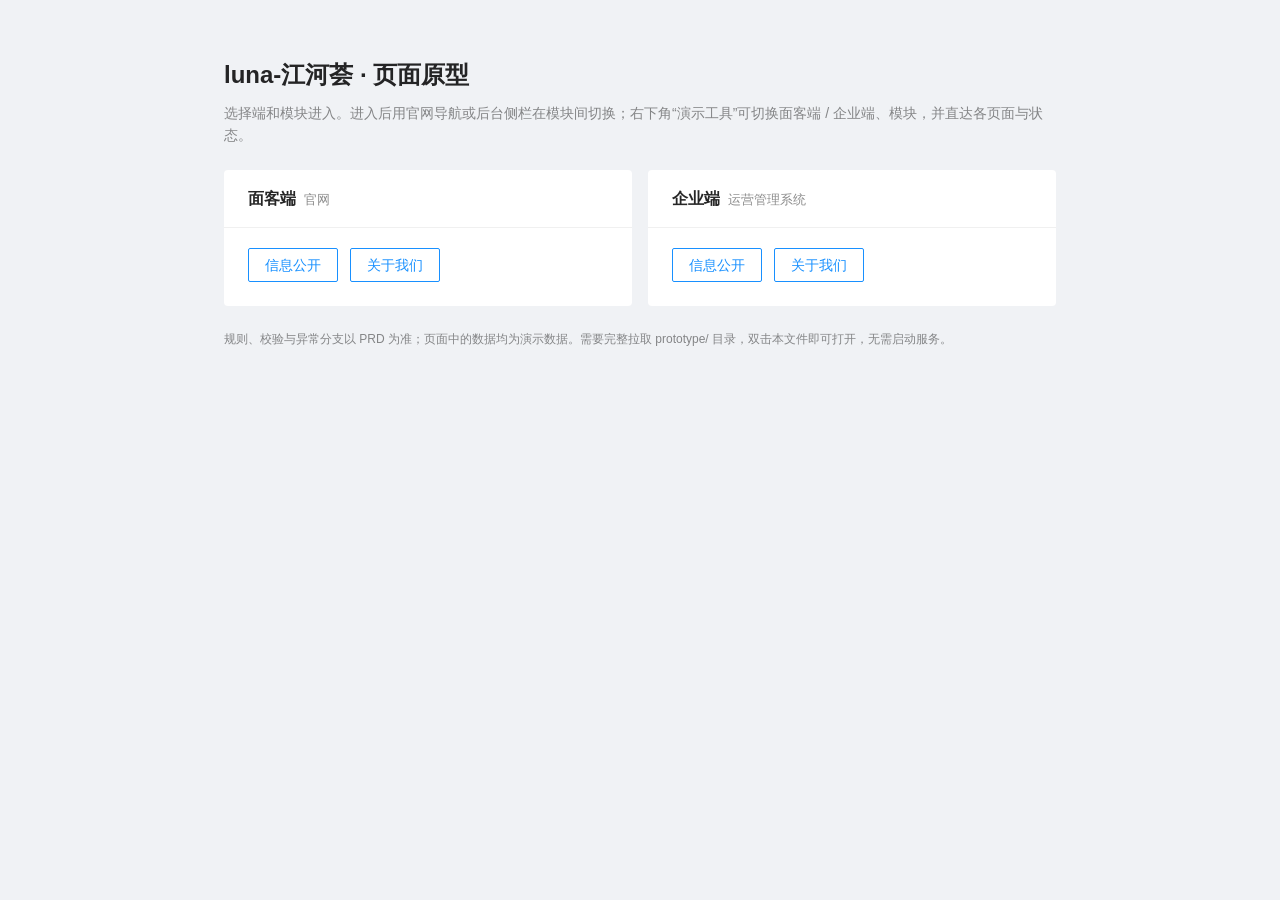
<file: prototype/index.html>
<!DOCTYPE html>
<html lang="zh-CN">
<head>
<meta charset="UTF-8">
<meta name="viewport" content="width=device-width, initial-scale=1.0">
<title>luna-江河荟 · 页面原型入口</title>
<style>
/* 仅入口页使用（评审工具），不进入模块附件 */
:root {
  --entry-bg: #f0f2f5;
  --entry-surface: #ffffff;
  --entry-text: rgba(0, 0, 0, .85);
  --entry-text-2: rgba(0, 0, 0, .45);
  --entry-line: #f0f0f0;
  --entry-primary: #1890ff;
  --entry-primary-soft: #e6f7ff;
  --entry-font: -apple-system, BlinkMacSystemFont, "Segoe UI", "PingFang SC", "Hiragino Sans GB", "Microsoft YaHei", "Helvetica Neue", Arial, sans-serif;
}
* { box-sizing: border-box; }
body { margin: 0; background: var(--entry-bg); color: var(--entry-text); font-family: var(--entry-font); font-size: 14px; line-height: 1.5715; }
.entry { max-width: 880px; margin: 0 auto; padding: 56px 24px; }
.entry h1 { margin: 0 0 8px; font-size: 24px; font-weight: 600; }
.entry > p { margin: 0 0 24px; color: var(--entry-text-2); }
#ends { display: grid; grid-template-columns: repeat(auto-fit, minmax(320px, 1fr)); gap: 16px; }
.entry-end { background: var(--entry-surface); border-radius: 4px; }
.entry-end h2 { display: flex; align-items: baseline; gap: 8px; margin: 0; padding: 16px 24px; border-bottom: 1px solid var(--entry-line); font-size: 16px; font-weight: 600; }
.entry-end h2 small { font-size: 13px; font-weight: 400; color: var(--entry-text-2); }
.entry-mods { display: flex; flex-wrap: wrap; gap: 12px; padding: 20px 24px 24px; }
.entry-mods a { padding: 5px 16px; border: 1px solid var(--entry-primary); border-radius: 2px; color: var(--entry-primary); text-decoration: none; }
.entry-mods a:hover { background: var(--entry-primary-soft); }
.entry-mods a:focus-visible { outline: 2px solid var(--entry-primary); outline-offset: 2px; }
.entry .foot { margin-top: 24px; font-size: 12px; }
</style>
</head>
<body>
<main class="entry">
  <h1>luna-江河荟 · 页面原型</h1>
  <p>选择端和模块进入。进入后用官网导航或后台侧栏在模块间切换；右下角“演示工具”可切换面客端 / 企业端、模块，并直达各页面与状态。</p>
  <div id="ends"></div>
  <p class="foot">规则、校验与异常分支以 PRD 为准；页面中的数据均为演示数据。需要完整拉取 prototype/ 目录，双击本文件即可打开，无需启动服务。</p>
</main>
<script src="_shared/navigation.js"></script>
<script>
document.addEventListener('DOMContentLoaded', function () { LUNA.renderEntry(document.getElementById('ends')); });
</script>
</body>
</html>
</file>
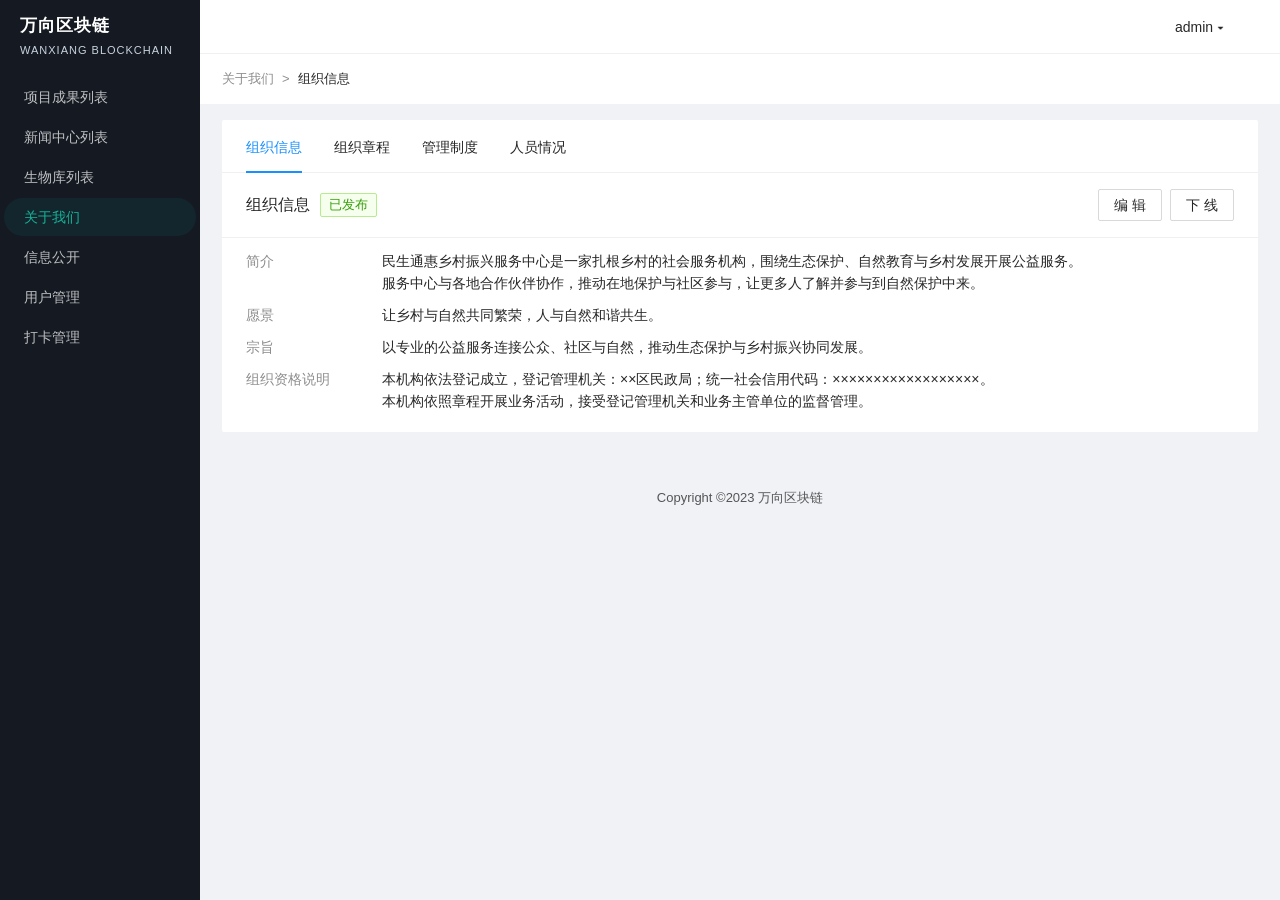
<file: prototype/about-us/luna-about-us-admin.html>
<!DOCTYPE html>
<html lang="zh-CN">
<head>
<meta charset="utf-8">
<meta name="viewport" content="width=device-width, initial-scale=1">
<title>关于我们 · 运营管理系统</title>
<style>
:root{
  --font:-apple-system,BlinkMacSystemFont,"Segoe UI","PingFang SC","Microsoft YaHei","WenQuanYi Micro Hei","Helvetica Neue",Arial,sans-serif;
  --primary:#1890ff;
  --primary-hover:#40a9ff;
  --primary-soft:#e6f7ff;
  --sider:#151a22;
  --sider-sub:#0f141b;
  --sider-active:#14262d;
  --sider-active-ink:#13b59a;
  --sider-ink:rgba(255,255,255,.72);
  --sider-foot:#002140;
  --brand-ink:#c9d3df;
  --brand-mark:#3d8fd8;
  --bg:#f0f2f5;
  --card:#ffffff;
  --ink:rgba(0,0,0,.85);
  --ink-2:rgba(0,0,0,.65);
  --ink-3:rgba(0,0,0,.45);
  --ink-4:rgba(0,0,0,.25);
  --border:#d9d9d9;
  --divider:#f0f0f0;
  --head:#fafafa;
  --grp:#f7f9fb;
  --danger:#ff4d4f;
  --warn-ink:#d48806;
  --warn-line:#ffe58f;
  --warn-soft:#fffbe6;
  --ok-ink:#389e0d;
  --ok-line:#b7eb8f;
  --ok-soft:#f6ffed;
  --shadow:0 6px 16px rgba(0,0,0,.08),0 3px 6px -4px rgba(0,0,0,.12),0 9px 28px 8px rgba(0,0,0,.05);
  --focus:#1677ff;--av-bg:#eaf5ec;--av-skin:#f2d3b8;--av-hair:#3b3b3b;--off-ink:#d46b08;--off-line:#ffd591;--off-soft:#fff7e6;--draft-ink:#595959;--draft-line:#d9d9d9;--draft-soft:#fafafa;--danger-hover:#ff7875;--mask:rgba(0,0,0,.45);
}
*{box-sizing:border-box}
html,body{margin:0}
body{font-family:var(--font);font-size:14px;line-height:1.5715;color:var(--ink);background:var(--bg)}
button,input,textarea,select{font:inherit;color:inherit}
:focus-visible{outline:2px solid var(--focus);outline-offset:2px}
[hidden]{display:none!important}
.app{display:flex;min-height:100vh;min-width:1280px}
.side{width:200px;flex:none;background:var(--sider);position:sticky;top:0;height:100vh;display:flex;flex-direction:column}
.brand{height:72px;display:flex;align-items:center;gap:8px;padding-left:30px}
.brand svg{width:36px;height:44px}
.brand div{font-size:12px;line-height:13px;letter-spacing:.5px;color:var(--brand-ink)}
.brand b{display:block;margin-top:2px;font-size:14px;font-weight:400;letter-spacing:3px}
.menu{list-style:none;margin:0;padding:4px 0;flex:1;overflow:auto}
.mi{display:flex;align-items:center;gap:10px;height:38px;margin:2px 4px;padding:0 20px;border-radius:19px;color:var(--sider-ink);text-decoration:none;cursor:pointer}
.mi svg{width:14px;height:14px;flex:none}
.mi:hover{color:#fff}
.mi.is-on{background:var(--sider-active);color:var(--sider-active-ink)}
.mi--parent{color:#fff}
.mi--parent .arr{margin-left:auto}
.sub{list-style:none;margin:0;padding:0;background:var(--sider-sub)}
.sub .mi{padding-left:44px}
.side__foot{height:48px;background:var(--sider-foot);display:flex;align-items:center;justify-content:flex-end;padding:0 20px;color:var(--sider-ink)}
.body{flex:1;min-width:0;display:flex;flex-direction:column}
.head{height:54px;background:var(--card);border-bottom:1px solid var(--divider);display:flex;align-items:center;justify-content:flex-end;padding:0 56px}
.crumb{height:50px;background:var(--card);display:flex;align-items:center;gap:8px;padding:0 22px;font-size:13px;color:var(--ink-3)}
.crumb a{color:var(--ink-3);text-decoration:none}
.crumb a:hover{color:var(--primary)}
.crumb b{font-weight:400;color:var(--ink)}
.main{flex:1;padding:16px 22px 24px}
.copy{text-align:center;color:var(--ink-2);font-size:13px;padding:16px 0 20px}
.card{background:var(--card);border-radius:2px;padding:24px 28px;margin-bottom:16px}
.ph{display:flex;align-items:center;gap:12px}
.ph h1{margin:0;font-size:16px;font-weight:500}
.ph .sp{flex:1}
.badge{display:inline-flex;align-items:center;gap:6px;padding:0 8px;border:1px solid;border-radius:2px;font-size:13px;line-height:22px;white-space:nowrap}
.badge::before{content:"";width:6px;height:6px;border-radius:50%;background:currentColor}
.badge--unpub{color:var(--warn-ink);border-color:var(--warn-line);background:var(--warn-soft)}
.badge--pub{color:var(--ok-ink);border-color:var(--ok-line);background:var(--ok-soft)}
.badge--off{color:var(--ink-2);border-color:var(--border);background:var(--divider)}
.btn{display:inline-flex;align-items:center;justify-content:center;gap:6px;height:32px;padding:4px 15px;border:1px solid var(--border);border-radius:2px;background:var(--card);color:var(--ink);font-size:14px;text-decoration:none;white-space:nowrap;cursor:pointer;transition:color .2s,border-color .2s,background-color .2s}
.btn:hover{color:var(--primary-hover);border-color:var(--primary-hover)}
.btn--pri{background:var(--primary);border-color:var(--primary);color:#fff}
.btn--pri:hover{background:var(--primary-hover);border-color:var(--primary-hover);color:#fff}
.lnk{background:none;border:0;padding:0;color:var(--primary);text-decoration:none;cursor:pointer;white-space:nowrap}
.lnk:hover{color:var(--primary-hover)}
.form{max-width:1160px;margin:0 auto;padding:8px 0}
.fi{display:grid;grid-template-columns:150px minmax(0,1fr);gap:0 12px;margin-bottom:24px}
.fl{text-align:right;line-height:32px}
.fl::after{content:"："}
.req{color:var(--danger);margin-right:4px;font-family:SimSun,sans-serif}
.inp,.ta{width:100%;border:1px solid var(--border);border-radius:2px;background:#fff;padding:4px 11px;line-height:22px}
.inp{height:32px}
.ta{min-height:96px;padding:6px 11px;resize:vertical}
.inp:hover,.ta:hover{border-color:var(--primary-hover)}
.inp:focus,.ta:focus{outline:none;border-color:var(--primary-hover);box-shadow:0 0 0 2px rgba(24,144,255,.2)}
.meta{display:flex;justify-content:space-between;margin-top:4px;font-size:13px;color:var(--ink-3)}
.radios{display:flex;gap:24px;height:32px;align-items:center}
.radios label{display:inline-flex;align-items:center;gap:8px;cursor:pointer}
.radios input{width:16px;height:16px;margin:0;accent-color:var(--primary)}
.upl{width:104px;height:104px;border:1px dashed var(--border);border-radius:2px;background:var(--head);display:flex;flex-direction:column;align-items:center;justify-content:center;gap:8px;color:var(--ink-2);cursor:pointer}
.upl:hover{border-color:var(--primary)}
.thumb{display:flex;align-items:flex-end;gap:16px}
.thumb__img{width:104px;height:104px;border:1px solid var(--border);border-radius:2px;padding:8px;background:#fff}
.thumb__img img{width:100%;height:100%;object-fit:contain;display:block}
.file{display:flex;align-items:center;gap:12px;max-width:560px;border:1px solid var(--border);border-radius:2px;padding:10px 12px;background:#fff}
.file svg{width:28px;height:34px;flex:none}
.file__n{flex:1;min-width:0}
.file__n b{display:block;font-weight:400;overflow:hidden;text-overflow:ellipsis;white-space:nowrap}
.file__n span{font-size:12px;color:var(--ink-3)}
.file .lnk{margin-left:12px}
.ft{display:flex;gap:8px;margin-left:162px}
.warn{margin:-8px 0 24px 162px;padding:8px 12px;background:var(--warn-soft);border:1px solid var(--warn-line);border-radius:2px;color:var(--warn-ink);font-size:13px}
.filters{display:grid;grid-template-columns:minmax(220px,1.4fr) 1fr 1fr;gap:16px 32px;align-items:center}
.fg{display:flex;align-items:center;gap:8px}
.fg label{white-space:nowrap}
.sel{width:100%;height:32px;border:1px solid var(--border);border-radius:2px;background:#fff;padding:0 8px}
.filters__acts{grid-column:1/-1;display:flex;justify-content:flex-end;gap:8px}
.toolbar{margin-bottom:16px}
table{width:100%;border-collapse:collapse;table-layout:fixed}
th{position:relative;text-align:left;font-weight:500;background:var(--head);padding:14px 16px;border-bottom:1px solid var(--divider)}
th+th::before{content:"";position:absolute;left:0;top:50%;transform:translateY(-50%);width:1px;height:1.6em;background:var(--divider)}
td{padding:14px 16px;border-bottom:1px solid var(--divider);vertical-align:middle;word-break:break-word}
tbody tr:not(.grp):hover td{background:var(--head)}
tr.grp td{background:var(--grp);padding:9px 16px;font-size:13px;font-weight:500;color:var(--ink-2)}
.av{width:40px;height:40px;border-radius:50%;object-fit:cover;display:block;border:1px solid var(--divider)}
.nil{color:var(--ink-4)}
.ellip{display:block;overflow:hidden;text-overflow:ellipsis;white-space:nowrap}
.ops{display:flex;flex-wrap:wrap;gap:4px 12px;align-items:center}
details.mv{position:relative}
details.mv summary{list-style:none;color:var(--primary);cursor:pointer}
details.mv summary::-webkit-details-marker{display:none}
details.mv div{position:absolute;top:100%;left:0;z-index:5;margin-top:4px;background:#fff;box-shadow:var(--shadow);border-radius:2px;padding:4px 0;min-width:88px}
details.mv div span{display:block;padding:6px 16px;cursor:pointer}
details.mv div span:hover{background:var(--head)}

/* 页面切换：隐藏单选框 + label，不依赖脚本与锚点 */
.sw{position:fixed;top:0;left:0;width:1px;height:1px;margin:0;opacity:0;pointer-events:none}
.sw--page{position:absolute}
.pg,.ov,.toast,.v{display:none}
label{cursor:pointer}
.toast{position:fixed;top:16px;left:50%;z-index:90;transform:translateX(-50%);align-items:center;gap:8px;padding:9px 16px;background:#fff;border-radius:2px;box-shadow:0 6px 16px rgba(0,0,0,.08),0 3px 6px -4px rgba(0,0,0,.12),0 9px 28px 8px rgba(0,0,0,.05);font-size:14px;color:rgba(0,0,0,.85);white-space:nowrap;pointer-events:none;animation:toast 2.6s ease forwards}
.toast i{width:16px;height:16px;border-radius:50%;display:grid;place-items:center;color:#fff;font-style:normal;font-size:11px;font-weight:700;background:#52c41a}
.toast--warn i{background:#faad14}
.toast--err i{background:#ff4d4f}
@keyframes toast{0%{opacity:0;transform:translate(-50%,-8px)}8%,80%{opacity:1;transform:translate(-50%,0)}100%{opacity:0;visibility:hidden}}
@media (prefers-reduced-motion:reduce){.toast{animation-duration:4s}}

.av{position:relative;overflow:hidden;border-radius:50%;background:var(--av-bg)}
.av::before{content:"";position:absolute;left:31%;top:20%;width:38%;height:38%;border-radius:50%;background:var(--av-skin);box-shadow:inset 0 10px 0 var(--av-hair)}
.av::after{content:"";position:absolute;left:15%;right:15%;bottom:-20%;height:48%;border-radius:50% 50% 0 0;background:var(--av-shirt)}
.av--0{--av-shirt:#68c18c}.av--1{--av-shirt:#5b8fb9}.av--2{--av-shirt:#8aa66b}.av--3{--av-shirt:#c9a46a}.av--4{--av-shirt:#7b9e89}.av--5{--av-shirt:#a3b6c9}

.brand{flex-direction:column;align-items:flex-start;justify-content:center;gap:2px;padding-left:20px}
.brand b{font-size:17px;font-weight:600;letter-spacing:1px;color:#fff;margin:0}
.brand small{font-size:11px;letter-spacing:1px;color:var(--brand-ink)}
.mi{cursor:default}
label.mi{cursor:pointer}
.badge--unpub{color:var(--draft-ink);border-color:var(--draft-line);background:var(--draft-soft)}
.badge--off{color:var(--off-ink);border-color:var(--off-line);background:var(--off-soft)}
.badge::before{display:none}
.v.badge{display:none}
.tabs{display:flex;gap:32px;padding:0 24px;border-bottom:1px solid var(--divider)}
.tabs label{position:relative;padding:16px 0 14px;color:var(--ink)}
.tabs label:hover{color:var(--primary)}
.tabs label.is-on{color:var(--primary)}
.tabs label.is-on::after{content:"";position:absolute;left:0;right:0;bottom:-1px;height:2px;background:var(--primary)}
.panel-card{background:var(--card);border-radius:2px;margin-bottom:16px}
.panel-card__bd{padding:16px 24px 24px}
.sum__hd{display:flex;align-items:center;gap:10px;padding:16px 24px;border-bottom:1px solid var(--divider)}
.sum__hd h2{margin:0;font-size:16px;font-weight:500}
.sum__hd .sp{flex:1}
.sum dl{margin:0;padding:12px 24px 20px;display:grid;grid-template-columns:120px minmax(0,1fr);gap:10px 16px}
.sum dt{color:var(--ink-3)}
.sum dd{margin:0;white-space:pre-line}
.lnk--danger{color:var(--danger)}
.lnk--danger:hover{color:var(--danger-hover)}
a.file-link{color:var(--primary);text-decoration:none}
.btn--danger{background:var(--danger);border-color:var(--danger);color:#fff}
.btn--danger:hover{background:var(--danger-hover);border-color:var(--danger-hover);color:#fff}
.ft{align-items:center}
.hint{margin-left:8px;font-size:13px;color:var(--warn-ink)}
.err{display:none;margin-top:4px;font-size:13px;color:var(--danger)}
.fi .inp:invalid:not(:placeholder-shown){border-color:var(--danger)}
.filebox{display:flex;align-items:center;gap:8px;max-width:620px;padding:6px 12px;background:var(--head);border-radius:2px}
.filebox span{color:var(--ink-3)}
.newtag{display:none;font-size:12px;color:var(--primary);background:var(--primary-soft);padding:0 6px;border-radius:2px}
.chk{position:fixed;top:0;left:0;opacity:0;width:1px;height:1px;pointer-events:none}
.chk:checked~.newtag{display:inline-block}
.radios .cat{width:16px;height:16px;margin:0;accent-color:var(--primary)}
.thumb .av{width:86px;height:86px}
.thumb__img{display:grid;place-items:center}
.upl-on{display:none}
.has:checked~.upl-off{display:none}
.has:checked~.upl-on{display:flex}
.av-cell .av{width:40px;height:40px;border:1px solid var(--divider)}
.ov{position:fixed;inset:0;z-index:80;background:var(--mask);align-items:flex-start;justify-content:center;padding-top:18vh}
.modal{width:420px;background:#fff;border-radius:2px;padding:32px 32px 24px;box-shadow:var(--shadow)}
.modal__hd{display:flex;gap:14px}
.modal__ic{width:22px;height:22px;border-radius:50%;flex:none;display:grid;place-items:center;color:#fff;font-weight:700;background:var(--warn-ink)}
.modal__t{margin:0 0 8px;font-size:16px;font-weight:500;line-height:22px}
.modal__c{color:var(--ink-2)}
.modal__ft{display:flex;justify-content:flex-end;gap:8px;margin-top:24px}
.filters{grid-template-columns:repeat(2,minmax(0,360px)) 1fr}
.filters__acts{grid-column:auto}
.warn{display:none;margin:-8px 0 24px 162px}
#P-org:checked~.shell .pg-org{display:block}#P-org-offconf:checked~.shell .pg-org{display:block}#P-org-saved:checked~.shell .pg-org{display:block}#P-org-edit:checked~.shell .pg-org-edit{display:block}#P-charter:checked~.shell .pg-charter{display:block}#P-charter-offconf:checked~.shell .pg-charter{display:block}#P-charter-saved:checked~.shell .pg-charter{display:block}#P-charter-edit:checked~.shell .pg-charter-edit{display:block}#P-rules-del-0:checked~.shell .pg-rules{display:block}#P-rule-0:checked~.shell .pg-rule-0{display:block}#P-rules-del-1:checked~.shell .pg-rules{display:block}#P-rule-1:checked~.shell .pg-rule-1{display:block}#P-rules-del-2:checked~.shell .pg-rules{display:block}#P-rule-2:checked~.shell .pg-rule-2{display:block}#P-rules-del-3:checked~.shell .pg-rules{display:block}#P-rule-3:checked~.shell .pg-rule-3{display:block}#P-rules-del-4:checked~.shell .pg-rules{display:block}#P-rule-4:checked~.shell .pg-rule-4{display:block}#P-rules-del-5:checked~.shell .pg-rules{display:block}#P-rule-5:checked~.shell .pg-rule-5{display:block}#P-rules:checked~.shell .pg-rules{display:block}#P-rules-warn:checked~.shell .pg-rules{display:block}#P-rules-saved:checked~.shell .pg-rules{display:block}#P-rules-addpub:checked~.shell .pg-rules{display:block}#P-rules-adddraft:checked~.shell .pg-rules{display:block}#P-rule-new:checked~.shell .pg-rule-new{display:block}#P-people-del-0:checked~.shell .pg-people{display:block}#P-person-0:checked~.shell .pg-person-0{display:block}#P-people-del-1:checked~.shell .pg-people{display:block}#P-person-1:checked~.shell .pg-person-1{display:block}#P-people-del-2:checked~.shell .pg-people{display:block}#P-person-2:checked~.shell .pg-person-2{display:block}#P-people-del-3:checked~.shell .pg-people{display:block}#P-person-3:checked~.shell .pg-person-3{display:block}#P-people-del-4:checked~.shell .pg-people{display:block}#P-person-4:checked~.shell .pg-person-4{display:block}#P-people-del-5:checked~.shell .pg-people{display:block}#P-person-5:checked~.shell .pg-person-5{display:block}#P-people-del-6:checked~.shell .pg-people{display:block}#P-person-6:checked~.shell .pg-person-6{display:block}#P-people-del-7:checked~.shell .pg-people{display:block}#P-person-7:checked~.shell .pg-person-7{display:block}#P-people-del-8:checked~.shell .pg-people{display:block}#P-person-8:checked~.shell .pg-person-8{display:block}#P-people-del-9:checked~.shell .pg-people{display:block}#P-person-9:checked~.shell .pg-person-9{display:block}#P-people-del-10:checked~.shell .pg-people{display:block}#P-person-10:checked~.shell .pg-person-10{display:block}#P-people-del-11:checked~.shell .pg-people{display:block}#P-person-11:checked~.shell .pg-person-11{display:block}#P-people-del-12:checked~.shell .pg-people{display:block}#P-person-12:checked~.shell .pg-person-12{display:block}#P-people-del-13:checked~.shell .pg-people{display:block}#P-person-13:checked~.shell .pg-person-13{display:block}#P-people-del-14:checked~.shell .pg-people{display:block}#P-person-14:checked~.shell .pg-person-14{display:block}#P-people-del-15:checked~.shell .pg-people{display:block}#P-person-15:checked~.shell .pg-person-15{display:block}#P-people-del-16:checked~.shell .pg-people{display:block}#P-person-16:checked~.shell .pg-person-16{display:block}#P-people-del-17:checked~.shell .pg-people{display:block}#P-person-17:checked~.shell .pg-person-17{display:block}#P-people-del-18:checked~.shell .pg-people{display:block}#P-person-18:checked~.shell .pg-person-18{display:block}#P-people:checked~.shell .pg-people{display:block}#P-people-warn:checked~.shell .pg-people{display:block}#P-people-saved:checked~.shell .pg-people{display:block}#P-people-addpub:checked~.shell .pg-people{display:block}#P-people-adddraft:checked~.shell .pg-people{display:block}#P-person-new:checked~.shell .pg-person-new{display:block}
.shell:has(#ORG-pub:checked) .v-ORG-pub{display:inline-flex}
.shell:has(#ORG-pub:checked) div.v-ORG-pub,.shell:has(#ORG-pub:checked) .toast.v-ORG-pub{display:flex}
.shell:has(#ORG-off:checked) .v-ORG-off{display:inline-flex}
.shell:has(#ORG-off:checked) div.v-ORG-off,.shell:has(#ORG-off:checked) .toast.v-ORG-off{display:flex}
.shell:has(#ORG-pubT:checked) .v-ORG-pubT{display:inline-flex}
.shell:has(#ORG-pubT:checked) div.v-ORG-pubT,.shell:has(#ORG-pubT:checked) .toast.v-ORG-pubT{display:flex}
.shell:has(#ORG-offT:checked) .v-ORG-offT{display:inline-flex}
.shell:has(#ORG-offT:checked) div.v-ORG-offT,.shell:has(#ORG-offT:checked) .toast.v-ORG-offT{display:flex}
.acts.v{gap:8px}
#P-org-offconf:checked~.shell .m-ORG{display:flex}
.shell:has(#ORG-off:checked) .m-ORG,.shell:has(#ORG-offT:checked) .m-ORG{display:none!important}
#P-org-saved:checked~.shell .t-org-saved{display:flex}
.f-org .bad{display:none}
.f-org:not(:has(.o-f:not(:placeholder-shown))) .ok{display:none}
.f-org:not(:has(.o-f:not(:placeholder-shown))) .bad{display:inline-flex}
.f-org:not(:has(.o-f:not(:placeholder-shown))):has(#sub-org-save:checked) .w-org-save{display:block}
.f-org:not(:has(.o-f:not(:placeholder-shown))):has(#sub-org-pub:checked) .w-org-pub{display:block}
.shell:has(#CH-pub:checked) .v-CH-pub{display:inline-flex}
.shell:has(#CH-pub:checked) div.v-CH-pub,.shell:has(#CH-pub:checked) .toast.v-CH-pub{display:flex}
.shell:has(#CH-off:checked) .v-CH-off{display:inline-flex}
.shell:has(#CH-off:checked) div.v-CH-off,.shell:has(#CH-off:checked) .toast.v-CH-off{display:flex}
.shell:has(#CH-pubT:checked) .v-CH-pubT{display:inline-flex}
.shell:has(#CH-pubT:checked) div.v-CH-pubT,.shell:has(#CH-pubT:checked) .toast.v-CH-pubT{display:flex}
.shell:has(#CH-offT:checked) .v-CH-offT{display:inline-flex}
.shell:has(#CH-offT:checked) div.v-CH-offT,.shell:has(#CH-offT:checked) .toast.v-CH-offT{display:flex}
.acts.v{gap:8px}
#P-charter-offconf:checked~.shell .m-CH{display:flex}
.shell:has(#CH-off:checked) .m-CH,.shell:has(#CH-offT:checked) .m-CH{display:none!important}
#P-charter-saved:checked~.shell .t-charter-saved{display:flex}
.tf .bad{display:none}
.tf:has(.t-in:invalid) .ok{display:none}
.tf:has(.t-in:invalid) .bad{display:inline-flex}
.tf:has(.sub:checked):has(.t-in:placeholder-shown) .e-empty{display:block}
.tf:has(.sub:checked):has(.t-in:invalid:not(:placeholder-shown)) .e-long{display:block}
.shell:has(#R0-unpub:checked) .v-R0-unpub{display:inline-flex}
.shell:has(#R0-unpub:checked) div.v-R0-unpub,.shell:has(#R0-unpub:checked) .toast.v-R0-unpub{display:flex}
.shell:has(#R0-pub:checked) .v-R0-pub{display:inline-flex}
.shell:has(#R0-pub:checked) div.v-R0-pub,.shell:has(#R0-pub:checked) .toast.v-R0-pub{display:flex}
.shell:has(#R0-off:checked) .v-R0-off{display:inline-flex}
.shell:has(#R0-off:checked) div.v-R0-off,.shell:has(#R0-off:checked) .toast.v-R0-off{display:flex}
.shell:has(#R0-pubT:checked) .v-R0-pubT{display:inline-flex}
.shell:has(#R0-pubT:checked) div.v-R0-pubT,.shell:has(#R0-pubT:checked) .toast.v-R0-pubT{display:flex}
.shell:has(#R0-offT:checked) .v-R0-offT{display:inline-flex}
.shell:has(#R0-offT:checked) div.v-R0-offT,.shell:has(#R0-offT:checked) .toast.v-R0-offT{display:flex}
.shell:has(#R0-del:checked) .v-R0-del{display:inline-flex}
.shell:has(#R0-del:checked) div.v-R0-del,.shell:has(#R0-del:checked) .toast.v-R0-del{display:flex}
.shell:has(#R0-del:checked) .row-R0{display:none}
#P-rules-del-0:checked~.shell .m-R0{display:flex}
.shell:has(#R0-del:checked) .m-R0{display:none!important}
#P-rules-del-0:checked~.shell:has(#R0-del:checked) .t-del-R0{display:flex}
.shell:has(#R1-unpub:checked) .v-R1-unpub{display:inline-flex}
.shell:has(#R1-unpub:checked) div.v-R1-unpub,.shell:has(#R1-unpub:checked) .toast.v-R1-unpub{display:flex}
.shell:has(#R1-pub:checked) .v-R1-pub{display:inline-flex}
.shell:has(#R1-pub:checked) div.v-R1-pub,.shell:has(#R1-pub:checked) .toast.v-R1-pub{display:flex}
.shell:has(#R1-off:checked) .v-R1-off{display:inline-flex}
.shell:has(#R1-off:checked) div.v-R1-off,.shell:has(#R1-off:checked) .toast.v-R1-off{display:flex}
.shell:has(#R1-pubT:checked) .v-R1-pubT{display:inline-flex}
.shell:has(#R1-pubT:checked) div.v-R1-pubT,.shell:has(#R1-pubT:checked) .toast.v-R1-pubT{display:flex}
.shell:has(#R1-offT:checked) .v-R1-offT{display:inline-flex}
.shell:has(#R1-offT:checked) div.v-R1-offT,.shell:has(#R1-offT:checked) .toast.v-R1-offT{display:flex}
.shell:has(#R1-del:checked) .v-R1-del{display:inline-flex}
.shell:has(#R1-del:checked) div.v-R1-del,.shell:has(#R1-del:checked) .toast.v-R1-del{display:flex}
.shell:has(#R1-del:checked) .row-R1{display:none}
#P-rules-del-1:checked~.shell .m-R1{display:flex}
.shell:has(#R1-del:checked) .m-R1{display:none!important}
#P-rules-del-1:checked~.shell:has(#R1-del:checked) .t-del-R1{display:flex}
.shell:has(#R2-unpub:checked) .v-R2-unpub{display:inline-flex}
.shell:has(#R2-unpub:checked) div.v-R2-unpub,.shell:has(#R2-unpub:checked) .toast.v-R2-unpub{display:flex}
.shell:has(#R2-pub:checked) .v-R2-pub{display:inline-flex}
.shell:has(#R2-pub:checked) div.v-R2-pub,.shell:has(#R2-pub:checked) .toast.v-R2-pub{display:flex}
.shell:has(#R2-off:checked) .v-R2-off{display:inline-flex}
.shell:has(#R2-off:checked) div.v-R2-off,.shell:has(#R2-off:checked) .toast.v-R2-off{display:flex}
.shell:has(#R2-pubT:checked) .v-R2-pubT{display:inline-flex}
.shell:has(#R2-pubT:checked) div.v-R2-pubT,.shell:has(#R2-pubT:checked) .toast.v-R2-pubT{display:flex}
.shell:has(#R2-offT:checked) .v-R2-offT{display:inline-flex}
.shell:has(#R2-offT:checked) div.v-R2-offT,.shell:has(#R2-offT:checked) .toast.v-R2-offT{display:flex}
.shell:has(#R2-del:checked) .v-R2-del{display:inline-flex}
.shell:has(#R2-del:checked) div.v-R2-del,.shell:has(#R2-del:checked) .toast.v-R2-del{display:flex}
.shell:has(#R2-del:checked) .row-R2{display:none}
#P-rules-del-2:checked~.shell .m-R2{display:flex}
.shell:has(#R2-del:checked) .m-R2{display:none!important}
#P-rules-del-2:checked~.shell:has(#R2-del:checked) .t-del-R2{display:flex}
.shell:has(#R3-unpub:checked) .v-R3-unpub{display:inline-flex}
.shell:has(#R3-unpub:checked) div.v-R3-unpub,.shell:has(#R3-unpub:checked) .toast.v-R3-unpub{display:flex}
.shell:has(#R3-pub:checked) .v-R3-pub{display:inline-flex}
.shell:has(#R3-pub:checked) div.v-R3-pub,.shell:has(#R3-pub:checked) .toast.v-R3-pub{display:flex}
.shell:has(#R3-off:checked) .v-R3-off{display:inline-flex}
.shell:has(#R3-off:checked) div.v-R3-off,.shell:has(#R3-off:checked) .toast.v-R3-off{display:flex}
.shell:has(#R3-pubT:checked) .v-R3-pubT{display:inline-flex}
.shell:has(#R3-pubT:checked) div.v-R3-pubT,.shell:has(#R3-pubT:checked) .toast.v-R3-pubT{display:flex}
.shell:has(#R3-offT:checked) .v-R3-offT{display:inline-flex}
.shell:has(#R3-offT:checked) div.v-R3-offT,.shell:has(#R3-offT:checked) .toast.v-R3-offT{display:flex}
.shell:has(#R3-del:checked) .v-R3-del{display:inline-flex}
.shell:has(#R3-del:checked) div.v-R3-del,.shell:has(#R3-del:checked) .toast.v-R3-del{display:flex}
.shell:has(#R3-del:checked) .row-R3{display:none}
#P-rules-del-3:checked~.shell .m-R3{display:flex}
.shell:has(#R3-del:checked) .m-R3{display:none!important}
#P-rules-del-3:checked~.shell:has(#R3-del:checked) .t-del-R3{display:flex}
.shell:has(#R4-unpub:checked) .v-R4-unpub{display:inline-flex}
.shell:has(#R4-unpub:checked) div.v-R4-unpub,.shell:has(#R4-unpub:checked) .toast.v-R4-unpub{display:flex}
.shell:has(#R4-pub:checked) .v-R4-pub{display:inline-flex}
.shell:has(#R4-pub:checked) div.v-R4-pub,.shell:has(#R4-pub:checked) .toast.v-R4-pub{display:flex}
.shell:has(#R4-off:checked) .v-R4-off{display:inline-flex}
.shell:has(#R4-off:checked) div.v-R4-off,.shell:has(#R4-off:checked) .toast.v-R4-off{display:flex}
.shell:has(#R4-pubT:checked) .v-R4-pubT{display:inline-flex}
.shell:has(#R4-pubT:checked) div.v-R4-pubT,.shell:has(#R4-pubT:checked) .toast.v-R4-pubT{display:flex}
.shell:has(#R4-offT:checked) .v-R4-offT{display:inline-flex}
.shell:has(#R4-offT:checked) div.v-R4-offT,.shell:has(#R4-offT:checked) .toast.v-R4-offT{display:flex}
.shell:has(#R4-del:checked) .v-R4-del{display:inline-flex}
.shell:has(#R4-del:checked) div.v-R4-del,.shell:has(#R4-del:checked) .toast.v-R4-del{display:flex}
.shell:has(#R4-del:checked) .row-R4{display:none}
#P-rules-del-4:checked~.shell .m-R4{display:flex}
.shell:has(#R4-del:checked) .m-R4{display:none!important}
#P-rules-del-4:checked~.shell:has(#R4-del:checked) .t-del-R4{display:flex}
.shell:has(#R5-unpub:checked) .v-R5-unpub{display:inline-flex}
.shell:has(#R5-unpub:checked) div.v-R5-unpub,.shell:has(#R5-unpub:checked) .toast.v-R5-unpub{display:flex}
.shell:has(#R5-pub:checked) .v-R5-pub{display:inline-flex}
.shell:has(#R5-pub:checked) div.v-R5-pub,.shell:has(#R5-pub:checked) .toast.v-R5-pub{display:flex}
.shell:has(#R5-off:checked) .v-R5-off{display:inline-flex}
.shell:has(#R5-off:checked) div.v-R5-off,.shell:has(#R5-off:checked) .toast.v-R5-off{display:flex}
.shell:has(#R5-pubT:checked) .v-R5-pubT{display:inline-flex}
.shell:has(#R5-pubT:checked) div.v-R5-pubT,.shell:has(#R5-pubT:checked) .toast.v-R5-pubT{display:flex}
.shell:has(#R5-offT:checked) .v-R5-offT{display:inline-flex}
.shell:has(#R5-offT:checked) div.v-R5-offT,.shell:has(#R5-offT:checked) .toast.v-R5-offT{display:flex}
.shell:has(#R5-del:checked) .v-R5-del{display:inline-flex}
.shell:has(#R5-del:checked) div.v-R5-del,.shell:has(#R5-del:checked) .toast.v-R5-del{display:flex}
.shell:has(#R5-del:checked) .row-R5{display:none}
#P-rules-del-5:checked~.shell .m-R5{display:flex}
.shell:has(#R5-del:checked) .m-R5{display:none!important}
#P-rules-del-5:checked~.shell:has(#R5-del:checked) .t-del-R5{display:flex}
#P-rules-warn:checked~.shell .t-rules-warn{display:flex}
#P-rules-saved:checked~.shell .t-rules-saved{display:flex}
#P-rules-addpub:checked~.shell .t-rules-addpub{display:flex}
#P-rules-adddraft:checked~.shell .t-rules-adddraft{display:flex}
.f-rnew:has(.has:not(:checked)) .ok{display:none}
.f-rnew:has(.has:not(:checked)) .bad{display:inline-flex}
.f-rnew:has(.sub:checked):has(.has:not(:checked)) .e-file{display:block}
.pf .bad{display:none}
.pf:not(:has(.cat:checked)) .f-photo,.pf:not(:has(.cat:checked)) .f-role,.pf:not(:has(.cat:checked)) .f-edu{display:none}
.pf:has(.c-vol:checked) .f-photo,.pf:has(.c-vol:checked) .f-role,.pf:has(.c-vol:checked) .f-edu,.pf:has(.c-staff:checked) .f-edu{display:none}
.pf:has(.c-board:checked) .wc-board,.pf:has(.c-sup:checked) .wc-sup,.pf:has(.c-staff:checked) .wc-staff,.pf:has(.c-vol:checked) .wc-vol{display:block}
.pf:not(:has(.cat:checked)) .ok,.pf:has(.n-in:invalid) .ok,.pf:has(.cat:checked:not(.c-vol)):has(.r-in:invalid) .ok,.pf:has(.cat:checked:not(.c-vol)):has(.has:not(:checked)) .ok{display:none}
.pf:not(:has(.cat:checked)) .bad,.pf:has(.n-in:invalid) .bad,.pf:has(.cat:checked:not(.c-vol)):has(.r-in:invalid) .bad,.pf:has(.cat:checked:not(.c-vol)):has(.has:not(:checked)) .bad{display:inline-flex}
.pf:has(.sub:checked):not(:has(.cat:checked)) .e-cat{display:block}
.pf:has(.sub:checked):has(.n-in:placeholder-shown) .e-n-empty{display:block}
.pf:has(.sub:checked):has(.n-in:invalid:not(:placeholder-shown)) .e-n-long{display:block}
.pf:has(.sub:checked):has(.cat:checked:not(.c-vol)):has(.r-in:placeholder-shown) .e-r-empty{display:block}
.pf:has(.sub:checked):has(.cat:checked:not(.c-vol)):has(.r-in:invalid:not(:placeholder-shown)) .e-r-long{display:block}
.pf:has(.sub:checked):has(.cat:checked:not(.c-vol)):has(.has:not(:checked)) .e-photo{display:block}
.shell:has(#M0-unpub:checked) .v-M0-unpub{display:inline-flex}
.shell:has(#M0-unpub:checked) div.v-M0-unpub,.shell:has(#M0-unpub:checked) .toast.v-M0-unpub{display:flex}
.shell:has(#M0-pub:checked) .v-M0-pub{display:inline-flex}
.shell:has(#M0-pub:checked) div.v-M0-pub,.shell:has(#M0-pub:checked) .toast.v-M0-pub{display:flex}
.shell:has(#M0-off:checked) .v-M0-off{display:inline-flex}
.shell:has(#M0-off:checked) div.v-M0-off,.shell:has(#M0-off:checked) .toast.v-M0-off{display:flex}
.shell:has(#M0-pubT:checked) .v-M0-pubT{display:inline-flex}
.shell:has(#M0-pubT:checked) div.v-M0-pubT,.shell:has(#M0-pubT:checked) .toast.v-M0-pubT{display:flex}
.shell:has(#M0-offT:checked) .v-M0-offT{display:inline-flex}
.shell:has(#M0-offT:checked) div.v-M0-offT,.shell:has(#M0-offT:checked) .toast.v-M0-offT{display:flex}
.shell:has(#M0-del:checked) .v-M0-del{display:inline-flex}
.shell:has(#M0-del:checked) div.v-M0-del,.shell:has(#M0-del:checked) .toast.v-M0-del{display:flex}
.shell:has(#M0-del:checked) .row-M0{display:none}
#P-people-del-0:checked~.shell .m-M0{display:flex}
.shell:has(#M0-del:checked) .m-M0{display:none!important}
#P-people-del-0:checked~.shell:has(#M0-del:checked) .t-del-M0{display:flex}
.shell:has(#M1-unpub:checked) .v-M1-unpub{display:inline-flex}
.shell:has(#M1-unpub:checked) div.v-M1-unpub,.shell:has(#M1-unpub:checked) .toast.v-M1-unpub{display:flex}
.shell:has(#M1-pub:checked) .v-M1-pub{display:inline-flex}
.shell:has(#M1-pub:checked) div.v-M1-pub,.shell:has(#M1-pub:checked) .toast.v-M1-pub{display:flex}
.shell:has(#M1-off:checked) .v-M1-off{display:inline-flex}
.shell:has(#M1-off:checked) div.v-M1-off,.shell:has(#M1-off:checked) .toast.v-M1-off{display:flex}
.shell:has(#M1-pubT:checked) .v-M1-pubT{display:inline-flex}
.shell:has(#M1-pubT:checked) div.v-M1-pubT,.shell:has(#M1-pubT:checked) .toast.v-M1-pubT{display:flex}
.shell:has(#M1-offT:checked) .v-M1-offT{display:inline-flex}
.shell:has(#M1-offT:checked) div.v-M1-offT,.shell:has(#M1-offT:checked) .toast.v-M1-offT{display:flex}
.shell:has(#M1-del:checked) .v-M1-del{display:inline-flex}
.shell:has(#M1-del:checked) div.v-M1-del,.shell:has(#M1-del:checked) .toast.v-M1-del{display:flex}
.shell:has(#M1-del:checked) .row-M1{display:none}
#P-people-del-1:checked~.shell .m-M1{display:flex}
.shell:has(#M1-del:checked) .m-M1{display:none!important}
#P-people-del-1:checked~.shell:has(#M1-del:checked) .t-del-M1{display:flex}
.shell:has(#M2-unpub:checked) .v-M2-unpub{display:inline-flex}
.shell:has(#M2-unpub:checked) div.v-M2-unpub,.shell:has(#M2-unpub:checked) .toast.v-M2-unpub{display:flex}
.shell:has(#M2-pub:checked) .v-M2-pub{display:inline-flex}
.shell:has(#M2-pub:checked) div.v-M2-pub,.shell:has(#M2-pub:checked) .toast.v-M2-pub{display:flex}
.shell:has(#M2-off:checked) .v-M2-off{display:inline-flex}
.shell:has(#M2-off:checked) div.v-M2-off,.shell:has(#M2-off:checked) .toast.v-M2-off{display:flex}
.shell:has(#M2-pubT:checked) .v-M2-pubT{display:inline-flex}
.shell:has(#M2-pubT:checked) div.v-M2-pubT,.shell:has(#M2-pubT:checked) .toast.v-M2-pubT{display:flex}
.shell:has(#M2-offT:checked) .v-M2-offT{display:inline-flex}
.shell:has(#M2-offT:checked) div.v-M2-offT,.shell:has(#M2-offT:checked) .toast.v-M2-offT{display:flex}
.shell:has(#M2-del:checked) .v-M2-del{display:inline-flex}
.shell:has(#M2-del:checked) div.v-M2-del,.shell:has(#M2-del:checked) .toast.v-M2-del{display:flex}
.shell:has(#M2-del:checked) .row-M2{display:none}
#P-people-del-2:checked~.shell .m-M2{display:flex}
.shell:has(#M2-del:checked) .m-M2{display:none!important}
#P-people-del-2:checked~.shell:has(#M2-del:checked) .t-del-M2{display:flex}
.shell:has(#M3-unpub:checked) .v-M3-unpub{display:inline-flex}
.shell:has(#M3-unpub:checked) div.v-M3-unpub,.shell:has(#M3-unpub:checked) .toast.v-M3-unpub{display:flex}
.shell:has(#M3-pub:checked) .v-M3-pub{display:inline-flex}
.shell:has(#M3-pub:checked) div.v-M3-pub,.shell:has(#M3-pub:checked) .toast.v-M3-pub{display:flex}
.shell:has(#M3-off:checked) .v-M3-off{display:inline-flex}
.shell:has(#M3-off:checked) div.v-M3-off,.shell:has(#M3-off:checked) .toast.v-M3-off{display:flex}
.shell:has(#M3-pubT:checked) .v-M3-pubT{display:inline-flex}
.shell:has(#M3-pubT:checked) div.v-M3-pubT,.shell:has(#M3-pubT:checked) .toast.v-M3-pubT{display:flex}
.shell:has(#M3-offT:checked) .v-M3-offT{display:inline-flex}
.shell:has(#M3-offT:checked) div.v-M3-offT,.shell:has(#M3-offT:checked) .toast.v-M3-offT{display:flex}
.shell:has(#M3-del:checked) .v-M3-del{display:inline-flex}
.shell:has(#M3-del:checked) div.v-M3-del,.shell:has(#M3-del:checked) .toast.v-M3-del{display:flex}
.shell:has(#M3-del:checked) .row-M3{display:none}
#P-people-del-3:checked~.shell .m-M3{display:flex}
.shell:has(#M3-del:checked) .m-M3{display:none!important}
#P-people-del-3:checked~.shell:has(#M3-del:checked) .t-del-M3{display:flex}
.shell:has(#M4-unpub:checked) .v-M4-unpub{display:inline-flex}
.shell:has(#M4-unpub:checked) div.v-M4-unpub,.shell:has(#M4-unpub:checked) .toast.v-M4-unpub{display:flex}
.shell:has(#M4-pub:checked) .v-M4-pub{display:inline-flex}
.shell:has(#M4-pub:checked) div.v-M4-pub,.shell:has(#M4-pub:checked) .toast.v-M4-pub{display:flex}
.shell:has(#M4-off:checked) .v-M4-off{display:inline-flex}
.shell:has(#M4-off:checked) div.v-M4-off,.shell:has(#M4-off:checked) .toast.v-M4-off{display:flex}
.shell:has(#M4-pubT:checked) .v-M4-pubT{display:inline-flex}
.shell:has(#M4-pubT:checked) div.v-M4-pubT,.shell:has(#M4-pubT:checked) .toast.v-M4-pubT{display:flex}
.shell:has(#M4-offT:checked) .v-M4-offT{display:inline-flex}
.shell:has(#M4-offT:checked) div.v-M4-offT,.shell:has(#M4-offT:checked) .toast.v-M4-offT{display:flex}
.shell:has(#M4-del:checked) .v-M4-del{display:inline-flex}
.shell:has(#M4-del:checked) div.v-M4-del,.shell:has(#M4-del:checked) .toast.v-M4-del{display:flex}
.shell:has(#M4-del:checked) .row-M4{display:none}
#P-people-del-4:checked~.shell .m-M4{display:flex}
.shell:has(#M4-del:checked) .m-M4{display:none!important}
#P-people-del-4:checked~.shell:has(#M4-del:checked) .t-del-M4{display:flex}
.shell:has(#M5-unpub:checked) .v-M5-unpub{display:inline-flex}
.shell:has(#M5-unpub:checked) div.v-M5-unpub,.shell:has(#M5-unpub:checked) .toast.v-M5-unpub{display:flex}
.shell:has(#M5-pub:checked) .v-M5-pub{display:inline-flex}
.shell:has(#M5-pub:checked) div.v-M5-pub,.shell:has(#M5-pub:checked) .toast.v-M5-pub{display:flex}
.shell:has(#M5-off:checked) .v-M5-off{display:inline-flex}
.shell:has(#M5-off:checked) div.v-M5-off,.shell:has(#M5-off:checked) .toast.v-M5-off{display:flex}
.shell:has(#M5-pubT:checked) .v-M5-pubT{display:inline-flex}
.shell:has(#M5-pubT:checked) div.v-M5-pubT,.shell:has(#M5-pubT:checked) .toast.v-M5-pubT{display:flex}
.shell:has(#M5-offT:checked) .v-M5-offT{display:inline-flex}
.shell:has(#M5-offT:checked) div.v-M5-offT,.shell:has(#M5-offT:checked) .toast.v-M5-offT{display:flex}
.shell:has(#M5-del:checked) .v-M5-del{display:inline-flex}
.shell:has(#M5-del:checked) div.v-M5-del,.shell:has(#M5-del:checked) .toast.v-M5-del{display:flex}
.shell:has(#M5-del:checked) .row-M5{display:none}
#P-people-del-5:checked~.shell .m-M5{display:flex}
.shell:has(#M5-del:checked) .m-M5{display:none!important}
#P-people-del-5:checked~.shell:has(#M5-del:checked) .t-del-M5{display:flex}
.shell:has(#M6-unpub:checked) .v-M6-unpub{display:inline-flex}
.shell:has(#M6-unpub:checked) div.v-M6-unpub,.shell:has(#M6-unpub:checked) .toast.v-M6-unpub{display:flex}
.shell:has(#M6-pub:checked) .v-M6-pub{display:inline-flex}
.shell:has(#M6-pub:checked) div.v-M6-pub,.shell:has(#M6-pub:checked) .toast.v-M6-pub{display:flex}
.shell:has(#M6-off:checked) .v-M6-off{display:inline-flex}
.shell:has(#M6-off:checked) div.v-M6-off,.shell:has(#M6-off:checked) .toast.v-M6-off{display:flex}
.shell:has(#M6-pubT:checked) .v-M6-pubT{display:inline-flex}
.shell:has(#M6-pubT:checked) div.v-M6-pubT,.shell:has(#M6-pubT:checked) .toast.v-M6-pubT{display:flex}
.shell:has(#M6-offT:checked) .v-M6-offT{display:inline-flex}
.shell:has(#M6-offT:checked) div.v-M6-offT,.shell:has(#M6-offT:checked) .toast.v-M6-offT{display:flex}
.shell:has(#M6-del:checked) .v-M6-del{display:inline-flex}
.shell:has(#M6-del:checked) div.v-M6-del,.shell:has(#M6-del:checked) .toast.v-M6-del{display:flex}
.shell:has(#M6-del:checked) .row-M6{display:none}
#P-people-del-6:checked~.shell .m-M6{display:flex}
.shell:has(#M6-del:checked) .m-M6{display:none!important}
#P-people-del-6:checked~.shell:has(#M6-del:checked) .t-del-M6{display:flex}
.shell:has(#M7-unpub:checked) .v-M7-unpub{display:inline-flex}
.shell:has(#M7-unpub:checked) div.v-M7-unpub,.shell:has(#M7-unpub:checked) .toast.v-M7-unpub{display:flex}
.shell:has(#M7-pub:checked) .v-M7-pub{display:inline-flex}
.shell:has(#M7-pub:checked) div.v-M7-pub,.shell:has(#M7-pub:checked) .toast.v-M7-pub{display:flex}
.shell:has(#M7-off:checked) .v-M7-off{display:inline-flex}
.shell:has(#M7-off:checked) div.v-M7-off,.shell:has(#M7-off:checked) .toast.v-M7-off{display:flex}
.shell:has(#M7-pubT:checked) .v-M7-pubT{display:inline-flex}
.shell:has(#M7-pubT:checked) div.v-M7-pubT,.shell:has(#M7-pubT:checked) .toast.v-M7-pubT{display:flex}
.shell:has(#M7-offT:checked) .v-M7-offT{display:inline-flex}
.shell:has(#M7-offT:checked) div.v-M7-offT,.shell:has(#M7-offT:checked) .toast.v-M7-offT{display:flex}
.shell:has(#M7-del:checked) .v-M7-del{display:inline-flex}
.shell:has(#M7-del:checked) div.v-M7-del,.shell:has(#M7-del:checked) .toast.v-M7-del{display:flex}
.shell:has(#M7-del:checked) .row-M7{display:none}
#P-people-del-7:checked~.shell .m-M7{display:flex}
.shell:has(#M7-del:checked) .m-M7{display:none!important}
#P-people-del-7:checked~.shell:has(#M7-del:checked) .t-del-M7{display:flex}
.shell:has(#M8-unpub:checked) .v-M8-unpub{display:inline-flex}
.shell:has(#M8-unpub:checked) div.v-M8-unpub,.shell:has(#M8-unpub:checked) .toast.v-M8-unpub{display:flex}
.shell:has(#M8-pub:checked) .v-M8-pub{display:inline-flex}
.shell:has(#M8-pub:checked) div.v-M8-pub,.shell:has(#M8-pub:checked) .toast.v-M8-pub{display:flex}
.shell:has(#M8-off:checked) .v-M8-off{display:inline-flex}
.shell:has(#M8-off:checked) div.v-M8-off,.shell:has(#M8-off:checked) .toast.v-M8-off{display:flex}
.shell:has(#M8-pubT:checked) .v-M8-pubT{display:inline-flex}
.shell:has(#M8-pubT:checked) div.v-M8-pubT,.shell:has(#M8-pubT:checked) .toast.v-M8-pubT{display:flex}
.shell:has(#M8-offT:checked) .v-M8-offT{display:inline-flex}
.shell:has(#M8-offT:checked) div.v-M8-offT,.shell:has(#M8-offT:checked) .toast.v-M8-offT{display:flex}
.shell:has(#M8-del:checked) .v-M8-del{display:inline-flex}
.shell:has(#M8-del:checked) div.v-M8-del,.shell:has(#M8-del:checked) .toast.v-M8-del{display:flex}
.shell:has(#M8-del:checked) .row-M8{display:none}
#P-people-del-8:checked~.shell .m-M8{display:flex}
.shell:has(#M8-del:checked) .m-M8{display:none!important}
#P-people-del-8:checked~.shell:has(#M8-del:checked) .t-del-M8{display:flex}
.shell:has(#M9-unpub:checked) .v-M9-unpub{display:inline-flex}
.shell:has(#M9-unpub:checked) div.v-M9-unpub,.shell:has(#M9-unpub:checked) .toast.v-M9-unpub{display:flex}
.shell:has(#M9-pub:checked) .v-M9-pub{display:inline-flex}
.shell:has(#M9-pub:checked) div.v-M9-pub,.shell:has(#M9-pub:checked) .toast.v-M9-pub{display:flex}
.shell:has(#M9-off:checked) .v-M9-off{display:inline-flex}
.shell:has(#M9-off:checked) div.v-M9-off,.shell:has(#M9-off:checked) .toast.v-M9-off{display:flex}
.shell:has(#M9-pubT:checked) .v-M9-pubT{display:inline-flex}
.shell:has(#M9-pubT:checked) div.v-M9-pubT,.shell:has(#M9-pubT:checked) .toast.v-M9-pubT{display:flex}
.shell:has(#M9-offT:checked) .v-M9-offT{display:inline-flex}
.shell:has(#M9-offT:checked) div.v-M9-offT,.shell:has(#M9-offT:checked) .toast.v-M9-offT{display:flex}
.shell:has(#M9-del:checked) .v-M9-del{display:inline-flex}
.shell:has(#M9-del:checked) div.v-M9-del,.shell:has(#M9-del:checked) .toast.v-M9-del{display:flex}
.shell:has(#M9-del:checked) .row-M9{display:none}
#P-people-del-9:checked~.shell .m-M9{display:flex}
.shell:has(#M9-del:checked) .m-M9{display:none!important}
#P-people-del-9:checked~.shell:has(#M9-del:checked) .t-del-M9{display:flex}
.shell:has(#M10-unpub:checked) .v-M10-unpub{display:inline-flex}
.shell:has(#M10-unpub:checked) div.v-M10-unpub,.shell:has(#M10-unpub:checked) .toast.v-M10-unpub{display:flex}
.shell:has(#M10-pub:checked) .v-M10-pub{display:inline-flex}
.shell:has(#M10-pub:checked) div.v-M10-pub,.shell:has(#M10-pub:checked) .toast.v-M10-pub{display:flex}
.shell:has(#M10-off:checked) .v-M10-off{display:inline-flex}
.shell:has(#M10-off:checked) div.v-M10-off,.shell:has(#M10-off:checked) .toast.v-M10-off{display:flex}
.shell:has(#M10-pubT:checked) .v-M10-pubT{display:inline-flex}
.shell:has(#M10-pubT:checked) div.v-M10-pubT,.shell:has(#M10-pubT:checked) .toast.v-M10-pubT{display:flex}
.shell:has(#M10-offT:checked) .v-M10-offT{display:inline-flex}
.shell:has(#M10-offT:checked) div.v-M10-offT,.shell:has(#M10-offT:checked) .toast.v-M10-offT{display:flex}
.shell:has(#M10-del:checked) .v-M10-del{display:inline-flex}
.shell:has(#M10-del:checked) div.v-M10-del,.shell:has(#M10-del:checked) .toast.v-M10-del{display:flex}
.shell:has(#M10-del:checked) .row-M10{display:none}
#P-people-del-10:checked~.shell .m-M10{display:flex}
.shell:has(#M10-del:checked) .m-M10{display:none!important}
#P-people-del-10:checked~.shell:has(#M10-del:checked) .t-del-M10{display:flex}
.shell:has(#M11-unpub:checked) .v-M11-unpub{display:inline-flex}
.shell:has(#M11-unpub:checked) div.v-M11-unpub,.shell:has(#M11-unpub:checked) .toast.v-M11-unpub{display:flex}
.shell:has(#M11-pub:checked) .v-M11-pub{display:inline-flex}
.shell:has(#M11-pub:checked) div.v-M11-pub,.shell:has(#M11-pub:checked) .toast.v-M11-pub{display:flex}
.shell:has(#M11-off:checked) .v-M11-off{display:inline-flex}
.shell:has(#M11-off:checked) div.v-M11-off,.shell:has(#M11-off:checked) .toast.v-M11-off{display:flex}
.shell:has(#M11-pubT:checked) .v-M11-pubT{display:inline-flex}
.shell:has(#M11-pubT:checked) div.v-M11-pubT,.shell:has(#M11-pubT:checked) .toast.v-M11-pubT{display:flex}
.shell:has(#M11-offT:checked) .v-M11-offT{display:inline-flex}
.shell:has(#M11-offT:checked) div.v-M11-offT,.shell:has(#M11-offT:checked) .toast.v-M11-offT{display:flex}
.shell:has(#M11-del:checked) .v-M11-del{display:inline-flex}
.shell:has(#M11-del:checked) div.v-M11-del,.shell:has(#M11-del:checked) .toast.v-M11-del{display:flex}
.shell:has(#M11-del:checked) .row-M11{display:none}
#P-people-del-11:checked~.shell .m-M11{display:flex}
.shell:has(#M11-del:checked) .m-M11{display:none!important}
#P-people-del-11:checked~.shell:has(#M11-del:checked) .t-del-M11{display:flex}
.shell:has(#M12-unpub:checked) .v-M12-unpub{display:inline-flex}
.shell:has(#M12-unpub:checked) div.v-M12-unpub,.shell:has(#M12-unpub:checked) .toast.v-M12-unpub{display:flex}
.shell:has(#M12-pub:checked) .v-M12-pub{display:inline-flex}
.shell:has(#M12-pub:checked) div.v-M12-pub,.shell:has(#M12-pub:checked) .toast.v-M12-pub{display:flex}
.shell:has(#M12-off:checked) .v-M12-off{display:inline-flex}
.shell:has(#M12-off:checked) div.v-M12-off,.shell:has(#M12-off:checked) .toast.v-M12-off{display:flex}
.shell:has(#M12-pubT:checked) .v-M12-pubT{display:inline-flex}
.shell:has(#M12-pubT:checked) div.v-M12-pubT,.shell:has(#M12-pubT:checked) .toast.v-M12-pubT{display:flex}
.shell:has(#M12-offT:checked) .v-M12-offT{display:inline-flex}
.shell:has(#M12-offT:checked) div.v-M12-offT,.shell:has(#M12-offT:checked) .toast.v-M12-offT{display:flex}
.shell:has(#M12-del:checked) .v-M12-del{display:inline-flex}
.shell:has(#M12-del:checked) div.v-M12-del,.shell:has(#M12-del:checked) .toast.v-M12-del{display:flex}
.shell:has(#M12-del:checked) .row-M12{display:none}
#P-people-del-12:checked~.shell .m-M12{display:flex}
.shell:has(#M12-del:checked) .m-M12{display:none!important}
#P-people-del-12:checked~.shell:has(#M12-del:checked) .t-del-M12{display:flex}
.shell:has(#M13-unpub:checked) .v-M13-unpub{display:inline-flex}
.shell:has(#M13-unpub:checked) div.v-M13-unpub,.shell:has(#M13-unpub:checked) .toast.v-M13-unpub{display:flex}
.shell:has(#M13-pub:checked) .v-M13-pub{display:inline-flex}
.shell:has(#M13-pub:checked) div.v-M13-pub,.shell:has(#M13-pub:checked) .toast.v-M13-pub{display:flex}
.shell:has(#M13-off:checked) .v-M13-off{display:inline-flex}
.shell:has(#M13-off:checked) div.v-M13-off,.shell:has(#M13-off:checked) .toast.v-M13-off{display:flex}
.shell:has(#M13-pubT:checked) .v-M13-pubT{display:inline-flex}
.shell:has(#M13-pubT:checked) div.v-M13-pubT,.shell:has(#M13-pubT:checked) .toast.v-M13-pubT{display:flex}
.shell:has(#M13-offT:checked) .v-M13-offT{display:inline-flex}
.shell:has(#M13-offT:checked) div.v-M13-offT,.shell:has(#M13-offT:checked) .toast.v-M13-offT{display:flex}
.shell:has(#M13-del:checked) .v-M13-del{display:inline-flex}
.shell:has(#M13-del:checked) div.v-M13-del,.shell:has(#M13-del:checked) .toast.v-M13-del{display:flex}
.shell:has(#M13-del:checked) .row-M13{display:none}
#P-people-del-13:checked~.shell .m-M13{display:flex}
.shell:has(#M13-del:checked) .m-M13{display:none!important}
#P-people-del-13:checked~.shell:has(#M13-del:checked) .t-del-M13{display:flex}
.shell:has(#M14-unpub:checked) .v-M14-unpub{display:inline-flex}
.shell:has(#M14-unpub:checked) div.v-M14-unpub,.shell:has(#M14-unpub:checked) .toast.v-M14-unpub{display:flex}
.shell:has(#M14-pub:checked) .v-M14-pub{display:inline-flex}
.shell:has(#M14-pub:checked) div.v-M14-pub,.shell:has(#M14-pub:checked) .toast.v-M14-pub{display:flex}
.shell:has(#M14-off:checked) .v-M14-off{display:inline-flex}
.shell:has(#M14-off:checked) div.v-M14-off,.shell:has(#M14-off:checked) .toast.v-M14-off{display:flex}
.shell:has(#M14-pubT:checked) .v-M14-pubT{display:inline-flex}
.shell:has(#M14-pubT:checked) div.v-M14-pubT,.shell:has(#M14-pubT:checked) .toast.v-M14-pubT{display:flex}
.shell:has(#M14-offT:checked) .v-M14-offT{display:inline-flex}
.shell:has(#M14-offT:checked) div.v-M14-offT,.shell:has(#M14-offT:checked) .toast.v-M14-offT{display:flex}
.shell:has(#M14-del:checked) .v-M14-del{display:inline-flex}
.shell:has(#M14-del:checked) div.v-M14-del,.shell:has(#M14-del:checked) .toast.v-M14-del{display:flex}
.shell:has(#M14-del:checked) .row-M14{display:none}
#P-people-del-14:checked~.shell .m-M14{display:flex}
.shell:has(#M14-del:checked) .m-M14{display:none!important}
#P-people-del-14:checked~.shell:has(#M14-del:checked) .t-del-M14{display:flex}
.shell:has(#M15-unpub:checked) .v-M15-unpub{display:inline-flex}
.shell:has(#M15-unpub:checked) div.v-M15-unpub,.shell:has(#M15-unpub:checked) .toast.v-M15-unpub{display:flex}
.shell:has(#M15-pub:checked) .v-M15-pub{display:inline-flex}
.shell:has(#M15-pub:checked) div.v-M15-pub,.shell:has(#M15-pub:checked) .toast.v-M15-pub{display:flex}
.shell:has(#M15-off:checked) .v-M15-off{display:inline-flex}
.shell:has(#M15-off:checked) div.v-M15-off,.shell:has(#M15-off:checked) .toast.v-M15-off{display:flex}
.shell:has(#M15-pubT:checked) .v-M15-pubT{display:inline-flex}
.shell:has(#M15-pubT:checked) div.v-M15-pubT,.shell:has(#M15-pubT:checked) .toast.v-M15-pubT{display:flex}
.shell:has(#M15-offT:checked) .v-M15-offT{display:inline-flex}
.shell:has(#M15-offT:checked) div.v-M15-offT,.shell:has(#M15-offT:checked) .toast.v-M15-offT{display:flex}
.shell:has(#M15-del:checked) .v-M15-del{display:inline-flex}
.shell:has(#M15-del:checked) div.v-M15-del,.shell:has(#M15-del:checked) .toast.v-M15-del{display:flex}
.shell:has(#M15-del:checked) .row-M15{display:none}
#P-people-del-15:checked~.shell .m-M15{display:flex}
.shell:has(#M15-del:checked) .m-M15{display:none!important}
#P-people-del-15:checked~.shell:has(#M15-del:checked) .t-del-M15{display:flex}
.shell:has(#M16-unpub:checked) .v-M16-unpub{display:inline-flex}
.shell:has(#M16-unpub:checked) div.v-M16-unpub,.shell:has(#M16-unpub:checked) .toast.v-M16-unpub{display:flex}
.shell:has(#M16-pub:checked) .v-M16-pub{display:inline-flex}
.shell:has(#M16-pub:checked) div.v-M16-pub,.shell:has(#M16-pub:checked) .toast.v-M16-pub{display:flex}
.shell:has(#M16-off:checked) .v-M16-off{display:inline-flex}
.shell:has(#M16-off:checked) div.v-M16-off,.shell:has(#M16-off:checked) .toast.v-M16-off{display:flex}
.shell:has(#M16-pubT:checked) .v-M16-pubT{display:inline-flex}
.shell:has(#M16-pubT:checked) div.v-M16-pubT,.shell:has(#M16-pubT:checked) .toast.v-M16-pubT{display:flex}
.shell:has(#M16-offT:checked) .v-M16-offT{display:inline-flex}
.shell:has(#M16-offT:checked) div.v-M16-offT,.shell:has(#M16-offT:checked) .toast.v-M16-offT{display:flex}
.shell:has(#M16-del:checked) .v-M16-del{display:inline-flex}
.shell:has(#M16-del:checked) div.v-M16-del,.shell:has(#M16-del:checked) .toast.v-M16-del{display:flex}
.shell:has(#M16-del:checked) .row-M16{display:none}
#P-people-del-16:checked~.shell .m-M16{display:flex}
.shell:has(#M16-del:checked) .m-M16{display:none!important}
#P-people-del-16:checked~.shell:has(#M16-del:checked) .t-del-M16{display:flex}
.shell:has(#M17-unpub:checked) .v-M17-unpub{display:inline-flex}
.shell:has(#M17-unpub:checked) div.v-M17-unpub,.shell:has(#M17-unpub:checked) .toast.v-M17-unpub{display:flex}
.shell:has(#M17-pub:checked) .v-M17-pub{display:inline-flex}
.shell:has(#M17-pub:checked) div.v-M17-pub,.shell:has(#M17-pub:checked) .toast.v-M17-pub{display:flex}
.shell:has(#M17-off:checked) .v-M17-off{display:inline-flex}
.shell:has(#M17-off:checked) div.v-M17-off,.shell:has(#M17-off:checked) .toast.v-M17-off{display:flex}
.shell:has(#M17-pubT:checked) .v-M17-pubT{display:inline-flex}
.shell:has(#M17-pubT:checked) div.v-M17-pubT,.shell:has(#M17-pubT:checked) .toast.v-M17-pubT{display:flex}
.shell:has(#M17-offT:checked) .v-M17-offT{display:inline-flex}
.shell:has(#M17-offT:checked) div.v-M17-offT,.shell:has(#M17-offT:checked) .toast.v-M17-offT{display:flex}
.shell:has(#M17-del:checked) .v-M17-del{display:inline-flex}
.shell:has(#M17-del:checked) div.v-M17-del,.shell:has(#M17-del:checked) .toast.v-M17-del{display:flex}
.shell:has(#M17-del:checked) .row-M17{display:none}
#P-people-del-17:checked~.shell .m-M17{display:flex}
.shell:has(#M17-del:checked) .m-M17{display:none!important}
#P-people-del-17:checked~.shell:has(#M17-del:checked) .t-del-M17{display:flex}
.shell:has(#M18-unpub:checked) .v-M18-unpub{display:inline-flex}
.shell:has(#M18-unpub:checked) div.v-M18-unpub,.shell:has(#M18-unpub:checked) .toast.v-M18-unpub{display:flex}
.shell:has(#M18-pub:checked) .v-M18-pub{display:inline-flex}
.shell:has(#M18-pub:checked) div.v-M18-pub,.shell:has(#M18-pub:checked) .toast.v-M18-pub{display:flex}
.shell:has(#M18-off:checked) .v-M18-off{display:inline-flex}
.shell:has(#M18-off:checked) div.v-M18-off,.shell:has(#M18-off:checked) .toast.v-M18-off{display:flex}
.shell:has(#M18-pubT:checked) .v-M18-pubT{display:inline-flex}
.shell:has(#M18-pubT:checked) div.v-M18-pubT,.shell:has(#M18-pubT:checked) .toast.v-M18-pubT{display:flex}
.shell:has(#M18-offT:checked) .v-M18-offT{display:inline-flex}
.shell:has(#M18-offT:checked) div.v-M18-offT,.shell:has(#M18-offT:checked) .toast.v-M18-offT{display:flex}
.shell:has(#M18-del:checked) .v-M18-del{display:inline-flex}
.shell:has(#M18-del:checked) div.v-M18-del,.shell:has(#M18-del:checked) .toast.v-M18-del{display:flex}
.shell:has(#M18-del:checked) .row-M18{display:none}
#P-people-del-18:checked~.shell .m-M18{display:flex}
.shell:has(#M18-del:checked) .m-M18{display:none!important}
#P-people-del-18:checked~.shell:has(#M18-del:checked) .t-del-M18{display:flex}
.shell:has(#fc option[value=board]:checked) .pg-people tr[data-cat]:not([data-cat=board]){display:none}
.shell:has(#fc option[value=sup]:checked) .pg-people tr[data-cat]:not([data-cat=sup]){display:none}
.shell:has(#fc option[value=staff]:checked) .pg-people tr[data-cat]:not([data-cat=staff]){display:none}
.shell:has(#fc option[value=vol]:checked) .pg-people tr[data-cat]:not([data-cat=vol]){display:none}
.shell:has(#fs option[value=unpub]:checked):not(:has(#M0-unpub:checked)) .row-M0{display:none}
.shell:has(#fs option[value=unpub]:checked):not(:has(#M1-unpub:checked)) .row-M1{display:none}
.shell:has(#fs option[value=unpub]:checked):not(:has(#M2-unpub:checked)) .row-M2{display:none}
.shell:has(#fs option[value=unpub]:checked):not(:has(#M3-unpub:checked)) .row-M3{display:none}
.shell:has(#fs option[value=unpub]:checked):not(:has(#M4-unpub:checked)) .row-M4{display:none}
.shell:has(#fs option[value=unpub]:checked):not(:has(#M5-unpub:checked)) .row-M5{display:none}
.shell:has(#fs option[value=unpub]:checked):not(:has(#M6-unpub:checked)) .row-M6{display:none}
.shell:has(#fs option[value=unpub]:checked):not(:has(#M7-unpub:checked)) .row-M7{display:none}
.shell:has(#fs option[value=unpub]:checked):not(:has(#M8-unpub:checked)) .row-M8{display:none}
.shell:has(#fs option[value=unpub]:checked):not(:has(#M9-unpub:checked)) .row-M9{display:none}
.shell:has(#fs option[value=unpub]:checked):not(:has(#M10-unpub:checked)) .row-M10{display:none}
.shell:has(#fs option[value=unpub]:checked):not(:has(#M11-unpub:checked)) .row-M11{display:none}
.shell:has(#fs option[value=unpub]:checked):not(:has(#M12-unpub:checked)) .row-M12{display:none}
.shell:has(#fs option[value=unpub]:checked):not(:has(#M13-unpub:checked)) .row-M13{display:none}
.shell:has(#fs option[value=unpub]:checked):not(:has(#M14-unpub:checked)) .row-M14{display:none}
.shell:has(#fs option[value=unpub]:checked):not(:has(#M15-unpub:checked)) .row-M15{display:none}
.shell:has(#fs option[value=unpub]:checked):not(:has(#M16-unpub:checked)) .row-M16{display:none}
.shell:has(#fs option[value=unpub]:checked):not(:has(#M17-unpub:checked)) .row-M17{display:none}
.shell:has(#fs option[value=unpub]:checked):not(:has(#M18-unpub:checked)) .row-M18{display:none}
.shell:has(#fs option[value=unpub]:checked) .pg-people tr.grp{display:none}
.shell:has(#fs option[value=pub]:checked):not(:has(#M0-pub:checked,#M0-pubT:checked)) .row-M0{display:none}
.shell:has(#fs option[value=pub]:checked):not(:has(#M1-pub:checked,#M1-pubT:checked)) .row-M1{display:none}
.shell:has(#fs option[value=pub]:checked):not(:has(#M2-pub:checked,#M2-pubT:checked)) .row-M2{display:none}
.shell:has(#fs option[value=pub]:checked):not(:has(#M3-pub:checked,#M3-pubT:checked)) .row-M3{display:none}
.shell:has(#fs option[value=pub]:checked):not(:has(#M4-pub:checked,#M4-pubT:checked)) .row-M4{display:none}
.shell:has(#fs option[value=pub]:checked):not(:has(#M5-pub:checked,#M5-pubT:checked)) .row-M5{display:none}
.shell:has(#fs option[value=pub]:checked):not(:has(#M6-pub:checked,#M6-pubT:checked)) .row-M6{display:none}
.shell:has(#fs option[value=pub]:checked):not(:has(#M7-pub:checked,#M7-pubT:checked)) .row-M7{display:none}
.shell:has(#fs option[value=pub]:checked):not(:has(#M8-pub:checked,#M8-pubT:checked)) .row-M8{display:none}
.shell:has(#fs option[value=pub]:checked):not(:has(#M9-pub:checked,#M9-pubT:checked)) .row-M9{display:none}
.shell:has(#fs option[value=pub]:checked):not(:has(#M10-pub:checked,#M10-pubT:checked)) .row-M10{display:none}
.shell:has(#fs option[value=pub]:checked):not(:has(#M11-pub:checked,#M11-pubT:checked)) .row-M11{display:none}
.shell:has(#fs option[value=pub]:checked):not(:has(#M12-pub:checked,#M12-pubT:checked)) .row-M12{display:none}
.shell:has(#fs option[value=pub]:checked):not(:has(#M13-pub:checked,#M13-pubT:checked)) .row-M13{display:none}
.shell:has(#fs option[value=pub]:checked):not(:has(#M14-pub:checked,#M14-pubT:checked)) .row-M14{display:none}
.shell:has(#fs option[value=pub]:checked):not(:has(#M15-pub:checked,#M15-pubT:checked)) .row-M15{display:none}
.shell:has(#fs option[value=pub]:checked):not(:has(#M16-pub:checked,#M16-pubT:checked)) .row-M16{display:none}
.shell:has(#fs option[value=pub]:checked):not(:has(#M17-pub:checked,#M17-pubT:checked)) .row-M17{display:none}
.shell:has(#fs option[value=pub]:checked):not(:has(#M18-pub:checked,#M18-pubT:checked)) .row-M18{display:none}
.shell:has(#fs option[value=pub]:checked) .pg-people tr.grp{display:none}
.shell:has(#fs option[value=off]:checked):not(:has(#M0-off:checked,#M0-offT:checked)) .row-M0{display:none}
.shell:has(#fs option[value=off]:checked):not(:has(#M1-off:checked,#M1-offT:checked)) .row-M1{display:none}
.shell:has(#fs option[value=off]:checked):not(:has(#M2-off:checked,#M2-offT:checked)) .row-M2{display:none}
.shell:has(#fs option[value=off]:checked):not(:has(#M3-off:checked,#M3-offT:checked)) .row-M3{display:none}
.shell:has(#fs option[value=off]:checked):not(:has(#M4-off:checked,#M4-offT:checked)) .row-M4{display:none}
.shell:has(#fs option[value=off]:checked):not(:has(#M5-off:checked,#M5-offT:checked)) .row-M5{display:none}
.shell:has(#fs option[value=off]:checked):not(:has(#M6-off:checked,#M6-offT:checked)) .row-M6{display:none}
.shell:has(#fs option[value=off]:checked):not(:has(#M7-off:checked,#M7-offT:checked)) .row-M7{display:none}
.shell:has(#fs option[value=off]:checked):not(:has(#M8-off:checked,#M8-offT:checked)) .row-M8{display:none}
.shell:has(#fs option[value=off]:checked):not(:has(#M9-off:checked,#M9-offT:checked)) .row-M9{display:none}
.shell:has(#fs option[value=off]:checked):not(:has(#M10-off:checked,#M10-offT:checked)) .row-M10{display:none}
.shell:has(#fs option[value=off]:checked):not(:has(#M11-off:checked,#M11-offT:checked)) .row-M11{display:none}
.shell:has(#fs option[value=off]:checked):not(:has(#M12-off:checked,#M12-offT:checked)) .row-M12{display:none}
.shell:has(#fs option[value=off]:checked):not(:has(#M13-off:checked,#M13-offT:checked)) .row-M13{display:none}
.shell:has(#fs option[value=off]:checked):not(:has(#M14-off:checked,#M14-offT:checked)) .row-M14{display:none}
.shell:has(#fs option[value=off]:checked):not(:has(#M15-off:checked,#M15-offT:checked)) .row-M15{display:none}
.shell:has(#fs option[value=off]:checked):not(:has(#M16-off:checked,#M16-offT:checked)) .row-M16{display:none}
.shell:has(#fs option[value=off]:checked):not(:has(#M17-off:checked,#M17-offT:checked)) .row-M17{display:none}
.shell:has(#fs option[value=off]:checked):not(:has(#M18-off:checked,#M18-offT:checked)) .row-M18{display:none}
.shell:has(#fs option[value=off]:checked) .pg-people tr.grp{display:none}
#P-people-warn:checked~.shell .t-people-warn{display:flex}
#P-people-saved:checked~.shell .t-people-saved{display:flex}
#P-people-addpub:checked~.shell .t-people-addpub{display:flex}
#P-people-adddraft:checked~.shell .t-people-adddraft{display:flex}</style>
</head>
<body>
<input class="sw sw--page" type="radio" name="P" id="P-org" checked aria-label="org"><input class="sw sw--page" type="radio" name="P" id="P-org-offconf" aria-label="org-offconf"><input class="sw sw--page" type="radio" name="P" id="P-org-saved" aria-label="org-saved"><input class="sw sw--page" type="radio" name="P" id="P-org-edit" aria-label="org-edit"><input class="sw sw--page" type="radio" name="P" id="P-charter" aria-label="charter"><input class="sw sw--page" type="radio" name="P" id="P-charter-offconf" aria-label="charter-offconf"><input class="sw sw--page" type="radio" name="P" id="P-charter-saved" aria-label="charter-saved"><input class="sw sw--page" type="radio" name="P" id="P-charter-edit" aria-label="charter-edit"><input class="sw sw--page" type="radio" name="P" id="P-rules-del-0" aria-label="rules-del-0"><input class="sw sw--page" type="radio" name="P" id="P-rule-0" aria-label="rule-0"><input class="sw sw--page" type="radio" name="P" id="P-rules-del-1" aria-label="rules-del-1"><input class="sw sw--page" type="radio" name="P" id="P-rule-1" aria-label="rule-1"><input class="sw sw--page" type="radio" name="P" id="P-rules-del-2" aria-label="rules-del-2"><input class="sw sw--page" type="radio" name="P" id="P-rule-2" aria-label="rule-2"><input class="sw sw--page" type="radio" name="P" id="P-rules-del-3" aria-label="rules-del-3"><input class="sw sw--page" type="radio" name="P" id="P-rule-3" aria-label="rule-3"><input class="sw sw--page" type="radio" name="P" id="P-rules-del-4" aria-label="rules-del-4"><input class="sw sw--page" type="radio" name="P" id="P-rule-4" aria-label="rule-4"><input class="sw sw--page" type="radio" name="P" id="P-rules-del-5" aria-label="rules-del-5"><input class="sw sw--page" type="radio" name="P" id="P-rule-5" aria-label="rule-5"><input class="sw sw--page" type="radio" name="P" id="P-rules" aria-label="rules"><input class="sw sw--page" type="radio" name="P" id="P-rules-warn" aria-label="rules-warn"><input class="sw sw--page" type="radio" name="P" id="P-rules-saved" aria-label="rules-saved"><input class="sw sw--page" type="radio" name="P" id="P-rules-addpub" aria-label="rules-addpub"><input class="sw sw--page" type="radio" name="P" id="P-rules-adddraft" aria-label="rules-adddraft"><input class="sw sw--page" type="radio" name="P" id="P-rule-new" aria-label="rule-new"><input class="sw sw--page" type="radio" name="P" id="P-people-del-0" aria-label="people-del-0"><input class="sw sw--page" type="radio" name="P" id="P-person-0" aria-label="person-0"><input class="sw sw--page" type="radio" name="P" id="P-people-del-1" aria-label="people-del-1"><input class="sw sw--page" type="radio" name="P" id="P-person-1" aria-label="person-1"><input class="sw sw--page" type="radio" name="P" id="P-people-del-2" aria-label="people-del-2"><input class="sw sw--page" type="radio" name="P" id="P-person-2" aria-label="person-2"><input class="sw sw--page" type="radio" name="P" id="P-people-del-3" aria-label="people-del-3"><input class="sw sw--page" type="radio" name="P" id="P-person-3" aria-label="person-3"><input class="sw sw--page" type="radio" name="P" id="P-people-del-4" aria-label="people-del-4"><input class="sw sw--page" type="radio" name="P" id="P-person-4" aria-label="person-4"><input class="sw sw--page" type="radio" name="P" id="P-people-del-5" aria-label="people-del-5"><input class="sw sw--page" type="radio" name="P" id="P-person-5" aria-label="person-5"><input class="sw sw--page" type="radio" name="P" id="P-people-del-6" aria-label="people-del-6"><input class="sw sw--page" type="radio" name="P" id="P-person-6" aria-label="person-6"><input class="sw sw--page" type="radio" name="P" id="P-people-del-7" aria-label="people-del-7"><input class="sw sw--page" type="radio" name="P" id="P-person-7" aria-label="person-7"><input class="sw sw--page" type="radio" name="P" id="P-people-del-8" aria-label="people-del-8"><input class="sw sw--page" type="radio" name="P" id="P-person-8" aria-label="person-8"><input class="sw sw--page" type="radio" name="P" id="P-people-del-9" aria-label="people-del-9"><input class="sw sw--page" type="radio" name="P" id="P-person-9" aria-label="person-9"><input class="sw sw--page" type="radio" name="P" id="P-people-del-10" aria-label="people-del-10"><input class="sw sw--page" type="radio" name="P" id="P-person-10" aria-label="person-10"><input class="sw sw--page" type="radio" name="P" id="P-people-del-11" aria-label="people-del-11"><input class="sw sw--page" type="radio" name="P" id="P-person-11" aria-label="person-11"><input class="sw sw--page" type="radio" name="P" id="P-people-del-12" aria-label="people-del-12"><input class="sw sw--page" type="radio" name="P" id="P-person-12" aria-label="person-12"><input class="sw sw--page" type="radio" name="P" id="P-people-del-13" aria-label="people-del-13"><input class="sw sw--page" type="radio" name="P" id="P-person-13" aria-label="person-13"><input class="sw sw--page" type="radio" name="P" id="P-people-del-14" aria-label="people-del-14"><input class="sw sw--page" type="radio" name="P" id="P-person-14" aria-label="person-14"><input class="sw sw--page" type="radio" name="P" id="P-people-del-15" aria-label="people-del-15"><input class="sw sw--page" type="radio" name="P" id="P-person-15" aria-label="person-15"><input class="sw sw--page" type="radio" name="P" id="P-people-del-16" aria-label="people-del-16"><input class="sw sw--page" type="radio" name="P" id="P-person-16" aria-label="person-16"><input class="sw sw--page" type="radio" name="P" id="P-people-del-17" aria-label="people-del-17"><input class="sw sw--page" type="radio" name="P" id="P-person-17" aria-label="person-17"><input class="sw sw--page" type="radio" name="P" id="P-people-del-18" aria-label="people-del-18"><input class="sw sw--page" type="radio" name="P" id="P-person-18" aria-label="person-18"><input class="sw sw--page" type="radio" name="P" id="P-people" aria-label="people"><input class="sw sw--page" type="radio" name="P" id="P-people-warn" aria-label="people-warn"><input class="sw sw--page" type="radio" name="P" id="P-people-saved" aria-label="people-saved"><input class="sw sw--page" type="radio" name="P" id="P-people-addpub" aria-label="people-addpub"><input class="sw sw--page" type="radio" name="P" id="P-people-adddraft" aria-label="people-adddraft"><input class="sw sw--page" type="radio" name="P" id="P-person-new" aria-label="person-new"><div class="shell app"><input class="sw" type="radio" name="ORG" id="ORG-pub" checked aria-label="ORG-pub"><input class="sw" type="radio" name="ORG" id="ORG-off" aria-label="ORG-off"><input class="sw" type="radio" name="ORG" id="ORG-pubT" aria-label="ORG-pubT"><input class="sw" type="radio" name="ORG" id="ORG-offT" aria-label="ORG-offT"><input class="sw" type="radio" name="CH" id="CH-pub" checked aria-label="CH-pub"><input class="sw" type="radio" name="CH" id="CH-off" aria-label="CH-off"><input class="sw" type="radio" name="CH" id="CH-pubT" aria-label="CH-pubT"><input class="sw" type="radio" name="CH" id="CH-offT" aria-label="CH-offT"><input class="sw" type="radio" name="R0" id="R0-unpub" aria-label="R0-unpub"><input class="sw" type="radio" name="R0" id="R0-pub" checked aria-label="R0-pub"><input class="sw" type="radio" name="R0" id="R0-off" aria-label="R0-off"><input class="sw" type="radio" name="R0" id="R0-pubT" aria-label="R0-pubT"><input class="sw" type="radio" name="R0" id="R0-offT" aria-label="R0-offT"><input class="sw" type="radio" name="R0" id="R0-del" aria-label="R0-del"><input class="sw" type="radio" name="R1" id="R1-unpub" aria-label="R1-unpub"><input class="sw" type="radio" name="R1" id="R1-pub" checked aria-label="R1-pub"><input class="sw" type="radio" name="R1" id="R1-off" aria-label="R1-off"><input class="sw" type="radio" name="R1" id="R1-pubT" aria-label="R1-pubT"><input class="sw" type="radio" name="R1" id="R1-offT" aria-label="R1-offT"><input class="sw" type="radio" name="R1" id="R1-del" aria-label="R1-del"><input class="sw" type="radio" name="R2" id="R2-unpub" aria-label="R2-unpub"><input class="sw" type="radio" name="R2" id="R2-pub" checked aria-label="R2-pub"><input class="sw" type="radio" name="R2" id="R2-off" aria-label="R2-off"><input class="sw" type="radio" name="R2" id="R2-pubT" aria-label="R2-pubT"><input class="sw" type="radio" name="R2" id="R2-offT" aria-label="R2-offT"><input class="sw" type="radio" name="R2" id="R2-del" aria-label="R2-del"><input class="sw" type="radio" name="R3" id="R3-unpub" aria-label="R3-unpub"><input class="sw" type="radio" name="R3" id="R3-pub" checked aria-label="R3-pub"><input class="sw" type="radio" name="R3" id="R3-off" aria-label="R3-off"><input class="sw" type="radio" name="R3" id="R3-pubT" aria-label="R3-pubT"><input class="sw" type="radio" name="R3" id="R3-offT" aria-label="R3-offT"><input class="sw" type="radio" name="R3" id="R3-del" aria-label="R3-del"><input class="sw" type="radio" name="R4" id="R4-unpub" checked aria-label="R4-unpub"><input class="sw" type="radio" name="R4" id="R4-pub" aria-label="R4-pub"><input class="sw" type="radio" name="R4" id="R4-off" aria-label="R4-off"><input class="sw" type="radio" name="R4" id="R4-pubT" aria-label="R4-pubT"><input class="sw" type="radio" name="R4" id="R4-offT" aria-label="R4-offT"><input class="sw" type="radio" name="R4" id="R4-del" aria-label="R4-del"><input class="sw" type="radio" name="R5" id="R5-unpub" aria-label="R5-unpub"><input class="sw" type="radio" name="R5" id="R5-pub" aria-label="R5-pub"><input class="sw" type="radio" name="R5" id="R5-off" checked aria-label="R5-off"><input class="sw" type="radio" name="R5" id="R5-pubT" aria-label="R5-pubT"><input class="sw" type="radio" name="R5" id="R5-offT" aria-label="R5-offT"><input class="sw" type="radio" name="R5" id="R5-del" aria-label="R5-del"><input class="sw" type="radio" name="M0" id="M0-unpub" aria-label="M0-unpub"><input class="sw" type="radio" name="M0" id="M0-pub" checked aria-label="M0-pub"><input class="sw" type="radio" name="M0" id="M0-off" aria-label="M0-off"><input class="sw" type="radio" name="M0" id="M0-pubT" aria-label="M0-pubT"><input class="sw" type="radio" name="M0" id="M0-offT" aria-label="M0-offT"><input class="sw" type="radio" name="M0" id="M0-del" aria-label="M0-del"><input class="sw" type="radio" name="M1" id="M1-unpub" aria-label="M1-unpub"><input class="sw" type="radio" name="M1" id="M1-pub" checked aria-label="M1-pub"><input class="sw" type="radio" name="M1" id="M1-off" aria-label="M1-off"><input class="sw" type="radio" name="M1" id="M1-pubT" aria-label="M1-pubT"><input class="sw" type="radio" name="M1" id="M1-offT" aria-label="M1-offT"><input class="sw" type="radio" name="M1" id="M1-del" aria-label="M1-del"><input class="sw" type="radio" name="M2" id="M2-unpub" aria-label="M2-unpub"><input class="sw" type="radio" name="M2" id="M2-pub" checked aria-label="M2-pub"><input class="sw" type="radio" name="M2" id="M2-off" aria-label="M2-off"><input class="sw" type="radio" name="M2" id="M2-pubT" aria-label="M2-pubT"><input class="sw" type="radio" name="M2" id="M2-offT" aria-label="M2-offT"><input class="sw" type="radio" name="M2" id="M2-del" aria-label="M2-del"><input class="sw" type="radio" name="M3" id="M3-unpub" checked aria-label="M3-unpub"><input class="sw" type="radio" name="M3" id="M3-pub" aria-label="M3-pub"><input class="sw" type="radio" name="M3" id="M3-off" aria-label="M3-off"><input class="sw" type="radio" name="M3" id="M3-pubT" aria-label="M3-pubT"><input class="sw" type="radio" name="M3" id="M3-offT" aria-label="M3-offT"><input class="sw" type="radio" name="M3" id="M3-del" aria-label="M3-del"><input class="sw" type="radio" name="M4" id="M4-unpub" aria-label="M4-unpub"><input class="sw" type="radio" name="M4" id="M4-pub" checked aria-label="M4-pub"><input class="sw" type="radio" name="M4" id="M4-off" aria-label="M4-off"><input class="sw" type="radio" name="M4" id="M4-pubT" aria-label="M4-pubT"><input class="sw" type="radio" name="M4" id="M4-offT" aria-label="M4-offT"><input class="sw" type="radio" name="M4" id="M4-del" aria-label="M4-del"><input class="sw" type="radio" name="M5" id="M5-unpub" aria-label="M5-unpub"><input class="sw" type="radio" name="M5" id="M5-pub" aria-label="M5-pub"><input class="sw" type="radio" name="M5" id="M5-off" checked aria-label="M5-off"><input class="sw" type="radio" name="M5" id="M5-pubT" aria-label="M5-pubT"><input class="sw" type="radio" name="M5" id="M5-offT" aria-label="M5-offT"><input class="sw" type="radio" name="M5" id="M5-del" aria-label="M5-del"><input class="sw" type="radio" name="M6" id="M6-unpub" aria-label="M6-unpub"><input class="sw" type="radio" name="M6" id="M6-pub" checked aria-label="M6-pub"><input class="sw" type="radio" name="M6" id="M6-off" aria-label="M6-off"><input class="sw" type="radio" name="M6" id="M6-pubT" aria-label="M6-pubT"><input class="sw" type="radio" name="M6" id="M6-offT" aria-label="M6-offT"><input class="sw" type="radio" name="M6" id="M6-del" aria-label="M6-del"><input class="sw" type="radio" name="M7" id="M7-unpub" aria-label="M7-unpub"><input class="sw" type="radio" name="M7" id="M7-pub" checked aria-label="M7-pub"><input class="sw" type="radio" name="M7" id="M7-off" aria-label="M7-off"><input class="sw" type="radio" name="M7" id="M7-pubT" aria-label="M7-pubT"><input class="sw" type="radio" name="M7" id="M7-offT" aria-label="M7-offT"><input class="sw" type="radio" name="M7" id="M7-del" aria-label="M7-del"><input class="sw" type="radio" name="M8" id="M8-unpub" aria-label="M8-unpub"><input class="sw" type="radio" name="M8" id="M8-pub" checked aria-label="M8-pub"><input class="sw" type="radio" name="M8" id="M8-off" aria-label="M8-off"><input class="sw" type="radio" name="M8" id="M8-pubT" aria-label="M8-pubT"><input class="sw" type="radio" name="M8" id="M8-offT" aria-label="M8-offT"><input class="sw" type="radio" name="M8" id="M8-del" aria-label="M8-del"><input class="sw" type="radio" name="M9" id="M9-unpub" aria-label="M9-unpub"><input class="sw" type="radio" name="M9" id="M9-pub" checked aria-label="M9-pub"><input class="sw" type="radio" name="M9" id="M9-off" aria-label="M9-off"><input class="sw" type="radio" name="M9" id="M9-pubT" aria-label="M9-pubT"><input class="sw" type="radio" name="M9" id="M9-offT" aria-label="M9-offT"><input class="sw" type="radio" name="M9" id="M9-del" aria-label="M9-del"><input class="sw" type="radio" name="M10" id="M10-unpub" aria-label="M10-unpub"><input class="sw" type="radio" name="M10" id="M10-pub" checked aria-label="M10-pub"><input class="sw" type="radio" name="M10" id="M10-off" aria-label="M10-off"><input class="sw" type="radio" name="M10" id="M10-pubT" aria-label="M10-pubT"><input class="sw" type="radio" name="M10" id="M10-offT" aria-label="M10-offT"><input class="sw" type="radio" name="M10" id="M10-del" aria-label="M10-del"><input class="sw" type="radio" name="M11" id="M11-unpub" checked aria-label="M11-unpub"><input class="sw" type="radio" name="M11" id="M11-pub" aria-label="M11-pub"><input class="sw" type="radio" name="M11" id="M11-off" aria-label="M11-off"><input class="sw" type="radio" name="M11" id="M11-pubT" aria-label="M11-pubT"><input class="sw" type="radio" name="M11" id="M11-offT" aria-label="M11-offT"><input class="sw" type="radio" name="M11" id="M11-del" aria-label="M11-del"><input class="sw" type="radio" name="M12" id="M12-unpub" aria-label="M12-unpub"><input class="sw" type="radio" name="M12" id="M12-pub" checked aria-label="M12-pub"><input class="sw" type="radio" name="M12" id="M12-off" aria-label="M12-off"><input class="sw" type="radio" name="M12" id="M12-pubT" aria-label="M12-pubT"><input class="sw" type="radio" name="M12" id="M12-offT" aria-label="M12-offT"><input class="sw" type="radio" name="M12" id="M12-del" aria-label="M12-del"><input class="sw" type="radio" name="M13" id="M13-unpub" aria-label="M13-unpub"><input class="sw" type="radio" name="M13" id="M13-pub" checked aria-label="M13-pub"><input class="sw" type="radio" name="M13" id="M13-off" aria-label="M13-off"><input class="sw" type="radio" name="M13" id="M13-pubT" aria-label="M13-pubT"><input class="sw" type="radio" name="M13" id="M13-offT" aria-label="M13-offT"><input class="sw" type="radio" name="M13" id="M13-del" aria-label="M13-del"><input class="sw" type="radio" name="M14" id="M14-unpub" aria-label="M14-unpub"><input class="sw" type="radio" name="M14" id="M14-pub" checked aria-label="M14-pub"><input class="sw" type="radio" name="M14" id="M14-off" aria-label="M14-off"><input class="sw" type="radio" name="M14" id="M14-pubT" aria-label="M14-pubT"><input class="sw" type="radio" name="M14" id="M14-offT" aria-label="M14-offT"><input class="sw" type="radio" name="M14" id="M14-del" aria-label="M14-del"><input class="sw" type="radio" name="M15" id="M15-unpub" aria-label="M15-unpub"><input class="sw" type="radio" name="M15" id="M15-pub" checked aria-label="M15-pub"><input class="sw" type="radio" name="M15" id="M15-off" aria-label="M15-off"><input class="sw" type="radio" name="M15" id="M15-pubT" aria-label="M15-pubT"><input class="sw" type="radio" name="M15" id="M15-offT" aria-label="M15-offT"><input class="sw" type="radio" name="M15" id="M15-del" aria-label="M15-del"><input class="sw" type="radio" name="M16" id="M16-unpub" aria-label="M16-unpub"><input class="sw" type="radio" name="M16" id="M16-pub" checked aria-label="M16-pub"><input class="sw" type="radio" name="M16" id="M16-off" aria-label="M16-off"><input class="sw" type="radio" name="M16" id="M16-pubT" aria-label="M16-pubT"><input class="sw" type="radio" name="M16" id="M16-offT" aria-label="M16-offT"><input class="sw" type="radio" name="M16" id="M16-del" aria-label="M16-del"><input class="sw" type="radio" name="M17" id="M17-unpub" aria-label="M17-unpub"><input class="sw" type="radio" name="M17" id="M17-pub" checked aria-label="M17-pub"><input class="sw" type="radio" name="M17" id="M17-off" aria-label="M17-off"><input class="sw" type="radio" name="M17" id="M17-pubT" aria-label="M17-pubT"><input class="sw" type="radio" name="M17" id="M17-offT" aria-label="M17-offT"><input class="sw" type="radio" name="M17" id="M17-del" aria-label="M17-del"><input class="sw" type="radio" name="M18" id="M18-unpub" aria-label="M18-unpub"><input class="sw" type="radio" name="M18" id="M18-pub" aria-label="M18-pub"><input class="sw" type="radio" name="M18" id="M18-off" checked aria-label="M18-off"><input class="sw" type="radio" name="M18" id="M18-pubT" aria-label="M18-pubT"><input class="sw" type="radio" name="M18" id="M18-offT" aria-label="M18-offT"><input class="sw" type="radio" name="M18" id="M18-del" aria-label="M18-del"><aside class="side" aria-label="菜单"><div class="brand"><b>万向区块链</b><small>WANXIANG BLOCKCHAIN</small></div><ul class="menu"><li><span class="mi">项目成果列表</span></li><li><span class="mi">新闻中心列表</span></li><li><span class="mi">生物库列表</span></li><li><label class="mi is-on" for="P-org">关于我们</label></li><li><span class="mi">信息公开</span></li><li><span class="mi">用户管理</span></li><li><span class="mi">打卡管理</span></li></ul></aside><div class="body"><header class="head">admin ▾</header><div class="pg pg-org"><div class="crumb"><label for="P-org">关于我们</label><span>&gt;</span><b>组织信息</b></div><main class="main"><div class="panel-card"><div class="tabs"><label for="P-org" class="is-on">组织信息</label><label for="P-charter" class="">组织章程</label><label for="P-rules" class="">管理制度</label><label for="P-people" class="">人员情况</label></div><div class="sum"><div class="sum__hd"><h2>组织信息</h2><span class="v badge badge--pub v-ORG-pub">已发布</span><span class="v badge badge--off v-ORG-off">已下线</span><span class="v badge badge--pub v-ORG-pubT">已发布</span><span class="v badge badge--off v-ORG-offT">已下线</span><span class="sp"></span><span class="v acts v-ORG-pub v-ORG-pubT"><label class="btn" for="P-org-edit">编 辑</label><label class="btn" for="P-org-offconf">下 线</label></span><span class="v acts v-ORG-off v-ORG-offT"><label class="btn" for="P-org-edit">编 辑</label><label class="btn btn--pri" for="ORG-pubT">重新发布</label></span></div><dl><dt>简介</dt><dd>民生通惠乡村振兴服务中心是一家扎根乡村的社会服务机构，围绕生态保护、自然教育与乡村发展开展公益服务。
服务中心与各地合作伙伴协作，推动在地保护与社区参与，让更多人了解并参与到自然保护中来。</dd><dt>愿景</dt><dd>让乡村与自然共同繁荣，人与自然和谐共生。</dd><dt>宗旨</dt><dd>以专业的公益服务连接公众、社区与自然，推动生态保护与乡村振兴协同发展。</dd><dt>组织资格说明</dt><dd>本机构依法登记成立，登记管理机关：××区民政局；统一社会信用代码：××××××××××××××××××。
本机构依照章程开展业务活动，接受登记管理机关和业务主管单位的监督管理。</dd></dl></div></div></main><div class="ov m-ORG" role="dialog"><div class="modal"><div class="modal__hd"><span class="modal__ic">!</span><div><p class="modal__t">确定下线组织信息？</p><div class="modal__c">下线后官网将不再展示组织信息，可随时重新发布。</div></div></div><div class="modal__ft"><label class="btn" for="P-org">取 消</label><label class="btn btn--pri" for="ORG-offT">下 线</label></div></div></div><div class="toast toast--ok v v-ORG-pubT" role="status"><i>✓</i>发布成功，官网已展示</div><div class="toast toast--ok v v-ORG-offT" role="status"><i>✓</i>已下线，官网不再展示</div><div class="toast toast--ok t-org-saved" role="status"><i>✓</i>保存成功</div></div><div class="pg pg-org-edit"><div class="crumb"><label for="P-org">关于我们</label><span>&gt;</span><label for="P-org">组织信息</label><span>&gt;</span><b>编辑组织信息</b></div><main class="main"><div class="card"><div class="ph"><h1>编辑组织信息</h1><span class="v badge badge--pub v-ORG-pub">已发布</span><span class="v badge badge--off v-ORG-off">已下线</span><span class="v badge badge--pub v-ORG-pubT">已发布</span><span class="v badge badge--off v-ORG-offT">已下线</span></div></div><div class="card"><form class="form f-org"><div class="fi"><label class="fl" for="o-intro">简介</label><div><textarea class="ta o-f" id="o-intro" rows="5" maxlength="300" placeholder="请输入简介">民生通惠乡村振兴服务中心是一家扎根乡村的社会服务机构，围绕生态保护、自然教育与乡村发展开展公益服务。
服务中心与各地合作伙伴协作，推动在地保护与社区参与，让更多人了解并参与到自然保护中来。</textarea><div class="meta"><span>不超过 300 字，换行即分段</span></div></div></div><div class="fi"><label class="fl" for="o-vision">愿景</label><div><textarea class="ta o-f" id="o-vision" rows="2" maxlength="300" placeholder="请输入愿景">让乡村与自然共同繁荣，人与自然和谐共生。</textarea><div class="meta"><span>不超过 300 字，换行即分段</span></div></div></div><div class="fi"><label class="fl" for="o-mission">宗旨</label><div><textarea class="ta o-f" id="o-mission" rows="2" maxlength="300" placeholder="请输入宗旨">以专业的公益服务连接公众、社区与自然，推动生态保护与乡村振兴协同发展。</textarea><div class="meta"><span>不超过 300 字，换行即分段</span></div></div></div><div class="fi"><label class="fl" for="o-qual">组织资格说明</label><div><textarea class="ta o-f" id="o-qual" rows="3" maxlength="300" placeholder="请输入组织资格说明">本机构依法登记成立，登记管理机关：××区民政局；统一社会信用代码：××××××××××××××××××。
本机构依照章程开展业务活动，接受登记管理机关和业务主管单位的监督管理。</textarea><div class="meta"><span>不超过 300 字，换行即分段</span></div></div></div><input class="sw" type="radio" name="sub-org" id="sub-org-save" aria-label="校验"><input class="sw" type="radio" name="sub-org" id="sub-org-pub" aria-label="校验"><div class="warn w-org-save">已发布的组织信息不能全部清空，如需撤下请先下线</div><div class="warn w-org-pub">请至少填写一项内容后再发布</div><div class="v ft v-ORG-pub v-ORG-pubT"><label class="btn btn--pri ok" for="P-org-saved">保 存</label><label class="btn btn--pri bad" for="sub-org-save">保 存</label><label class="btn" for="P-org">取 消</label><span class="hint">保存后官网立即更新</span></div><div class="v ft v-ORG-off v-ORG-offT"><label class="btn btn--pri ok" for="ORG-pubT">重新发布</label><label class="btn btn--pri bad" for="sub-org-pub">重新发布</label><label class="btn ok" for="P-org-saved">保 存</label><label class="btn bad" for="sub-org-save">保 存</label><label class="btn" for="P-org">取 消</label></div></form></div></main></div><div class="pg pg-charter"><div class="crumb"><label for="P-org">关于我们</label><span>&gt;</span><b>组织章程</b></div><main class="main"><div class="panel-card"><div class="tabs"><label for="P-org" class="">组织信息</label><label for="P-charter" class="is-on">组织章程</label><label for="P-rules" class="">管理制度</label><label for="P-people" class="">人员情况</label></div><div class="sum"><div class="sum__hd"><h2>组织章程</h2><span class="v badge badge--pub v-CH-pub">已发布</span><span class="v badge badge--off v-CH-off">已下线</span><span class="v badge badge--pub v-CH-pubT">已发布</span><span class="v badge badge--off v-CH-offT">已下线</span><span class="sp"></span><span class="v acts v-CH-pub v-CH-pubT"><label class="btn" for="P-charter-edit">编 辑</label><label class="btn" for="P-charter-offconf">下 线</label></span><span class="v acts v-CH-off v-CH-offT"><label class="btn" for="P-charter-edit">编 辑</label><label class="btn btn--pri" for="CH-pubT">重新发布</label></span></div><dl><dt>章程标题</dt><dd>民生通惠乡村振兴服务中心章程</dd><dt>章程文件</dt><dd><a class="file-link">民生通惠乡村振兴服务中心章程.pdf</a> <span class="nil">3.1 MB</span></dd></dl></div></div></main><div class="ov m-CH" role="dialog"><div class="modal"><div class="modal__hd"><span class="modal__ic">!</span><div><p class="modal__t">确定下线组织章程？</p><div class="modal__c">下线后官网将不再展示组织章程，可随时重新发布。</div></div></div><div class="modal__ft"><label class="btn" for="P-charter">取 消</label><label class="btn btn--pri" for="CH-offT">下 线</label></div></div></div><div class="toast toast--ok v v-CH-pubT" role="status"><i>✓</i>发布成功，官网已展示</div><div class="toast toast--ok v v-CH-offT" role="status"><i>✓</i>已下线，官网不再展示</div><div class="toast toast--ok t-charter-saved" role="status"><i>✓</i>保存成功</div></div><div class="pg pg-charter-edit"><div class="crumb"><label for="P-org">关于我们</label><span>&gt;</span><label for="P-charter">组织章程</label><span>&gt;</span><b>编辑组织章程</b></div><main class="main"><div class="card"><div class="ph"><h1>编辑组织章程</h1><span class="v badge badge--pub v-CH-pub">已发布</span><span class="v badge badge--off v-CH-off">已下线</span><span class="v badge badge--pub v-CH-pubT">已发布</span><span class="v badge badge--off v-CH-offT">已下线</span></div></div><div class="card"><form class="form tf f-ch"><div class="fi"><label class="fl" for="c-title"><span class="req">*</span>章程标题</label><div><input class="inp t-in" id="c-title" value="民生通惠乡村振兴服务中心章程" placeholder="请输入章程标题" required pattern=".{1,30}" autocomplete="off"><div class="meta"><span>不超过 30 字</span></div><div class="err e-empty">请输入章程标题</div><div class="err e-long">章程标题不能超过 30 字</div></div></div><div class="fi"><div class="fl"><span class="req">*</span>章程文件</div><div><div class="filebox"><a class="file-link">民生通惠乡村振兴服务中心章程.pdf</a><span>3.1 MB</span><input class="chk" type="checkbox" id="c-file" aria-label="替换文件"><span class="newtag">已替换，待保存</span><label class="lnk" for="c-file">替换</label></div><div class="meta"><span>仅支持 PDF，不超过 20 MB</span></div></div></div><input class="sw sub" type="radio" name="sub-ch" id="sub-ch" aria-label="校验"><div class="v ft v-CH-pub v-CH-pubT"><label class="btn btn--pri ok" for="P-charter-saved">保 存</label><label class="btn btn--pri bad" for="sub-ch">保 存</label><label class="btn" for="P-charter">取 消</label><span class="hint">保存后官网立即更新</span></div><div class="v ft v-CH-off v-CH-offT"><label class="btn btn--pri ok" for="CH-pubT">重新发布</label><label class="btn btn--pri bad" for="sub-ch">重新发布</label><label class="btn ok" for="P-charter-saved">保 存</label><label class="btn bad" for="sub-ch">保 存</label><label class="btn" for="P-charter">取 消</label></div></form></div></main></div><div class="pg pg-rules"><div class="crumb"><label for="P-org">关于我们</label><span>&gt;</span><b>管理制度</b></div><main class="main"><div class="panel-card"><div class="tabs"><label for="P-org" class="">组织信息</label><label for="P-charter" class="">组织章程</label><label for="P-rules" class="is-on">管理制度</label><label for="P-people" class="">人员情况</label></div><div class="panel-card__bd"><div class="toolbar"><label class="btn btn--pri" for="P-rule-new">新 增</label></div><table><colgroup><col><col style="width:34%"><col style="width:110px"><col style="width:250px"></colgroup><thead><tr><th>制度标题</th><th>制度文件</th><th>状态</th><th>操作</th></tr></thead><tbody><tr class="row-R0"><td>项目管理制度</td><td><a class="file-link">项目管理制度.pdf</a> <span class="nil">2.6 MB</span></td><td><span class="v badge badge--unpub v-R0-unpub">未发布</span><span class="v badge badge--pub v-R0-pub">已发布</span><span class="v badge badge--off v-R0-off">已下线</span><span class="v badge badge--pub v-R0-pubT">已发布</span><span class="v badge badge--off v-R0-offT">已下线</span></td><td><div class="ops"><label class="lnk" for="P-rule-0">编辑</label><span class="v  v-R0-unpub"><label class="lnk" for="R0-pubT">发布</label></span><span class="v  v-R0-pub v-R0-pubT"><label class="lnk" for="R0-offT">下线</label></span><span class="v  v-R0-off v-R0-offT"><label class="lnk" for="R0-pubT">重新发布</label></span><span class="v  v-R0-pub v-R0-pubT"><label class="lnk lnk--danger" for="P-rules-warn">删除</label></span><span class="v  v-R0-unpub v-R0-off v-R0-offT"><label class="lnk lnk--danger" for="P-rules-del-0">删除</label></span><details class="mv"><summary>移动</summary><div><span>向前1</span><span>向前10</span><span>向后1</span><span>向后10</span></div></details></div></td></tr><tr class="row-R1"><td>财务管理制度</td><td><a class="file-link">财务管理制度.pdf</a> <span class="nil">1.8 MB</span></td><td><span class="v badge badge--unpub v-R1-unpub">未发布</span><span class="v badge badge--pub v-R1-pub">已发布</span><span class="v badge badge--off v-R1-off">已下线</span><span class="v badge badge--pub v-R1-pubT">已发布</span><span class="v badge badge--off v-R1-offT">已下线</span></td><td><div class="ops"><label class="lnk" for="P-rule-1">编辑</label><span class="v  v-R1-unpub"><label class="lnk" for="R1-pubT">发布</label></span><span class="v  v-R1-pub v-R1-pubT"><label class="lnk" for="R1-offT">下线</label></span><span class="v  v-R1-off v-R1-offT"><label class="lnk" for="R1-pubT">重新发布</label></span><span class="v  v-R1-pub v-R1-pubT"><label class="lnk lnk--danger" for="P-rules-warn">删除</label></span><span class="v  v-R1-unpub v-R1-off v-R1-offT"><label class="lnk lnk--danger" for="P-rules-del-1">删除</label></span><details class="mv"><summary>移动</summary><div><span>向前1</span><span>向前10</span><span>向后1</span><span>向后10</span></div></details></div></td></tr><tr class="row-R2"><td>信息公开管理制度</td><td><a class="file-link">信息公开管理制度.pdf</a> <span class="nil">1.2 MB</span></td><td><span class="v badge badge--unpub v-R2-unpub">未发布</span><span class="v badge badge--pub v-R2-pub">已发布</span><span class="v badge badge--off v-R2-off">已下线</span><span class="v badge badge--pub v-R2-pubT">已发布</span><span class="v badge badge--off v-R2-offT">已下线</span></td><td><div class="ops"><label class="lnk" for="P-rule-2">编辑</label><span class="v  v-R2-unpub"><label class="lnk" for="R2-pubT">发布</label></span><span class="v  v-R2-pub v-R2-pubT"><label class="lnk" for="R2-offT">下线</label></span><span class="v  v-R2-off v-R2-offT"><label class="lnk" for="R2-pubT">重新发布</label></span><span class="v  v-R2-pub v-R2-pubT"><label class="lnk lnk--danger" for="P-rules-warn">删除</label></span><span class="v  v-R2-unpub v-R2-off v-R2-offT"><label class="lnk lnk--danger" for="P-rules-del-2">删除</label></span><details class="mv"><summary>移动</summary><div><span>向前1</span><span>向前10</span><span>向后1</span><span>向后10</span></div></details></div></td></tr><tr class="row-R3"><td>志愿者管理办法</td><td><a class="file-link">志愿者管理办法.pdf</a> <span class="nil">0.9 MB</span></td><td><span class="v badge badge--unpub v-R3-unpub">未发布</span><span class="v badge badge--pub v-R3-pub">已发布</span><span class="v badge badge--off v-R3-off">已下线</span><span class="v badge badge--pub v-R3-pubT">已发布</span><span class="v badge badge--off v-R3-offT">已下线</span></td><td><div class="ops"><label class="lnk" for="P-rule-3">编辑</label><span class="v  v-R3-unpub"><label class="lnk" for="R3-pubT">发布</label></span><span class="v  v-R3-pub v-R3-pubT"><label class="lnk" for="R3-offT">下线</label></span><span class="v  v-R3-off v-R3-offT"><label class="lnk" for="R3-pubT">重新发布</label></span><span class="v  v-R3-pub v-R3-pubT"><label class="lnk lnk--danger" for="P-rules-warn">删除</label></span><span class="v  v-R3-unpub v-R3-off v-R3-offT"><label class="lnk lnk--danger" for="P-rules-del-3">删除</label></span><details class="mv"><summary>移动</summary><div><span>向前1</span><span>向前10</span><span>向后1</span><span>向后10</span></div></details></div></td></tr><tr class="row-R4"><td>合同管理制度</td><td><a class="file-link">合同管理制度.pdf</a> <span class="nil">1.5 MB</span></td><td><span class="v badge badge--unpub v-R4-unpub">未发布</span><span class="v badge badge--pub v-R4-pub">已发布</span><span class="v badge badge--off v-R4-off">已下线</span><span class="v badge badge--pub v-R4-pubT">已发布</span><span class="v badge badge--off v-R4-offT">已下线</span></td><td><div class="ops"><label class="lnk" for="P-rule-4">编辑</label><span class="v  v-R4-unpub"><label class="lnk" for="R4-pubT">发布</label></span><span class="v  v-R4-pub v-R4-pubT"><label class="lnk" for="R4-offT">下线</label></span><span class="v  v-R4-off v-R4-offT"><label class="lnk" for="R4-pubT">重新发布</label></span><span class="v  v-R4-pub v-R4-pubT"><label class="lnk lnk--danger" for="P-rules-warn">删除</label></span><span class="v  v-R4-unpub v-R4-off v-R4-offT"><label class="lnk lnk--danger" for="P-rules-del-4">删除</label></span><details class="mv"><summary>移动</summary><div><span>向前1</span><span>向前10</span><span>向后1</span><span>向后10</span></div></details></div></td></tr><tr class="row-R5"><td>档案管理制度</td><td><a class="file-link">档案管理制度.pdf</a> <span class="nil">0.7 MB</span></td><td><span class="v badge badge--unpub v-R5-unpub">未发布</span><span class="v badge badge--pub v-R5-pub">已发布</span><span class="v badge badge--off v-R5-off">已下线</span><span class="v badge badge--pub v-R5-pubT">已发布</span><span class="v badge badge--off v-R5-offT">已下线</span></td><td><div class="ops"><label class="lnk" for="P-rule-5">编辑</label><span class="v  v-R5-unpub"><label class="lnk" for="R5-pubT">发布</label></span><span class="v  v-R5-pub v-R5-pubT"><label class="lnk" for="R5-offT">下线</label></span><span class="v  v-R5-off v-R5-offT"><label class="lnk" for="R5-pubT">重新发布</label></span><span class="v  v-R5-pub v-R5-pubT"><label class="lnk lnk--danger" for="P-rules-warn">删除</label></span><span class="v  v-R5-unpub v-R5-off v-R5-offT"><label class="lnk lnk--danger" for="P-rules-del-5">删除</label></span><details class="mv"><summary>移动</summary><div><span>向前1</span><span>向前10</span><span>向后1</span><span>向后10</span></div></details></div></td></tr></tbody></table></div></div></main><div class="ov m-R0" role="dialog"><div class="modal"><div class="modal__hd"><span class="modal__ic">!</span><div><p class="modal__t">确定删除「项目管理制度」？</p><div class="modal__c">删除后将从后台和官网移除，不可恢复。</div></div></div><div class="modal__ft"><label class="btn" for="P-rules">取 消</label><label class="btn btn--danger" for="R0-del">删 除</label></div></div></div><div class="toast toast--ok t-del-R0" role="status"><i>✓</i>删除成功</div><div class="ov m-R1" role="dialog"><div class="modal"><div class="modal__hd"><span class="modal__ic">!</span><div><p class="modal__t">确定删除「财务管理制度」？</p><div class="modal__c">删除后将从后台和官网移除，不可恢复。</div></div></div><div class="modal__ft"><label class="btn" for="P-rules">取 消</label><label class="btn btn--danger" for="R1-del">删 除</label></div></div></div><div class="toast toast--ok t-del-R1" role="status"><i>✓</i>删除成功</div><div class="ov m-R2" role="dialog"><div class="modal"><div class="modal__hd"><span class="modal__ic">!</span><div><p class="modal__t">确定删除「信息公开管理制度」？</p><div class="modal__c">删除后将从后台和官网移除，不可恢复。</div></div></div><div class="modal__ft"><label class="btn" for="P-rules">取 消</label><label class="btn btn--danger" for="R2-del">删 除</label></div></div></div><div class="toast toast--ok t-del-R2" role="status"><i>✓</i>删除成功</div><div class="ov m-R3" role="dialog"><div class="modal"><div class="modal__hd"><span class="modal__ic">!</span><div><p class="modal__t">确定删除「志愿者管理办法」？</p><div class="modal__c">删除后将从后台和官网移除，不可恢复。</div></div></div><div class="modal__ft"><label class="btn" for="P-rules">取 消</label><label class="btn btn--danger" for="R3-del">删 除</label></div></div></div><div class="toast toast--ok t-del-R3" role="status"><i>✓</i>删除成功</div><div class="ov m-R4" role="dialog"><div class="modal"><div class="modal__hd"><span class="modal__ic">!</span><div><p class="modal__t">确定删除「合同管理制度」？</p><div class="modal__c">删除后将从后台和官网移除，不可恢复。</div></div></div><div class="modal__ft"><label class="btn" for="P-rules">取 消</label><label class="btn btn--danger" for="R4-del">删 除</label></div></div></div><div class="toast toast--ok t-del-R4" role="status"><i>✓</i>删除成功</div><div class="ov m-R5" role="dialog"><div class="modal"><div class="modal__hd"><span class="modal__ic">!</span><div><p class="modal__t">确定删除「档案管理制度」？</p><div class="modal__c">删除后将从后台和官网移除，不可恢复。</div></div></div><div class="modal__ft"><label class="btn" for="P-rules">取 消</label><label class="btn btn--danger" for="R5-del">删 除</label></div></div></div><div class="toast toast--ok t-del-R5" role="status"><i>✓</i>删除成功</div><div class="toast toast--ok v v-R0-pubT" role="status"><i>✓</i>发布成功，官网已展示</div><div class="toast toast--ok v v-R0-offT" role="status"><i>✓</i>已下线，官网不再展示</div><div class="toast toast--ok v v-R1-pubT" role="status"><i>✓</i>发布成功，官网已展示</div><div class="toast toast--ok v v-R1-offT" role="status"><i>✓</i>已下线，官网不再展示</div><div class="toast toast--ok v v-R2-pubT" role="status"><i>✓</i>发布成功，官网已展示</div><div class="toast toast--ok v v-R2-offT" role="status"><i>✓</i>已下线，官网不再展示</div><div class="toast toast--ok v v-R3-pubT" role="status"><i>✓</i>发布成功，官网已展示</div><div class="toast toast--ok v v-R3-offT" role="status"><i>✓</i>已下线，官网不再展示</div><div class="toast toast--ok v v-R4-pubT" role="status"><i>✓</i>发布成功，官网已展示</div><div class="toast toast--ok v v-R4-offT" role="status"><i>✓</i>已下线，官网不再展示</div><div class="toast toast--ok v v-R5-pubT" role="status"><i>✓</i>发布成功，官网已展示</div><div class="toast toast--ok v v-R5-offT" role="status"><i>✓</i>已下线，官网不再展示</div><div class="toast toast--warn t-rules-warn" role="status"><i>!</i>已发布的内容需先下线才能删除</div><div class="toast toast--ok t-rules-saved" role="status"><i>✓</i>保存成功</div><div class="toast toast--ok t-rules-addpub" role="status"><i>✓</i>发布成功，官网已展示</div><div class="toast toast--ok t-rules-adddraft" role="status"><i>✓</i>已保存为草稿</div></div><div class="pg pg-rule-new"><div class="crumb"><label for="P-org">关于我们</label><span>&gt;</span><label for="P-rules">管理制度</label><span>&gt;</span><b>新增制度</b></div><main class="main"><div class="card"><div class="ph"><h1>新增制度</h1></div></div><div class="card"><form class="form tf f-rnew"><div class="fi"><label class="fl" for="rn-t"><span class="req">*</span>制度标题</label><div><input class="inp t-in" id="rn-t" value="" placeholder="请输入制度标题" required pattern=".{1,30}" autocomplete="off"><div class="meta"><span>不超过 30 字</span></div><div class="err e-empty">请输入制度标题</div><div class="err e-long">制度标题不能超过 30 字</div></div></div><div class="fi"><div class="fl"><span class="req">*</span>制度文件</div><div><input class="chk has" type="checkbox" id="rn-f" aria-label="上传文件"><label class="btn upl-off" for="rn-f">+ 上传 PDF</label><div class="filebox upl-on"><a class="file-link">新上传的制度.pdf</a><span>1.2 MB</span><label class="lnk" for="rn-f">删除</label></div><div class="err e-file">请上传制度文件</div><div class="meta"><span>仅支持 PDF，不超过 20 MB</span></div></div></div><input class="sw sub" type="radio" name="sub-rnew" id="sub-rnew" aria-label="校验"><div class="ft"><label class="btn btn--pri ok" for="P-rules-addpub">发 布</label><label class="btn btn--pri bad" for="sub-rnew">发 布</label><label class="btn btn--pri ok" for="P-rules-adddraft">保存为草稿</label><label class="btn btn--pri bad" for="sub-rnew">保存为草稿</label><label class="btn" for="P-rules">取 消</label></div></form></div></main></div><div class="pg pg-rule-0"><div class="crumb"><label for="P-org">关于我们</label><span>&gt;</span><label for="P-rules">管理制度</label><span>&gt;</span><b>编辑制度</b></div><main class="main"><div class="card"><div class="ph"><h1>编辑制度</h1><span class="v badge badge--unpub v-R0-unpub">未发布</span><span class="v badge badge--pub v-R0-pub">已发布</span><span class="v badge badge--off v-R0-off">已下线</span><span class="v badge badge--pub v-R0-pubT">已发布</span><span class="v badge badge--off v-R0-offT">已下线</span></div></div><div class="card"><form class="form tf f-r0"><div class="fi"><label class="fl" for="r0-t"><span class="req">*</span>制度标题</label><div><input class="inp t-in" id="r0-t" value="项目管理制度" placeholder="请输入制度标题" required pattern=".{1,30}" autocomplete="off"><div class="meta"><span>不超过 30 字</span></div><div class="err e-empty">请输入制度标题</div><div class="err e-long">制度标题不能超过 30 字</div></div></div><div class="fi"><div class="fl"><span class="req">*</span>制度文件</div><div><div class="filebox"><a class="file-link">项目管理制度.pdf</a><span>2.6 MB</span><input class="chk" type="checkbox" id="r0-f" aria-label="替换文件"><span class="newtag">已替换，待保存</span><label class="lnk" for="r0-f">替换</label></div><div class="meta"><span>仅支持 PDF，不超过 20 MB</span></div></div></div><input class="sw sub" type="radio" name="sub-f-r0" id="sub-f-r0" aria-label="校验"><div class="v ft v-R0-unpub"><label class="btn btn--pri ok" for="R0-pubT">发 布</label><label class="btn btn--pri bad" for="sub-f-r0">发 布</label><label class="btn btn--pri ok" for="P-rules-saved">保存为草稿</label><label class="btn btn--pri bad" for="sub-f-r0">保存为草稿</label><label class="btn" for="P-rules">取 消</label></div><div class="v ft v-R0-pub v-R0-pubT"><label class="btn btn--pri ok" for="P-rules-saved">保 存</label><label class="btn btn--pri bad" for="sub-f-r0">保 存</label><label class="btn" for="P-rules">取 消</label><span class="hint">保存后官网立即更新</span></div><div class="v ft v-R0-off v-R0-offT"><label class="btn btn--pri ok" for="R0-pubT">重新发布</label><label class="btn btn--pri bad" for="sub-f-r0">重新发布</label><label class="btn ok" for="P-rules-saved">保 存</label><label class="btn bad" for="sub-f-r0">保 存</label><label class="btn" for="P-rules">取 消</label></div></form></div></main></div><div class="pg pg-rule-1"><div class="crumb"><label for="P-org">关于我们</label><span>&gt;</span><label for="P-rules">管理制度</label><span>&gt;</span><b>编辑制度</b></div><main class="main"><div class="card"><div class="ph"><h1>编辑制度</h1><span class="v badge badge--unpub v-R1-unpub">未发布</span><span class="v badge badge--pub v-R1-pub">已发布</span><span class="v badge badge--off v-R1-off">已下线</span><span class="v badge badge--pub v-R1-pubT">已发布</span><span class="v badge badge--off v-R1-offT">已下线</span></div></div><div class="card"><form class="form tf f-r1"><div class="fi"><label class="fl" for="r1-t"><span class="req">*</span>制度标题</label><div><input class="inp t-in" id="r1-t" value="财务管理制度" placeholder="请输入制度标题" required pattern=".{1,30}" autocomplete="off"><div class="meta"><span>不超过 30 字</span></div><div class="err e-empty">请输入制度标题</div><div class="err e-long">制度标题不能超过 30 字</div></div></div><div class="fi"><div class="fl"><span class="req">*</span>制度文件</div><div><div class="filebox"><a class="file-link">财务管理制度.pdf</a><span>1.8 MB</span><input class="chk" type="checkbox" id="r1-f" aria-label="替换文件"><span class="newtag">已替换，待保存</span><label class="lnk" for="r1-f">替换</label></div><div class="meta"><span>仅支持 PDF，不超过 20 MB</span></div></div></div><input class="sw sub" type="radio" name="sub-f-r1" id="sub-f-r1" aria-label="校验"><div class="v ft v-R1-unpub"><label class="btn btn--pri ok" for="R1-pubT">发 布</label><label class="btn btn--pri bad" for="sub-f-r1">发 布</label><label class="btn btn--pri ok" for="P-rules-saved">保存为草稿</label><label class="btn btn--pri bad" for="sub-f-r1">保存为草稿</label><label class="btn" for="P-rules">取 消</label></div><div class="v ft v-R1-pub v-R1-pubT"><label class="btn btn--pri ok" for="P-rules-saved">保 存</label><label class="btn btn--pri bad" for="sub-f-r1">保 存</label><label class="btn" for="P-rules">取 消</label><span class="hint">保存后官网立即更新</span></div><div class="v ft v-R1-off v-R1-offT"><label class="btn btn--pri ok" for="R1-pubT">重新发布</label><label class="btn btn--pri bad" for="sub-f-r1">重新发布</label><label class="btn ok" for="P-rules-saved">保 存</label><label class="btn bad" for="sub-f-r1">保 存</label><label class="btn" for="P-rules">取 消</label></div></form></div></main></div><div class="pg pg-rule-2"><div class="crumb"><label for="P-org">关于我们</label><span>&gt;</span><label for="P-rules">管理制度</label><span>&gt;</span><b>编辑制度</b></div><main class="main"><div class="card"><div class="ph"><h1>编辑制度</h1><span class="v badge badge--unpub v-R2-unpub">未发布</span><span class="v badge badge--pub v-R2-pub">已发布</span><span class="v badge badge--off v-R2-off">已下线</span><span class="v badge badge--pub v-R2-pubT">已发布</span><span class="v badge badge--off v-R2-offT">已下线</span></div></div><div class="card"><form class="form tf f-r2"><div class="fi"><label class="fl" for="r2-t"><span class="req">*</span>制度标题</label><div><input class="inp t-in" id="r2-t" value="信息公开管理制度" placeholder="请输入制度标题" required pattern=".{1,30}" autocomplete="off"><div class="meta"><span>不超过 30 字</span></div><div class="err e-empty">请输入制度标题</div><div class="err e-long">制度标题不能超过 30 字</div></div></div><div class="fi"><div class="fl"><span class="req">*</span>制度文件</div><div><div class="filebox"><a class="file-link">信息公开管理制度.pdf</a><span>1.2 MB</span><input class="chk" type="checkbox" id="r2-f" aria-label="替换文件"><span class="newtag">已替换，待保存</span><label class="lnk" for="r2-f">替换</label></div><div class="meta"><span>仅支持 PDF，不超过 20 MB</span></div></div></div><input class="sw sub" type="radio" name="sub-f-r2" id="sub-f-r2" aria-label="校验"><div class="v ft v-R2-unpub"><label class="btn btn--pri ok" for="R2-pubT">发 布</label><label class="btn btn--pri bad" for="sub-f-r2">发 布</label><label class="btn btn--pri ok" for="P-rules-saved">保存为草稿</label><label class="btn btn--pri bad" for="sub-f-r2">保存为草稿</label><label class="btn" for="P-rules">取 消</label></div><div class="v ft v-R2-pub v-R2-pubT"><label class="btn btn--pri ok" for="P-rules-saved">保 存</label><label class="btn btn--pri bad" for="sub-f-r2">保 存</label><label class="btn" for="P-rules">取 消</label><span class="hint">保存后官网立即更新</span></div><div class="v ft v-R2-off v-R2-offT"><label class="btn btn--pri ok" for="R2-pubT">重新发布</label><label class="btn btn--pri bad" for="sub-f-r2">重新发布</label><label class="btn ok" for="P-rules-saved">保 存</label><label class="btn bad" for="sub-f-r2">保 存</label><label class="btn" for="P-rules">取 消</label></div></form></div></main></div><div class="pg pg-rule-3"><div class="crumb"><label for="P-org">关于我们</label><span>&gt;</span><label for="P-rules">管理制度</label><span>&gt;</span><b>编辑制度</b></div><main class="main"><div class="card"><div class="ph"><h1>编辑制度</h1><span class="v badge badge--unpub v-R3-unpub">未发布</span><span class="v badge badge--pub v-R3-pub">已发布</span><span class="v badge badge--off v-R3-off">已下线</span><span class="v badge badge--pub v-R3-pubT">已发布</span><span class="v badge badge--off v-R3-offT">已下线</span></div></div><div class="card"><form class="form tf f-r3"><div class="fi"><label class="fl" for="r3-t"><span class="req">*</span>制度标题</label><div><input class="inp t-in" id="r3-t" value="志愿者管理办法" placeholder="请输入制度标题" required pattern=".{1,30}" autocomplete="off"><div class="meta"><span>不超过 30 字</span></div><div class="err e-empty">请输入制度标题</div><div class="err e-long">制度标题不能超过 30 字</div></div></div><div class="fi"><div class="fl"><span class="req">*</span>制度文件</div><div><div class="filebox"><a class="file-link">志愿者管理办法.pdf</a><span>0.9 MB</span><input class="chk" type="checkbox" id="r3-f" aria-label="替换文件"><span class="newtag">已替换，待保存</span><label class="lnk" for="r3-f">替换</label></div><div class="meta"><span>仅支持 PDF，不超过 20 MB</span></div></div></div><input class="sw sub" type="radio" name="sub-f-r3" id="sub-f-r3" aria-label="校验"><div class="v ft v-R3-unpub"><label class="btn btn--pri ok" for="R3-pubT">发 布</label><label class="btn btn--pri bad" for="sub-f-r3">发 布</label><label class="btn btn--pri ok" for="P-rules-saved">保存为草稿</label><label class="btn btn--pri bad" for="sub-f-r3">保存为草稿</label><label class="btn" for="P-rules">取 消</label></div><div class="v ft v-R3-pub v-R3-pubT"><label class="btn btn--pri ok" for="P-rules-saved">保 存</label><label class="btn btn--pri bad" for="sub-f-r3">保 存</label><label class="btn" for="P-rules">取 消</label><span class="hint">保存后官网立即更新</span></div><div class="v ft v-R3-off v-R3-offT"><label class="btn btn--pri ok" for="R3-pubT">重新发布</label><label class="btn btn--pri bad" for="sub-f-r3">重新发布</label><label class="btn ok" for="P-rules-saved">保 存</label><label class="btn bad" for="sub-f-r3">保 存</label><label class="btn" for="P-rules">取 消</label></div></form></div></main></div><div class="pg pg-rule-4"><div class="crumb"><label for="P-org">关于我们</label><span>&gt;</span><label for="P-rules">管理制度</label><span>&gt;</span><b>编辑制度</b></div><main class="main"><div class="card"><div class="ph"><h1>编辑制度</h1><span class="v badge badge--unpub v-R4-unpub">未发布</span><span class="v badge badge--pub v-R4-pub">已发布</span><span class="v badge badge--off v-R4-off">已下线</span><span class="v badge badge--pub v-R4-pubT">已发布</span><span class="v badge badge--off v-R4-offT">已下线</span></div></div><div class="card"><form class="form tf f-r4"><div class="fi"><label class="fl" for="r4-t"><span class="req">*</span>制度标题</label><div><input class="inp t-in" id="r4-t" value="合同管理制度" placeholder="请输入制度标题" required pattern=".{1,30}" autocomplete="off"><div class="meta"><span>不超过 30 字</span></div><div class="err e-empty">请输入制度标题</div><div class="err e-long">制度标题不能超过 30 字</div></div></div><div class="fi"><div class="fl"><span class="req">*</span>制度文件</div><div><div class="filebox"><a class="file-link">合同管理制度.pdf</a><span>1.5 MB</span><input class="chk" type="checkbox" id="r4-f" aria-label="替换文件"><span class="newtag">已替换，待保存</span><label class="lnk" for="r4-f">替换</label></div><div class="meta"><span>仅支持 PDF，不超过 20 MB</span></div></div></div><input class="sw sub" type="radio" name="sub-f-r4" id="sub-f-r4" aria-label="校验"><div class="v ft v-R4-unpub"><label class="btn btn--pri ok" for="R4-pubT">发 布</label><label class="btn btn--pri bad" for="sub-f-r4">发 布</label><label class="btn btn--pri ok" for="P-rules-saved">保存为草稿</label><label class="btn btn--pri bad" for="sub-f-r4">保存为草稿</label><label class="btn" for="P-rules">取 消</label></div><div class="v ft v-R4-pub v-R4-pubT"><label class="btn btn--pri ok" for="P-rules-saved">保 存</label><label class="btn btn--pri bad" for="sub-f-r4">保 存</label><label class="btn" for="P-rules">取 消</label><span class="hint">保存后官网立即更新</span></div><div class="v ft v-R4-off v-R4-offT"><label class="btn btn--pri ok" for="R4-pubT">重新发布</label><label class="btn btn--pri bad" for="sub-f-r4">重新发布</label><label class="btn ok" for="P-rules-saved">保 存</label><label class="btn bad" for="sub-f-r4">保 存</label><label class="btn" for="P-rules">取 消</label></div></form></div></main></div><div class="pg pg-rule-5"><div class="crumb"><label for="P-org">关于我们</label><span>&gt;</span><label for="P-rules">管理制度</label><span>&gt;</span><b>编辑制度</b></div><main class="main"><div class="card"><div class="ph"><h1>编辑制度</h1><span class="v badge badge--unpub v-R5-unpub">未发布</span><span class="v badge badge--pub v-R5-pub">已发布</span><span class="v badge badge--off v-R5-off">已下线</span><span class="v badge badge--pub v-R5-pubT">已发布</span><span class="v badge badge--off v-R5-offT">已下线</span></div></div><div class="card"><form class="form tf f-r5"><div class="fi"><label class="fl" for="r5-t"><span class="req">*</span>制度标题</label><div><input class="inp t-in" id="r5-t" value="档案管理制度" placeholder="请输入制度标题" required pattern=".{1,30}" autocomplete="off"><div class="meta"><span>不超过 30 字</span></div><div class="err e-empty">请输入制度标题</div><div class="err e-long">制度标题不能超过 30 字</div></div></div><div class="fi"><div class="fl"><span class="req">*</span>制度文件</div><div><div class="filebox"><a class="file-link">档案管理制度.pdf</a><span>0.7 MB</span><input class="chk" type="checkbox" id="r5-f" aria-label="替换文件"><span class="newtag">已替换，待保存</span><label class="lnk" for="r5-f">替换</label></div><div class="meta"><span>仅支持 PDF，不超过 20 MB</span></div></div></div><input class="sw sub" type="radio" name="sub-f-r5" id="sub-f-r5" aria-label="校验"><div class="v ft v-R5-unpub"><label class="btn btn--pri ok" for="R5-pubT">发 布</label><label class="btn btn--pri bad" for="sub-f-r5">发 布</label><label class="btn btn--pri ok" for="P-rules-saved">保存为草稿</label><label class="btn btn--pri bad" for="sub-f-r5">保存为草稿</label><label class="btn" for="P-rules">取 消</label></div><div class="v ft v-R5-pub v-R5-pubT"><label class="btn btn--pri ok" for="P-rules-saved">保 存</label><label class="btn btn--pri bad" for="sub-f-r5">保 存</label><label class="btn" for="P-rules">取 消</label><span class="hint">保存后官网立即更新</span></div><div class="v ft v-R5-off v-R5-offT"><label class="btn btn--pri ok" for="R5-pubT">重新发布</label><label class="btn btn--pri bad" for="sub-f-r5">重新发布</label><label class="btn ok" for="P-rules-saved">保 存</label><label class="btn bad" for="sub-f-r5">保 存</label><label class="btn" for="P-rules">取 消</label></div></form></div></main></div><div class="pg pg-people"><div class="crumb"><label for="P-org">关于我们</label><span>&gt;</span><b>人员情况</b></div><main class="main"><div class="panel-card"><div class="tabs"><label for="P-org" class="">组织信息</label><label for="P-charter" class="">组织章程</label><label for="P-rules" class="">管理制度</label><label for="P-people" class="is-on">人员情况</label></div><div class="panel-card__bd"><form class="filters" style="margin-bottom:16px"><div class="fg"><label for="fc">人员分类：</label><select class="sel" id="fc"><option value="">全部</option><option value="board">理事会</option><option value="sup">监事</option><option value="staff">工作人员</option><option value="vol">志愿者</option></select></div><div class="fg"><label for="fs">发布状态：</label><select class="sel" id="fs"><option value="">全部</option><option value="unpub">未发布</option><option value="pub">已发布</option><option value="off">已下线</option></select></div><div class="filters__acts"><button class="btn" type="reset">重 置</button></div></form><div class="toolbar"><label class="btn btn--pri" for="P-person-new">新 增</label></div><table><colgroup><col style="width:76px"><col style="width:11%"><col style="width:10%"><col style="width:14%"><col><col style="width:100px"><col style="width:220px"></colgroup><thead><tr><th>照片</th><th>姓名</th><th>人员分类</th><th>职务</th><th>教育背景</th><th>状态</th><th>操作</th></tr></thead><tbody><tr class="grp" data-cat="board"><td colspan="7">理事会（4 人）</td></tr><tr class="row row-M0" data-cat="board" data-rid="M0"><td><span class="av-cell"><span class=" av av--0" role="img" aria-label="张三"></span></span></td><td>张三</td><td>理事会</td><td>理事长</td><td><span class="ellip">××大学 生态学 博士 长期从事生态保护与自然教育相关工作。</span></td><td><span class="v badge badge--unpub v-M0-unpub">未发布</span><span class="v badge badge--pub v-M0-pub">已发布</span><span class="v badge badge--off v-M0-off">已下线</span><span class="v badge badge--pub v-M0-pubT">已发布</span><span class="v badge badge--off v-M0-offT">已下线</span></td><td><div class="ops"><label class="lnk" for="P-person-0">编辑</label><span class="v  v-M0-unpub"><label class="lnk" for="M0-pubT">发布</label></span><span class="v  v-M0-pub v-M0-pubT"><label class="lnk" for="M0-offT">下线</label></span><span class="v  v-M0-off v-M0-offT"><label class="lnk" for="M0-pubT">重新发布</label></span><span class="v  v-M0-pub v-M0-pubT"><label class="lnk lnk--danger" for="P-people-warn">删除</label></span><span class="v  v-M0-unpub v-M0-off v-M0-offT"><label class="lnk lnk--danger" for="P-people-del-0">删除</label></span><details class="mv"><summary>移动</summary><div><span>向前1</span><span>向前10</span><span>向后1</span><span>向后10</span></div></details></div></td></tr><tr class="row row-M1" data-cat="board" data-rid="M1"><td><span class="av-cell"><span class=" av av--1" role="img" aria-label="李四"></span></span></td><td>李四</td><td>理事会</td><td>副理事长</td><td><span class="ellip">××大学 公共管理 硕士</span></td><td><span class="v badge badge--unpub v-M1-unpub">未发布</span><span class="v badge badge--pub v-M1-pub">已发布</span><span class="v badge badge--off v-M1-off">已下线</span><span class="v badge badge--pub v-M1-pubT">已发布</span><span class="v badge badge--off v-M1-offT">已下线</span></td><td><div class="ops"><label class="lnk" for="P-person-1">编辑</label><span class="v  v-M1-unpub"><label class="lnk" for="M1-pubT">发布</label></span><span class="v  v-M1-pub v-M1-pubT"><label class="lnk" for="M1-offT">下线</label></span><span class="v  v-M1-off v-M1-offT"><label class="lnk" for="M1-pubT">重新发布</label></span><span class="v  v-M1-pub v-M1-pubT"><label class="lnk lnk--danger" for="P-people-warn">删除</label></span><span class="v  v-M1-unpub v-M1-off v-M1-offT"><label class="lnk lnk--danger" for="P-people-del-1">删除</label></span><details class="mv"><summary>移动</summary><div><span>向前1</span><span>向前10</span><span>向后1</span><span>向后10</span></div></details></div></td></tr><tr class="row row-M2" data-cat="board" data-rid="M2"><td><span class="av-cell"><span class=" av av--2" role="img" aria-label="王五"></span></span></td><td>王五</td><td>理事会</td><td>理事</td><td><span class="nil">—</span></td><td><span class="v badge badge--unpub v-M2-unpub">未发布</span><span class="v badge badge--pub v-M2-pub">已发布</span><span class="v badge badge--off v-M2-off">已下线</span><span class="v badge badge--pub v-M2-pubT">已发布</span><span class="v badge badge--off v-M2-offT">已下线</span></td><td><div class="ops"><label class="lnk" for="P-person-2">编辑</label><span class="v  v-M2-unpub"><label class="lnk" for="M2-pubT">发布</label></span><span class="v  v-M2-pub v-M2-pubT"><label class="lnk" for="M2-offT">下线</label></span><span class="v  v-M2-off v-M2-offT"><label class="lnk" for="M2-pubT">重新发布</label></span><span class="v  v-M2-pub v-M2-pubT"><label class="lnk lnk--danger" for="P-people-warn">删除</label></span><span class="v  v-M2-unpub v-M2-off v-M2-offT"><label class="lnk lnk--danger" for="P-people-del-2">删除</label></span><details class="mv"><summary>移动</summary><div><span>向前1</span><span>向前10</span><span>向后1</span><span>向后10</span></div></details></div></td></tr><tr class="row row-M3" data-cat="board" data-rid="M3"><td><span class="av-cell"><span class=" av av--3" role="img" aria-label="钱七"></span></span></td><td>钱七</td><td>理事会</td><td>理事</td><td><span class="ellip">××大学 环境科学 学士</span></td><td><span class="v badge badge--unpub v-M3-unpub">未发布</span><span class="v badge badge--pub v-M3-pub">已发布</span><span class="v badge badge--off v-M3-off">已下线</span><span class="v badge badge--pub v-M3-pubT">已发布</span><span class="v badge badge--off v-M3-offT">已下线</span></td><td><div class="ops"><label class="lnk" for="P-person-3">编辑</label><span class="v  v-M3-unpub"><label class="lnk" for="M3-pubT">发布</label></span><span class="v  v-M3-pub v-M3-pubT"><label class="lnk" for="M3-offT">下线</label></span><span class="v  v-M3-off v-M3-offT"><label class="lnk" for="M3-pubT">重新发布</label></span><span class="v  v-M3-pub v-M3-pubT"><label class="lnk lnk--danger" for="P-people-warn">删除</label></span><span class="v  v-M3-unpub v-M3-off v-M3-offT"><label class="lnk lnk--danger" for="P-people-del-3">删除</label></span><details class="mv"><summary>移动</summary><div><span>向前1</span><span>向前10</span><span>向后1</span><span>向后10</span></div></details></div></td></tr><tr class="grp" data-cat="sup"><td colspan="7">监事（2 人）</td></tr><tr class="row row-M4" data-cat="sup" data-rid="M4"><td><span class="av-cell"><span class=" av av--4" role="img" aria-label="赵六"></span></span></td><td>赵六</td><td>监事</td><td>监事</td><td><span class="ellip">××大学 会计学 硕士</span></td><td><span class="v badge badge--unpub v-M4-unpub">未发布</span><span class="v badge badge--pub v-M4-pub">已发布</span><span class="v badge badge--off v-M4-off">已下线</span><span class="v badge badge--pub v-M4-pubT">已发布</span><span class="v badge badge--off v-M4-offT">已下线</span></td><td><div class="ops"><label class="lnk" for="P-person-4">编辑</label><span class="v  v-M4-unpub"><label class="lnk" for="M4-pubT">发布</label></span><span class="v  v-M4-pub v-M4-pubT"><label class="lnk" for="M4-offT">下线</label></span><span class="v  v-M4-off v-M4-offT"><label class="lnk" for="M4-pubT">重新发布</label></span><span class="v  v-M4-pub v-M4-pubT"><label class="lnk lnk--danger" for="P-people-warn">删除</label></span><span class="v  v-M4-unpub v-M4-off v-M4-offT"><label class="lnk lnk--danger" for="P-people-del-4">删除</label></span><details class="mv"><summary>移动</summary><div><span>向前1</span><span>向前10</span><span>向后1</span><span>向后10</span></div></details></div></td></tr><tr class="row row-M5" data-cat="sup" data-rid="M5"><td><span class="av-cell"><span class=" av av--5" role="img" aria-label="孙八"></span></span></td><td>孙八</td><td>监事</td><td>监事</td><td><span class="nil">—</span></td><td><span class="v badge badge--unpub v-M5-unpub">未发布</span><span class="v badge badge--pub v-M5-pub">已发布</span><span class="v badge badge--off v-M5-off">已下线</span><span class="v badge badge--pub v-M5-pubT">已发布</span><span class="v badge badge--off v-M5-offT">已下线</span></td><td><div class="ops"><label class="lnk" for="P-person-5">编辑</label><span class="v  v-M5-unpub"><label class="lnk" for="M5-pubT">发布</label></span><span class="v  v-M5-pub v-M5-pubT"><label class="lnk" for="M5-offT">下线</label></span><span class="v  v-M5-off v-M5-offT"><label class="lnk" for="M5-pubT">重新发布</label></span><span class="v  v-M5-pub v-M5-pubT"><label class="lnk lnk--danger" for="P-people-warn">删除</label></span><span class="v  v-M5-unpub v-M5-off v-M5-offT"><label class="lnk lnk--danger" for="P-people-del-5">删除</label></span><details class="mv"><summary>移动</summary><div><span>向前1</span><span>向前10</span><span>向后1</span><span>向后10</span></div></details></div></td></tr><tr class="grp" data-cat="staff"><td colspan="7">工作人员（6 人）</td></tr><tr class="row row-M6" data-cat="staff" data-rid="M6"><td><span class="av-cell"><span class=" av av--0" role="img" aria-label="周九"></span></span></td><td>周九</td><td>工作人员</td><td>秘书长</td><td><span class="nil">—</span></td><td><span class="v badge badge--unpub v-M6-unpub">未发布</span><span class="v badge badge--pub v-M6-pub">已发布</span><span class="v badge badge--off v-M6-off">已下线</span><span class="v badge badge--pub v-M6-pubT">已发布</span><span class="v badge badge--off v-M6-offT">已下线</span></td><td><div class="ops"><label class="lnk" for="P-person-6">编辑</label><span class="v  v-M6-unpub"><label class="lnk" for="M6-pubT">发布</label></span><span class="v  v-M6-pub v-M6-pubT"><label class="lnk" for="M6-offT">下线</label></span><span class="v  v-M6-off v-M6-offT"><label class="lnk" for="M6-pubT">重新发布</label></span><span class="v  v-M6-pub v-M6-pubT"><label class="lnk lnk--danger" for="P-people-warn">删除</label></span><span class="v  v-M6-unpub v-M6-off v-M6-offT"><label class="lnk lnk--danger" for="P-people-del-6">删除</label></span><details class="mv"><summary>移动</summary><div><span>向前1</span><span>向前10</span><span>向后1</span><span>向后10</span></div></details></div></td></tr><tr class="row row-M7" data-cat="staff" data-rid="M7"><td><span class="av-cell"><span class=" av av--1" role="img" aria-label="吴十"></span></span></td><td>吴十</td><td>工作人员</td><td>副秘书长</td><td><span class="nil">—</span></td><td><span class="v badge badge--unpub v-M7-unpub">未发布</span><span class="v badge badge--pub v-M7-pub">已发布</span><span class="v badge badge--off v-M7-off">已下线</span><span class="v badge badge--pub v-M7-pubT">已发布</span><span class="v badge badge--off v-M7-offT">已下线</span></td><td><div class="ops"><label class="lnk" for="P-person-7">编辑</label><span class="v  v-M7-unpub"><label class="lnk" for="M7-pubT">发布</label></span><span class="v  v-M7-pub v-M7-pubT"><label class="lnk" for="M7-offT">下线</label></span><span class="v  v-M7-off v-M7-offT"><label class="lnk" for="M7-pubT">重新发布</label></span><span class="v  v-M7-pub v-M7-pubT"><label class="lnk lnk--danger" for="P-people-warn">删除</label></span><span class="v  v-M7-unpub v-M7-off v-M7-offT"><label class="lnk lnk--danger" for="P-people-del-7">删除</label></span><details class="mv"><summary>移动</summary><div><span>向前1</span><span>向前10</span><span>向后1</span><span>向后10</span></div></details></div></td></tr><tr class="row row-M8" data-cat="staff" data-rid="M8"><td><span class="av-cell"><span class=" av av--2" role="img" aria-label="郑一"></span></span></td><td>郑一</td><td>工作人员</td><td>战略部部长</td><td><span class="nil">—</span></td><td><span class="v badge badge--unpub v-M8-unpub">未发布</span><span class="v badge badge--pub v-M8-pub">已发布</span><span class="v badge badge--off v-M8-off">已下线</span><span class="v badge badge--pub v-M8-pubT">已发布</span><span class="v badge badge--off v-M8-offT">已下线</span></td><td><div class="ops"><label class="lnk" for="P-person-8">编辑</label><span class="v  v-M8-unpub"><label class="lnk" for="M8-pubT">发布</label></span><span class="v  v-M8-pub v-M8-pubT"><label class="lnk" for="M8-offT">下线</label></span><span class="v  v-M8-off v-M8-offT"><label class="lnk" for="M8-pubT">重新发布</label></span><span class="v  v-M8-pub v-M8-pubT"><label class="lnk lnk--danger" for="P-people-warn">删除</label></span><span class="v  v-M8-unpub v-M8-off v-M8-offT"><label class="lnk lnk--danger" for="P-people-del-8">删除</label></span><details class="mv"><summary>移动</summary><div><span>向前1</span><span>向前10</span><span>向后1</span><span>向后10</span></div></details></div></td></tr><tr class="row row-M9" data-cat="staff" data-rid="M9"><td><span class="av-cell"><span class=" av av--3" role="img" aria-label="冯二"></span></span></td><td>冯二</td><td>工作人员</td><td>科学部部长</td><td><span class="nil">—</span></td><td><span class="v badge badge--unpub v-M9-unpub">未发布</span><span class="v badge badge--pub v-M9-pub">已发布</span><span class="v badge badge--off v-M9-off">已下线</span><span class="v badge badge--pub v-M9-pubT">已发布</span><span class="v badge badge--off v-M9-offT">已下线</span></td><td><div class="ops"><label class="lnk" for="P-person-9">编辑</label><span class="v  v-M9-unpub"><label class="lnk" for="M9-pubT">发布</label></span><span class="v  v-M9-pub v-M9-pubT"><label class="lnk" for="M9-offT">下线</label></span><span class="v  v-M9-off v-M9-offT"><label class="lnk" for="M9-pubT">重新发布</label></span><span class="v  v-M9-pub v-M9-pubT"><label class="lnk lnk--danger" for="P-people-warn">删除</label></span><span class="v  v-M9-unpub v-M9-off v-M9-offT"><label class="lnk lnk--danger" for="P-people-del-9">删除</label></span><details class="mv"><summary>移动</summary><div><span>向前1</span><span>向前10</span><span>向后1</span><span>向后10</span></div></details></div></td></tr><tr class="row row-M10" data-cat="staff" data-rid="M10"><td><span class="av-cell"><span class=" av av--4" role="img" aria-label="陈三"></span></span></td><td>陈三</td><td>工作人员</td><td>运营经理</td><td><span class="nil">—</span></td><td><span class="v badge badge--unpub v-M10-unpub">未发布</span><span class="v badge badge--pub v-M10-pub">已发布</span><span class="v badge badge--off v-M10-off">已下线</span><span class="v badge badge--pub v-M10-pubT">已发布</span><span class="v badge badge--off v-M10-offT">已下线</span></td><td><div class="ops"><label class="lnk" for="P-person-10">编辑</label><span class="v  v-M10-unpub"><label class="lnk" for="M10-pubT">发布</label></span><span class="v  v-M10-pub v-M10-pubT"><label class="lnk" for="M10-offT">下线</label></span><span class="v  v-M10-off v-M10-offT"><label class="lnk" for="M10-pubT">重新发布</label></span><span class="v  v-M10-pub v-M10-pubT"><label class="lnk lnk--danger" for="P-people-warn">删除</label></span><span class="v  v-M10-unpub v-M10-off v-M10-offT"><label class="lnk lnk--danger" for="P-people-del-10">删除</label></span><details class="mv"><summary>移动</summary><div><span>向前1</span><span>向前10</span><span>向后1</span><span>向后10</span></div></details></div></td></tr><tr class="row row-M11" data-cat="staff" data-rid="M11"><td><span class="av-cell"><span class=" av av--5" role="img" aria-label="韩八"></span></span></td><td>韩八</td><td>工作人员</td><td>森林巡护队队长</td><td><span class="nil">—</span></td><td><span class="v badge badge--unpub v-M11-unpub">未发布</span><span class="v badge badge--pub v-M11-pub">已发布</span><span class="v badge badge--off v-M11-off">已下线</span><span class="v badge badge--pub v-M11-pubT">已发布</span><span class="v badge badge--off v-M11-offT">已下线</span></td><td><div class="ops"><label class="lnk" for="P-person-11">编辑</label><span class="v  v-M11-unpub"><label class="lnk" for="M11-pubT">发布</label></span><span class="v  v-M11-pub v-M11-pubT"><label class="lnk" for="M11-offT">下线</label></span><span class="v  v-M11-off v-M11-offT"><label class="lnk" for="M11-pubT">重新发布</label></span><span class="v  v-M11-pub v-M11-pubT"><label class="lnk lnk--danger" for="P-people-warn">删除</label></span><span class="v  v-M11-unpub v-M11-off v-M11-offT"><label class="lnk lnk--danger" for="P-people-del-11">删除</label></span><details class="mv"><summary>移动</summary><div><span>向前1</span><span>向前10</span><span>向后1</span><span>向后10</span></div></details></div></td></tr><tr class="grp" data-cat="vol"><td colspan="7">志愿者（7 人）</td></tr><tr class="row row-M12" data-cat="vol" data-rid="M12"><td><span class="nil">—</span></td><td>杨一</td><td>志愿者</td><td><span class=nil>—</span></td><td><span class="nil">—</span></td><td><span class="v badge badge--unpub v-M12-unpub">未发布</span><span class="v badge badge--pub v-M12-pub">已发布</span><span class="v badge badge--off v-M12-off">已下线</span><span class="v badge badge--pub v-M12-pubT">已发布</span><span class="v badge badge--off v-M12-offT">已下线</span></td><td><div class="ops"><label class="lnk" for="P-person-12">编辑</label><span class="v  v-M12-unpub"><label class="lnk" for="M12-pubT">发布</label></span><span class="v  v-M12-pub v-M12-pubT"><label class="lnk" for="M12-offT">下线</label></span><span class="v  v-M12-off v-M12-offT"><label class="lnk" for="M12-pubT">重新发布</label></span><span class="v  v-M12-pub v-M12-pubT"><label class="lnk lnk--danger" for="P-people-warn">删除</label></span><span class="v  v-M12-unpub v-M12-off v-M12-offT"><label class="lnk lnk--danger" for="P-people-del-12">删除</label></span><details class="mv"><summary>移动</summary><div><span>向前1</span><span>向前10</span><span>向后1</span><span>向后10</span></div></details></div></td></tr><tr class="row row-M13" data-cat="vol" data-rid="M13"><td><span class="nil">—</span></td><td>朱二</td><td>志愿者</td><td><span class=nil>—</span></td><td><span class="nil">—</span></td><td><span class="v badge badge--unpub v-M13-unpub">未发布</span><span class="v badge badge--pub v-M13-pub">已发布</span><span class="v badge badge--off v-M13-off">已下线</span><span class="v badge badge--pub v-M13-pubT">已发布</span><span class="v badge badge--off v-M13-offT">已下线</span></td><td><div class="ops"><label class="lnk" for="P-person-13">编辑</label><span class="v  v-M13-unpub"><label class="lnk" for="M13-pubT">发布</label></span><span class="v  v-M13-pub v-M13-pubT"><label class="lnk" for="M13-offT">下线</label></span><span class="v  v-M13-off v-M13-offT"><label class="lnk" for="M13-pubT">重新发布</label></span><span class="v  v-M13-pub v-M13-pubT"><label class="lnk lnk--danger" for="P-people-warn">删除</label></span><span class="v  v-M13-unpub v-M13-off v-M13-offT"><label class="lnk lnk--danger" for="P-people-del-13">删除</label></span><details class="mv"><summary>移动</summary><div><span>向前1</span><span>向前10</span><span>向后1</span><span>向后10</span></div></details></div></td></tr><tr class="row row-M14" data-cat="vol" data-rid="M14"><td><span class="nil">—</span></td><td>秦三</td><td>志愿者</td><td><span class=nil>—</span></td><td><span class="nil">—</span></td><td><span class="v badge badge--unpub v-M14-unpub">未发布</span><span class="v badge badge--pub v-M14-pub">已发布</span><span class="v badge badge--off v-M14-off">已下线</span><span class="v badge badge--pub v-M14-pubT">已发布</span><span class="v badge badge--off v-M14-offT">已下线</span></td><td><div class="ops"><label class="lnk" for="P-person-14">编辑</label><span class="v  v-M14-unpub"><label class="lnk" for="M14-pubT">发布</label></span><span class="v  v-M14-pub v-M14-pubT"><label class="lnk" for="M14-offT">下线</label></span><span class="v  v-M14-off v-M14-offT"><label class="lnk" for="M14-pubT">重新发布</label></span><span class="v  v-M14-pub v-M14-pubT"><label class="lnk lnk--danger" for="P-people-warn">删除</label></span><span class="v  v-M14-unpub v-M14-off v-M14-offT"><label class="lnk lnk--danger" for="P-people-del-14">删除</label></span><details class="mv"><summary>移动</summary><div><span>向前1</span><span>向前10</span><span>向后1</span><span>向后10</span></div></details></div></td></tr><tr class="row row-M15" data-cat="vol" data-rid="M15"><td><span class="nil">—</span></td><td>尤四</td><td>志愿者</td><td><span class=nil>—</span></td><td><span class="nil">—</span></td><td><span class="v badge badge--unpub v-M15-unpub">未发布</span><span class="v badge badge--pub v-M15-pub">已发布</span><span class="v badge badge--off v-M15-off">已下线</span><span class="v badge badge--pub v-M15-pubT">已发布</span><span class="v badge badge--off v-M15-offT">已下线</span></td><td><div class="ops"><label class="lnk" for="P-person-15">编辑</label><span class="v  v-M15-unpub"><label class="lnk" for="M15-pubT">发布</label></span><span class="v  v-M15-pub v-M15-pubT"><label class="lnk" for="M15-offT">下线</label></span><span class="v  v-M15-off v-M15-offT"><label class="lnk" for="M15-pubT">重新发布</label></span><span class="v  v-M15-pub v-M15-pubT"><label class="lnk lnk--danger" for="P-people-warn">删除</label></span><span class="v  v-M15-unpub v-M15-off v-M15-offT"><label class="lnk lnk--danger" for="P-people-del-15">删除</label></span><details class="mv"><summary>移动</summary><div><span>向前1</span><span>向前10</span><span>向后1</span><span>向后10</span></div></details></div></td></tr><tr class="row row-M16" data-cat="vol" data-rid="M16"><td><span class="nil">—</span></td><td>许五</td><td>志愿者</td><td><span class=nil>—</span></td><td><span class="nil">—</span></td><td><span class="v badge badge--unpub v-M16-unpub">未发布</span><span class="v badge badge--pub v-M16-pub">已发布</span><span class="v badge badge--off v-M16-off">已下线</span><span class="v badge badge--pub v-M16-pubT">已发布</span><span class="v badge badge--off v-M16-offT">已下线</span></td><td><div class="ops"><label class="lnk" for="P-person-16">编辑</label><span class="v  v-M16-unpub"><label class="lnk" for="M16-pubT">发布</label></span><span class="v  v-M16-pub v-M16-pubT"><label class="lnk" for="M16-offT">下线</label></span><span class="v  v-M16-off v-M16-offT"><label class="lnk" for="M16-pubT">重新发布</label></span><span class="v  v-M16-pub v-M16-pubT"><label class="lnk lnk--danger" for="P-people-warn">删除</label></span><span class="v  v-M16-unpub v-M16-off v-M16-offT"><label class="lnk lnk--danger" for="P-people-del-16">删除</label></span><details class="mv"><summary>移动</summary><div><span>向前1</span><span>向前10</span><span>向后1</span><span>向后10</span></div></details></div></td></tr><tr class="row row-M17" data-cat="vol" data-rid="M17"><td><span class="nil">—</span></td><td>何六</td><td>志愿者</td><td><span class=nil>—</span></td><td><span class="nil">—</span></td><td><span class="v badge badge--unpub v-M17-unpub">未发布</span><span class="v badge badge--pub v-M17-pub">已发布</span><span class="v badge badge--off v-M17-off">已下线</span><span class="v badge badge--pub v-M17-pubT">已发布</span><span class="v badge badge--off v-M17-offT">已下线</span></td><td><div class="ops"><label class="lnk" for="P-person-17">编辑</label><span class="v  v-M17-unpub"><label class="lnk" for="M17-pubT">发布</label></span><span class="v  v-M17-pub v-M17-pubT"><label class="lnk" for="M17-offT">下线</label></span><span class="v  v-M17-off v-M17-offT"><label class="lnk" for="M17-pubT">重新发布</label></span><span class="v  v-M17-pub v-M17-pubT"><label class="lnk lnk--danger" for="P-people-warn">删除</label></span><span class="v  v-M17-unpub v-M17-off v-M17-offT"><label class="lnk lnk--danger" for="P-people-del-17">删除</label></span><details class="mv"><summary>移动</summary><div><span>向前1</span><span>向前10</span><span>向后1</span><span>向后10</span></div></details></div></td></tr><tr class="row row-M18" data-cat="vol" data-rid="M18"><td><span class="nil">—</span></td><td>陶五</td><td>志愿者</td><td><span class=nil>—</span></td><td><span class="nil">—</span></td><td><span class="v badge badge--unpub v-M18-unpub">未发布</span><span class="v badge badge--pub v-M18-pub">已发布</span><span class="v badge badge--off v-M18-off">已下线</span><span class="v badge badge--pub v-M18-pubT">已发布</span><span class="v badge badge--off v-M18-offT">已下线</span></td><td><div class="ops"><label class="lnk" for="P-person-18">编辑</label><span class="v  v-M18-unpub"><label class="lnk" for="M18-pubT">发布</label></span><span class="v  v-M18-pub v-M18-pubT"><label class="lnk" for="M18-offT">下线</label></span><span class="v  v-M18-off v-M18-offT"><label class="lnk" for="M18-pubT">重新发布</label></span><span class="v  v-M18-pub v-M18-pubT"><label class="lnk lnk--danger" for="P-people-warn">删除</label></span><span class="v  v-M18-unpub v-M18-off v-M18-offT"><label class="lnk lnk--danger" for="P-people-del-18">删除</label></span><details class="mv"><summary>移动</summary><div><span>向前1</span><span>向前10</span><span>向后1</span><span>向后10</span></div></details></div></td></tr></tbody></table></div></div></main><div class="ov m-M0" role="dialog"><div class="modal"><div class="modal__hd"><span class="modal__ic">!</span><div><p class="modal__t">确定删除「张三」？</p><div class="modal__c"><div>所属分类：理事会</div>删除后将从后台和官网移除，不可恢复。</div></div></div><div class="modal__ft"><label class="btn" for="P-people">取 消</label><label class="btn btn--danger" for="M0-del">删 除</label></div></div></div><div class="toast toast--ok t-del-M0" role="status"><i>✓</i>删除成功</div><div class="ov m-M1" role="dialog"><div class="modal"><div class="modal__hd"><span class="modal__ic">!</span><div><p class="modal__t">确定删除「李四」？</p><div class="modal__c"><div>所属分类：理事会</div>删除后将从后台和官网移除，不可恢复。</div></div></div><div class="modal__ft"><label class="btn" for="P-people">取 消</label><label class="btn btn--danger" for="M1-del">删 除</label></div></div></div><div class="toast toast--ok t-del-M1" role="status"><i>✓</i>删除成功</div><div class="ov m-M2" role="dialog"><div class="modal"><div class="modal__hd"><span class="modal__ic">!</span><div><p class="modal__t">确定删除「王五」？</p><div class="modal__c"><div>所属分类：理事会</div>删除后将从后台和官网移除，不可恢复。</div></div></div><div class="modal__ft"><label class="btn" for="P-people">取 消</label><label class="btn btn--danger" for="M2-del">删 除</label></div></div></div><div class="toast toast--ok t-del-M2" role="status"><i>✓</i>删除成功</div><div class="ov m-M3" role="dialog"><div class="modal"><div class="modal__hd"><span class="modal__ic">!</span><div><p class="modal__t">确定删除「钱七」？</p><div class="modal__c"><div>所属分类：理事会</div>删除后将从后台和官网移除，不可恢复。</div></div></div><div class="modal__ft"><label class="btn" for="P-people">取 消</label><label class="btn btn--danger" for="M3-del">删 除</label></div></div></div><div class="toast toast--ok t-del-M3" role="status"><i>✓</i>删除成功</div><div class="ov m-M4" role="dialog"><div class="modal"><div class="modal__hd"><span class="modal__ic">!</span><div><p class="modal__t">确定删除「赵六」？</p><div class="modal__c"><div>所属分类：监事</div>删除后将从后台和官网移除，不可恢复。</div></div></div><div class="modal__ft"><label class="btn" for="P-people">取 消</label><label class="btn btn--danger" for="M4-del">删 除</label></div></div></div><div class="toast toast--ok t-del-M4" role="status"><i>✓</i>删除成功</div><div class="ov m-M5" role="dialog"><div class="modal"><div class="modal__hd"><span class="modal__ic">!</span><div><p class="modal__t">确定删除「孙八」？</p><div class="modal__c"><div>所属分类：监事</div>删除后将从后台和官网移除，不可恢复。</div></div></div><div class="modal__ft"><label class="btn" for="P-people">取 消</label><label class="btn btn--danger" for="M5-del">删 除</label></div></div></div><div class="toast toast--ok t-del-M5" role="status"><i>✓</i>删除成功</div><div class="ov m-M6" role="dialog"><div class="modal"><div class="modal__hd"><span class="modal__ic">!</span><div><p class="modal__t">确定删除「周九」？</p><div class="modal__c"><div>所属分类：工作人员</div>删除后将从后台和官网移除，不可恢复。</div></div></div><div class="modal__ft"><label class="btn" for="P-people">取 消</label><label class="btn btn--danger" for="M6-del">删 除</label></div></div></div><div class="toast toast--ok t-del-M6" role="status"><i>✓</i>删除成功</div><div class="ov m-M7" role="dialog"><div class="modal"><div class="modal__hd"><span class="modal__ic">!</span><div><p class="modal__t">确定删除「吴十」？</p><div class="modal__c"><div>所属分类：工作人员</div>删除后将从后台和官网移除，不可恢复。</div></div></div><div class="modal__ft"><label class="btn" for="P-people">取 消</label><label class="btn btn--danger" for="M7-del">删 除</label></div></div></div><div class="toast toast--ok t-del-M7" role="status"><i>✓</i>删除成功</div><div class="ov m-M8" role="dialog"><div class="modal"><div class="modal__hd"><span class="modal__ic">!</span><div><p class="modal__t">确定删除「郑一」？</p><div class="modal__c"><div>所属分类：工作人员</div>删除后将从后台和官网移除，不可恢复。</div></div></div><div class="modal__ft"><label class="btn" for="P-people">取 消</label><label class="btn btn--danger" for="M8-del">删 除</label></div></div></div><div class="toast toast--ok t-del-M8" role="status"><i>✓</i>删除成功</div><div class="ov m-M9" role="dialog"><div class="modal"><div class="modal__hd"><span class="modal__ic">!</span><div><p class="modal__t">确定删除「冯二」？</p><div class="modal__c"><div>所属分类：工作人员</div>删除后将从后台和官网移除，不可恢复。</div></div></div><div class="modal__ft"><label class="btn" for="P-people">取 消</label><label class="btn btn--danger" for="M9-del">删 除</label></div></div></div><div class="toast toast--ok t-del-M9" role="status"><i>✓</i>删除成功</div><div class="ov m-M10" role="dialog"><div class="modal"><div class="modal__hd"><span class="modal__ic">!</span><div><p class="modal__t">确定删除「陈三」？</p><div class="modal__c"><div>所属分类：工作人员</div>删除后将从后台和官网移除，不可恢复。</div></div></div><div class="modal__ft"><label class="btn" for="P-people">取 消</label><label class="btn btn--danger" for="M10-del">删 除</label></div></div></div><div class="toast toast--ok t-del-M10" role="status"><i>✓</i>删除成功</div><div class="ov m-M11" role="dialog"><div class="modal"><div class="modal__hd"><span class="modal__ic">!</span><div><p class="modal__t">确定删除「韩八」？</p><div class="modal__c"><div>所属分类：工作人员</div>删除后将从后台和官网移除，不可恢复。</div></div></div><div class="modal__ft"><label class="btn" for="P-people">取 消</label><label class="btn btn--danger" for="M11-del">删 除</label></div></div></div><div class="toast toast--ok t-del-M11" role="status"><i>✓</i>删除成功</div><div class="ov m-M12" role="dialog"><div class="modal"><div class="modal__hd"><span class="modal__ic">!</span><div><p class="modal__t">确定删除「杨一」？</p><div class="modal__c"><div>所属分类：志愿者</div>删除后将从后台和官网移除，不可恢复。</div></div></div><div class="modal__ft"><label class="btn" for="P-people">取 消</label><label class="btn btn--danger" for="M12-del">删 除</label></div></div></div><div class="toast toast--ok t-del-M12" role="status"><i>✓</i>删除成功</div><div class="ov m-M13" role="dialog"><div class="modal"><div class="modal__hd"><span class="modal__ic">!</span><div><p class="modal__t">确定删除「朱二」？</p><div class="modal__c"><div>所属分类：志愿者</div>删除后将从后台和官网移除，不可恢复。</div></div></div><div class="modal__ft"><label class="btn" for="P-people">取 消</label><label class="btn btn--danger" for="M13-del">删 除</label></div></div></div><div class="toast toast--ok t-del-M13" role="status"><i>✓</i>删除成功</div><div class="ov m-M14" role="dialog"><div class="modal"><div class="modal__hd"><span class="modal__ic">!</span><div><p class="modal__t">确定删除「秦三」？</p><div class="modal__c"><div>所属分类：志愿者</div>删除后将从后台和官网移除，不可恢复。</div></div></div><div class="modal__ft"><label class="btn" for="P-people">取 消</label><label class="btn btn--danger" for="M14-del">删 除</label></div></div></div><div class="toast toast--ok t-del-M14" role="status"><i>✓</i>删除成功</div><div class="ov m-M15" role="dialog"><div class="modal"><div class="modal__hd"><span class="modal__ic">!</span><div><p class="modal__t">确定删除「尤四」？</p><div class="modal__c"><div>所属分类：志愿者</div>删除后将从后台和官网移除，不可恢复。</div></div></div><div class="modal__ft"><label class="btn" for="P-people">取 消</label><label class="btn btn--danger" for="M15-del">删 除</label></div></div></div><div class="toast toast--ok t-del-M15" role="status"><i>✓</i>删除成功</div><div class="ov m-M16" role="dialog"><div class="modal"><div class="modal__hd"><span class="modal__ic">!</span><div><p class="modal__t">确定删除「许五」？</p><div class="modal__c"><div>所属分类：志愿者</div>删除后将从后台和官网移除，不可恢复。</div></div></div><div class="modal__ft"><label class="btn" for="P-people">取 消</label><label class="btn btn--danger" for="M16-del">删 除</label></div></div></div><div class="toast toast--ok t-del-M16" role="status"><i>✓</i>删除成功</div><div class="ov m-M17" role="dialog"><div class="modal"><div class="modal__hd"><span class="modal__ic">!</span><div><p class="modal__t">确定删除「何六」？</p><div class="modal__c"><div>所属分类：志愿者</div>删除后将从后台和官网移除，不可恢复。</div></div></div><div class="modal__ft"><label class="btn" for="P-people">取 消</label><label class="btn btn--danger" for="M17-del">删 除</label></div></div></div><div class="toast toast--ok t-del-M17" role="status"><i>✓</i>删除成功</div><div class="ov m-M18" role="dialog"><div class="modal"><div class="modal__hd"><span class="modal__ic">!</span><div><p class="modal__t">确定删除「陶五」？</p><div class="modal__c"><div>所属分类：志愿者</div>删除后将从后台和官网移除，不可恢复。</div></div></div><div class="modal__ft"><label class="btn" for="P-people">取 消</label><label class="btn btn--danger" for="M18-del">删 除</label></div></div></div><div class="toast toast--ok t-del-M18" role="status"><i>✓</i>删除成功</div><div class="toast toast--ok v v-M0-pubT" role="status"><i>✓</i>发布成功，官网已展示</div><div class="toast toast--ok v v-M0-offT" role="status"><i>✓</i>已下线，官网不再展示</div><div class="toast toast--ok v v-M1-pubT" role="status"><i>✓</i>发布成功，官网已展示</div><div class="toast toast--ok v v-M1-offT" role="status"><i>✓</i>已下线，官网不再展示</div><div class="toast toast--ok v v-M2-pubT" role="status"><i>✓</i>发布成功，官网已展示</div><div class="toast toast--ok v v-M2-offT" role="status"><i>✓</i>已下线，官网不再展示</div><div class="toast toast--ok v v-M3-pubT" role="status"><i>✓</i>发布成功，官网已展示</div><div class="toast toast--ok v v-M3-offT" role="status"><i>✓</i>已下线，官网不再展示</div><div class="toast toast--ok v v-M4-pubT" role="status"><i>✓</i>发布成功，官网已展示</div><div class="toast toast--ok v v-M4-offT" role="status"><i>✓</i>已下线，官网不再展示</div><div class="toast toast--ok v v-M5-pubT" role="status"><i>✓</i>发布成功，官网已展示</div><div class="toast toast--ok v v-M5-offT" role="status"><i>✓</i>已下线，官网不再展示</div><div class="toast toast--ok v v-M6-pubT" role="status"><i>✓</i>发布成功，官网已展示</div><div class="toast toast--ok v v-M6-offT" role="status"><i>✓</i>已下线，官网不再展示</div><div class="toast toast--ok v v-M7-pubT" role="status"><i>✓</i>发布成功，官网已展示</div><div class="toast toast--ok v v-M7-offT" role="status"><i>✓</i>已下线，官网不再展示</div><div class="toast toast--ok v v-M8-pubT" role="status"><i>✓</i>发布成功，官网已展示</div><div class="toast toast--ok v v-M8-offT" role="status"><i>✓</i>已下线，官网不再展示</div><div class="toast toast--ok v v-M9-pubT" role="status"><i>✓</i>发布成功，官网已展示</div><div class="toast toast--ok v v-M9-offT" role="status"><i>✓</i>已下线，官网不再展示</div><div class="toast toast--ok v v-M10-pubT" role="status"><i>✓</i>发布成功，官网已展示</div><div class="toast toast--ok v v-M10-offT" role="status"><i>✓</i>已下线，官网不再展示</div><div class="toast toast--ok v v-M11-pubT" role="status"><i>✓</i>发布成功，官网已展示</div><div class="toast toast--ok v v-M11-offT" role="status"><i>✓</i>已下线，官网不再展示</div><div class="toast toast--ok v v-M12-pubT" role="status"><i>✓</i>发布成功，官网已展示</div><div class="toast toast--ok v v-M12-offT" role="status"><i>✓</i>已下线，官网不再展示</div><div class="toast toast--ok v v-M13-pubT" role="status"><i>✓</i>发布成功，官网已展示</div><div class="toast toast--ok v v-M13-offT" role="status"><i>✓</i>已下线，官网不再展示</div><div class="toast toast--ok v v-M14-pubT" role="status"><i>✓</i>发布成功，官网已展示</div><div class="toast toast--ok v v-M14-offT" role="status"><i>✓</i>已下线，官网不再展示</div><div class="toast toast--ok v v-M15-pubT" role="status"><i>✓</i>发布成功，官网已展示</div><div class="toast toast--ok v v-M15-offT" role="status"><i>✓</i>已下线，官网不再展示</div><div class="toast toast--ok v v-M16-pubT" role="status"><i>✓</i>发布成功，官网已展示</div><div class="toast toast--ok v v-M16-offT" role="status"><i>✓</i>已下线，官网不再展示</div><div class="toast toast--ok v v-M17-pubT" role="status"><i>✓</i>发布成功，官网已展示</div><div class="toast toast--ok v v-M17-offT" role="status"><i>✓</i>已下线，官网不再展示</div><div class="toast toast--ok v v-M18-pubT" role="status"><i>✓</i>发布成功，官网已展示</div><div class="toast toast--ok v v-M18-offT" role="status"><i>✓</i>已下线，官网不再展示</div><div class="toast toast--warn t-people-warn" role="status"><i>!</i>已发布的内容需先下线才能删除</div><div class="toast toast--ok t-people-saved" role="status"><i>✓</i>保存成功</div><div class="toast toast--ok t-people-addpub" role="status"><i>✓</i>发布成功，官网已展示</div><div class="toast toast--ok t-people-adddraft" role="status"><i>✓</i>已保存为草稿</div></div><div class="pg pg-person-new"><div class="crumb"><label for="P-org">关于我们</label><span>&gt;</span><label for="P-people">人员情况</label><span>&gt;</span><b>新增人员</b></div><main class="main"><div class="card"><div class="ph"><h1>新增人员</h1></div></div><div class="card"><form class="form pf f-mnew"><div class="fi"><div class="fl"><span class="req">*</span>人员分类</div><div><div class="radios" role="radiogroup" aria-label="人员分类"><label><input class="cat c-board" type="radio" name="cat-f-mnew" value="board">理事会</label><label><input class="cat c-sup" type="radio" name="cat-f-mnew" value="sup">监事</label><label><input class="cat c-staff" type="radio" name="cat-f-mnew" value="staff">工作人员</label><label><input class="cat c-vol" type="radio" name="cat-f-mnew" value="vol">志愿者</label></div><div class="err e-cat">请选择人员分类</div></div></div><div class="fi f-photo"><div class="fl"><span class="req">*</span>照片</div><div><input class="chk has" type="checkbox" id="f-mnew-ph" aria-label="上传照片"><label class="upl upl-off" for="f-mnew-ph"><span>+</span><span>上传</span></label><div class="thumb upl-on"><div class="thumb__img"><span class=" av av--0" role="img" aria-label="照片"></span></div><input class="chk" type="checkbox" id="f-mnew-rp" aria-label="替换照片"><span class="newtag">已替换，待保存</span><label class="lnk" for="f-mnew-rp">替换</label></div><div class="meta"><span>必须上传 1 张，支持 JPG、PNG，不超过 1 MB</span></div><div class="err e-photo">请上传照片</div></div></div><div class="fi"><label class="fl" for="f-mnew-n"><span class="req">*</span>姓名</label><div><input class="inp n-in" id="f-mnew-n" value="" placeholder="请输入姓名" required pattern=".{1,30}" autocomplete="off"><div class="meta"><span>不超过 30 字</span></div><div class="err e-n-empty">请输入姓名</div><div class="err e-n-long">姓名不能超过 30 字</div></div></div><div class="fi f-role"><label class="fl" for="f-mnew-r"><span class="req">*</span>职务</label><div><input class="inp r-in" id="f-mnew-r" value="" placeholder="请输入职务" required pattern=".{1,30}" autocomplete="off"><div class="meta"><span>不超过 30 字</span></div><div class="err e-r-empty">请输入职务</div><div class="err e-r-long">职务不能超过 30 字</div></div></div><div class="fi f-edu"><label class="fl" for="f-mnew-e">教育背景</label><div><textarea class="ta" id="f-mnew-e" rows="4" maxlength="300" placeholder="选填"></textarea><div class="meta"><span>不超过 300 字</span></div></div></div><input class="sw sub" type="radio" name="sub-f-mnew" id="sub-f-mnew" aria-label="校验"><div class="ft"><label class="btn btn--pri ok" for="P-people-addpub">发 布</label><label class="btn btn--pri bad" for="sub-f-mnew">发 布</label><label class="btn btn--pri ok" for="P-people-adddraft">保存为草稿</label><label class="btn btn--pri bad" for="sub-f-mnew">保存为草稿</label><label class="btn" for="P-people">取 消</label></div></form></div></main></div><div class="pg pg-person-0"><div class="crumb"><label for="P-org">关于我们</label><span>&gt;</span><label for="P-people">人员情况</label><span>&gt;</span><b>编辑人员</b></div><main class="main"><div class="card"><div class="ph"><h1>编辑人员</h1><span class="v badge badge--unpub v-M0-unpub">未发布</span><span class="v badge badge--pub v-M0-pub">已发布</span><span class="v badge badge--off v-M0-off">已下线</span><span class="v badge badge--pub v-M0-pubT">已发布</span><span class="v badge badge--off v-M0-offT">已下线</span></div></div><div class="card"><form class="form pf f-m0"><div class="fi"><div class="fl"><span class="req">*</span>人员分类</div><div><div class="radios" role="radiogroup" aria-label="人员分类"><label><input class="cat c-board" type="radio" name="cat-f-m0" value="board" checked>理事会</label><label><input class="cat c-sup" type="radio" name="cat-f-m0" value="sup">监事</label><label><input class="cat c-staff" type="radio" name="cat-f-m0" value="staff">工作人员</label><label><input class="cat c-vol" type="radio" name="cat-f-m0" value="vol">志愿者</label></div><div class="err e-cat">请选择人员分类</div></div></div><div class="fi f-photo"><div class="fl"><span class="req">*</span>照片</div><div><input class="chk has" type="checkbox" id="f-m0-ph" checked aria-label="上传照片"><label class="upl upl-off" for="f-m0-ph"><span>+</span><span>上传</span></label><div class="thumb upl-on"><div class="thumb__img"><span class=" av av--0" role="img" aria-label="照片"></span></div><input class="chk" type="checkbox" id="f-m0-rp" aria-label="替换照片"><span class="newtag">已替换，待保存</span><label class="lnk" for="f-m0-rp">替换</label></div><div class="meta"><span>必须上传 1 张，支持 JPG、PNG，不超过 1 MB</span></div><div class="err e-photo">请上传照片</div></div></div><div class="fi"><label class="fl" for="f-m0-n"><span class="req">*</span>姓名</label><div><input class="inp n-in" id="f-m0-n" value="张三" placeholder="请输入姓名" required pattern=".{1,30}" autocomplete="off"><div class="meta"><span>不超过 30 字</span></div><div class="err e-n-empty">请输入姓名</div><div class="err e-n-long">姓名不能超过 30 字</div></div></div><div class="fi f-role"><label class="fl" for="f-m0-r"><span class="req">*</span>职务</label><div><input class="inp r-in" id="f-m0-r" value="理事长" placeholder="请输入职务" required pattern=".{1,30}" autocomplete="off"><div class="meta"><span>不超过 30 字</span></div><div class="err e-r-empty">请输入职务</div><div class="err e-r-long">职务不能超过 30 字</div></div></div><div class="fi f-edu"><label class="fl" for="f-m0-e">教育背景</label><div><textarea class="ta" id="f-m0-e" rows="4" maxlength="300" placeholder="选填">××大学 生态学 博士
长期从事生态保护与自然教育相关工作。</textarea><div class="meta"><span>不超过 300 字</span></div></div></div><div class="warn wc-staff">改为“工作人员”后，保存时将清除：教育背景</div><div class="warn wc-vol">改为“志愿者”后，保存时将清除：照片、职务、教育背景</div><input class="sw sub" type="radio" name="sub-f-m0" id="sub-f-m0" aria-label="校验"><div class="v ft v-M0-unpub"><label class="btn btn--pri ok" for="M0-pubT">发 布</label><label class="btn btn--pri bad" for="sub-f-m0">发 布</label><label class="btn btn--pri ok" for="P-people-saved">保存为草稿</label><label class="btn btn--pri bad" for="sub-f-m0">保存为草稿</label><label class="btn" for="P-people">取 消</label></div><div class="v ft v-M0-pub v-M0-pubT"><label class="btn btn--pri ok" for="P-people-saved">保 存</label><label class="btn btn--pri bad" for="sub-f-m0">保 存</label><label class="btn" for="P-people">取 消</label><span class="hint">保存后官网立即更新</span></div><div class="v ft v-M0-off v-M0-offT"><label class="btn btn--pri ok" for="M0-pubT">重新发布</label><label class="btn btn--pri bad" for="sub-f-m0">重新发布</label><label class="btn ok" for="P-people-saved">保 存</label><label class="btn bad" for="sub-f-m0">保 存</label><label class="btn" for="P-people">取 消</label></div></form></div></main></div><div class="pg pg-person-1"><div class="crumb"><label for="P-org">关于我们</label><span>&gt;</span><label for="P-people">人员情况</label><span>&gt;</span><b>编辑人员</b></div><main class="main"><div class="card"><div class="ph"><h1>编辑人员</h1><span class="v badge badge--unpub v-M1-unpub">未发布</span><span class="v badge badge--pub v-M1-pub">已发布</span><span class="v badge badge--off v-M1-off">已下线</span><span class="v badge badge--pub v-M1-pubT">已发布</span><span class="v badge badge--off v-M1-offT">已下线</span></div></div><div class="card"><form class="form pf f-m1"><div class="fi"><div class="fl"><span class="req">*</span>人员分类</div><div><div class="radios" role="radiogroup" aria-label="人员分类"><label><input class="cat c-board" type="radio" name="cat-f-m1" value="board" checked>理事会</label><label><input class="cat c-sup" type="radio" name="cat-f-m1" value="sup">监事</label><label><input class="cat c-staff" type="radio" name="cat-f-m1" value="staff">工作人员</label><label><input class="cat c-vol" type="radio" name="cat-f-m1" value="vol">志愿者</label></div><div class="err e-cat">请选择人员分类</div></div></div><div class="fi f-photo"><div class="fl"><span class="req">*</span>照片</div><div><input class="chk has" type="checkbox" id="f-m1-ph" checked aria-label="上传照片"><label class="upl upl-off" for="f-m1-ph"><span>+</span><span>上传</span></label><div class="thumb upl-on"><div class="thumb__img"><span class=" av av--1" role="img" aria-label="照片"></span></div><input class="chk" type="checkbox" id="f-m1-rp" aria-label="替换照片"><span class="newtag">已替换，待保存</span><label class="lnk" for="f-m1-rp">替换</label></div><div class="meta"><span>必须上传 1 张，支持 JPG、PNG，不超过 1 MB</span></div><div class="err e-photo">请上传照片</div></div></div><div class="fi"><label class="fl" for="f-m1-n"><span class="req">*</span>姓名</label><div><input class="inp n-in" id="f-m1-n" value="李四" placeholder="请输入姓名" required pattern=".{1,30}" autocomplete="off"><div class="meta"><span>不超过 30 字</span></div><div class="err e-n-empty">请输入姓名</div><div class="err e-n-long">姓名不能超过 30 字</div></div></div><div class="fi f-role"><label class="fl" for="f-m1-r"><span class="req">*</span>职务</label><div><input class="inp r-in" id="f-m1-r" value="副理事长" placeholder="请输入职务" required pattern=".{1,30}" autocomplete="off"><div class="meta"><span>不超过 30 字</span></div><div class="err e-r-empty">请输入职务</div><div class="err e-r-long">职务不能超过 30 字</div></div></div><div class="fi f-edu"><label class="fl" for="f-m1-e">教育背景</label><div><textarea class="ta" id="f-m1-e" rows="4" maxlength="300" placeholder="选填">××大学 公共管理 硕士</textarea><div class="meta"><span>不超过 300 字</span></div></div></div><div class="warn wc-staff">改为“工作人员”后，保存时将清除：教育背景</div><div class="warn wc-vol">改为“志愿者”后，保存时将清除：照片、职务、教育背景</div><input class="sw sub" type="radio" name="sub-f-m1" id="sub-f-m1" aria-label="校验"><div class="v ft v-M1-unpub"><label class="btn btn--pri ok" for="M1-pubT">发 布</label><label class="btn btn--pri bad" for="sub-f-m1">发 布</label><label class="btn btn--pri ok" for="P-people-saved">保存为草稿</label><label class="btn btn--pri bad" for="sub-f-m1">保存为草稿</label><label class="btn" for="P-people">取 消</label></div><div class="v ft v-M1-pub v-M1-pubT"><label class="btn btn--pri ok" for="P-people-saved">保 存</label><label class="btn btn--pri bad" for="sub-f-m1">保 存</label><label class="btn" for="P-people">取 消</label><span class="hint">保存后官网立即更新</span></div><div class="v ft v-M1-off v-M1-offT"><label class="btn btn--pri ok" for="M1-pubT">重新发布</label><label class="btn btn--pri bad" for="sub-f-m1">重新发布</label><label class="btn ok" for="P-people-saved">保 存</label><label class="btn bad" for="sub-f-m1">保 存</label><label class="btn" for="P-people">取 消</label></div></form></div></main></div><div class="pg pg-person-2"><div class="crumb"><label for="P-org">关于我们</label><span>&gt;</span><label for="P-people">人员情况</label><span>&gt;</span><b>编辑人员</b></div><main class="main"><div class="card"><div class="ph"><h1>编辑人员</h1><span class="v badge badge--unpub v-M2-unpub">未发布</span><span class="v badge badge--pub v-M2-pub">已发布</span><span class="v badge badge--off v-M2-off">已下线</span><span class="v badge badge--pub v-M2-pubT">已发布</span><span class="v badge badge--off v-M2-offT">已下线</span></div></div><div class="card"><form class="form pf f-m2"><div class="fi"><div class="fl"><span class="req">*</span>人员分类</div><div><div class="radios" role="radiogroup" aria-label="人员分类"><label><input class="cat c-board" type="radio" name="cat-f-m2" value="board" checked>理事会</label><label><input class="cat c-sup" type="radio" name="cat-f-m2" value="sup">监事</label><label><input class="cat c-staff" type="radio" name="cat-f-m2" value="staff">工作人员</label><label><input class="cat c-vol" type="radio" name="cat-f-m2" value="vol">志愿者</label></div><div class="err e-cat">请选择人员分类</div></div></div><div class="fi f-photo"><div class="fl"><span class="req">*</span>照片</div><div><input class="chk has" type="checkbox" id="f-m2-ph" checked aria-label="上传照片"><label class="upl upl-off" for="f-m2-ph"><span>+</span><span>上传</span></label><div class="thumb upl-on"><div class="thumb__img"><span class=" av av--2" role="img" aria-label="照片"></span></div><input class="chk" type="checkbox" id="f-m2-rp" aria-label="替换照片"><span class="newtag">已替换，待保存</span><label class="lnk" for="f-m2-rp">替换</label></div><div class="meta"><span>必须上传 1 张，支持 JPG、PNG，不超过 1 MB</span></div><div class="err e-photo">请上传照片</div></div></div><div class="fi"><label class="fl" for="f-m2-n"><span class="req">*</span>姓名</label><div><input class="inp n-in" id="f-m2-n" value="王五" placeholder="请输入姓名" required pattern=".{1,30}" autocomplete="off"><div class="meta"><span>不超过 30 字</span></div><div class="err e-n-empty">请输入姓名</div><div class="err e-n-long">姓名不能超过 30 字</div></div></div><div class="fi f-role"><label class="fl" for="f-m2-r"><span class="req">*</span>职务</label><div><input class="inp r-in" id="f-m2-r" value="理事" placeholder="请输入职务" required pattern=".{1,30}" autocomplete="off"><div class="meta"><span>不超过 30 字</span></div><div class="err e-r-empty">请输入职务</div><div class="err e-r-long">职务不能超过 30 字</div></div></div><div class="fi f-edu"><label class="fl" for="f-m2-e">教育背景</label><div><textarea class="ta" id="f-m2-e" rows="4" maxlength="300" placeholder="选填"></textarea><div class="meta"><span>不超过 300 字</span></div></div></div><div class="warn wc-staff">改为“工作人员”后，保存时将清除：教育背景</div><div class="warn wc-vol">改为“志愿者”后，保存时将清除：照片、职务、教育背景</div><input class="sw sub" type="radio" name="sub-f-m2" id="sub-f-m2" aria-label="校验"><div class="v ft v-M2-unpub"><label class="btn btn--pri ok" for="M2-pubT">发 布</label><label class="btn btn--pri bad" for="sub-f-m2">发 布</label><label class="btn btn--pri ok" for="P-people-saved">保存为草稿</label><label class="btn btn--pri bad" for="sub-f-m2">保存为草稿</label><label class="btn" for="P-people">取 消</label></div><div class="v ft v-M2-pub v-M2-pubT"><label class="btn btn--pri ok" for="P-people-saved">保 存</label><label class="btn btn--pri bad" for="sub-f-m2">保 存</label><label class="btn" for="P-people">取 消</label><span class="hint">保存后官网立即更新</span></div><div class="v ft v-M2-off v-M2-offT"><label class="btn btn--pri ok" for="M2-pubT">重新发布</label><label class="btn btn--pri bad" for="sub-f-m2">重新发布</label><label class="btn ok" for="P-people-saved">保 存</label><label class="btn bad" for="sub-f-m2">保 存</label><label class="btn" for="P-people">取 消</label></div></form></div></main></div><div class="pg pg-person-3"><div class="crumb"><label for="P-org">关于我们</label><span>&gt;</span><label for="P-people">人员情况</label><span>&gt;</span><b>编辑人员</b></div><main class="main"><div class="card"><div class="ph"><h1>编辑人员</h1><span class="v badge badge--unpub v-M3-unpub">未发布</span><span class="v badge badge--pub v-M3-pub">已发布</span><span class="v badge badge--off v-M3-off">已下线</span><span class="v badge badge--pub v-M3-pubT">已发布</span><span class="v badge badge--off v-M3-offT">已下线</span></div></div><div class="card"><form class="form pf f-m3"><div class="fi"><div class="fl"><span class="req">*</span>人员分类</div><div><div class="radios" role="radiogroup" aria-label="人员分类"><label><input class="cat c-board" type="radio" name="cat-f-m3" value="board" checked>理事会</label><label><input class="cat c-sup" type="radio" name="cat-f-m3" value="sup">监事</label><label><input class="cat c-staff" type="radio" name="cat-f-m3" value="staff">工作人员</label><label><input class="cat c-vol" type="radio" name="cat-f-m3" value="vol">志愿者</label></div><div class="err e-cat">请选择人员分类</div></div></div><div class="fi f-photo"><div class="fl"><span class="req">*</span>照片</div><div><input class="chk has" type="checkbox" id="f-m3-ph" checked aria-label="上传照片"><label class="upl upl-off" for="f-m3-ph"><span>+</span><span>上传</span></label><div class="thumb upl-on"><div class="thumb__img"><span class=" av av--3" role="img" aria-label="照片"></span></div><input class="chk" type="checkbox" id="f-m3-rp" aria-label="替换照片"><span class="newtag">已替换，待保存</span><label class="lnk" for="f-m3-rp">替换</label></div><div class="meta"><span>必须上传 1 张，支持 JPG、PNG，不超过 1 MB</span></div><div class="err e-photo">请上传照片</div></div></div><div class="fi"><label class="fl" for="f-m3-n"><span class="req">*</span>姓名</label><div><input class="inp n-in" id="f-m3-n" value="钱七" placeholder="请输入姓名" required pattern=".{1,30}" autocomplete="off"><div class="meta"><span>不超过 30 字</span></div><div class="err e-n-empty">请输入姓名</div><div class="err e-n-long">姓名不能超过 30 字</div></div></div><div class="fi f-role"><label class="fl" for="f-m3-r"><span class="req">*</span>职务</label><div><input class="inp r-in" id="f-m3-r" value="理事" placeholder="请输入职务" required pattern=".{1,30}" autocomplete="off"><div class="meta"><span>不超过 30 字</span></div><div class="err e-r-empty">请输入职务</div><div class="err e-r-long">职务不能超过 30 字</div></div></div><div class="fi f-edu"><label class="fl" for="f-m3-e">教育背景</label><div><textarea class="ta" id="f-m3-e" rows="4" maxlength="300" placeholder="选填">××大学 环境科学 学士</textarea><div class="meta"><span>不超过 300 字</span></div></div></div><div class="warn wc-staff">改为“工作人员”后，保存时将清除：教育背景</div><div class="warn wc-vol">改为“志愿者”后，保存时将清除：照片、职务、教育背景</div><input class="sw sub" type="radio" name="sub-f-m3" id="sub-f-m3" aria-label="校验"><div class="v ft v-M3-unpub"><label class="btn btn--pri ok" for="M3-pubT">发 布</label><label class="btn btn--pri bad" for="sub-f-m3">发 布</label><label class="btn btn--pri ok" for="P-people-saved">保存为草稿</label><label class="btn btn--pri bad" for="sub-f-m3">保存为草稿</label><label class="btn" for="P-people">取 消</label></div><div class="v ft v-M3-pub v-M3-pubT"><label class="btn btn--pri ok" for="P-people-saved">保 存</label><label class="btn btn--pri bad" for="sub-f-m3">保 存</label><label class="btn" for="P-people">取 消</label><span class="hint">保存后官网立即更新</span></div><div class="v ft v-M3-off v-M3-offT"><label class="btn btn--pri ok" for="M3-pubT">重新发布</label><label class="btn btn--pri bad" for="sub-f-m3">重新发布</label><label class="btn ok" for="P-people-saved">保 存</label><label class="btn bad" for="sub-f-m3">保 存</label><label class="btn" for="P-people">取 消</label></div></form></div></main></div><div class="pg pg-person-4"><div class="crumb"><label for="P-org">关于我们</label><span>&gt;</span><label for="P-people">人员情况</label><span>&gt;</span><b>编辑人员</b></div><main class="main"><div class="card"><div class="ph"><h1>编辑人员</h1><span class="v badge badge--unpub v-M4-unpub">未发布</span><span class="v badge badge--pub v-M4-pub">已发布</span><span class="v badge badge--off v-M4-off">已下线</span><span class="v badge badge--pub v-M4-pubT">已发布</span><span class="v badge badge--off v-M4-offT">已下线</span></div></div><div class="card"><form class="form pf f-m4"><div class="fi"><div class="fl"><span class="req">*</span>人员分类</div><div><div class="radios" role="radiogroup" aria-label="人员分类"><label><input class="cat c-board" type="radio" name="cat-f-m4" value="board">理事会</label><label><input class="cat c-sup" type="radio" name="cat-f-m4" value="sup" checked>监事</label><label><input class="cat c-staff" type="radio" name="cat-f-m4" value="staff">工作人员</label><label><input class="cat c-vol" type="radio" name="cat-f-m4" value="vol">志愿者</label></div><div class="err e-cat">请选择人员分类</div></div></div><div class="fi f-photo"><div class="fl"><span class="req">*</span>照片</div><div><input class="chk has" type="checkbox" id="f-m4-ph" checked aria-label="上传照片"><label class="upl upl-off" for="f-m4-ph"><span>+</span><span>上传</span></label><div class="thumb upl-on"><div class="thumb__img"><span class=" av av--4" role="img" aria-label="照片"></span></div><input class="chk" type="checkbox" id="f-m4-rp" aria-label="替换照片"><span class="newtag">已替换，待保存</span><label class="lnk" for="f-m4-rp">替换</label></div><div class="meta"><span>必须上传 1 张，支持 JPG、PNG，不超过 1 MB</span></div><div class="err e-photo">请上传照片</div></div></div><div class="fi"><label class="fl" for="f-m4-n"><span class="req">*</span>姓名</label><div><input class="inp n-in" id="f-m4-n" value="赵六" placeholder="请输入姓名" required pattern=".{1,30}" autocomplete="off"><div class="meta"><span>不超过 30 字</span></div><div class="err e-n-empty">请输入姓名</div><div class="err e-n-long">姓名不能超过 30 字</div></div></div><div class="fi f-role"><label class="fl" for="f-m4-r"><span class="req">*</span>职务</label><div><input class="inp r-in" id="f-m4-r" value="监事" placeholder="请输入职务" required pattern=".{1,30}" autocomplete="off"><div class="meta"><span>不超过 30 字</span></div><div class="err e-r-empty">请输入职务</div><div class="err e-r-long">职务不能超过 30 字</div></div></div><div class="fi f-edu"><label class="fl" for="f-m4-e">教育背景</label><div><textarea class="ta" id="f-m4-e" rows="4" maxlength="300" placeholder="选填">××大学 会计学 硕士</textarea><div class="meta"><span>不超过 300 字</span></div></div></div><div class="warn wc-staff">改为“工作人员”后，保存时将清除：教育背景</div><div class="warn wc-vol">改为“志愿者”后，保存时将清除：照片、职务、教育背景</div><input class="sw sub" type="radio" name="sub-f-m4" id="sub-f-m4" aria-label="校验"><div class="v ft v-M4-unpub"><label class="btn btn--pri ok" for="M4-pubT">发 布</label><label class="btn btn--pri bad" for="sub-f-m4">发 布</label><label class="btn btn--pri ok" for="P-people-saved">保存为草稿</label><label class="btn btn--pri bad" for="sub-f-m4">保存为草稿</label><label class="btn" for="P-people">取 消</label></div><div class="v ft v-M4-pub v-M4-pubT"><label class="btn btn--pri ok" for="P-people-saved">保 存</label><label class="btn btn--pri bad" for="sub-f-m4">保 存</label><label class="btn" for="P-people">取 消</label><span class="hint">保存后官网立即更新</span></div><div class="v ft v-M4-off v-M4-offT"><label class="btn btn--pri ok" for="M4-pubT">重新发布</label><label class="btn btn--pri bad" for="sub-f-m4">重新发布</label><label class="btn ok" for="P-people-saved">保 存</label><label class="btn bad" for="sub-f-m4">保 存</label><label class="btn" for="P-people">取 消</label></div></form></div></main></div><div class="pg pg-person-5"><div class="crumb"><label for="P-org">关于我们</label><span>&gt;</span><label for="P-people">人员情况</label><span>&gt;</span><b>编辑人员</b></div><main class="main"><div class="card"><div class="ph"><h1>编辑人员</h1><span class="v badge badge--unpub v-M5-unpub">未发布</span><span class="v badge badge--pub v-M5-pub">已发布</span><span class="v badge badge--off v-M5-off">已下线</span><span class="v badge badge--pub v-M5-pubT">已发布</span><span class="v badge badge--off v-M5-offT">已下线</span></div></div><div class="card"><form class="form pf f-m5"><div class="fi"><div class="fl"><span class="req">*</span>人员分类</div><div><div class="radios" role="radiogroup" aria-label="人员分类"><label><input class="cat c-board" type="radio" name="cat-f-m5" value="board">理事会</label><label><input class="cat c-sup" type="radio" name="cat-f-m5" value="sup" checked>监事</label><label><input class="cat c-staff" type="radio" name="cat-f-m5" value="staff">工作人员</label><label><input class="cat c-vol" type="radio" name="cat-f-m5" value="vol">志愿者</label></div><div class="err e-cat">请选择人员分类</div></div></div><div class="fi f-photo"><div class="fl"><span class="req">*</span>照片</div><div><input class="chk has" type="checkbox" id="f-m5-ph" checked aria-label="上传照片"><label class="upl upl-off" for="f-m5-ph"><span>+</span><span>上传</span></label><div class="thumb upl-on"><div class="thumb__img"><span class=" av av--5" role="img" aria-label="照片"></span></div><input class="chk" type="checkbox" id="f-m5-rp" aria-label="替换照片"><span class="newtag">已替换，待保存</span><label class="lnk" for="f-m5-rp">替换</label></div><div class="meta"><span>必须上传 1 张，支持 JPG、PNG，不超过 1 MB</span></div><div class="err e-photo">请上传照片</div></div></div><div class="fi"><label class="fl" for="f-m5-n"><span class="req">*</span>姓名</label><div><input class="inp n-in" id="f-m5-n" value="孙八" placeholder="请输入姓名" required pattern=".{1,30}" autocomplete="off"><div class="meta"><span>不超过 30 字</span></div><div class="err e-n-empty">请输入姓名</div><div class="err e-n-long">姓名不能超过 30 字</div></div></div><div class="fi f-role"><label class="fl" for="f-m5-r"><span class="req">*</span>职务</label><div><input class="inp r-in" id="f-m5-r" value="监事" placeholder="请输入职务" required pattern=".{1,30}" autocomplete="off"><div class="meta"><span>不超过 30 字</span></div><div class="err e-r-empty">请输入职务</div><div class="err e-r-long">职务不能超过 30 字</div></div></div><div class="fi f-edu"><label class="fl" for="f-m5-e">教育背景</label><div><textarea class="ta" id="f-m5-e" rows="4" maxlength="300" placeholder="选填"></textarea><div class="meta"><span>不超过 300 字</span></div></div></div><div class="warn wc-staff">改为“工作人员”后，保存时将清除：教育背景</div><div class="warn wc-vol">改为“志愿者”后，保存时将清除：照片、职务、教育背景</div><input class="sw sub" type="radio" name="sub-f-m5" id="sub-f-m5" aria-label="校验"><div class="v ft v-M5-unpub"><label class="btn btn--pri ok" for="M5-pubT">发 布</label><label class="btn btn--pri bad" for="sub-f-m5">发 布</label><label class="btn btn--pri ok" for="P-people-saved">保存为草稿</label><label class="btn btn--pri bad" for="sub-f-m5">保存为草稿</label><label class="btn" for="P-people">取 消</label></div><div class="v ft v-M5-pub v-M5-pubT"><label class="btn btn--pri ok" for="P-people-saved">保 存</label><label class="btn btn--pri bad" for="sub-f-m5">保 存</label><label class="btn" for="P-people">取 消</label><span class="hint">保存后官网立即更新</span></div><div class="v ft v-M5-off v-M5-offT"><label class="btn btn--pri ok" for="M5-pubT">重新发布</label><label class="btn btn--pri bad" for="sub-f-m5">重新发布</label><label class="btn ok" for="P-people-saved">保 存</label><label class="btn bad" for="sub-f-m5">保 存</label><label class="btn" for="P-people">取 消</label></div></form></div></main></div><div class="pg pg-person-6"><div class="crumb"><label for="P-org">关于我们</label><span>&gt;</span><label for="P-people">人员情况</label><span>&gt;</span><b>编辑人员</b></div><main class="main"><div class="card"><div class="ph"><h1>编辑人员</h1><span class="v badge badge--unpub v-M6-unpub">未发布</span><span class="v badge badge--pub v-M6-pub">已发布</span><span class="v badge badge--off v-M6-off">已下线</span><span class="v badge badge--pub v-M6-pubT">已发布</span><span class="v badge badge--off v-M6-offT">已下线</span></div></div><div class="card"><form class="form pf f-m6"><div class="fi"><div class="fl"><span class="req">*</span>人员分类</div><div><div class="radios" role="radiogroup" aria-label="人员分类"><label><input class="cat c-board" type="radio" name="cat-f-m6" value="board">理事会</label><label><input class="cat c-sup" type="radio" name="cat-f-m6" value="sup">监事</label><label><input class="cat c-staff" type="radio" name="cat-f-m6" value="staff" checked>工作人员</label><label><input class="cat c-vol" type="radio" name="cat-f-m6" value="vol">志愿者</label></div><div class="err e-cat">请选择人员分类</div></div></div><div class="fi f-photo"><div class="fl"><span class="req">*</span>照片</div><div><input class="chk has" type="checkbox" id="f-m6-ph" checked aria-label="上传照片"><label class="upl upl-off" for="f-m6-ph"><span>+</span><span>上传</span></label><div class="thumb upl-on"><div class="thumb__img"><span class=" av av--0" role="img" aria-label="照片"></span></div><input class="chk" type="checkbox" id="f-m6-rp" aria-label="替换照片"><span class="newtag">已替换，待保存</span><label class="lnk" for="f-m6-rp">替换</label></div><div class="meta"><span>必须上传 1 张，支持 JPG、PNG，不超过 1 MB</span></div><div class="err e-photo">请上传照片</div></div></div><div class="fi"><label class="fl" for="f-m6-n"><span class="req">*</span>姓名</label><div><input class="inp n-in" id="f-m6-n" value="周九" placeholder="请输入姓名" required pattern=".{1,30}" autocomplete="off"><div class="meta"><span>不超过 30 字</span></div><div class="err e-n-empty">请输入姓名</div><div class="err e-n-long">姓名不能超过 30 字</div></div></div><div class="fi f-role"><label class="fl" for="f-m6-r"><span class="req">*</span>职务</label><div><input class="inp r-in" id="f-m6-r" value="秘书长" placeholder="请输入职务" required pattern=".{1,30}" autocomplete="off"><div class="meta"><span>不超过 30 字</span></div><div class="err e-r-empty">请输入职务</div><div class="err e-r-long">职务不能超过 30 字</div></div></div><div class="fi f-edu"><label class="fl" for="f-m6-e">教育背景</label><div><textarea class="ta" id="f-m6-e" rows="4" maxlength="300" placeholder="选填"></textarea><div class="meta"><span>不超过 300 字</span></div></div></div><div class="warn wc-vol">改为“志愿者”后，保存时将清除：照片、职务</div><input class="sw sub" type="radio" name="sub-f-m6" id="sub-f-m6" aria-label="校验"><div class="v ft v-M6-unpub"><label class="btn btn--pri ok" for="M6-pubT">发 布</label><label class="btn btn--pri bad" for="sub-f-m6">发 布</label><label class="btn btn--pri ok" for="P-people-saved">保存为草稿</label><label class="btn btn--pri bad" for="sub-f-m6">保存为草稿</label><label class="btn" for="P-people">取 消</label></div><div class="v ft v-M6-pub v-M6-pubT"><label class="btn btn--pri ok" for="P-people-saved">保 存</label><label class="btn btn--pri bad" for="sub-f-m6">保 存</label><label class="btn" for="P-people">取 消</label><span class="hint">保存后官网立即更新</span></div><div class="v ft v-M6-off v-M6-offT"><label class="btn btn--pri ok" for="M6-pubT">重新发布</label><label class="btn btn--pri bad" for="sub-f-m6">重新发布</label><label class="btn ok" for="P-people-saved">保 存</label><label class="btn bad" for="sub-f-m6">保 存</label><label class="btn" for="P-people">取 消</label></div></form></div></main></div><div class="pg pg-person-7"><div class="crumb"><label for="P-org">关于我们</label><span>&gt;</span><label for="P-people">人员情况</label><span>&gt;</span><b>编辑人员</b></div><main class="main"><div class="card"><div class="ph"><h1>编辑人员</h1><span class="v badge badge--unpub v-M7-unpub">未发布</span><span class="v badge badge--pub v-M7-pub">已发布</span><span class="v badge badge--off v-M7-off">已下线</span><span class="v badge badge--pub v-M7-pubT">已发布</span><span class="v badge badge--off v-M7-offT">已下线</span></div></div><div class="card"><form class="form pf f-m7"><div class="fi"><div class="fl"><span class="req">*</span>人员分类</div><div><div class="radios" role="radiogroup" aria-label="人员分类"><label><input class="cat c-board" type="radio" name="cat-f-m7" value="board">理事会</label><label><input class="cat c-sup" type="radio" name="cat-f-m7" value="sup">监事</label><label><input class="cat c-staff" type="radio" name="cat-f-m7" value="staff" checked>工作人员</label><label><input class="cat c-vol" type="radio" name="cat-f-m7" value="vol">志愿者</label></div><div class="err e-cat">请选择人员分类</div></div></div><div class="fi f-photo"><div class="fl"><span class="req">*</span>照片</div><div><input class="chk has" type="checkbox" id="f-m7-ph" checked aria-label="上传照片"><label class="upl upl-off" for="f-m7-ph"><span>+</span><span>上传</span></label><div class="thumb upl-on"><div class="thumb__img"><span class=" av av--1" role="img" aria-label="照片"></span></div><input class="chk" type="checkbox" id="f-m7-rp" aria-label="替换照片"><span class="newtag">已替换，待保存</span><label class="lnk" for="f-m7-rp">替换</label></div><div class="meta"><span>必须上传 1 张，支持 JPG、PNG，不超过 1 MB</span></div><div class="err e-photo">请上传照片</div></div></div><div class="fi"><label class="fl" for="f-m7-n"><span class="req">*</span>姓名</label><div><input class="inp n-in" id="f-m7-n" value="吴十" placeholder="请输入姓名" required pattern=".{1,30}" autocomplete="off"><div class="meta"><span>不超过 30 字</span></div><div class="err e-n-empty">请输入姓名</div><div class="err e-n-long">姓名不能超过 30 字</div></div></div><div class="fi f-role"><label class="fl" for="f-m7-r"><span class="req">*</span>职务</label><div><input class="inp r-in" id="f-m7-r" value="副秘书长" placeholder="请输入职务" required pattern=".{1,30}" autocomplete="off"><div class="meta"><span>不超过 30 字</span></div><div class="err e-r-empty">请输入职务</div><div class="err e-r-long">职务不能超过 30 字</div></div></div><div class="fi f-edu"><label class="fl" for="f-m7-e">教育背景</label><div><textarea class="ta" id="f-m7-e" rows="4" maxlength="300" placeholder="选填"></textarea><div class="meta"><span>不超过 300 字</span></div></div></div><div class="warn wc-vol">改为“志愿者”后，保存时将清除：照片、职务</div><input class="sw sub" type="radio" name="sub-f-m7" id="sub-f-m7" aria-label="校验"><div class="v ft v-M7-unpub"><label class="btn btn--pri ok" for="M7-pubT">发 布</label><label class="btn btn--pri bad" for="sub-f-m7">发 布</label><label class="btn btn--pri ok" for="P-people-saved">保存为草稿</label><label class="btn btn--pri bad" for="sub-f-m7">保存为草稿</label><label class="btn" for="P-people">取 消</label></div><div class="v ft v-M7-pub v-M7-pubT"><label class="btn btn--pri ok" for="P-people-saved">保 存</label><label class="btn btn--pri bad" for="sub-f-m7">保 存</label><label class="btn" for="P-people">取 消</label><span class="hint">保存后官网立即更新</span></div><div class="v ft v-M7-off v-M7-offT"><label class="btn btn--pri ok" for="M7-pubT">重新发布</label><label class="btn btn--pri bad" for="sub-f-m7">重新发布</label><label class="btn ok" for="P-people-saved">保 存</label><label class="btn bad" for="sub-f-m7">保 存</label><label class="btn" for="P-people">取 消</label></div></form></div></main></div><div class="pg pg-person-8"><div class="crumb"><label for="P-org">关于我们</label><span>&gt;</span><label for="P-people">人员情况</label><span>&gt;</span><b>编辑人员</b></div><main class="main"><div class="card"><div class="ph"><h1>编辑人员</h1><span class="v badge badge--unpub v-M8-unpub">未发布</span><span class="v badge badge--pub v-M8-pub">已发布</span><span class="v badge badge--off v-M8-off">已下线</span><span class="v badge badge--pub v-M8-pubT">已发布</span><span class="v badge badge--off v-M8-offT">已下线</span></div></div><div class="card"><form class="form pf f-m8"><div class="fi"><div class="fl"><span class="req">*</span>人员分类</div><div><div class="radios" role="radiogroup" aria-label="人员分类"><label><input class="cat c-board" type="radio" name="cat-f-m8" value="board">理事会</label><label><input class="cat c-sup" type="radio" name="cat-f-m8" value="sup">监事</label><label><input class="cat c-staff" type="radio" name="cat-f-m8" value="staff" checked>工作人员</label><label><input class="cat c-vol" type="radio" name="cat-f-m8" value="vol">志愿者</label></div><div class="err e-cat">请选择人员分类</div></div></div><div class="fi f-photo"><div class="fl"><span class="req">*</span>照片</div><div><input class="chk has" type="checkbox" id="f-m8-ph" checked aria-label="上传照片"><label class="upl upl-off" for="f-m8-ph"><span>+</span><span>上传</span></label><div class="thumb upl-on"><div class="thumb__img"><span class=" av av--2" role="img" aria-label="照片"></span></div><input class="chk" type="checkbox" id="f-m8-rp" aria-label="替换照片"><span class="newtag">已替换，待保存</span><label class="lnk" for="f-m8-rp">替换</label></div><div class="meta"><span>必须上传 1 张，支持 JPG、PNG，不超过 1 MB</span></div><div class="err e-photo">请上传照片</div></div></div><div class="fi"><label class="fl" for="f-m8-n"><span class="req">*</span>姓名</label><div><input class="inp n-in" id="f-m8-n" value="郑一" placeholder="请输入姓名" required pattern=".{1,30}" autocomplete="off"><div class="meta"><span>不超过 30 字</span></div><div class="err e-n-empty">请输入姓名</div><div class="err e-n-long">姓名不能超过 30 字</div></div></div><div class="fi f-role"><label class="fl" for="f-m8-r"><span class="req">*</span>职务</label><div><input class="inp r-in" id="f-m8-r" value="战略部部长" placeholder="请输入职务" required pattern=".{1,30}" autocomplete="off"><div class="meta"><span>不超过 30 字</span></div><div class="err e-r-empty">请输入职务</div><div class="err e-r-long">职务不能超过 30 字</div></div></div><div class="fi f-edu"><label class="fl" for="f-m8-e">教育背景</label><div><textarea class="ta" id="f-m8-e" rows="4" maxlength="300" placeholder="选填"></textarea><div class="meta"><span>不超过 300 字</span></div></div></div><div class="warn wc-vol">改为“志愿者”后，保存时将清除：照片、职务</div><input class="sw sub" type="radio" name="sub-f-m8" id="sub-f-m8" aria-label="校验"><div class="v ft v-M8-unpub"><label class="btn btn--pri ok" for="M8-pubT">发 布</label><label class="btn btn--pri bad" for="sub-f-m8">发 布</label><label class="btn btn--pri ok" for="P-people-saved">保存为草稿</label><label class="btn btn--pri bad" for="sub-f-m8">保存为草稿</label><label class="btn" for="P-people">取 消</label></div><div class="v ft v-M8-pub v-M8-pubT"><label class="btn btn--pri ok" for="P-people-saved">保 存</label><label class="btn btn--pri bad" for="sub-f-m8">保 存</label><label class="btn" for="P-people">取 消</label><span class="hint">保存后官网立即更新</span></div><div class="v ft v-M8-off v-M8-offT"><label class="btn btn--pri ok" for="M8-pubT">重新发布</label><label class="btn btn--pri bad" for="sub-f-m8">重新发布</label><label class="btn ok" for="P-people-saved">保 存</label><label class="btn bad" for="sub-f-m8">保 存</label><label class="btn" for="P-people">取 消</label></div></form></div></main></div><div class="pg pg-person-9"><div class="crumb"><label for="P-org">关于我们</label><span>&gt;</span><label for="P-people">人员情况</label><span>&gt;</span><b>编辑人员</b></div><main class="main"><div class="card"><div class="ph"><h1>编辑人员</h1><span class="v badge badge--unpub v-M9-unpub">未发布</span><span class="v badge badge--pub v-M9-pub">已发布</span><span class="v badge badge--off v-M9-off">已下线</span><span class="v badge badge--pub v-M9-pubT">已发布</span><span class="v badge badge--off v-M9-offT">已下线</span></div></div><div class="card"><form class="form pf f-m9"><div class="fi"><div class="fl"><span class="req">*</span>人员分类</div><div><div class="radios" role="radiogroup" aria-label="人员分类"><label><input class="cat c-board" type="radio" name="cat-f-m9" value="board">理事会</label><label><input class="cat c-sup" type="radio" name="cat-f-m9" value="sup">监事</label><label><input class="cat c-staff" type="radio" name="cat-f-m9" value="staff" checked>工作人员</label><label><input class="cat c-vol" type="radio" name="cat-f-m9" value="vol">志愿者</label></div><div class="err e-cat">请选择人员分类</div></div></div><div class="fi f-photo"><div class="fl"><span class="req">*</span>照片</div><div><input class="chk has" type="checkbox" id="f-m9-ph" checked aria-label="上传照片"><label class="upl upl-off" for="f-m9-ph"><span>+</span><span>上传</span></label><div class="thumb upl-on"><div class="thumb__img"><span class=" av av--3" role="img" aria-label="照片"></span></div><input class="chk" type="checkbox" id="f-m9-rp" aria-label="替换照片"><span class="newtag">已替换，待保存</span><label class="lnk" for="f-m9-rp">替换</label></div><div class="meta"><span>必须上传 1 张，支持 JPG、PNG，不超过 1 MB</span></div><div class="err e-photo">请上传照片</div></div></div><div class="fi"><label class="fl" for="f-m9-n"><span class="req">*</span>姓名</label><div><input class="inp n-in" id="f-m9-n" value="冯二" placeholder="请输入姓名" required pattern=".{1,30}" autocomplete="off"><div class="meta"><span>不超过 30 字</span></div><div class="err e-n-empty">请输入姓名</div><div class="err e-n-long">姓名不能超过 30 字</div></div></div><div class="fi f-role"><label class="fl" for="f-m9-r"><span class="req">*</span>职务</label><div><input class="inp r-in" id="f-m9-r" value="科学部部长" placeholder="请输入职务" required pattern=".{1,30}" autocomplete="off"><div class="meta"><span>不超过 30 字</span></div><div class="err e-r-empty">请输入职务</div><div class="err e-r-long">职务不能超过 30 字</div></div></div><div class="fi f-edu"><label class="fl" for="f-m9-e">教育背景</label><div><textarea class="ta" id="f-m9-e" rows="4" maxlength="300" placeholder="选填"></textarea><div class="meta"><span>不超过 300 字</span></div></div></div><div class="warn wc-vol">改为“志愿者”后，保存时将清除：照片、职务</div><input class="sw sub" type="radio" name="sub-f-m9" id="sub-f-m9" aria-label="校验"><div class="v ft v-M9-unpub"><label class="btn btn--pri ok" for="M9-pubT">发 布</label><label class="btn btn--pri bad" for="sub-f-m9">发 布</label><label class="btn btn--pri ok" for="P-people-saved">保存为草稿</label><label class="btn btn--pri bad" for="sub-f-m9">保存为草稿</label><label class="btn" for="P-people">取 消</label></div><div class="v ft v-M9-pub v-M9-pubT"><label class="btn btn--pri ok" for="P-people-saved">保 存</label><label class="btn btn--pri bad" for="sub-f-m9">保 存</label><label class="btn" for="P-people">取 消</label><span class="hint">保存后官网立即更新</span></div><div class="v ft v-M9-off v-M9-offT"><label class="btn btn--pri ok" for="M9-pubT">重新发布</label><label class="btn btn--pri bad" for="sub-f-m9">重新发布</label><label class="btn ok" for="P-people-saved">保 存</label><label class="btn bad" for="sub-f-m9">保 存</label><label class="btn" for="P-people">取 消</label></div></form></div></main></div><div class="pg pg-person-10"><div class="crumb"><label for="P-org">关于我们</label><span>&gt;</span><label for="P-people">人员情况</label><span>&gt;</span><b>编辑人员</b></div><main class="main"><div class="card"><div class="ph"><h1>编辑人员</h1><span class="v badge badge--unpub v-M10-unpub">未发布</span><span class="v badge badge--pub v-M10-pub">已发布</span><span class="v badge badge--off v-M10-off">已下线</span><span class="v badge badge--pub v-M10-pubT">已发布</span><span class="v badge badge--off v-M10-offT">已下线</span></div></div><div class="card"><form class="form pf f-m10"><div class="fi"><div class="fl"><span class="req">*</span>人员分类</div><div><div class="radios" role="radiogroup" aria-label="人员分类"><label><input class="cat c-board" type="radio" name="cat-f-m10" value="board">理事会</label><label><input class="cat c-sup" type="radio" name="cat-f-m10" value="sup">监事</label><label><input class="cat c-staff" type="radio" name="cat-f-m10" value="staff" checked>工作人员</label><label><input class="cat c-vol" type="radio" name="cat-f-m10" value="vol">志愿者</label></div><div class="err e-cat">请选择人员分类</div></div></div><div class="fi f-photo"><div class="fl"><span class="req">*</span>照片</div><div><input class="chk has" type="checkbox" id="f-m10-ph" checked aria-label="上传照片"><label class="upl upl-off" for="f-m10-ph"><span>+</span><span>上传</span></label><div class="thumb upl-on"><div class="thumb__img"><span class=" av av--4" role="img" aria-label="照片"></span></div><input class="chk" type="checkbox" id="f-m10-rp" aria-label="替换照片"><span class="newtag">已替换，待保存</span><label class="lnk" for="f-m10-rp">替换</label></div><div class="meta"><span>必须上传 1 张，支持 JPG、PNG，不超过 1 MB</span></div><div class="err e-photo">请上传照片</div></div></div><div class="fi"><label class="fl" for="f-m10-n"><span class="req">*</span>姓名</label><div><input class="inp n-in" id="f-m10-n" value="陈三" placeholder="请输入姓名" required pattern=".{1,30}" autocomplete="off"><div class="meta"><span>不超过 30 字</span></div><div class="err e-n-empty">请输入姓名</div><div class="err e-n-long">姓名不能超过 30 字</div></div></div><div class="fi f-role"><label class="fl" for="f-m10-r"><span class="req">*</span>职务</label><div><input class="inp r-in" id="f-m10-r" value="运营经理" placeholder="请输入职务" required pattern=".{1,30}" autocomplete="off"><div class="meta"><span>不超过 30 字</span></div><div class="err e-r-empty">请输入职务</div><div class="err e-r-long">职务不能超过 30 字</div></div></div><div class="fi f-edu"><label class="fl" for="f-m10-e">教育背景</label><div><textarea class="ta" id="f-m10-e" rows="4" maxlength="300" placeholder="选填"></textarea><div class="meta"><span>不超过 300 字</span></div></div></div><div class="warn wc-vol">改为“志愿者”后，保存时将清除：照片、职务</div><input class="sw sub" type="radio" name="sub-f-m10" id="sub-f-m10" aria-label="校验"><div class="v ft v-M10-unpub"><label class="btn btn--pri ok" for="M10-pubT">发 布</label><label class="btn btn--pri bad" for="sub-f-m10">发 布</label><label class="btn btn--pri ok" for="P-people-saved">保存为草稿</label><label class="btn btn--pri bad" for="sub-f-m10">保存为草稿</label><label class="btn" for="P-people">取 消</label></div><div class="v ft v-M10-pub v-M10-pubT"><label class="btn btn--pri ok" for="P-people-saved">保 存</label><label class="btn btn--pri bad" for="sub-f-m10">保 存</label><label class="btn" for="P-people">取 消</label><span class="hint">保存后官网立即更新</span></div><div class="v ft v-M10-off v-M10-offT"><label class="btn btn--pri ok" for="M10-pubT">重新发布</label><label class="btn btn--pri bad" for="sub-f-m10">重新发布</label><label class="btn ok" for="P-people-saved">保 存</label><label class="btn bad" for="sub-f-m10">保 存</label><label class="btn" for="P-people">取 消</label></div></form></div></main></div><div class="pg pg-person-11"><div class="crumb"><label for="P-org">关于我们</label><span>&gt;</span><label for="P-people">人员情况</label><span>&gt;</span><b>编辑人员</b></div><main class="main"><div class="card"><div class="ph"><h1>编辑人员</h1><span class="v badge badge--unpub v-M11-unpub">未发布</span><span class="v badge badge--pub v-M11-pub">已发布</span><span class="v badge badge--off v-M11-off">已下线</span><span class="v badge badge--pub v-M11-pubT">已发布</span><span class="v badge badge--off v-M11-offT">已下线</span></div></div><div class="card"><form class="form pf f-m11"><div class="fi"><div class="fl"><span class="req">*</span>人员分类</div><div><div class="radios" role="radiogroup" aria-label="人员分类"><label><input class="cat c-board" type="radio" name="cat-f-m11" value="board">理事会</label><label><input class="cat c-sup" type="radio" name="cat-f-m11" value="sup">监事</label><label><input class="cat c-staff" type="radio" name="cat-f-m11" value="staff" checked>工作人员</label><label><input class="cat c-vol" type="radio" name="cat-f-m11" value="vol">志愿者</label></div><div class="err e-cat">请选择人员分类</div></div></div><div class="fi f-photo"><div class="fl"><span class="req">*</span>照片</div><div><input class="chk has" type="checkbox" id="f-m11-ph" checked aria-label="上传照片"><label class="upl upl-off" for="f-m11-ph"><span>+</span><span>上传</span></label><div class="thumb upl-on"><div class="thumb__img"><span class=" av av--5" role="img" aria-label="照片"></span></div><input class="chk" type="checkbox" id="f-m11-rp" aria-label="替换照片"><span class="newtag">已替换，待保存</span><label class="lnk" for="f-m11-rp">替换</label></div><div class="meta"><span>必须上传 1 张，支持 JPG、PNG，不超过 1 MB</span></div><div class="err e-photo">请上传照片</div></div></div><div class="fi"><label class="fl" for="f-m11-n"><span class="req">*</span>姓名</label><div><input class="inp n-in" id="f-m11-n" value="韩八" placeholder="请输入姓名" required pattern=".{1,30}" autocomplete="off"><div class="meta"><span>不超过 30 字</span></div><div class="err e-n-empty">请输入姓名</div><div class="err e-n-long">姓名不能超过 30 字</div></div></div><div class="fi f-role"><label class="fl" for="f-m11-r"><span class="req">*</span>职务</label><div><input class="inp r-in" id="f-m11-r" value="森林巡护队队长" placeholder="请输入职务" required pattern=".{1,30}" autocomplete="off"><div class="meta"><span>不超过 30 字</span></div><div class="err e-r-empty">请输入职务</div><div class="err e-r-long">职务不能超过 30 字</div></div></div><div class="fi f-edu"><label class="fl" for="f-m11-e">教育背景</label><div><textarea class="ta" id="f-m11-e" rows="4" maxlength="300" placeholder="选填"></textarea><div class="meta"><span>不超过 300 字</span></div></div></div><div class="warn wc-vol">改为“志愿者”后，保存时将清除：照片、职务</div><input class="sw sub" type="radio" name="sub-f-m11" id="sub-f-m11" aria-label="校验"><div class="v ft v-M11-unpub"><label class="btn btn--pri ok" for="M11-pubT">发 布</label><label class="btn btn--pri bad" for="sub-f-m11">发 布</label><label class="btn btn--pri ok" for="P-people-saved">保存为草稿</label><label class="btn btn--pri bad" for="sub-f-m11">保存为草稿</label><label class="btn" for="P-people">取 消</label></div><div class="v ft v-M11-pub v-M11-pubT"><label class="btn btn--pri ok" for="P-people-saved">保 存</label><label class="btn btn--pri bad" for="sub-f-m11">保 存</label><label class="btn" for="P-people">取 消</label><span class="hint">保存后官网立即更新</span></div><div class="v ft v-M11-off v-M11-offT"><label class="btn btn--pri ok" for="M11-pubT">重新发布</label><label class="btn btn--pri bad" for="sub-f-m11">重新发布</label><label class="btn ok" for="P-people-saved">保 存</label><label class="btn bad" for="sub-f-m11">保 存</label><label class="btn" for="P-people">取 消</label></div></form></div></main></div><div class="pg pg-person-12"><div class="crumb"><label for="P-org">关于我们</label><span>&gt;</span><label for="P-people">人员情况</label><span>&gt;</span><b>编辑人员</b></div><main class="main"><div class="card"><div class="ph"><h1>编辑人员</h1><span class="v badge badge--unpub v-M12-unpub">未发布</span><span class="v badge badge--pub v-M12-pub">已发布</span><span class="v badge badge--off v-M12-off">已下线</span><span class="v badge badge--pub v-M12-pubT">已发布</span><span class="v badge badge--off v-M12-offT">已下线</span></div></div><div class="card"><form class="form pf f-m12"><div class="fi"><div class="fl"><span class="req">*</span>人员分类</div><div><div class="radios" role="radiogroup" aria-label="人员分类"><label><input class="cat c-board" type="radio" name="cat-f-m12" value="board">理事会</label><label><input class="cat c-sup" type="radio" name="cat-f-m12" value="sup">监事</label><label><input class="cat c-staff" type="radio" name="cat-f-m12" value="staff">工作人员</label><label><input class="cat c-vol" type="radio" name="cat-f-m12" value="vol" checked>志愿者</label></div><div class="err e-cat">请选择人员分类</div></div></div><div class="fi f-photo"><div class="fl"><span class="req">*</span>照片</div><div><input class="chk has" type="checkbox" id="f-m12-ph" aria-label="上传照片"><label class="upl upl-off" for="f-m12-ph"><span>+</span><span>上传</span></label><div class="thumb upl-on"><div class="thumb__img"><span class=" av av--0" role="img" aria-label="照片"></span></div><input class="chk" type="checkbox" id="f-m12-rp" aria-label="替换照片"><span class="newtag">已替换，待保存</span><label class="lnk" for="f-m12-rp">替换</label></div><div class="meta"><span>必须上传 1 张，支持 JPG、PNG，不超过 1 MB</span></div><div class="err e-photo">请上传照片</div></div></div><div class="fi"><label class="fl" for="f-m12-n"><span class="req">*</span>姓名</label><div><input class="inp n-in" id="f-m12-n" value="杨一" placeholder="请输入姓名" required pattern=".{1,30}" autocomplete="off"><div class="meta"><span>不超过 30 字</span></div><div class="err e-n-empty">请输入姓名</div><div class="err e-n-long">姓名不能超过 30 字</div></div></div><div class="fi f-role"><label class="fl" for="f-m12-r"><span class="req">*</span>职务</label><div><input class="inp r-in" id="f-m12-r" value="" placeholder="请输入职务" required pattern=".{1,30}" autocomplete="off"><div class="meta"><span>不超过 30 字</span></div><div class="err e-r-empty">请输入职务</div><div class="err e-r-long">职务不能超过 30 字</div></div></div><div class="fi f-edu"><label class="fl" for="f-m12-e">教育背景</label><div><textarea class="ta" id="f-m12-e" rows="4" maxlength="300" placeholder="选填"></textarea><div class="meta"><span>不超过 300 字</span></div></div></div><input class="sw sub" type="radio" name="sub-f-m12" id="sub-f-m12" aria-label="校验"><div class="v ft v-M12-unpub"><label class="btn btn--pri ok" for="M12-pubT">发 布</label><label class="btn btn--pri bad" for="sub-f-m12">发 布</label><label class="btn btn--pri ok" for="P-people-saved">保存为草稿</label><label class="btn btn--pri bad" for="sub-f-m12">保存为草稿</label><label class="btn" for="P-people">取 消</label></div><div class="v ft v-M12-pub v-M12-pubT"><label class="btn btn--pri ok" for="P-people-saved">保 存</label><label class="btn btn--pri bad" for="sub-f-m12">保 存</label><label class="btn" for="P-people">取 消</label><span class="hint">保存后官网立即更新</span></div><div class="v ft v-M12-off v-M12-offT"><label class="btn btn--pri ok" for="M12-pubT">重新发布</label><label class="btn btn--pri bad" for="sub-f-m12">重新发布</label><label class="btn ok" for="P-people-saved">保 存</label><label class="btn bad" for="sub-f-m12">保 存</label><label class="btn" for="P-people">取 消</label></div></form></div></main></div><div class="pg pg-person-13"><div class="crumb"><label for="P-org">关于我们</label><span>&gt;</span><label for="P-people">人员情况</label><span>&gt;</span><b>编辑人员</b></div><main class="main"><div class="card"><div class="ph"><h1>编辑人员</h1><span class="v badge badge--unpub v-M13-unpub">未发布</span><span class="v badge badge--pub v-M13-pub">已发布</span><span class="v badge badge--off v-M13-off">已下线</span><span class="v badge badge--pub v-M13-pubT">已发布</span><span class="v badge badge--off v-M13-offT">已下线</span></div></div><div class="card"><form class="form pf f-m13"><div class="fi"><div class="fl"><span class="req">*</span>人员分类</div><div><div class="radios" role="radiogroup" aria-label="人员分类"><label><input class="cat c-board" type="radio" name="cat-f-m13" value="board">理事会</label><label><input class="cat c-sup" type="radio" name="cat-f-m13" value="sup">监事</label><label><input class="cat c-staff" type="radio" name="cat-f-m13" value="staff">工作人员</label><label><input class="cat c-vol" type="radio" name="cat-f-m13" value="vol" checked>志愿者</label></div><div class="err e-cat">请选择人员分类</div></div></div><div class="fi f-photo"><div class="fl"><span class="req">*</span>照片</div><div><input class="chk has" type="checkbox" id="f-m13-ph" aria-label="上传照片"><label class="upl upl-off" for="f-m13-ph"><span>+</span><span>上传</span></label><div class="thumb upl-on"><div class="thumb__img"><span class=" av av--0" role="img" aria-label="照片"></span></div><input class="chk" type="checkbox" id="f-m13-rp" aria-label="替换照片"><span class="newtag">已替换，待保存</span><label class="lnk" for="f-m13-rp">替换</label></div><div class="meta"><span>必须上传 1 张，支持 JPG、PNG，不超过 1 MB</span></div><div class="err e-photo">请上传照片</div></div></div><div class="fi"><label class="fl" for="f-m13-n"><span class="req">*</span>姓名</label><div><input class="inp n-in" id="f-m13-n" value="朱二" placeholder="请输入姓名" required pattern=".{1,30}" autocomplete="off"><div class="meta"><span>不超过 30 字</span></div><div class="err e-n-empty">请输入姓名</div><div class="err e-n-long">姓名不能超过 30 字</div></div></div><div class="fi f-role"><label class="fl" for="f-m13-r"><span class="req">*</span>职务</label><div><input class="inp r-in" id="f-m13-r" value="" placeholder="请输入职务" required pattern=".{1,30}" autocomplete="off"><div class="meta"><span>不超过 30 字</span></div><div class="err e-r-empty">请输入职务</div><div class="err e-r-long">职务不能超过 30 字</div></div></div><div class="fi f-edu"><label class="fl" for="f-m13-e">教育背景</label><div><textarea class="ta" id="f-m13-e" rows="4" maxlength="300" placeholder="选填"></textarea><div class="meta"><span>不超过 300 字</span></div></div></div><input class="sw sub" type="radio" name="sub-f-m13" id="sub-f-m13" aria-label="校验"><div class="v ft v-M13-unpub"><label class="btn btn--pri ok" for="M13-pubT">发 布</label><label class="btn btn--pri bad" for="sub-f-m13">发 布</label><label class="btn btn--pri ok" for="P-people-saved">保存为草稿</label><label class="btn btn--pri bad" for="sub-f-m13">保存为草稿</label><label class="btn" for="P-people">取 消</label></div><div class="v ft v-M13-pub v-M13-pubT"><label class="btn btn--pri ok" for="P-people-saved">保 存</label><label class="btn btn--pri bad" for="sub-f-m13">保 存</label><label class="btn" for="P-people">取 消</label><span class="hint">保存后官网立即更新</span></div><div class="v ft v-M13-off v-M13-offT"><label class="btn btn--pri ok" for="M13-pubT">重新发布</label><label class="btn btn--pri bad" for="sub-f-m13">重新发布</label><label class="btn ok" for="P-people-saved">保 存</label><label class="btn bad" for="sub-f-m13">保 存</label><label class="btn" for="P-people">取 消</label></div></form></div></main></div><div class="pg pg-person-14"><div class="crumb"><label for="P-org">关于我们</label><span>&gt;</span><label for="P-people">人员情况</label><span>&gt;</span><b>编辑人员</b></div><main class="main"><div class="card"><div class="ph"><h1>编辑人员</h1><span class="v badge badge--unpub v-M14-unpub">未发布</span><span class="v badge badge--pub v-M14-pub">已发布</span><span class="v badge badge--off v-M14-off">已下线</span><span class="v badge badge--pub v-M14-pubT">已发布</span><span class="v badge badge--off v-M14-offT">已下线</span></div></div><div class="card"><form class="form pf f-m14"><div class="fi"><div class="fl"><span class="req">*</span>人员分类</div><div><div class="radios" role="radiogroup" aria-label="人员分类"><label><input class="cat c-board" type="radio" name="cat-f-m14" value="board">理事会</label><label><input class="cat c-sup" type="radio" name="cat-f-m14" value="sup">监事</label><label><input class="cat c-staff" type="radio" name="cat-f-m14" value="staff">工作人员</label><label><input class="cat c-vol" type="radio" name="cat-f-m14" value="vol" checked>志愿者</label></div><div class="err e-cat">请选择人员分类</div></div></div><div class="fi f-photo"><div class="fl"><span class="req">*</span>照片</div><div><input class="chk has" type="checkbox" id="f-m14-ph" aria-label="上传照片"><label class="upl upl-off" for="f-m14-ph"><span>+</span><span>上传</span></label><div class="thumb upl-on"><div class="thumb__img"><span class=" av av--0" role="img" aria-label="照片"></span></div><input class="chk" type="checkbox" id="f-m14-rp" aria-label="替换照片"><span class="newtag">已替换，待保存</span><label class="lnk" for="f-m14-rp">替换</label></div><div class="meta"><span>必须上传 1 张，支持 JPG、PNG，不超过 1 MB</span></div><div class="err e-photo">请上传照片</div></div></div><div class="fi"><label class="fl" for="f-m14-n"><span class="req">*</span>姓名</label><div><input class="inp n-in" id="f-m14-n" value="秦三" placeholder="请输入姓名" required pattern=".{1,30}" autocomplete="off"><div class="meta"><span>不超过 30 字</span></div><div class="err e-n-empty">请输入姓名</div><div class="err e-n-long">姓名不能超过 30 字</div></div></div><div class="fi f-role"><label class="fl" for="f-m14-r"><span class="req">*</span>职务</label><div><input class="inp r-in" id="f-m14-r" value="" placeholder="请输入职务" required pattern=".{1,30}" autocomplete="off"><div class="meta"><span>不超过 30 字</span></div><div class="err e-r-empty">请输入职务</div><div class="err e-r-long">职务不能超过 30 字</div></div></div><div class="fi f-edu"><label class="fl" for="f-m14-e">教育背景</label><div><textarea class="ta" id="f-m14-e" rows="4" maxlength="300" placeholder="选填"></textarea><div class="meta"><span>不超过 300 字</span></div></div></div><input class="sw sub" type="radio" name="sub-f-m14" id="sub-f-m14" aria-label="校验"><div class="v ft v-M14-unpub"><label class="btn btn--pri ok" for="M14-pubT">发 布</label><label class="btn btn--pri bad" for="sub-f-m14">发 布</label><label class="btn btn--pri ok" for="P-people-saved">保存为草稿</label><label class="btn btn--pri bad" for="sub-f-m14">保存为草稿</label><label class="btn" for="P-people">取 消</label></div><div class="v ft v-M14-pub v-M14-pubT"><label class="btn btn--pri ok" for="P-people-saved">保 存</label><label class="btn btn--pri bad" for="sub-f-m14">保 存</label><label class="btn" for="P-people">取 消</label><span class="hint">保存后官网立即更新</span></div><div class="v ft v-M14-off v-M14-offT"><label class="btn btn--pri ok" for="M14-pubT">重新发布</label><label class="btn btn--pri bad" for="sub-f-m14">重新发布</label><label class="btn ok" for="P-people-saved">保 存</label><label class="btn bad" for="sub-f-m14">保 存</label><label class="btn" for="P-people">取 消</label></div></form></div></main></div><div class="pg pg-person-15"><div class="crumb"><label for="P-org">关于我们</label><span>&gt;</span><label for="P-people">人员情况</label><span>&gt;</span><b>编辑人员</b></div><main class="main"><div class="card"><div class="ph"><h1>编辑人员</h1><span class="v badge badge--unpub v-M15-unpub">未发布</span><span class="v badge badge--pub v-M15-pub">已发布</span><span class="v badge badge--off v-M15-off">已下线</span><span class="v badge badge--pub v-M15-pubT">已发布</span><span class="v badge badge--off v-M15-offT">已下线</span></div></div><div class="card"><form class="form pf f-m15"><div class="fi"><div class="fl"><span class="req">*</span>人员分类</div><div><div class="radios" role="radiogroup" aria-label="人员分类"><label><input class="cat c-board" type="radio" name="cat-f-m15" value="board">理事会</label><label><input class="cat c-sup" type="radio" name="cat-f-m15" value="sup">监事</label><label><input class="cat c-staff" type="radio" name="cat-f-m15" value="staff">工作人员</label><label><input class="cat c-vol" type="radio" name="cat-f-m15" value="vol" checked>志愿者</label></div><div class="err e-cat">请选择人员分类</div></div></div><div class="fi f-photo"><div class="fl"><span class="req">*</span>照片</div><div><input class="chk has" type="checkbox" id="f-m15-ph" aria-label="上传照片"><label class="upl upl-off" for="f-m15-ph"><span>+</span><span>上传</span></label><div class="thumb upl-on"><div class="thumb__img"><span class=" av av--0" role="img" aria-label="照片"></span></div><input class="chk" type="checkbox" id="f-m15-rp" aria-label="替换照片"><span class="newtag">已替换，待保存</span><label class="lnk" for="f-m15-rp">替换</label></div><div class="meta"><span>必须上传 1 张，支持 JPG、PNG，不超过 1 MB</span></div><div class="err e-photo">请上传照片</div></div></div><div class="fi"><label class="fl" for="f-m15-n"><span class="req">*</span>姓名</label><div><input class="inp n-in" id="f-m15-n" value="尤四" placeholder="请输入姓名" required pattern=".{1,30}" autocomplete="off"><div class="meta"><span>不超过 30 字</span></div><div class="err e-n-empty">请输入姓名</div><div class="err e-n-long">姓名不能超过 30 字</div></div></div><div class="fi f-role"><label class="fl" for="f-m15-r"><span class="req">*</span>职务</label><div><input class="inp r-in" id="f-m15-r" value="" placeholder="请输入职务" required pattern=".{1,30}" autocomplete="off"><div class="meta"><span>不超过 30 字</span></div><div class="err e-r-empty">请输入职务</div><div class="err e-r-long">职务不能超过 30 字</div></div></div><div class="fi f-edu"><label class="fl" for="f-m15-e">教育背景</label><div><textarea class="ta" id="f-m15-e" rows="4" maxlength="300" placeholder="选填"></textarea><div class="meta"><span>不超过 300 字</span></div></div></div><input class="sw sub" type="radio" name="sub-f-m15" id="sub-f-m15" aria-label="校验"><div class="v ft v-M15-unpub"><label class="btn btn--pri ok" for="M15-pubT">发 布</label><label class="btn btn--pri bad" for="sub-f-m15">发 布</label><label class="btn btn--pri ok" for="P-people-saved">保存为草稿</label><label class="btn btn--pri bad" for="sub-f-m15">保存为草稿</label><label class="btn" for="P-people">取 消</label></div><div class="v ft v-M15-pub v-M15-pubT"><label class="btn btn--pri ok" for="P-people-saved">保 存</label><label class="btn btn--pri bad" for="sub-f-m15">保 存</label><label class="btn" for="P-people">取 消</label><span class="hint">保存后官网立即更新</span></div><div class="v ft v-M15-off v-M15-offT"><label class="btn btn--pri ok" for="M15-pubT">重新发布</label><label class="btn btn--pri bad" for="sub-f-m15">重新发布</label><label class="btn ok" for="P-people-saved">保 存</label><label class="btn bad" for="sub-f-m15">保 存</label><label class="btn" for="P-people">取 消</label></div></form></div></main></div><div class="pg pg-person-16"><div class="crumb"><label for="P-org">关于我们</label><span>&gt;</span><label for="P-people">人员情况</label><span>&gt;</span><b>编辑人员</b></div><main class="main"><div class="card"><div class="ph"><h1>编辑人员</h1><span class="v badge badge--unpub v-M16-unpub">未发布</span><span class="v badge badge--pub v-M16-pub">已发布</span><span class="v badge badge--off v-M16-off">已下线</span><span class="v badge badge--pub v-M16-pubT">已发布</span><span class="v badge badge--off v-M16-offT">已下线</span></div></div><div class="card"><form class="form pf f-m16"><div class="fi"><div class="fl"><span class="req">*</span>人员分类</div><div><div class="radios" role="radiogroup" aria-label="人员分类"><label><input class="cat c-board" type="radio" name="cat-f-m16" value="board">理事会</label><label><input class="cat c-sup" type="radio" name="cat-f-m16" value="sup">监事</label><label><input class="cat c-staff" type="radio" name="cat-f-m16" value="staff">工作人员</label><label><input class="cat c-vol" type="radio" name="cat-f-m16" value="vol" checked>志愿者</label></div><div class="err e-cat">请选择人员分类</div></div></div><div class="fi f-photo"><div class="fl"><span class="req">*</span>照片</div><div><input class="chk has" type="checkbox" id="f-m16-ph" aria-label="上传照片"><label class="upl upl-off" for="f-m16-ph"><span>+</span><span>上传</span></label><div class="thumb upl-on"><div class="thumb__img"><span class=" av av--0" role="img" aria-label="照片"></span></div><input class="chk" type="checkbox" id="f-m16-rp" aria-label="替换照片"><span class="newtag">已替换，待保存</span><label class="lnk" for="f-m16-rp">替换</label></div><div class="meta"><span>必须上传 1 张，支持 JPG、PNG，不超过 1 MB</span></div><div class="err e-photo">请上传照片</div></div></div><div class="fi"><label class="fl" for="f-m16-n"><span class="req">*</span>姓名</label><div><input class="inp n-in" id="f-m16-n" value="许五" placeholder="请输入姓名" required pattern=".{1,30}" autocomplete="off"><div class="meta"><span>不超过 30 字</span></div><div class="err e-n-empty">请输入姓名</div><div class="err e-n-long">姓名不能超过 30 字</div></div></div><div class="fi f-role"><label class="fl" for="f-m16-r"><span class="req">*</span>职务</label><div><input class="inp r-in" id="f-m16-r" value="" placeholder="请输入职务" required pattern=".{1,30}" autocomplete="off"><div class="meta"><span>不超过 30 字</span></div><div class="err e-r-empty">请输入职务</div><div class="err e-r-long">职务不能超过 30 字</div></div></div><div class="fi f-edu"><label class="fl" for="f-m16-e">教育背景</label><div><textarea class="ta" id="f-m16-e" rows="4" maxlength="300" placeholder="选填"></textarea><div class="meta"><span>不超过 300 字</span></div></div></div><input class="sw sub" type="radio" name="sub-f-m16" id="sub-f-m16" aria-label="校验"><div class="v ft v-M16-unpub"><label class="btn btn--pri ok" for="M16-pubT">发 布</label><label class="btn btn--pri bad" for="sub-f-m16">发 布</label><label class="btn btn--pri ok" for="P-people-saved">保存为草稿</label><label class="btn btn--pri bad" for="sub-f-m16">保存为草稿</label><label class="btn" for="P-people">取 消</label></div><div class="v ft v-M16-pub v-M16-pubT"><label class="btn btn--pri ok" for="P-people-saved">保 存</label><label class="btn btn--pri bad" for="sub-f-m16">保 存</label><label class="btn" for="P-people">取 消</label><span class="hint">保存后官网立即更新</span></div><div class="v ft v-M16-off v-M16-offT"><label class="btn btn--pri ok" for="M16-pubT">重新发布</label><label class="btn btn--pri bad" for="sub-f-m16">重新发布</label><label class="btn ok" for="P-people-saved">保 存</label><label class="btn bad" for="sub-f-m16">保 存</label><label class="btn" for="P-people">取 消</label></div></form></div></main></div><div class="pg pg-person-17"><div class="crumb"><label for="P-org">关于我们</label><span>&gt;</span><label for="P-people">人员情况</label><span>&gt;</span><b>编辑人员</b></div><main class="main"><div class="card"><div class="ph"><h1>编辑人员</h1><span class="v badge badge--unpub v-M17-unpub">未发布</span><span class="v badge badge--pub v-M17-pub">已发布</span><span class="v badge badge--off v-M17-off">已下线</span><span class="v badge badge--pub v-M17-pubT">已发布</span><span class="v badge badge--off v-M17-offT">已下线</span></div></div><div class="card"><form class="form pf f-m17"><div class="fi"><div class="fl"><span class="req">*</span>人员分类</div><div><div class="radios" role="radiogroup" aria-label="人员分类"><label><input class="cat c-board" type="radio" name="cat-f-m17" value="board">理事会</label><label><input class="cat c-sup" type="radio" name="cat-f-m17" value="sup">监事</label><label><input class="cat c-staff" type="radio" name="cat-f-m17" value="staff">工作人员</label><label><input class="cat c-vol" type="radio" name="cat-f-m17" value="vol" checked>志愿者</label></div><div class="err e-cat">请选择人员分类</div></div></div><div class="fi f-photo"><div class="fl"><span class="req">*</span>照片</div><div><input class="chk has" type="checkbox" id="f-m17-ph" aria-label="上传照片"><label class="upl upl-off" for="f-m17-ph"><span>+</span><span>上传</span></label><div class="thumb upl-on"><div class="thumb__img"><span class=" av av--0" role="img" aria-label="照片"></span></div><input class="chk" type="checkbox" id="f-m17-rp" aria-label="替换照片"><span class="newtag">已替换，待保存</span><label class="lnk" for="f-m17-rp">替换</label></div><div class="meta"><span>必须上传 1 张，支持 JPG、PNG，不超过 1 MB</span></div><div class="err e-photo">请上传照片</div></div></div><div class="fi"><label class="fl" for="f-m17-n"><span class="req">*</span>姓名</label><div><input class="inp n-in" id="f-m17-n" value="何六" placeholder="请输入姓名" required pattern=".{1,30}" autocomplete="off"><div class="meta"><span>不超过 30 字</span></div><div class="err e-n-empty">请输入姓名</div><div class="err e-n-long">姓名不能超过 30 字</div></div></div><div class="fi f-role"><label class="fl" for="f-m17-r"><span class="req">*</span>职务</label><div><input class="inp r-in" id="f-m17-r" value="" placeholder="请输入职务" required pattern=".{1,30}" autocomplete="off"><div class="meta"><span>不超过 30 字</span></div><div class="err e-r-empty">请输入职务</div><div class="err e-r-long">职务不能超过 30 字</div></div></div><div class="fi f-edu"><label class="fl" for="f-m17-e">教育背景</label><div><textarea class="ta" id="f-m17-e" rows="4" maxlength="300" placeholder="选填"></textarea><div class="meta"><span>不超过 300 字</span></div></div></div><input class="sw sub" type="radio" name="sub-f-m17" id="sub-f-m17" aria-label="校验"><div class="v ft v-M17-unpub"><label class="btn btn--pri ok" for="M17-pubT">发 布</label><label class="btn btn--pri bad" for="sub-f-m17">发 布</label><label class="btn btn--pri ok" for="P-people-saved">保存为草稿</label><label class="btn btn--pri bad" for="sub-f-m17">保存为草稿</label><label class="btn" for="P-people">取 消</label></div><div class="v ft v-M17-pub v-M17-pubT"><label class="btn btn--pri ok" for="P-people-saved">保 存</label><label class="btn btn--pri bad" for="sub-f-m17">保 存</label><label class="btn" for="P-people">取 消</label><span class="hint">保存后官网立即更新</span></div><div class="v ft v-M17-off v-M17-offT"><label class="btn btn--pri ok" for="M17-pubT">重新发布</label><label class="btn btn--pri bad" for="sub-f-m17">重新发布</label><label class="btn ok" for="P-people-saved">保 存</label><label class="btn bad" for="sub-f-m17">保 存</label><label class="btn" for="P-people">取 消</label></div></form></div></main></div><div class="pg pg-person-18"><div class="crumb"><label for="P-org">关于我们</label><span>&gt;</span><label for="P-people">人员情况</label><span>&gt;</span><b>编辑人员</b></div><main class="main"><div class="card"><div class="ph"><h1>编辑人员</h1><span class="v badge badge--unpub v-M18-unpub">未发布</span><span class="v badge badge--pub v-M18-pub">已发布</span><span class="v badge badge--off v-M18-off">已下线</span><span class="v badge badge--pub v-M18-pubT">已发布</span><span class="v badge badge--off v-M18-offT">已下线</span></div></div><div class="card"><form class="form pf f-m18"><div class="fi"><div class="fl"><span class="req">*</span>人员分类</div><div><div class="radios" role="radiogroup" aria-label="人员分类"><label><input class="cat c-board" type="radio" name="cat-f-m18" value="board">理事会</label><label><input class="cat c-sup" type="radio" name="cat-f-m18" value="sup">监事</label><label><input class="cat c-staff" type="radio" name="cat-f-m18" value="staff">工作人员</label><label><input class="cat c-vol" type="radio" name="cat-f-m18" value="vol" checked>志愿者</label></div><div class="err e-cat">请选择人员分类</div></div></div><div class="fi f-photo"><div class="fl"><span class="req">*</span>照片</div><div><input class="chk has" type="checkbox" id="f-m18-ph" aria-label="上传照片"><label class="upl upl-off" for="f-m18-ph"><span>+</span><span>上传</span></label><div class="thumb upl-on"><div class="thumb__img"><span class=" av av--0" role="img" aria-label="照片"></span></div><input class="chk" type="checkbox" id="f-m18-rp" aria-label="替换照片"><span class="newtag">已替换，待保存</span><label class="lnk" for="f-m18-rp">替换</label></div><div class="meta"><span>必须上传 1 张，支持 JPG、PNG，不超过 1 MB</span></div><div class="err e-photo">请上传照片</div></div></div><div class="fi"><label class="fl" for="f-m18-n"><span class="req">*</span>姓名</label><div><input class="inp n-in" id="f-m18-n" value="陶五" placeholder="请输入姓名" required pattern=".{1,30}" autocomplete="off"><div class="meta"><span>不超过 30 字</span></div><div class="err e-n-empty">请输入姓名</div><div class="err e-n-long">姓名不能超过 30 字</div></div></div><div class="fi f-role"><label class="fl" for="f-m18-r"><span class="req">*</span>职务</label><div><input class="inp r-in" id="f-m18-r" value="" placeholder="请输入职务" required pattern=".{1,30}" autocomplete="off"><div class="meta"><span>不超过 30 字</span></div><div class="err e-r-empty">请输入职务</div><div class="err e-r-long">职务不能超过 30 字</div></div></div><div class="fi f-edu"><label class="fl" for="f-m18-e">教育背景</label><div><textarea class="ta" id="f-m18-e" rows="4" maxlength="300" placeholder="选填"></textarea><div class="meta"><span>不超过 300 字</span></div></div></div><input class="sw sub" type="radio" name="sub-f-m18" id="sub-f-m18" aria-label="校验"><div class="v ft v-M18-unpub"><label class="btn btn--pri ok" for="M18-pubT">发 布</label><label class="btn btn--pri bad" for="sub-f-m18">发 布</label><label class="btn btn--pri ok" for="P-people-saved">保存为草稿</label><label class="btn btn--pri bad" for="sub-f-m18">保存为草稿</label><label class="btn" for="P-people">取 消</label></div><div class="v ft v-M18-pub v-M18-pubT"><label class="btn btn--pri ok" for="P-people-saved">保 存</label><label class="btn btn--pri bad" for="sub-f-m18">保 存</label><label class="btn" for="P-people">取 消</label><span class="hint">保存后官网立即更新</span></div><div class="v ft v-M18-off v-M18-offT"><label class="btn btn--pri ok" for="M18-pubT">重新发布</label><label class="btn btn--pri bad" for="sub-f-m18">重新发布</label><label class="btn ok" for="P-people-saved">保 存</label><label class="btn bad" for="sub-f-m18">保 存</label><label class="btn" for="P-people">取 消</label></div></form></div></main></div><div class="copy">Copyright ©2023 万向区块链</div></div></div>
</body>
</html>
</file>
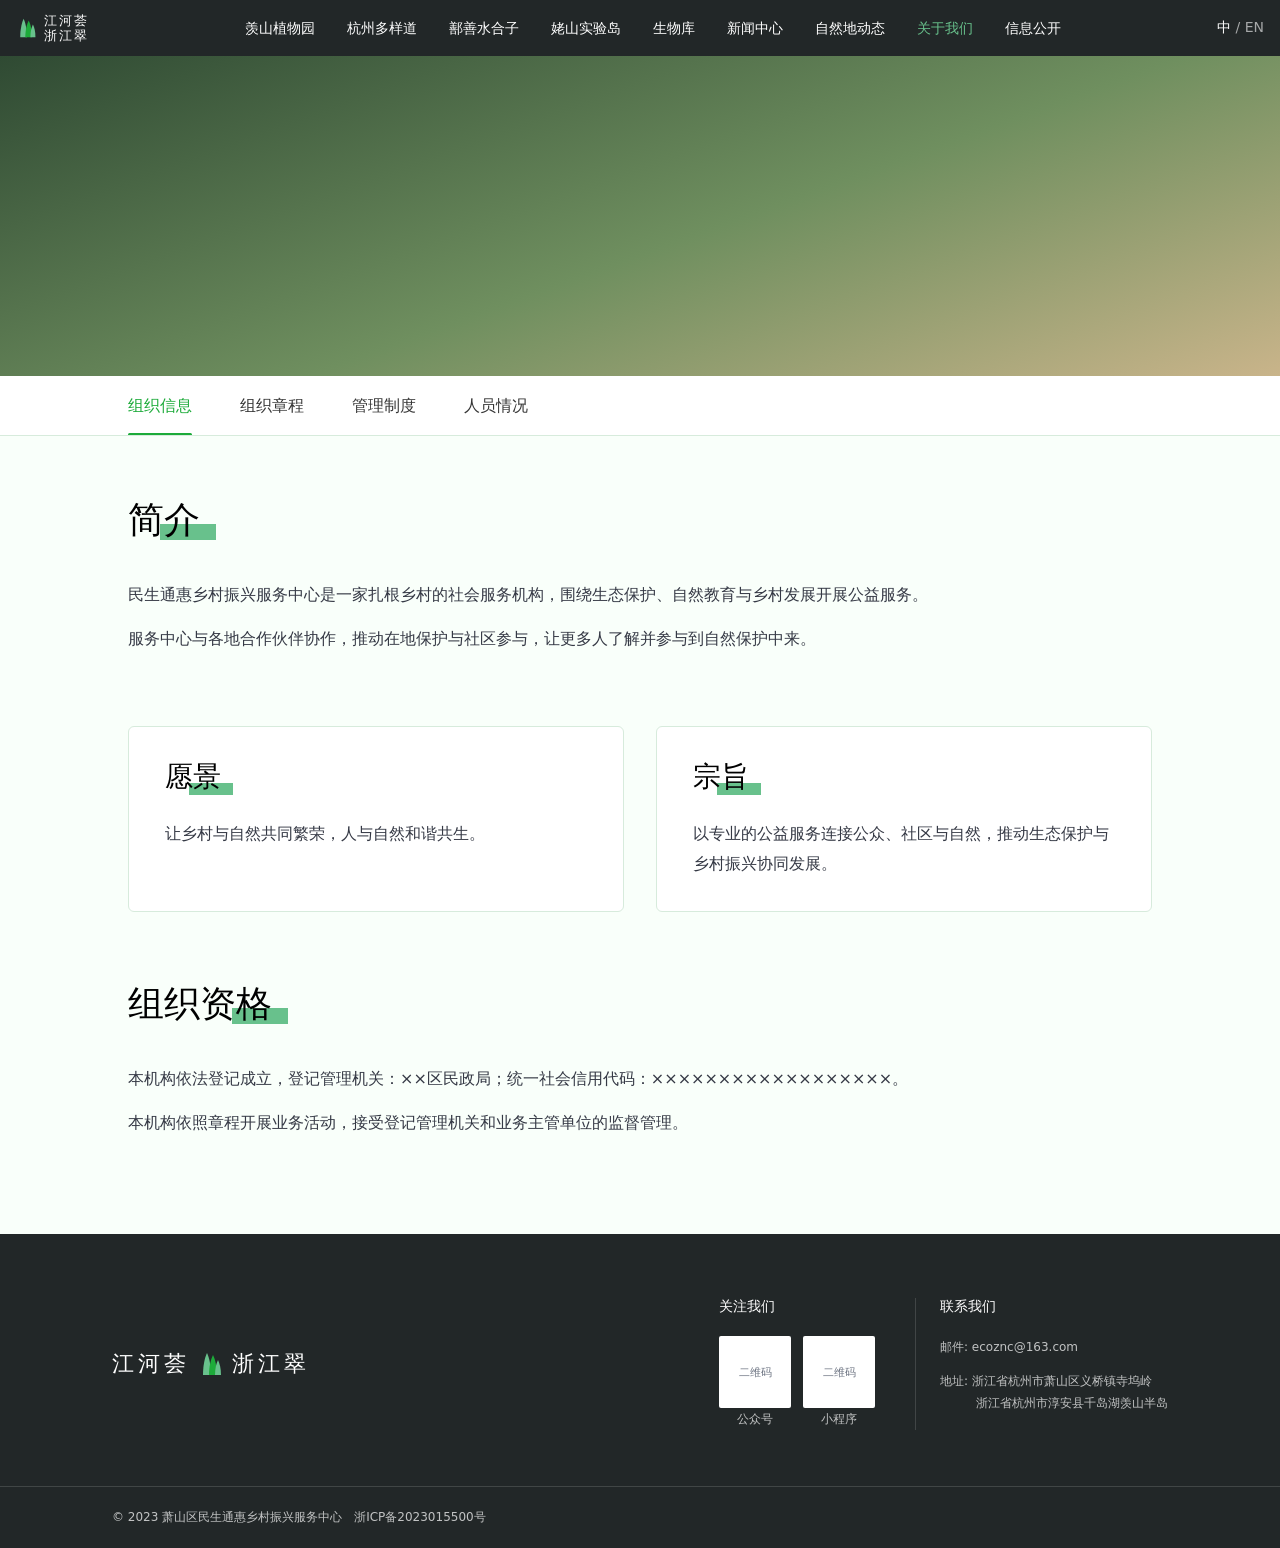
<file: prototype/about-us/luna-about-us-site.html>
<!DOCTYPE html>
<html lang="zh-CN">
<head>
<meta charset="utf-8">
<meta name="viewport" content="width=device-width, initial-scale=1">
<title>关于我们 · 江河荟浙江翠</title>
<style>
:root{
  --font:"Noto Sans SC","PingFang SC","Microsoft YaHei","WenQuanYi Micro Hei",Inter,system-ui,sans-serif;
  --bg:#f9fffa;
  --ink:#000000;
  --ink-2:#353945;
  --ink-3:#363636;
  --ink-4:#6b7280;
  --green:#1dab3a;
  --green-deep:#15872d;
  --green-block:#68c18c;
  --green-soft:#eaf5ec;
  --green-line:#d7ebdc;
  --dark:#222728;
  --white:#ffffff;
  --on-dark:rgba(255,255,255,.72);
  --on-dark-line:rgba(255,255,255,.14);
  --shadow:0 6px 24px rgba(20,60,30,.08);
  --focus:#1677ff;--av-bg:#eaf5ec;--av-skin:#f2d3b8;--av-hair:#3b3b3b;--hero-a:#2f4a33;--hero-b:#6f8f5f;--hero-c:#c9b48a;--overlay:rgba(12,18,14,.72);--viewer:#525659;--wall-1:#e9a86a;--wall-1b:#7c8fa6;--wall-2:#3f7f3f;--wall-2b:#9cc58a;--wall-3:#4b5a43;--wall-3b:#d9d9d2;--wall-4:#2e5e33;--wall-4b:#4f8a4a;--wall-5:#a9c79a;--wall-5b:#5f8f4f;
  --ease:cubic-bezier(.2,.7,.2,1);
}
*{box-sizing:border-box}
html,body{margin:0}
body{font-family:var(--font);background:var(--bg);color:var(--ink);-webkit-font-smoothing:antialiased}
button{font:inherit;color:inherit}
:focus-visible{outline:2px solid var(--focus);outline-offset:2px}
[hidden]{display:none!important}

.nav{background:var(--dark);height:56px;padding:10px 16px;position:sticky;top:0;z-index:30}
.nav__in{display:flex;align-items:center;justify-content:space-between;height:36px}
.nav__logo img{height:36px;display:block}
.menu{display:flex;gap:32px;list-style:none;margin:0;padding:0}
.menu>li{position:relative}
.menu a{cursor:pointer;display:block;padding:10px 0;color:var(--white);font-size:14px;font-weight:500;line-height:16px;text-decoration:none;white-space:nowrap}
.menu a:hover,.menu a.is-on{color:var(--green-block)}
.drop{position:absolute;top:100%;left:50%;transform:translateX(-50%);background:var(--white);border-radius:4px;box-shadow:var(--shadow);padding:6px 0;min-width:128px;opacity:0;pointer-events:none;transition:opacity .15s var(--ease)}
.menu>li:hover .drop,.menu>li:focus-within .drop{opacity:1;pointer-events:auto}
.drop a{color:var(--ink-3);font-weight:400;text-align:center;padding:9px 20px}
.drop a:hover{color:var(--green);background:var(--green-soft)}
.lang{color:var(--white);font-size:14px}
.lang span{opacity:.6}
.burger{display:none;background:none;border:0;color:var(--white);width:36px;height:36px;padding:6px;cursor:pointer}

.hero{display:block;width:100%;height:auto;max-height:460px;object-fit:cover}
.tabs{background:var(--white);border-bottom:1px solid var(--green-line);position:sticky;top:56px;z-index:20}
.tabs__in{max-width:1080px;margin:0 auto;padding:0 28px;display:flex;gap:48px;overflow-x:auto;scrollbar-width:none}
.tabs__in::-webkit-scrollbar{display:none}
.tab{padding:20px 0 18px;font-size:16px;color:var(--ink-3);text-decoration:none;white-space:nowrap;position:relative}
.tab:hover{color:var(--green)}
.tab[aria-current="page"]{color:var(--green);font-weight:500}
.tab[aria-current="page"]::after{content:"";position:absolute;left:0;right:0;bottom:-1px;height:3px;background:var(--green);border-radius:2px}

.wrap{max-width:1080px;margin:0 auto;padding:64px 28px 96px}
.sec{margin-bottom:72px}
.sec:last-child{margin-bottom:0}
.h2{position:relative;z-index:0;display:inline-block;font-size:36px;line-height:40px;font-weight:400;margin:0 0 40px}
.h2::before{content:"";position:absolute;right:-16px;bottom:0;width:56px;height:16px;background:var(--green-block);z-index:-1}
.h2--sm{font-size:28px;line-height:36px;margin-bottom:24px}
.h2--sm::before{width:44px;height:12px;right:-12px}
.prose p{margin:0 0 14px;font-size:16px;line-height:30px;color:var(--ink-2);word-break:break-word}
.prose p:last-child{margin-bottom:0}
.lead{max-width:860px}
.duo{display:grid;grid-template-columns:1fr 1fr;gap:32px}
.panel{background:var(--white);border:1px solid var(--green-line);border-radius:6px;padding:32px 36px}
.qual{display:grid;grid-template-columns:minmax(0,1fr) 380px;gap:48px;align-items:start}
.cert{padding:12px;background:var(--white);border:1px solid var(--green-line);border-radius:6px;box-shadow:var(--shadow)}
.cert img{display:block;width:100%;height:auto}

.doc{display:flex;align-items:center;gap:24px;background:var(--white);border:1px solid var(--green-line);border-radius:8px;padding:28px 32px;box-shadow:var(--shadow)}
.doc__ic{flex:none;width:56px;height:68px}
.doc__t{flex:1;min-width:0;font-size:20px;line-height:30px;font-weight:500;margin:0;word-break:break-word}
.acts{display:flex;gap:12px;flex:none}
.btn{display:inline-flex;align-items:center;gap:6px;height:40px;padding:0 22px;border-radius:20px;font-size:15px;cursor:pointer;text-decoration:none;border:1px solid var(--green);transition:background-color .15s var(--ease)}
.btn svg{width:16px;height:16px}
.btn--pri{background:var(--green);color:var(--white)}
.btn--pri:hover{background:var(--green-deep);border-color:var(--green-deep)}
.btn--ghost{background:var(--white);color:var(--green)}
.btn--ghost:hover{background:var(--green-soft)}
.docs{list-style:none;margin:0;padding:0;background:var(--white);border:1px solid var(--green-line);border-radius:8px;box-shadow:var(--shadow)}
.docs li{display:flex;align-items:center;gap:18px;padding:22px 28px;border-top:1px solid var(--green-line)}
.docs li:first-child{border-top:0}
.docs .doc__ic{width:36px;height:44px}
.docs .doc__t{font-size:17px;line-height:26px}
.docs .btn{height:34px;padding:0 16px;font-size:14px}

.lead-list{display:flex;flex-direction:column}
.leader{display:grid;grid-template-columns:200px minmax(0,1fr);gap:48px;align-items:center;padding:36px 0;border-bottom:1px solid var(--green-line)}
.leader:first-child{padding-top:0}
.leader__ph{width:200px;height:200px;border-radius:50%;background:var(--green-soft);object-fit:cover;display:block}
.leader__name{font-size:24px;line-height:32px;font-weight:700;margin:0}
.leader__role{display:inline-block;margin-top:8px;font-size:15px;color:var(--green-deep)}
.leader__edu{margin-top:20px;padding-top:18px;border-top:1px dashed var(--green-line)}
.leader__k{font-size:13px;color:var(--ink-4);margin-bottom:6px}
.leader__v{margin:0;font-size:15px;line-height:28px;color:var(--ink-2);white-space:pre-line;word-break:break-word}

.grid{display:grid;grid-template-columns:repeat(5,minmax(0,1fr));gap:64px;text-align:center;padding:4px}
.person{border-bottom:1px solid var(--green)}
.person__ph{display:block;width:144px;height:144px;margin:0 auto 16px;border-radius:50%;background:var(--green-soft);object-fit:cover}
.person__name{margin:0 0 12px;font-size:16px;line-height:24px;font-weight:700}
.person__role{margin:0 0 16px;min-height:44px;font-size:14px;line-height:20px;color:var(--ink-3);white-space:pre-line}
.wall{display:grid;grid-template-columns:repeat(4,minmax(0,1fr));gap:16px}
.wall img{display:block;width:100%;height:auto}
.wall .big{grid-column:span 2;grid-row:span 2}
.wall .end{align-self:end}

.foot{background:var(--dark);color:var(--white);padding-top:64px}
.foot__in{display:flex;justify-content:space-between;gap:40px;padding:0 112px 56px}
.foot__logo{display:flex;align-items:center;gap:8px;font-size:22px;letter-spacing:4px}
.foot__cols{display:flex;gap:40px}
.foot h4{margin:0 0 20px;font-size:14px;font-weight:400}
.foot p{margin:0;font-size:12px;line-height:22px;color:var(--on-dark)}
.foot__contact{border-left:1px solid var(--on-dark-line);padding-left:24px}
.qr{width:72px;height:72px;border-radius:2px;background:var(--white);color:var(--ink-4);font-size:11px;display:grid;place-items:center}
.foot__copy{border-top:1px solid var(--on-dark-line);padding:22px 112px;font-size:12px;color:var(--on-dark)}

@media (max-width:1024px){
  .menu{gap:20px}
  .grid{gap:40px}
  .foot__in,.foot__copy{padding-left:48px;padding-right:48px}
}
@media (max-width:860px){
  .burger{display:block}
  .lang{display:none}
  .menu{display:none;position:absolute;left:0;right:0;top:56px;flex-direction:column;gap:0;background:var(--dark);padding:8px 16px 16px}
  .menu.is-open{display:flex}
  .menu a{padding:12px 4px}
  .drop{display:none}
  .tabs__in{gap:28px;padding:0 20px}
  .tab{font-size:15px;padding:16px 0 14px}
  .wrap{padding:40px 20px 64px}
  .h2{font-size:28px;line-height:34px;margin-bottom:28px}
  .sec{margin-bottom:48px}
  .duo,.qual{grid-template-columns:1fr;gap:20px}
  .panel{padding:24px 20px}
  .doc{flex-direction:column;align-items:flex-start;padding:22px 20px;gap:16px}
  .acts{width:100%}
  .acts .btn{flex:1;justify-content:center}
  .docs li{flex-wrap:wrap;padding:18px 20px}
  .docs .doc__t{flex-basis:calc(100% - 60px)}
  .leader{grid-template-columns:1fr;gap:20px;justify-items:center;text-align:center;padding:28px 0}
  .leader__ph{width:160px;height:160px}
  .leader__edu{text-align:left}
  .grid{grid-template-columns:repeat(2,minmax(0,1fr));gap:32px 20px}
  .person__ph{width:120px;height:120px}
  .wall{grid-template-columns:repeat(2,minmax(0,1fr))}
  .wall .first-m{order:-1}
  .foot__in{flex-direction:column;padding:0 20px 40px}
  .foot__cols{flex-wrap:wrap;gap:28px}
  .foot__copy{padding:18px 20px}
}
@media (prefers-reduced-motion:reduce){*{transition-duration:.01ms!important}}

/* 页面切换：隐藏单选框 + label，不依赖脚本与锚点 */
.sw{position:fixed;top:0;left:0;width:1px;height:1px;margin:0;opacity:0;pointer-events:none}
.sw--page{position:absolute}
.pg,.ov,.toast,.v{display:none}
label{cursor:pointer}
.toast{position:fixed;top:16px;left:50%;z-index:90;transform:translateX(-50%);align-items:center;gap:8px;padding:9px 16px;background:#fff;border-radius:2px;box-shadow:0 6px 16px rgba(0,0,0,.08),0 3px 6px -4px rgba(0,0,0,.12),0 9px 28px 8px rgba(0,0,0,.05);font-size:14px;color:rgba(0,0,0,.85);white-space:nowrap;pointer-events:none;animation:toast 2.6s ease forwards}
.toast i{width:16px;height:16px;border-radius:50%;display:grid;place-items:center;color:#fff;font-style:normal;font-size:11px;font-weight:700;background:#52c41a}
.toast--warn i{background:#faad14}
.toast--err i{background:#ff4d4f}
@keyframes toast{0%{opacity:0;transform:translate(-50%,-8px)}8%,80%{opacity:1;transform:translate(-50%,0)}100%{opacity:0;visibility:hidden}}
@media (prefers-reduced-motion:reduce){.toast{animation-duration:4s}}

.av{position:relative;overflow:hidden;border-radius:50%;background:var(--av-bg)}
.av::before{content:"";position:absolute;left:31%;top:20%;width:38%;height:38%;border-radius:50%;background:var(--av-skin);box-shadow:inset 0 10px 0 var(--av-hair)}
.av::after{content:"";position:absolute;left:15%;right:15%;bottom:-20%;height:48%;border-radius:50% 50% 0 0;background:var(--av-shirt)}
.av--0{--av-shirt:#68c18c}.av--1{--av-shirt:#5b8fb9}.av--2{--av-shirt:#8aa66b}.av--3{--av-shirt:#c9a46a}.av--4{--av-shirt:#7b9e89}.av--5{--av-shirt:#a3b6c9}

.nav__logo{display:flex;align-items:center;gap:6px;color:var(--white);font-size:13px;line-height:15px;letter-spacing:2px}
.hero{height:320px;max-height:none;background:linear-gradient(160deg,var(--hero-a),var(--hero-b) 55%,var(--hero-c))}
.tab.is-on{color:var(--green);font-weight:500}
.tab.is-on::after{content:"";position:absolute;left:0;right:0;bottom:-1px;height:3px;background:var(--green);border-radius:2px}
.btn--dl{cursor:default}
.leader__ph{width:200px;height:200px}
.person__ph{display:block;width:144px;height:144px}
.wall div{aspect-ratio:785/416}
.wall .big{aspect-ratio:785/460}
.w1{background:linear-gradient(180deg,var(--wall-1b),var(--wall-1))}
.w2{background:linear-gradient(160deg,var(--wall-2b),var(--wall-2))}
.w3{background:linear-gradient(180deg,var(--wall-3b) 0 30%,var(--wall-3) 30%)}
.w4{background:radial-gradient(circle at 30% 40%,var(--wall-4b),var(--wall-4))}
.w5{background:linear-gradient(180deg,var(--wall-5) 0 35%,var(--wall-5b) 35%)}
.more{display:none}
.ov{position:fixed;inset:0;z-index:60;background:var(--overlay);align-items:center;justify-content:center;padding:24px}
.viewer{width:min(960px,100%);height:min(90vh,1100px);background:var(--white);border-radius:8px;display:flex;flex-direction:column;overflow:hidden}
.viewer__hd{display:flex;align-items:center;gap:12px;padding:12px 20px;border-bottom:1px solid var(--green-line)}
.viewer__t{flex:1;min-width:0;font-size:16px;font-weight:500;overflow:hidden;text-overflow:ellipsis;white-space:nowrap}
.viewer__hd .btn{height:34px;padding:0 16px;font-size:14px}
.viewer__x{width:36px;height:36px;border-radius:50%;display:grid;place-items:center;color:var(--ink-3);font-size:22px;line-height:1}
.viewer__x:hover{background:var(--green-soft)}
.viewer__bd{flex:1;overflow:auto;background:var(--viewer);padding:24px}
.sheet{max-width:640px;margin:0 auto 16px;background:var(--white);aspect-ratio:595/842;padding:9% 10%;font-family:"Noto Serif SC","SimSun",serif;color:var(--ink-3)}
.sheet h3{margin:6% 0 8%;text-align:center;font-size:22px;color:var(--ink)}
.sheet h4{margin:6% 0 3%;text-align:center;font-size:16px;color:var(--ink)}
.sheet p{margin:0 0 3%;font-size:14px;line-height:1.9}
.sheet__no{text-align:center;font-size:12px;color:var(--ink-4);margin-top:12%}
@media (max-width:860px){
  .more{display:block;color:var(--white);font-size:20px}
  .more summary{list-style:none;cursor:pointer}
  .more summary::-webkit-details-marker{display:none}
  .more ul{position:absolute;left:0;right:0;top:56px;z-index:5;list-style:none;margin:0;padding:8px 16px 16px;background:var(--dark)}
  .more a,.more label{display:block;padding:10px 4px;color:var(--white);font-size:15px}
  .nav{position:relative}
  .leader__ph{width:160px;height:160px}
  .person__ph{width:120px;height:120px}
  .ov{padding:0}
  .viewer{height:100vh;border-radius:0}
  .viewer__bd{padding:12px}
}
#S-org:checked~.shell .pg-org{display:block}#S-charter:checked~.shell .pg-charter{display:block}#S-rules:checked~.shell .pg-rules{display:block}#S-people:checked~.shell .pg-people{display:block}#S-pv-charter:checked~.shell .pg-charter{display:block}#S-pv-r0:checked~.shell .pg-rules{display:block}#S-pv-r1:checked~.shell .pg-rules{display:block}#S-pv-r2:checked~.shell .pg-rules{display:block}#S-pv-r3:checked~.shell .pg-rules{display:block}#S-org:checked~.shell .tab-org{color:var(--green);font-weight:500}#S-org:checked~.shell .tab-org::after{content:"";position:absolute;left:0;right:0;bottom:-1px;height:3px;background:var(--green);border-radius:2px}#S-charter:checked~.shell .tab-charter{color:var(--green);font-weight:500}#S-charter:checked~.shell .tab-charter::after{content:"";position:absolute;left:0;right:0;bottom:-1px;height:3px;background:var(--green);border-radius:2px}#S-rules:checked~.shell .tab-rules{color:var(--green);font-weight:500}#S-rules:checked~.shell .tab-rules::after{content:"";position:absolute;left:0;right:0;bottom:-1px;height:3px;background:var(--green);border-radius:2px}#S-people:checked~.shell .tab-people{color:var(--green);font-weight:500}#S-people:checked~.shell .tab-people::after{content:"";position:absolute;left:0;right:0;bottom:-1px;height:3px;background:var(--green);border-radius:2px}#S-pv-charter:checked~.shell .tab-charter{color:var(--green);font-weight:500}#S-pv-r0:checked~.shell .tab-rules{color:var(--green);font-weight:500}#S-pv-r1:checked~.shell .tab-rules{color:var(--green);font-weight:500}#S-pv-r2:checked~.shell .tab-rules{color:var(--green);font-weight:500}#S-pv-r3:checked~.shell .tab-rules{color:var(--green);font-weight:500}#S-pv-charter:checked~.shell .ov-charter{display:flex}#S-pv-r0:checked~.shell .ov-r0{display:flex}#S-pv-r1:checked~.shell .ov-r1{display:flex}#S-pv-r2:checked~.shell .ov-r2{display:flex}#S-pv-r3:checked~.shell .ov-r3{display:flex}.menu label{display:block;padding:10px 0;color:var(--white);font-size:14px;font-weight:500;line-height:16px;white-space:nowrap}.menu label:hover,.menu label.is-on{color:var(--green-block)}.drop label{color:var(--ink-3);font-weight:400;text-align:center;padding:9px 20px}.drop label:hover{color:var(--green);background:var(--green-soft)}</style>
</head>
<body>
<input class="sw sw--page" type="radio" name="S" id="S-org" checked aria-label="org"><input class="sw sw--page" type="radio" name="S" id="S-charter" aria-label="charter"><input class="sw sw--page" type="radio" name="S" id="S-rules" aria-label="rules"><input class="sw sw--page" type="radio" name="S" id="S-people" aria-label="people"><input class="sw sw--page" type="radio" name="S" id="S-pv-charter" aria-label="pv-charter"><input class="sw sw--page" type="radio" name="S" id="S-pv-r0" aria-label="pv-r0"><input class="sw sw--page" type="radio" name="S" id="S-pv-r1" aria-label="pv-r1"><input class="sw sw--page" type="radio" name="S" id="S-pv-r2" aria-label="pv-r2"><input class="sw sw--page" type="radio" name="S" id="S-pv-r3" aria-label="pv-r3"><div class="shell"><nav class="nav" aria-label="主导航"><div class="nav__in"><label class="nav__logo" for="S-org"><svg width="22" height="20" viewBox="0 0 26 22" aria-hidden="true"><path d="M5 22C5 12 7 4 9 0c2 4 4 12 4 22z" fill="#68c18c"/><path d="M11 22c0-9 2-16 4-20 2 4 4 11 4 20z" fill="#1dab3a"/><path d="M17 22c0-7 1.5-12 3-15 1.5 3 3 8 3 15z" fill="#68c18c"/></svg><span>江河荟<br>浙江翠</span></label><ul class="menu"><li><a>羡山植物园</a></li><li><a>杭州多样道</a></li><li><a>鄯善水合子</a></li><li><a>姥山实验岛</a></li><li><a>生物库</a></li><li><a>新闻中心</a></li><li><a>自然地动态</a></li><li><label for="S-org" class="is-on">关于我们</label><div class="drop"><label for="S-org">组织信息</label><label for="S-charter">组织章程</label><label for="S-rules">管理制度</label><label for="S-people">人员情况</label></div></li><li><a>信息公开</a></li></ul><div class="lang">中 <span>/ EN</span></div><details class="more"><summary aria-label="菜单">☰</summary><ul><li><a>羡山植物园</a></li><li><a>杭州多样道</a></li><li><a>鄯善水合子</a></li><li><a>姥山实验岛</a></li><li><a>生物库</a></li><li><a>新闻中心</a></li><li><a>自然地动态</a></li><li><label for="S-org">关于我们</label></li><li><a>信息公开</a></li></ul></details></div></nav><div class="hero" role="img" aria-label="头图"></div><div class="tabs"><nav class="tabs__in" aria-label="关于我们"><label class="tab tab-org" for="S-org">组织信息</label><label class="tab tab-charter" for="S-charter">组织章程</label><label class="tab tab-rules" for="S-rules">管理制度</label><label class="tab tab-people" for="S-people">人员情况</label></nav></div><main><div class="pg pg-org"><div class="wrap"><section class="sec"><h2 class="h2">简介</h2><div class="prose lead"><p>民生通惠乡村振兴服务中心是一家扎根乡村的社会服务机构，围绕生态保护、自然教育与乡村发展开展公益服务。</p><p>服务中心与各地合作伙伴协作，推动在地保护与社区参与，让更多人了解并参与到自然保护中来。</p></div></section><section class="sec"><div class="duo"><div class="panel"><h2 class="h2 h2--sm">愿景</h2><div class="prose"><p>让乡村与自然共同繁荣，人与自然和谐共生。</p></div></div><div class="panel"><h2 class="h2 h2--sm">宗旨</h2><div class="prose"><p>以专业的公益服务连接公众、社区与自然，推动生态保护与乡村振兴协同发展。</p></div></div></div></section><section class="sec"><h2 class="h2">组织资格</h2><div class="prose lead"><p>本机构依法登记成立，登记管理机关：××区民政局；统一社会信用代码：××××××××××××××××××。</p><p>本机构依照章程开展业务活动，接受登记管理机关和业务主管单位的监督管理。</p></div></section></div></div><div class="pg pg-charter"><div class="wrap"><section class="sec"><h2 class="h2">组织章程</h2><div class="doc"><svg class="doc__ic" viewBox="0 0 56 68" aria-hidden="true"><path d="M6 2h32l16 16v44a4 4 0 0 1-4 4H6a4 4 0 0 1-4-4V6a4 4 0 0 1 4-4z" fill="#eaf5ec" stroke="#1dab3a" stroke-width="2"/><path d="M38 2v12a4 4 0 0 0 4 4h12" fill="none" stroke="#1dab3a" stroke-width="2"/><rect x="10" y="38" width="36" height="16" rx="3" fill="#1dab3a"/><text x="28" y="50" font-size="11" font-weight="700" fill="#fff" text-anchor="middle" font-family="Arial">PDF</text></svg><h3 class="doc__t">民生通惠乡村振兴服务中心章程</h3><div class="acts"><label class="btn btn--pri" for="S-pv-charter"><svg viewBox="0 0 16 16" fill="none" stroke="currentColor" stroke-width="1.5" aria-hidden="true"><path d="M1 8s2.6-5 7-5 7 5 7 5-2.6 5-7 5-7-5-7-5z"/><circle cx="8" cy="8" r="2"/></svg>在线预览</label><span class="btn btn--ghost btn--dl"><svg viewBox="0 0 16 16" fill="none" stroke="currentColor" stroke-width="1.5" aria-hidden="true"><path d="M8 2v8M4.5 6.5 8 10l3.5-3.5M2.5 13.5h11"/></svg>下载 PDF</span></div></div></section></div></div><div class="pg pg-rules"><div class="wrap"><section class="sec"><h2 class="h2">管理制度</h2><ul class="docs"><li><svg class="doc__ic" viewBox="0 0 56 68" aria-hidden="true"><path d="M6 2h32l16 16v44a4 4 0 0 1-4 4H6a4 4 0 0 1-4-4V6a4 4 0 0 1 4-4z" fill="#eaf5ec" stroke="#1dab3a" stroke-width="2"/><path d="M38 2v12a4 4 0 0 0 4 4h12" fill="none" stroke="#1dab3a" stroke-width="2"/><rect x="10" y="38" width="36" height="16" rx="3" fill="#1dab3a"/><text x="28" y="50" font-size="11" font-weight="700" fill="#fff" text-anchor="middle" font-family="Arial">PDF</text></svg><h3 class="doc__t">项目管理制度</h3><div class="acts"><label class="btn btn--pri" for="S-pv-r0">在线预览</label><span class="btn btn--ghost btn--dl">下载</span></div></li><li><svg class="doc__ic" viewBox="0 0 56 68" aria-hidden="true"><path d="M6 2h32l16 16v44a4 4 0 0 1-4 4H6a4 4 0 0 1-4-4V6a4 4 0 0 1 4-4z" fill="#eaf5ec" stroke="#1dab3a" stroke-width="2"/><path d="M38 2v12a4 4 0 0 0 4 4h12" fill="none" stroke="#1dab3a" stroke-width="2"/><rect x="10" y="38" width="36" height="16" rx="3" fill="#1dab3a"/><text x="28" y="50" font-size="11" font-weight="700" fill="#fff" text-anchor="middle" font-family="Arial">PDF</text></svg><h3 class="doc__t">财务管理制度</h3><div class="acts"><label class="btn btn--pri" for="S-pv-r1">在线预览</label><span class="btn btn--ghost btn--dl">下载</span></div></li><li><svg class="doc__ic" viewBox="0 0 56 68" aria-hidden="true"><path d="M6 2h32l16 16v44a4 4 0 0 1-4 4H6a4 4 0 0 1-4-4V6a4 4 0 0 1 4-4z" fill="#eaf5ec" stroke="#1dab3a" stroke-width="2"/><path d="M38 2v12a4 4 0 0 0 4 4h12" fill="none" stroke="#1dab3a" stroke-width="2"/><rect x="10" y="38" width="36" height="16" rx="3" fill="#1dab3a"/><text x="28" y="50" font-size="11" font-weight="700" fill="#fff" text-anchor="middle" font-family="Arial">PDF</text></svg><h3 class="doc__t">信息公开管理制度</h3><div class="acts"><label class="btn btn--pri" for="S-pv-r2">在线预览</label><span class="btn btn--ghost btn--dl">下载</span></div></li><li><svg class="doc__ic" viewBox="0 0 56 68" aria-hidden="true"><path d="M6 2h32l16 16v44a4 4 0 0 1-4 4H6a4 4 0 0 1-4-4V6a4 4 0 0 1 4-4z" fill="#eaf5ec" stroke="#1dab3a" stroke-width="2"/><path d="M38 2v12a4 4 0 0 0 4 4h12" fill="none" stroke="#1dab3a" stroke-width="2"/><rect x="10" y="38" width="36" height="16" rx="3" fill="#1dab3a"/><text x="28" y="50" font-size="11" font-weight="700" fill="#fff" text-anchor="middle" font-family="Arial">PDF</text></svg><h3 class="doc__t">志愿者管理办法</h3><div class="acts"><label class="btn btn--pri" for="S-pv-r3">在线预览</label><span class="btn btn--ghost btn--dl">下载</span></div></li></ul></section></div></div><div class="pg pg-people"><div class="wrap"><section class="sec"><h2 class="h2">理事会</h2><div class="lead-list"><div class="leader"><span class="leader__ph av av--0" role="img" aria-label="张三"></span><div><h3 class="leader__name">张三</h3><span class="leader__role">理事长</span><div class="leader__edu"><div class="leader__k">教育背景</div><p class="leader__v">××大学 生态学 博士
长期从事生态保护与自然教育相关工作。</p></div></div></div><div class="leader"><span class="leader__ph av av--1" role="img" aria-label="李四"></span><div><h3 class="leader__name">李四</h3><span class="leader__role">副理事长</span><div class="leader__edu"><div class="leader__k">教育背景</div><p class="leader__v">××大学 公共管理 硕士</p></div></div></div><div class="leader"><span class="leader__ph av av--2" role="img" aria-label="王五"></span><div><h3 class="leader__name">王五</h3><span class="leader__role">理事</span></div></div></div></section><section class="sec"><h2 class="h2">监事</h2><div class="lead-list"><div class="leader"><span class="leader__ph av av--4" role="img" aria-label="赵六"></span><div><h3 class="leader__name">赵六</h3><span class="leader__role">监事</span><div class="leader__edu"><div class="leader__k">教育背景</div><p class="leader__v">××大学 会计学 硕士</p></div></div></div></div></section><section class="sec"><h2 class="h2">工作人员</h2><div class="grid"><div class="person"><span class="person__ph av av--0" role="img" aria-label="周九"></span><p class="person__name">周九</p><p class="person__role">秘书长</p></div><div class="person"><span class="person__ph av av--1" role="img" aria-label="吴十"></span><p class="person__name">吴十</p><p class="person__role">副秘书长</p></div><div class="person"><span class="person__ph av av--2" role="img" aria-label="郑一"></span><p class="person__name">郑一</p><p class="person__role">战略部部长</p></div><div class="person"><span class="person__ph av av--3" role="img" aria-label="冯二"></span><p class="person__name">冯二</p><p class="person__role">科学部部长</p></div><div class="person"><span class="person__ph av av--4" role="img" aria-label="陈三"></span><p class="person__name">陈三</p><p class="person__role">运营经理</p></div></div></section><section class="sec"><h2 class="h2">志愿者</h2><div class="grid"><div class="person"><p class="person__name">杨一</p><p class="person__role"></p></div><div class="person"><p class="person__name">朱二</p><p class="person__role"></p></div><div class="person"><p class="person__name">秦三</p><p class="person__role"></p></div><div class="person"><p class="person__name">尤四</p><p class="person__role"></p></div><div class="person"><p class="person__name">许五</p><p class="person__role"></p></div><div class="person"><p class="person__name">何六</p><p class="person__role"></p></div></div></section><section class="sec"><h2 class="h2">森林巡护队</h2><div class="wall"><div class="w1" role="img" aria-label="森林巡护队照片"></div><div class="big w3" role="img" aria-label="森林巡护队合影"></div><div class="w4" role="img" aria-label="森林巡护队照片"></div><div class="end first-m w2" role="img" aria-label="森林巡护队照片"></div><div class="end w5" role="img" aria-label="森林巡护队照片"></div></div></section></div></div></main><footer class="foot">
  <div class="foot__in">
    <div class="foot__logo">江河荟 <svg width="26" height="22" viewBox="0 0 26 22" aria-hidden="true"><path d="M5 22C5 12 7 4 9 0c2 4 4 12 4 22z" fill="#68c18c"/><path d="M11 22c0-9 2-16 4-20 2 4 4 11 4 20z" fill="#1dab3a"/><path d="M17 22c0-7 1.5-12 3-15 1.5 3 3 8 3 15z" fill="#68c18c"/></svg> 浙江翠</div>
    <div class="foot__cols">
      <div><h4>关注我们</h4><div style="display:flex;gap:12px"><div><div class="qr">二维码</div><p style="text-align:center">公众号</p></div><div><div class="qr">二维码</div><p style="text-align:center">小程序</p></div></div></div>
      <div class="foot__contact"><h4>联系我们</h4><p>邮件: ecoznc@163.com</p><p style="margin-top:12px">地址: 浙江省杭州市萧山区义桥镇寺坞岭<br>　　　浙江省杭州市淳安县千岛湖羡山半岛</p></div>
    </div>
  </div>
  <div class="foot__copy">© 2023 萧山区民生通惠乡村振兴服务中心　浙ICP备2023015500号</div>
</footer><div class="ov ov-charter" role="dialog" aria-label="民生通惠乡村振兴服务中心章程"><div class="viewer"><div class="viewer__hd"><div class="viewer__t">民生通惠乡村振兴服务中心章程</div><span class="btn btn--ghost btn--dl"><svg viewBox="0 0 16 16" fill="none" stroke="currentColor" stroke-width="1.5" aria-hidden="true"><path d="M8 2v8M4.5 6.5 8 10l3.5-3.5M2.5 13.5h11"/></svg>下载 PDF</span><label class="viewer__x" for="S-charter" aria-label="关闭">×</label></div><div class="viewer__bd"><div class="sheet"><h3>民生通惠乡村振兴服务中心章程</h3><h4>第一章 总则</h4><p>第一条 ……</p><p>第二条 ……</p><p>第三条 ……</p><h4>第二章 ……</h4><p>第四条 ……</p><p>第五条 ……</p><div class="sheet__no">— 1 —</div></div><div class="sheet"><h4>第三章 ……</h4><p>第六条 ……</p><p>第七条 ……</p><p>第八条 ……</p><h4>第四章 附则</h4><p>第九条 ……</p><div class="sheet__no">— 2 —</div></div></div></div></div><div class="ov ov-r0" role="dialog" aria-label="项目管理制度"><div class="viewer"><div class="viewer__hd"><div class="viewer__t">项目管理制度</div><span class="btn btn--ghost btn--dl"><svg viewBox="0 0 16 16" fill="none" stroke="currentColor" stroke-width="1.5" aria-hidden="true"><path d="M8 2v8M4.5 6.5 8 10l3.5-3.5M2.5 13.5h11"/></svg>下载 PDF</span><label class="viewer__x" for="S-rules" aria-label="关闭">×</label></div><div class="viewer__bd"><div class="sheet"><h3>项目管理制度</h3><h4>第一章 总则</h4><p>第一条 ……</p><p>第二条 ……</p><p>第三条 ……</p><h4>第二章 ……</h4><p>第四条 ……</p><p>第五条 ……</p><div class="sheet__no">— 1 —</div></div><div class="sheet"><h4>第三章 ……</h4><p>第六条 ……</p><p>第七条 ……</p><p>第八条 ……</p><h4>第四章 附则</h4><p>第九条 ……</p><div class="sheet__no">— 2 —</div></div></div></div></div><div class="ov ov-r1" role="dialog" aria-label="财务管理制度"><div class="viewer"><div class="viewer__hd"><div class="viewer__t">财务管理制度</div><span class="btn btn--ghost btn--dl"><svg viewBox="0 0 16 16" fill="none" stroke="currentColor" stroke-width="1.5" aria-hidden="true"><path d="M8 2v8M4.5 6.5 8 10l3.5-3.5M2.5 13.5h11"/></svg>下载 PDF</span><label class="viewer__x" for="S-rules" aria-label="关闭">×</label></div><div class="viewer__bd"><div class="sheet"><h3>财务管理制度</h3><h4>第一章 总则</h4><p>第一条 ……</p><p>第二条 ……</p><p>第三条 ……</p><h4>第二章 ……</h4><p>第四条 ……</p><p>第五条 ……</p><div class="sheet__no">— 1 —</div></div><div class="sheet"><h4>第三章 ……</h4><p>第六条 ……</p><p>第七条 ……</p><p>第八条 ……</p><h4>第四章 附则</h4><p>第九条 ……</p><div class="sheet__no">— 2 —</div></div></div></div></div><div class="ov ov-r2" role="dialog" aria-label="信息公开管理制度"><div class="viewer"><div class="viewer__hd"><div class="viewer__t">信息公开管理制度</div><span class="btn btn--ghost btn--dl"><svg viewBox="0 0 16 16" fill="none" stroke="currentColor" stroke-width="1.5" aria-hidden="true"><path d="M8 2v8M4.5 6.5 8 10l3.5-3.5M2.5 13.5h11"/></svg>下载 PDF</span><label class="viewer__x" for="S-rules" aria-label="关闭">×</label></div><div class="viewer__bd"><div class="sheet"><h3>信息公开管理制度</h3><h4>第一章 总则</h4><p>第一条 ……</p><p>第二条 ……</p><p>第三条 ……</p><h4>第二章 ……</h4><p>第四条 ……</p><p>第五条 ……</p><div class="sheet__no">— 1 —</div></div><div class="sheet"><h4>第三章 ……</h4><p>第六条 ……</p><p>第七条 ……</p><p>第八条 ……</p><h4>第四章 附则</h4><p>第九条 ……</p><div class="sheet__no">— 2 —</div></div></div></div></div><div class="ov ov-r3" role="dialog" aria-label="志愿者管理办法"><div class="viewer"><div class="viewer__hd"><div class="viewer__t">志愿者管理办法</div><span class="btn btn--ghost btn--dl"><svg viewBox="0 0 16 16" fill="none" stroke="currentColor" stroke-width="1.5" aria-hidden="true"><path d="M8 2v8M4.5 6.5 8 10l3.5-3.5M2.5 13.5h11"/></svg>下载 PDF</span><label class="viewer__x" for="S-rules" aria-label="关闭">×</label></div><div class="viewer__bd"><div class="sheet"><h3>志愿者管理办法</h3><h4>第一章 总则</h4><p>第一条 ……</p><p>第二条 ……</p><p>第三条 ……</p><h4>第二章 ……</h4><p>第四条 ……</p><p>第五条 ……</p><div class="sheet__no">— 1 —</div></div><div class="sheet"><h4>第三章 ……</h4><p>第六条 ……</p><p>第七条 ……</p><p>第八条 ……</p><h4>第四章 附则</h4><p>第九条 ……</p><div class="sheet__no">— 2 —</div></div></div></div></div></div>
</body>
</html>
</file>
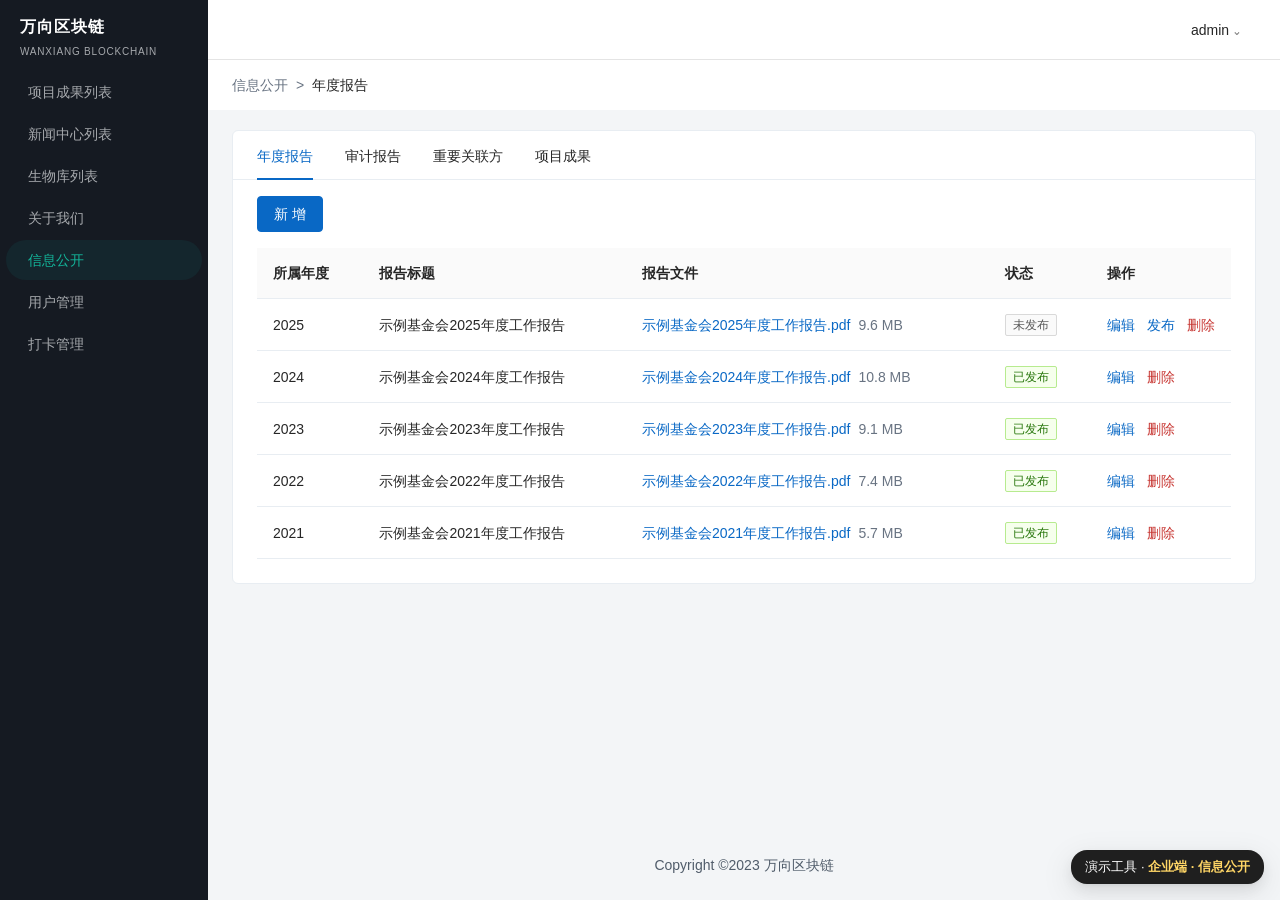
<file: prototype/企业端/信息公开/信息公开.html>
<!DOCTYPE html>
<html lang="zh-CN">
<head>
<meta charset="UTF-8">
<meta name="viewport" content="width=device-width, initial-scale=1.0">
<title>信息公开 · 企业端（运营管理系统） · 原型（演示数据）</title>
<style>
/* 信息公开 · 企业端 · 可点击原型（演示数据）
   官网口径：www.ecoznc.com 实测（2026-10-19）；后台口径：运营管理系统截图（与 Ant Design 4 默认值一致） */
:root {
  --site-nav-bg: #222728;
  --site-footer-bg: #222728;
  --site-line-dark: rgba(255, 255, 255, .16);
  --site-on-dark: #ffffff;
  --site-on-dark-2: rgba(255, 255, 255, .72);
  --site-text: #000000;
  --site-text-2: #646464;
  --site-text-3: #9a9a9a;
  --site-accent: #64b563;
  --site-accent-bar: #68c18c;
  --site-accent-strong: #2e7d32;
  --site-accent-soft: #eef7ee;
  --site-divider: #d6ecd9;
  --site-surface: #ffffff;
  --site-banner: linear-gradient(100deg, #0f3b57 0%, #17648a 34%, #2f6e3f 62%, #1f4a2a 100%);
  --site-banner-shade: linear-gradient(90deg, rgba(0, 0, 0, .3) 0%, rgba(0, 0, 0, 0) 60%);
  --site-logo-mark: #2fa84f;
  --font-site: "Noto Sans SC", "PingFang SC", "Hiragino Sans GB", "Microsoft YaHei", "WenQuanYi Micro Hei", system-ui, sans-serif;

  --adm-primary: #0968c5;
  --adm-primary-hover: #0755a3;
  --adm-bg: #f3f5f7;
  --adm-surface: #ffffff;
  --adm-sider: #151a22;
  --adm-sider-text: #a6a9ad;
  --adm-sider-text-hover: #ffffff;
  --adm-sider-active-bg: #14262d;
  --adm-sider-active-text: #13b59a;
  --adm-header-border: #e4e4e4;
  --adm-text: #262626;
  --adm-text-2: #505c6a;
  --adm-text-3: #687382;
  --adm-placeholder: #687382;
  --adm-border: #8793a1;
  --adm-split: #e8edf2;
  --adm-th-bg: #fafafa;
  --adm-error: #c73531;
  --adm-warning: #faad14;
  --adm-success: #52c41a;
  --adm-tag-draft-bg: #fafafa;
  --adm-tag-draft-border: #d9d9d9;
  --adm-tag-draft-text: #595959;
  --adm-tag-pub-bg: #f6ffed;
  --adm-tag-pub-border: #b7eb8f;
  --adm-tag-pub-text: #28770c;
  --adm-shadow: 0 3px 6px -4px rgba(0, 0, 0, .12), 0 6px 16px 0 rgba(0, 0, 0, .08), 0 9px 28px 8px rgba(0, 0, 0, .05);
  --adm-mask: rgba(0, 0, 0, .45);
  --adm-focus-shadow: 0 0 0 2px rgba(24, 144, 255, .2);
  --font-adm: -apple-system, BlinkMacSystemFont, "Segoe UI", "PingFang SC", "Hiragino Sans GB", "Microsoft YaHei", "WenQuanYi Micro Hei", "Helvetica Neue", Arial, sans-serif;

  --focus-ring: #1677ff;
  --focus-ring-site: #2e7d32;
}

* { box-sizing: border-box; }
html, body { margin: 0; padding: 0; }
a { color: inherit; }
:focus-visible { outline: 2px solid var(--focus-ring); outline-offset: 2px; }
.site :focus-visible { outline-color: var(--focus-ring-site); }



/* ============ 运营管理系统 ============ */
.adm { position: relative; display: flex; min-height: 100vh; min-width: 1200px; font-family: var(--font-adm); font-size: 14px; line-height: 1.5715; color: var(--adm-text); background: var(--adm-bg); }
.adm-sider { flex: 0 0 208px; background: var(--adm-sider); }
.adm-logo { height: 64px; padding: 14px 20px 0; color: var(--adm-sider-text-hover); }
.adm-logo b { display: block; font-size: 16px; letter-spacing: .06em; }
.adm-logo small { font-size: 10px; letter-spacing: .08em; color: var(--adm-sider-text); }
.adm-menu { list-style: none; margin: 8px 0 0; padding: 0 6px; }
.adm-menu a { display: flex; align-items: center; height: 40px; margin: 2px 0; padding: 0 22px; border-radius: 20px; color: var(--adm-sider-text); text-decoration: none; white-space: nowrap; }
.adm-menu a[href]:hover { color: var(--adm-sider-text-hover); }
.adm-menu a[aria-current] { background: var(--adm-sider-active-bg); color: var(--adm-sider-active-text); }
.adm-main { flex: 1 1 auto; min-width: 0; display: flex; flex-direction: column; }
.adm-header { height: 60px; background: var(--adm-surface); border-bottom: 1px solid var(--adm-header-border); display: flex; align-items: center; justify-content: flex-end; padding: 0 40px; }
.adm-crumb { height: 50px; background: var(--adm-surface); display: flex; align-items: center; padding: 0 24px; color: var(--adm-text-3); gap: 8px; }
.adm-crumb a { text-decoration: none; }
.adm-crumb a:hover { color: var(--adm-primary); }
.adm-crumb b { font-weight: 400; color: var(--adm-text); }
.adm-content { padding: 20px 24px 72px; flex: 1 0 auto; }
.adm-foot { text-align: center; color: var(--adm-text-2); padding-bottom: 24px; }

.card { background: var(--adm-surface); padding: 0 24px 24px; border: 1px solid var(--adm-split); border-radius: 6px; }
.card + .card { margin-top: 20px; }
.card__head { display: flex; align-items: center; justify-content: space-between; gap: 16px; min-height: 64px; border-bottom: 1px solid var(--adm-split); margin: 0 -24px 16px; padding: 0 24px; }
.card__head h2 { margin: 0; font-size: 16px; font-weight: 600; display: flex; align-items: center; gap: 10px; }
.tabs { display: flex; gap: 32px; border-bottom: 1px solid var(--adm-split); margin: 0 -24px 16px; padding: 0 24px; }
.tabs a { position: relative; padding: 14px 0 12px; text-decoration: none; }
.tabs a:hover { color: var(--adm-primary-hover); }
.tabs a[aria-current] { color: var(--adm-primary); font-weight: 500; }
.tabs a[aria-current]::after { content: ""; position: absolute; left: 0; right: 0; bottom: -1px; height: 2px; background: var(--adm-primary); }
.toolbar { margin-bottom: 16px; }

.btn { display: inline-flex; align-items: center; justify-content: center; height: 36px; padding: 5px 16px; border: 1px solid var(--adm-border); border-radius: 4px; background: var(--adm-surface); color: var(--adm-text); font: inherit; text-decoration: none; white-space: nowrap; cursor: pointer; }
a.btn:hover { color: var(--adm-primary-hover); border-color: var(--adm-primary-hover); }
.btn--primary { background: var(--adm-primary); border-color: var(--adm-primary); color: var(--adm-surface); }
a.btn--primary:hover { background: var(--adm-primary-hover); color: var(--adm-surface); }
.btn--danger { background: var(--adm-error); border-color: var(--adm-error); color: var(--adm-surface); }
a.btn--danger:hover { color: var(--adm-surface); border-color: var(--adm-error); opacity: .88; }

.table { width: 100%; border-collapse: collapse; }
.table th { background: var(--adm-th-bg); font-weight: 600; text-align: left; padding: 14px 16px; border-bottom: 1px solid var(--adm-split); white-space: nowrap; }
.table tbody tr:hover { background: var(--adm-th-bg); }
.table td { padding: 14px 16px; border-bottom: 1px solid var(--adm-split); overflow-wrap: anywhere; }
.table--photos th:first-child { width: 104px; }
.table--photos th:nth-child(3) { width: 112px; }
.table--photos th:last-child { width: 184px; }
.table .nowrap, .table .acts { white-space: nowrap; }
.table .acts { width: 1%; }
.acts a, .acts span, .link { color: var(--adm-primary); text-decoration: none; margin-right: 12px; }
.acts a:hover, .link:hover { color: var(--adm-primary-hover); }
.acts .danger { color: var(--adm-error); }
.acts > :last-child { margin-right: 0; }
.file { color: var(--adm-primary); }
.file small { color: var(--adm-text-3); margin-left: 8px; font-size: 14px; }
.thumb { width: 96px; height: 56px; border: 1px solid var(--adm-split); }
.thumb .demo-logo b { font-size: 14px; }
.thumb .demo-logo small { font-size: 9px; }
.tag { display: inline-block; padding: 0 7px; font-size: 12px; line-height: 20px; border: 1px solid; border-radius: 2px; white-space: nowrap; font-weight: 400; }
.tag--draft { background: var(--adm-tag-draft-bg); border-color: var(--adm-tag-draft-border); color: var(--adm-tag-draft-text); }
.tag--pub { background: var(--adm-tag-pub-bg); border-color: var(--adm-tag-pub-border); color: var(--adm-tag-pub-text); }
.dropdown { position: relative; display: inline-block; }
.dropdown ul { position: absolute; z-index: 5; top: calc(100% + 4px); left: -12px; list-style: none; margin: 0; padding: 4px 0; min-width: 96px; background: var(--adm-surface); box-shadow: var(--adm-shadow); }
.dropdown li { padding: 5px 16px; color: var(--adm-text); white-space: nowrap; }
.dropdown li.is-disabled { color: var(--adm-placeholder); }
.desc { display: grid; grid-template-columns: 96px minmax(0, 1fr); gap: 12px 16px; margin: 0; }
.desc dt { color: var(--adm-text-3); }
.desc dd { margin: 0; }
.muted { color: var(--adm-text-3); }

.form { max-width: 880px; padding: 32px 0 8px; }
.row { display: grid; grid-template-columns: 128px minmax(0, 1fr); column-gap: 12px; margin-bottom: 24px; }
.row > .label { text-align: right; padding-top: 7px; white-space: nowrap; }
.req { color: var(--adm-error); margin-right: 4px; }
.ctrl { min-width: 0; }
.ctrl--wide { max-width: 980px; }
.input, .select, .textarea { display: block; width: 100%; height: 36px; padding: 6px 11px; border: 1px solid var(--adm-border); border-radius: 4px; background: var(--adm-surface); color: var(--adm-text); font: inherit; }
.input::placeholder, .textarea::placeholder { color: var(--adm-placeholder); }
.input:hover, .select:hover, .textarea:hover { border-color: var(--adm-primary-hover); }
.input:focus, .select:focus, .textarea:focus { outline: none; border-color: var(--adm-primary-hover); box-shadow: var(--adm-focus-shadow); }
.select { max-width: 240px; padding: 4px 8px; }
.file-input { font: inherit; color: var(--adm-text-2); }
.file-replace { margin-top: 8px; color: var(--adm-text-3); display: flex; align-items: center; gap: 4px; flex-wrap: wrap; }
.file-hidden { position: absolute; inset: 0; width: 100%; height: 100%; opacity: 0; cursor: pointer; }
.upload-card:focus-within { outline: 2px solid var(--focus-ring); outline-offset: 3px; }
.has-error .input, .has-error .select, .has-error .editor { border-color: var(--adm-error); }
.is-focus { border-color: var(--adm-primary-hover) !important; box-shadow: var(--adm-focus-shadow); }
.extra { display: flex; justify-content: space-between; gap: 16px; margin-top: 6px; font-size: 13px; color: var(--adm-text-3); }
.extra .over { color: var(--adm-error); }
.err { color: var(--adm-error); margin-top: 4px; }
.err .link { margin-left: 8px; }
.note { color: var(--adm-primary); margin-top: 4px; }
.file-row { display: flex; align-items: center; gap: 8px; flex-wrap: wrap; padding: 4px 8px; background: var(--adm-th-bg); }
.upload-card { width: 156px; height: 104px; border-radius: 4px; border: 1px dashed var(--adm-border); background: var(--adm-th-bg); display: flex; flex-direction: column; align-items: center; justify-content: center; gap: 6px; }
.textarea { height: auto; min-height: 150px; padding: 8px 11px; line-height: 1.8; resize: vertical; }
.upload-card { cursor: pointer; overflow: hidden; position: relative; }
.upload-card:hover { border-color: var(--adm-primary); }
.upload-card.has-img img { position: absolute; inset: 0; width: 100%; height: 100%; object-fit: contain; background: var(--adm-surface); padding: 6px; }
.photo-ph { aspect-ratio: 4 / 3; background: var(--adm-th-bg); color: var(--adm-text-2); border: 1px solid var(--adm-split); display: flex; align-items: center; justify-content: center; font-size: 12px; }
.photo-ph--xs { width: 72px; }
.desc-text { margin: 0; line-height: 1.8; }
.upload-card--photo { width: 160px; height: 120px; }
.upload-card--photo.has-img img { object-fit: cover; padding: 0; }
.upload-guide { margin-top: 12px; padding-left: 12px; border-left: 2px solid var(--adm-split); color: var(--adm-text-2); font-size: 13px; line-height: 1.8; }
.upload-guide p { margin: 2px 0; }
.upload-guide strong { font-weight: 600; color: var(--adm-text); }
.upload-card.has-ph .photo-ph { position: absolute; inset: 0; width: 100%; height: 100%; }
.upload-card__over { position: absolute; left: 0; right: 0; bottom: 0; padding: 4px 0; text-align: center; background: var(--adm-mask); color: var(--adm-surface); font-size: 12px; }
.photo-thumb { display: block; width: 128px; aspect-ratio: 4 / 3; object-fit: cover; }
.has-error .textarea { border-color: var(--adm-error); }
.photo-list { list-style: none; margin: 0; padding: 0; display: flex; flex-wrap: wrap; gap: 16px; align-items: flex-start; }
.photo-card { width: 128px; }
.photo-card__acts { display: flex; justify-content: space-between; margin-top: 6px; color: var(--adm-primary); font-size: 13px; }
.photo-card__acts .is-disabled { color: var(--adm-placeholder); }
.photo-card__acts .danger { color: var(--adm-error); }
.photo-list .upload-card { width: 128px; height: 96px; }
.actions { display: flex; gap: 8px; align-items: center; flex-wrap: wrap; }
.actions .hint { color: var(--adm-text-3); margin-left: 8px; }

.msg { position: absolute; z-index: 20; top: 16px; left: 50%; transform: translateX(-50%); display: inline-flex; align-items: center; gap: 8px; padding: 9px 16px; background: var(--adm-surface); box-shadow: var(--adm-shadow); white-space: nowrap; }
.msg i { width: 14px; height: 14px; border-radius: 50%; display: inline-block; }
.msg--ok i { background: var(--adm-success); }
.msg--warn i { background: var(--adm-warning); }
.msg--err i { background: var(--adm-error); }
.mask { position: absolute; inset: 0; z-index: 30; background: var(--adm-mask); display: flex; justify-content: center; align-items: flex-start; padding-top: 140px; }
.modal { width: 416px; border-radius: 8px; background: var(--adm-surface); padding: 32px 32px 24px; box-shadow: var(--adm-shadow); }
.modal h2 { margin: 0 0 8px; font-size: 16px; font-weight: 500; display: flex; gap: 12px; align-items: flex-start; }
.modal h2 i { flex: 0 0 auto; width: 22px; height: 22px; border-radius: 50%; background: var(--adm-warning); }
.modal p { margin: 0 0 0 34px; color: var(--adm-text-2); }
.modal .actions { justify-content: flex-end; margin-top: 24px; }


/* 可点击切换：单选框 + label + CSS，不依赖脚本和 # 锚点 */
body.switch { background: var(--site-surface); }
.sw { position: absolute; top: 0; left: 0; width: 1px; height: 1px; margin: 0; opacity: 0; pointer-events: none; }
.screen { display: none; }
label.go { display: contents; cursor: pointer; }
label.go > a { cursor: pointer; }
#P-a-annual:checked ~ #a-annual, #P-a-annual-new:checked ~ #a-annual-new, #P-a-annual-error:checked ~ #a-annual-error, #P-a-annual-edit-draft:checked ~ #a-annual-edit-draft, #P-a-annual-edit-pub:checked ~ #a-annual-edit-pub, #P-a-annual-del-confirm:checked ~ #a-annual-del-confirm, #P-a-annual-deleted:checked ~ #a-annual-deleted, #P-a-audit:checked ~ #a-audit, #P-a-audit-new:checked ~ #a-audit-new, #P-a-parties:checked ~ #a-parties, #P-a-parties-new:checked ~ #a-parties-new, #P-a-projects:checked ~ #a-projects, #P-a-desc-edit:checked ~ #a-desc-edit, #P-a-desc-empty:checked ~ #a-desc-empty, #P-a-photo-new:checked ~ #a-photo-new, #P-a-photo-error:checked ~ #a-photo-error, #P-a-photo-edit:checked ~ #a-photo-edit, #P-a-report-new:checked ~ #a-report-new { display: block; }
</style>
<link rel="stylesheet" href="../../_shared/demo.css">
</head>
<body class="switch">
<input class="sw" type="radio" name="P" id="P-a-annual" checked aria-label="年度报告列表"><input class="sw" type="radio" name="P" id="P-a-annual-new" aria-label="新增年度报告"><input class="sw" type="radio" name="P" id="P-a-annual-error" aria-label="新增年度报告 · 校验失败"><input class="sw" type="radio" name="P" id="P-a-annual-edit-draft" aria-label="编辑年度报告 · 未发布"><input class="sw" type="radio" name="P" id="P-a-annual-edit-pub" aria-label="编辑年度报告 · 已发布"><input class="sw" type="radio" name="P" id="P-a-annual-del-confirm" aria-label="删除确认弹窗"><input class="sw" type="radio" name="P" id="P-a-annual-deleted" aria-label="删除成功"><input class="sw" type="radio" name="P" id="P-a-audit" aria-label="审计报告列表（同一年度多份）"><input class="sw" type="radio" name="P" id="P-a-audit-new" aria-label="新增审计报告 · 文件名自动填入标题"><input class="sw" type="radio" name="P" id="P-a-parties" aria-label="重要关联方列表 · 调整顺序"><input class="sw" type="radio" name="P" id="P-a-parties-new" aria-label="新增关联方"><input class="sw" type="radio" name="P" id="P-a-projects" aria-label="项目成果（描述 + 照片 + 阶段报告）"><input class="sw" type="radio" name="P" id="P-a-desc-edit" aria-label="编辑项目成果描述 · 已发布"><input class="sw" type="radio" name="P" id="P-a-desc-empty" aria-label="项目成果描述为空 · 发布失败"><input class="sw" type="radio" name="P" id="P-a-photo-new" aria-label="新增项目照片"><input class="sw" type="radio" name="P" id="P-a-photo-error" aria-label="新增项目照片 · 校验失败"><input class="sw" type="radio" name="P" id="P-a-photo-edit" aria-label="编辑项目照片 · 已发布"><input class="sw" type="radio" name="P" id="P-a-report-new" aria-label="新增阶段报告">
<section class="screen" id="a-annual" aria-label="年度报告列表"><div class="adm"><aside class="adm-sider"><div class="adm-logo"><b>万向区块链</b><small>WANXIANG BLOCKCHAIN</small></div><nav aria-label="后台菜单"><ul class="adm-menu" data-menu="admin"></ul></nav></aside><div class="adm-main"><header class="adm-header">admin ⌄</header><nav class="adm-crumb" aria-label="面包屑"><label class="go" for="P-a-annual"><a>信息公开</a></label><span>&gt;</span><b>年度报告</b></nav><main class="adm-content"><div class="card"><nav class="tabs" aria-label="信息公开子栏目"><label class="go" for="P-a-annual"><a aria-current="page">年度报告</a></label><label class="go" for="P-a-audit"><a>审计报告</a></label><label class="go" for="P-a-parties"><a>重要关联方</a></label><label class="go" for="P-a-projects"><a>项目成果</a></label></nav><div class="toolbar"><label class="go" for="P-a-annual-new"><a class="btn btn--primary">新 增</a></label></div><table class="table"><thead><tr><th>所属年度</th><th>报告标题</th><th>报告文件</th><th>状态</th><th>操作</th></tr></thead><tbody><tr><td class="nowrap">2025</td><td>示例基金会2025年度工作报告</td><td><span class="file">示例基金会2025年度工作报告.pdf<small>9.6 MB</small></span></td><td class="nowrap"><span class="tag tag--draft">未发布</span></td><td class="acts"><label class="go" for="P-a-annual-edit-draft"><a>编辑</a></label><span>发布</span><span class="danger">删除</span></td></tr><tr><td class="nowrap">2024</td><td>示例基金会2024年度工作报告</td><td><span class="file">示例基金会2024年度工作报告.pdf<small>10.8 MB</small></span></td><td class="nowrap"><span class="tag tag--pub">已发布</span></td><td class="acts"><label class="go" for="P-a-annual-edit-pub"><a>编辑</a></label><span class="danger">删除</span></td></tr><tr><td class="nowrap">2023</td><td>示例基金会2023年度工作报告</td><td><span class="file">示例基金会2023年度工作报告.pdf<small>9.1 MB</small></span></td><td class="nowrap"><span class="tag tag--pub">已发布</span></td><td class="acts"><span>编辑</span><span class="danger">删除</span></td></tr><tr><td class="nowrap">2022</td><td>示例基金会2022年度工作报告</td><td><span class="file">示例基金会2022年度工作报告.pdf<small>7.4 MB</small></span></td><td class="nowrap"><span class="tag tag--pub">已发布</span></td><td class="acts"><span>编辑</span><span class="danger">删除</span></td></tr><tr><td class="nowrap">2021</td><td>示例基金会2021年度工作报告</td><td><span class="file">示例基金会2021年度工作报告.pdf<small>5.7 MB</small></span></td><td class="nowrap"><span class="tag tag--pub">已发布</span></td><td class="acts"><span>编辑</span><label class="go" for="P-a-annual-del-confirm"><a class="danger">删除</a></label></td></tr></tbody></table></div></main><footer class="adm-foot">Copyright ©2023 万向区块链</footer></div></div></section>
<section class="screen" id="a-annual-new" aria-label="新增年度报告"><div class="adm"><aside class="adm-sider"><div class="adm-logo"><b>万向区块链</b><small>WANXIANG BLOCKCHAIN</small></div><nav aria-label="后台菜单"><ul class="adm-menu" data-menu="admin"></ul></nav></aside><div class="adm-main"><header class="adm-header">admin ⌄</header><nav class="adm-crumb" aria-label="面包屑"><label class="go" for="P-a-annual"><a>信息公开</a></label><span>&gt;</span><label class="go" for="P-a-annual"><a>年度报告</a></label><span>&gt;</span><b>新增年度报告</b></nav><main class="adm-content"><div class="card"><div class="form"><div class="row"><label class="label" for="a-annual-new-field-1"><span class="req">*</span>所属年度：</label><div class="ctrl"><select id="a-annual-new-field-1" class="select"><option value="" selected>请选择</option><option>2026 年</option><option>2025 年</option><option>2024 年</option><option>2023 年</option><option>2022 年</option><option>2021 年</option></select></div></div><div class="row"><label class="label" for="a-annual-new-field-2"><span class="req">*</span>报告标题：</label><div class="ctrl"><input id="a-annual-new-field-2" class="input" type="text" value="" placeholder="请输入信息" autocomplete="off"><div class="extra"><span>不超过30字</span><span class="cnt" data-max="30">0 / 30</span></div></div></div><div class="row"><label class="label" for="a-annual-new-field-3"><span class="req">*</span>报告文件：</label><div class="ctrl"><input id="a-annual-new-field-3" class="file-input" type="file" accept=".pdf,application/pdf"><div class="extra"><span>仅支持 PDF，大小不超过 20MB</span></div></div></div><div class="row"><span></span><div class="ctrl"><div class="actions"><label class="go" for="P-a-annual-error"><a class="btn btn--primary">发 布</a></label><label class="go" for="P-a-annual-error"><a class="btn">保存为草稿</a></label><label class="go" for="P-a-annual"><a class="btn">取 消</a></label></div></div></div></div></div></main><footer class="adm-foot">Copyright ©2023 万向区块链</footer></div></div></section>
<section class="screen" id="a-annual-error" aria-label="新增年度报告 · 校验失败"><div class="adm"><aside class="adm-sider"><div class="adm-logo"><b>万向区块链</b><small>WANXIANG BLOCKCHAIN</small></div><nav aria-label="后台菜单"><ul class="adm-menu" data-menu="admin"></ul></nav></aside><div class="adm-main"><header class="adm-header">admin ⌄</header><nav class="adm-crumb" aria-label="面包屑"><label class="go" for="P-a-annual"><a>信息公开</a></label><span>&gt;</span><label class="go" for="P-a-annual"><a>年度报告</a></label><span>&gt;</span><b>新增年度报告</b></nav><main class="adm-content"><div class="card"><div class="form"><div class="row has-error"><label class="label" for="a-annual-error-field-1"><span class="req">*</span>所属年度：</label><div class="ctrl"><select id="a-annual-error-field-1" class="select"><option value="">请选择</option><option>2026 年</option><option>2025 年</option><option selected>2024 年</option><option>2023 年</option><option>2022 年</option><option>2021 年</option></select><div class="err" role="alert">2024 年已有年度报告，可编辑已有的那一份<label class="go" for="P-a-annual-edit-pub"><a class="link">去编辑</a></label></div></div></div><div class="row has-error"><label class="label" for="a-annual-error-field-2"><span class="req">*</span>报告标题：</label><div class="ctrl"><input id="a-annual-error-field-2" class="input" type="text" value="一二三四五六七八九十一二三四五六七八九十一二三四五六七八九十A" placeholder="请输入信息" autocomplete="off"><div class="extra"><span>不超过30字</span><span class="cnt over" data-max="30">31 / 30</span></div><div class="err" role="alert">报告标题不能超过 30 字</div></div></div><div class="row has-error"><label class="label" for="a-annual-error-field-3"><span class="req">*</span>报告文件：</label><div class="ctrl"><input id="a-annual-error-field-3" class="file-input" type="file" accept=".pdf,application/pdf"><div class="extra"><span>仅支持 PDF，大小不超过 20MB</span></div><div class="err" role="alert">上传失败：文件大小为 21.3 MB，超过 20MB</div></div></div><div class="row"><span></span><div class="ctrl"><div class="actions"><span class="btn btn--primary">发 布</span><span class="btn">保存为草稿</span><label class="go" for="P-a-annual"><a class="btn">取 消</a></label></div></div></div></div></div></main><footer class="adm-foot">Copyright ©2023 万向区块链</footer></div></div></section>
<section class="screen" id="a-annual-edit-draft" aria-label="编辑年度报告 · 未发布"><div class="adm"><aside class="adm-sider"><div class="adm-logo"><b>万向区块链</b><small>WANXIANG BLOCKCHAIN</small></div><nav aria-label="后台菜单"><ul class="adm-menu" data-menu="admin"></ul></nav></aside><div class="adm-main"><header class="adm-header">admin ⌄</header><nav class="adm-crumb" aria-label="面包屑"><label class="go" for="P-a-annual"><a>信息公开</a></label><span>&gt;</span><label class="go" for="P-a-annual"><a>年度报告</a></label><span>&gt;</span><b>编辑年度报告</b></nav><main class="adm-content"><div class="card"><div class="form"><div class="row"><label class="label" for="a-annual-edit-draft-field-1"><span class="req">*</span>所属年度：</label><div class="ctrl"><select id="a-annual-edit-draft-field-1" class="select"><option value="">请选择</option><option>2026 年</option><option selected>2025 年</option><option>2024 年</option><option>2023 年</option><option>2022 年</option><option>2021 年</option></select></div></div><div class="row"><label class="label" for="a-annual-edit-draft-field-2"><span class="req">*</span>报告标题：</label><div class="ctrl"><input id="a-annual-edit-draft-field-2" class="input" type="text" value="示例基金会2025年度工作报告" placeholder="请输入信息" autocomplete="off"><div class="extra"><span>不超过30字</span><span class="cnt" data-max="30">15 / 30</span></div></div></div><div class="row"><label class="label" for="a-annual-edit-draft-field-3"><span class="req">*</span>报告文件：</label><div class="ctrl"><div class="file-row"><span class="file">示例基金会2025年度工作报告.pdf<small>9.6 MB</small></span></div><div class="file-replace"><span>替换文件：</span><input id="a-annual-edit-draft-field-3" class="file-input" type="file" accept=".pdf,application/pdf"></div><div class="extra"><span>仅支持 PDF，大小不超过 20MB</span></div></div></div><div class="row"><span></span><div class="ctrl"><div class="actions"><span class="btn btn--primary">发 布</span><span class="btn">保存为草稿</span><label class="go" for="P-a-annual"><a class="btn">取 消</a></label></div></div></div></div></div></main><footer class="adm-foot">Copyright ©2023 万向区块链</footer></div></div></section>

<section class="screen" id="a-annual-edit-pub" aria-label="编辑年度报告 · 已发布"><div class="adm"><aside class="adm-sider"><div class="adm-logo"><b>万向区块链</b><small>WANXIANG BLOCKCHAIN</small></div><nav aria-label="后台菜单"><ul class="adm-menu" data-menu="admin"></ul></nav></aside><div class="adm-main"><header class="adm-header">admin ⌄</header><nav class="adm-crumb" aria-label="面包屑"><label class="go" for="P-a-annual"><a>信息公开</a></label><span>&gt;</span><label class="go" for="P-a-annual"><a>年度报告</a></label><span>&gt;</span><b>编辑年度报告</b></nav><main class="adm-content"><div class="card"><div class="form"><div class="row"><label class="label" for="a-annual-edit-pub-field-1"><span class="req">*</span>所属年度：</label><div class="ctrl"><select id="a-annual-edit-pub-field-1" class="select"><option value="">请选择</option><option>2026 年</option><option>2025 年</option><option selected>2024 年</option><option>2023 年</option><option>2022 年</option><option>2021 年</option></select></div></div><div class="row"><label class="label" for="a-annual-edit-pub-field-2"><span class="req">*</span>报告标题：</label><div class="ctrl"><input id="a-annual-edit-pub-field-2" class="input" type="text" value="示例基金会2024年度工作报告" placeholder="请输入信息" autocomplete="off"><div class="extra"><span>不超过30字</span><span class="cnt" data-max="30">15 / 30</span></div></div></div><div class="row"><label class="label" for="a-annual-edit-pub-field-3"><span class="req">*</span>报告文件：</label><div class="ctrl"><div class="file-row"><span class="file">示例基金会2024年度工作报告.pdf<small>10.8 MB</small></span></div><div class="file-replace"><span>替换文件：</span><input id="a-annual-edit-pub-field-3" class="file-input" type="file" accept=".pdf,application/pdf"></div><div class="extra"><span>仅支持 PDF，大小不超过 20MB</span></div></div></div><div class="row"><span></span><div class="ctrl"><div class="actions"><span class="btn btn--primary">保 存</span><label class="go" for="P-a-annual"><a class="btn">取 消</a></label><span class="hint">该内容正在官网展示，保存后官网立即更新</span></div></div></div></div></div></main><footer class="adm-foot">Copyright ©2023 万向区块链</footer></div></div></section>

<section class="screen" id="a-annual-del-confirm" aria-label="删除确认弹窗"><div class="adm"><div class="mask"><div class="modal" role="dialog" aria-modal="true"><h2><i></i>确定删除「示例基金会2021年度工作报告」？</h2><p>该条目正在官网展示，删除后官网立即不再展示，且不可恢复。</p><div class="actions"><label class="go" for="P-a-annual"><a class="btn">取 消</a></label><label class="go" for="P-a-annual-deleted"><a class="btn btn--danger">删 除</a></label></div></div></div><aside class="adm-sider"><div class="adm-logo"><b>万向区块链</b><small>WANXIANG BLOCKCHAIN</small></div><nav aria-label="后台菜单"><ul class="adm-menu" data-menu="admin"></ul></nav></aside><div class="adm-main"><header class="adm-header">admin ⌄</header><nav class="adm-crumb" aria-label="面包屑"><label class="go" for="P-a-annual"><a>信息公开</a></label><span>&gt;</span><b>年度报告</b></nav><main class="adm-content"><div class="card"><nav class="tabs" aria-label="信息公开子栏目"><label class="go" for="P-a-annual"><a aria-current="page">年度报告</a></label><label class="go" for="P-a-audit"><a>审计报告</a></label><label class="go" for="P-a-parties"><a>重要关联方</a></label><label class="go" for="P-a-projects"><a>项目成果</a></label></nav><div class="toolbar"><label class="go" for="P-a-annual-new"><a class="btn btn--primary">新 增</a></label></div><table class="table"><thead><tr><th>所属年度</th><th>报告标题</th><th>报告文件</th><th>状态</th><th>操作</th></tr></thead><tbody><tr><td class="nowrap">2025</td><td>示例基金会2025年度工作报告</td><td><span class="file">示例基金会2025年度工作报告.pdf<small>9.6 MB</small></span></td><td class="nowrap"><span class="tag tag--draft">未发布</span></td><td class="acts"><label class="go" for="P-a-annual-edit-draft"><a>编辑</a></label><span>发布</span><span class="danger">删除</span></td></tr><tr><td class="nowrap">2024</td><td>示例基金会2024年度工作报告</td><td><span class="file">示例基金会2024年度工作报告.pdf<small>10.8 MB</small></span></td><td class="nowrap"><span class="tag tag--pub">已发布</span></td><td class="acts"><label class="go" for="P-a-annual-edit-pub"><a>编辑</a></label><span class="danger">删除</span></td></tr><tr><td class="nowrap">2023</td><td>示例基金会2023年度工作报告</td><td><span class="file">示例基金会2023年度工作报告.pdf<small>9.1 MB</small></span></td><td class="nowrap"><span class="tag tag--pub">已发布</span></td><td class="acts"><span>编辑</span><span class="danger">删除</span></td></tr><tr><td class="nowrap">2022</td><td>示例基金会2022年度工作报告</td><td><span class="file">示例基金会2022年度工作报告.pdf<small>7.4 MB</small></span></td><td class="nowrap"><span class="tag tag--pub">已发布</span></td><td class="acts"><span>编辑</span><span class="danger">删除</span></td></tr><tr><td class="nowrap">2021</td><td>示例基金会2021年度工作报告</td><td><span class="file">示例基金会2021年度工作报告.pdf<small>5.7 MB</small></span></td><td class="nowrap"><span class="tag tag--pub">已发布</span></td><td class="acts"><span>编辑</span><label class="go" for="P-a-annual-del-confirm"><a class="danger">删除</a></label></td></tr></tbody></table></div></main><footer class="adm-foot">Copyright ©2023 万向区块链</footer></div></div></section>
<section class="screen" id="a-annual-deleted" aria-label="删除成功"><div class="adm"><div class="msg msg--ok" role="status"><i></i>已删除</div><aside class="adm-sider"><div class="adm-logo"><b>万向区块链</b><small>WANXIANG BLOCKCHAIN</small></div><nav aria-label="后台菜单"><ul class="adm-menu" data-menu="admin"></ul></nav></aside><div class="adm-main"><header class="adm-header">admin ⌄</header><nav class="adm-crumb" aria-label="面包屑"><label class="go" for="P-a-annual"><a>信息公开</a></label><span>&gt;</span><b>年度报告</b></nav><main class="adm-content"><div class="card"><nav class="tabs" aria-label="信息公开子栏目"><label class="go" for="P-a-annual"><a aria-current="page">年度报告</a></label><label class="go" for="P-a-audit"><a>审计报告</a></label><label class="go" for="P-a-parties"><a>重要关联方</a></label><label class="go" for="P-a-projects"><a>项目成果</a></label></nav><div class="toolbar"><label class="go" for="P-a-annual-new"><a class="btn btn--primary">新 增</a></label></div><table class="table"><thead><tr><th>所属年度</th><th>报告标题</th><th>报告文件</th><th>状态</th><th>操作</th></tr></thead><tbody><tr><td class="nowrap">2025</td><td>示例基金会2025年度工作报告</td><td><span class="file">示例基金会2025年度工作报告.pdf<small>9.6 MB</small></span></td><td class="nowrap"><span class="tag tag--draft">未发布</span></td><td class="acts"><label class="go" for="P-a-annual-edit-draft"><a>编辑</a></label><span>发布</span><span class="danger">删除</span></td></tr><tr><td class="nowrap">2024</td><td>示例基金会2024年度工作报告</td><td><span class="file">示例基金会2024年度工作报告.pdf<small>10.8 MB</small></span></td><td class="nowrap"><span class="tag tag--pub">已发布</span></td><td class="acts"><label class="go" for="P-a-annual-edit-pub"><a>编辑</a></label><span class="danger">删除</span></td></tr><tr><td class="nowrap">2023</td><td>示例基金会2023年度工作报告</td><td><span class="file">示例基金会2023年度工作报告.pdf<small>9.1 MB</small></span></td><td class="nowrap"><span class="tag tag--pub">已发布</span></td><td class="acts"><span>编辑</span><span class="danger">删除</span></td></tr><tr><td class="nowrap">2022</td><td>示例基金会2022年度工作报告</td><td><span class="file">示例基金会2022年度工作报告.pdf<small>7.4 MB</small></span></td><td class="nowrap"><span class="tag tag--pub">已发布</span></td><td class="acts"><span>编辑</span><span class="danger">删除</span></td></tr></tbody></table></div></main><footer class="adm-foot">Copyright ©2023 万向区块链</footer></div></div></section>
<section class="screen" id="a-audit" aria-label="审计报告列表（同一年度多份）"><div class="adm"><aside class="adm-sider"><div class="adm-logo"><b>万向区块链</b><small>WANXIANG BLOCKCHAIN</small></div><nav aria-label="后台菜单"><ul class="adm-menu" data-menu="admin"></ul></nav></aside><div class="adm-main"><header class="adm-header">admin ⌄</header><nav class="adm-crumb" aria-label="面包屑"><label class="go" for="P-a-annual"><a>信息公开</a></label><span>&gt;</span><b>审计报告</b></nav><main class="adm-content"><div class="card"><nav class="tabs" aria-label="信息公开子栏目"><label class="go" for="P-a-annual"><a>年度报告</a></label><label class="go" for="P-a-audit"><a aria-current="page">审计报告</a></label><label class="go" for="P-a-parties"><a>重要关联方</a></label><label class="go" for="P-a-projects"><a>项目成果</a></label></nav><div class="toolbar"><label class="go" for="P-a-audit-new"><a class="btn btn--primary">新 增</a></label></div><table class="table"><thead><tr><th>所属年度</th><th>报告标题</th><th>报告文件</th><th>状态</th><th>操作</th></tr></thead><tbody><tr><td class="nowrap">2025</td><td>示例基金会2025年度财务审计报告</td><td><span class="file">示例基金会2025年度财务审计报告.pdf<small>2.6 MB</small></span></td><td class="nowrap"><span class="tag tag--draft">未发布</span></td><td class="acts"><span>编辑</span><span>发布</span><span class="danger">删除</span></td></tr><tr><td class="nowrap">2024</td><td>示例基金会2024年度财务审计报告</td><td><span class="file">示例基金会2024年度财务审计报告.pdf<small>2.2 MB</small></span></td><td class="nowrap"><span class="tag tag--pub">已发布</span></td><td class="acts"><span>编辑</span><span class="danger">删除</span></td></tr><tr><td class="nowrap">2024</td><td>示例基金会2024年度专项审计报告</td><td><span class="file">示例基金会2024年度专项审计报告.pdf<small>3.5 MB</small></span></td><td class="nowrap"><span class="tag tag--pub">已发布</span></td><td class="acts"><span>编辑</span><span class="danger">删除</span></td></tr><tr><td class="nowrap">2024</td><td>示例基金会第二届理事会换届审计报告</td><td><span class="file">示例基金会第二届理事会换届审计报告.pdf<small>4.1 MB</small></span></td><td class="nowrap"><span class="tag tag--pub">已发布</span></td><td class="acts"><span>编辑</span><span class="danger">删除</span></td></tr><tr><td class="nowrap">2023</td><td>示例基金会2023年度财务审计报告</td><td><span class="file">示例基金会2023年度财务审计报告.pdf<small>4.8 MB</small></span></td><td class="nowrap"><span class="tag tag--pub">已发布</span></td><td class="acts"><span>编辑</span><span class="danger">删除</span></td></tr><tr><td class="nowrap">2023</td><td>示例基金会2023年度专项审计报告</td><td><span class="file">示例基金会2023年度专项审计报告.pdf<small>6.1 MB</small></span></td><td class="nowrap"><span class="tag tag--draft">未发布</span></td><td class="acts"><span>编辑</span><span>发布</span><span class="danger">删除</span></td></tr></tbody></table></div></main><footer class="adm-foot">Copyright ©2023 万向区块链</footer></div></div></section>
<section class="screen" id="a-audit-new" aria-label="新增审计报告 · 文件名自动填入标题"><div class="adm"><aside class="adm-sider"><div class="adm-logo"><b>万向区块链</b><small>WANXIANG BLOCKCHAIN</small></div><nav aria-label="后台菜单"><ul class="adm-menu" data-menu="admin"></ul></nav></aside><div class="adm-main"><header class="adm-header">admin ⌄</header><nav class="adm-crumb" aria-label="面包屑"><label class="go" for="P-a-annual"><a>信息公开</a></label><span>&gt;</span><label class="go" for="P-a-audit"><a>审计报告</a></label><span>&gt;</span><b>新增审计报告</b></nav><main class="adm-content"><div class="card"><div class="form"><div class="row"><label class="label" for="a-audit-new-field-1"><span class="req">*</span>所属年度：</label><div class="ctrl"><select id="a-audit-new-field-1" class="select"><option value="">请选择</option><option>2026 年</option><option selected>2025 年</option><option>2024 年</option><option>2023 年</option><option>2022 年</option><option>2021 年</option></select></div></div><div class="row"><label class="label" for="a-audit-new-field-2"><span class="req">*</span>报告标题：</label><div class="ctrl"><input id="a-audit-new-field-2" class="input is-focus" type="text" value="示例基金会2025年度专项审计报告" placeholder="请输入信息" autocomplete="off"><div class="extra"><span>不超过30字</span><span class="cnt" data-max="30">17 / 30</span></div><div class="note">已自动填入文件名，可修改</div></div></div><div class="row"><label class="label" for="a-audit-new-field-3"><span class="req">*</span>报告文件：</label><div class="ctrl"><div class="file-row"><span class="file">示例基金会2025年度专项审计报告.pdf<small>3.2 MB</small></span></div><div class="file-replace"><span>替换文件：</span><input id="a-audit-new-field-3" class="file-input" type="file" accept=".pdf,application/pdf"></div><div class="extra"><span>仅支持 PDF，大小不超过 20MB</span></div></div></div><div class="row"><span></span><div class="ctrl"><div class="actions"><span class="btn btn--primary">发 布</span><span class="btn">保存为草稿</span><label class="go" for="P-a-audit"><a class="btn">取 消</a></label></div></div></div></div></div></main><footer class="adm-foot">Copyright ©2023 万向区块链</footer></div></div></section>
<section class="screen" id="a-parties" aria-label="重要关联方列表 · 调整顺序"><div class="adm"><aside class="adm-sider"><div class="adm-logo"><b>万向区块链</b><small>WANXIANG BLOCKCHAIN</small></div><nav aria-label="后台菜单"><ul class="adm-menu" data-menu="admin"></ul></nav></aside><div class="adm-main"><header class="adm-header">admin ⌄</header><nav class="adm-crumb" aria-label="面包屑"><label class="go" for="P-a-annual"><a>信息公开</a></label><span>&gt;</span><b>重要关联方</b></nav><main class="adm-content"><div class="card"><nav class="tabs" aria-label="信息公开子栏目"><label class="go" for="P-a-annual"><a>年度报告</a></label><label class="go" for="P-a-audit"><a>审计报告</a></label><label class="go" for="P-a-parties"><a aria-current="page">重要关联方</a></label><label class="go" for="P-a-projects"><a>项目成果</a></label></nav><div class="toolbar"><label class="go" for="P-a-parties-new"><a class="btn btn--primary">新 增</a></label></div><table class="table"><thead><tr><th>logo</th><th>关联方名称</th><th>状态</th><th>操作</th></tr></thead><tbody><tr><td><div class="thumb"><div class="demo-logo" role="img" aria-label="示例公益基金会 示例 logo"><b>公益</b><small>示例 LOGO</small></div></div></td><td>示例公益基金会</td><td class="nowrap"><span class="tag tag--pub">已发布</span></td><td class="acts"><span>编辑</span><span>移动</span><span class="danger">删除</span></td></tr><tr><td><div class="thumb"><div class="demo-logo" role="img" aria-label="示例农业集团 示例 logo"><b>农业</b><small>示例 LOGO</small></div></div></td><td>示例农业集团</td><td class="nowrap"><span class="tag tag--pub">已发布</span></td><td class="acts"><span>编辑</span><span>移动</span><span class="danger">删除</span></td></tr><tr><td><div class="thumb"><div class="demo-logo" role="img" aria-label="示例生态研究院 示例 logo"><b>生态</b><small>示例 LOGO</small></div></div></td><td>示例生态研究院</td><td class="nowrap"><span class="tag tag--pub">已发布</span></td><td class="acts"><span>编辑</span><span>移动</span><span class="danger">删除</span></td></tr><tr><td><div class="thumb"><div class="demo-logo" role="img" aria-label="示例自然保护协会 示例 logo"><b>自然</b><small>示例 LOGO</small></div></div></td><td>示例自然保护协会</td><td class="nowrap"><span class="tag tag--pub">已发布</span></td><td class="acts"><span>编辑</span><span>移动</span><span class="danger">删除</span></td></tr><tr><td><div class="thumb"><div class="demo-logo" role="img" aria-label="示例文旅公司 示例 logo"><b>文旅</b><small>示例 LOGO</small></div></div></td><td>示例文旅公司</td><td class="nowrap"><span class="tag tag--draft">未发布</span></td><td class="acts"><span>编辑</span><span>发布</span><span class="dropdown"><span>移动</span><ul><li>向前1</li><li>向前10</li><li class="is-disabled">向后1</li><li class="is-disabled">向后10</li></ul></span><span class="danger">删除</span></td></tr></tbody></table></div></main><footer class="adm-foot">Copyright ©2023 万向区块链</footer></div></div></section>
<section class="screen" id="a-parties-new" aria-label="新增关联方"><div class="adm"><aside class="adm-sider"><div class="adm-logo"><b>万向区块链</b><small>WANXIANG BLOCKCHAIN</small></div><nav aria-label="后台菜单"><ul class="adm-menu" data-menu="admin"></ul></nav></aside><div class="adm-main"><header class="adm-header">admin ⌄</header><nav class="adm-crumb" aria-label="面包屑"><label class="go" for="P-a-annual"><a>信息公开</a></label><span>&gt;</span><label class="go" for="P-a-parties"><a>重要关联方</a></label><span>&gt;</span><b>新增关联方</b></nav><main class="adm-content"><div class="card"><div class="form"><div class="row"><label class="label" for="a-parties-new-field-1"><span class="req">*</span>关联方名称：</label><div class="ctrl"><input id="a-parties-new-field-1" class="input" type="text" value="" placeholder="请输入信息" autocomplete="off"><div class="extra"><span>不超过30字</span><span class="cnt" data-max="30">0 / 30</span></div></div></div><div class="row"><label class="label" for="a-parties-new-field-2"><span class="req">*</span>logo 图片：</label><div class="ctrl"><label class="upload-card" data-preview="one" aria-describedby="a-parties-new-guide">＋<span>上传</span><input id="a-parties-new-field-2" class="file-hidden" aria-describedby="a-parties-new-guide" type="file" accept=".jpg,.jpeg,.png,image/jpeg,image/png"></label><div class="extra"><span>支持扩展名：.jpg .jpeg .png，大小不超过 10MB</span></div><div class="upload-guide" id="a-parties-new-guide"><p><strong>官网展示：3:2 标识框，完整居中显示</strong></p><p>桌面最大约 238 × 159 px；375 px 手机屏幕约 160 × 106 px，随屏幕自适应。</p><p>建议准备 600 × 400 px 的画布，保留标识四周留白；图片等比缩放，不裁切。尺寸为素材建议。</p></div></div></div><div class="row"><span></span><div class="ctrl"><div class="actions"><span class="btn btn--primary">发 布</span><span class="btn">保存为草稿</span><label class="go" for="P-a-parties"><a class="btn">取 消</a></label></div></div></div></div></div></main><footer class="adm-foot">Copyright ©2023 万向区块链</footer></div></div></section>
<section class="screen" id="a-projects" aria-label="项目成果（描述 + 照片 + 阶段报告）"><div class="adm"><aside class="adm-sider"><div class="adm-logo"><b>万向区块链</b><small>WANXIANG BLOCKCHAIN</small></div><nav aria-label="后台菜单"><ul class="adm-menu" data-menu="admin"></ul></nav></aside><div class="adm-main"><header class="adm-header">admin ⌄</header><nav class="adm-crumb" aria-label="面包屑"><label class="go" for="P-a-annual"><a>信息公开</a></label><span>&gt;</span><b>项目成果</b></nav><main class="adm-content"><div class="card"><nav class="tabs" aria-label="信息公开子栏目"><label class="go" for="P-a-annual"><a>年度报告</a></label><label class="go" for="P-a-audit"><a>审计报告</a></label><label class="go" for="P-a-parties"><a>重要关联方</a></label><label class="go" for="P-a-projects"><a aria-current="page">项目成果</a></label></nav><div class="card__head"><h2>项目成果描述<span class="tag tag--pub">已发布</span></h2><div class="actions"><label class="go" for="P-a-desc-edit"><a class="btn">编 辑</a></label></div></div><p class="desc-text">示例项目以一条山区溪流为对象，围绕水质改善、河岸植被恢复和水生生物栖息地营造开展修复工作，并邀请周边社区参与日常巡护。…</p></div><div class="card"><div class="card__head"><h2>项目照片</h2><label class="go" for="P-a-photo-new"><a class="btn btn--primary">新增照片</a></label></div><table class="table table--photos"><thead><tr><th>照片</th><th>照片标题</th><th>状态</th><th>操作</th></tr></thead><tbody><tr><td><div class="photo-ph photo-ph--xs">照片</div></td><td>河岸植被恢复前后对比</td><td class="nowrap"><span class="tag tag--pub">已发布</span></td><td class="acts"><label class="go" for="P-a-photo-edit"><a>编辑</a></label><span>移动</span><span class="danger">删除</span></td></tr><tr><td><div class="photo-ph photo-ph--xs">照片</div></td><td>社区志愿者巡护</td><td class="nowrap"><span class="tag tag--pub">已发布</span></td><td class="acts"><span>编辑</span><span>移动</span><span class="danger">删除</span></td></tr><tr><td><div class="photo-ph photo-ph--xs">照片</div></td><td>水生生物监测</td><td class="nowrap"><span class="tag tag--pub">已发布</span></td><td class="acts"><span>编辑</span><span>移动</span><span class="danger">删除</span></td></tr><tr><td><div class="photo-ph photo-ph--xs">照片</div></td><td>冬季鸟类调查</td><td class="nowrap"><span class="tag tag--draft">未发布</span></td><td class="acts"><span>编辑</span><span>发布</span><span>移动</span><span class="danger">删除</span></td></tr></tbody></table></div><div class="card"><div class="card__head"><h2>阶段报告</h2><label class="go" for="P-a-report-new"><a class="btn btn--primary">新增阶段报告</a></label></div><table class="table"><thead><tr><th>报告标题</th><th>报告文件</th><th>状态</th><th>操作</th></tr></thead><tbody><tr><td>第一阶段报告（2023年）</td><td><span class="file">第一阶段报告（2023年）.pdf<small>6.3 MB</small></span></td><td class="nowrap"><span class="tag tag--pub">已发布</span></td><td class="acts"><span>编辑</span><span>移动</span><span class="danger">删除</span></td></tr><tr><td>第二阶段报告（2024年）</td><td><span class="file">第二阶段报告（2024年）.pdf<small>7.9 MB</small></span></td><td class="nowrap"><span class="tag tag--pub">已发布</span></td><td class="acts"><span>编辑</span><span>移动</span><span class="danger">删除</span></td></tr><tr><td>第三阶段报告（2025年）</td><td><span class="file">第三阶段报告（2025年）.pdf<small>5.1 MB</small></span></td><td class="nowrap"><span class="tag tag--draft">未发布</span></td><td class="acts"><span>编辑</span><span>发布</span><span>移动</span><span class="danger">删除</span></td></tr><tr><td>中期评估报告</td><td><span class="file">中期评估报告.pdf<small>3.4 MB</small></span></td><td class="nowrap"><span class="tag tag--draft">未发布</span></td><td class="acts"><span>编辑</span><span>发布</span><span>移动</span><span class="danger">删除</span></td></tr></tbody></table></div></main><footer class="adm-foot">Copyright ©2023 万向区块链</footer></div></div></section>
<section class="screen" id="a-desc-edit" aria-label="编辑项目成果描述 · 已发布"><div class="adm"><aside class="adm-sider"><div class="adm-logo"><b>万向区块链</b><small>WANXIANG BLOCKCHAIN</small></div><nav aria-label="后台菜单"><ul class="adm-menu" data-menu="admin"></ul></nav></aside><div class="adm-main"><header class="adm-header">admin ⌄</header><nav class="adm-crumb" aria-label="面包屑"><label class="go" for="P-a-annual"><a>信息公开</a></label><span>&gt;</span><label class="go" for="P-a-projects"><a>项目成果</a></label><span>&gt;</span><b>编辑项目成果描述</b></nav><main class="adm-content"><div class="card"><div class="form"><div class="row"><label class="label" for="a-desc-edit-field-1">项目成果描述：</label><div class="ctrl ctrl--wide"><textarea id="a-desc-edit-field-1" class="textarea" rows="6" placeholder="请输入项目成果描述">示例项目以一条山区溪流为对象，围绕水质改善、河岸植被恢复和水生生物栖息地营造开展修复工作，并邀请周边社区参与日常巡护。

项目按年度形成阶段报告，记录修复措施、监测数据和下一阶段计划。本段为原型演示文字。</textarea><div class="extra"><span>纯文字，可分段；不超过300字</span><span class="cnt" data-max="300">100 / 300</span></div></div></div><div class="row"><span></span><div class="ctrl"><div class="actions"><span class="btn btn--primary">保 存</span><label class="go" for="P-a-projects"><a class="btn">取 消</a></label><span class="hint">该内容正在官网展示，保存后官网立即更新</span></div></div></div></div></div></main><footer class="adm-foot">Copyright ©2023 万向区块链</footer></div></div></section>
<section class="screen" id="a-desc-empty" aria-label="项目成果描述为空 · 发布失败"><div class="adm"><div class="msg msg--err" role="alert"><i></i>发布失败：请先填写项目成果描述</div><aside class="adm-sider"><div class="adm-logo"><b>万向区块链</b><small>WANXIANG BLOCKCHAIN</small></div><nav aria-label="后台菜单"><ul class="adm-menu" data-menu="admin"></ul></nav></aside><div class="adm-main"><header class="adm-header">admin ⌄</header><nav class="adm-crumb" aria-label="面包屑"><label class="go" for="P-a-annual"><a>信息公开</a></label><span>&gt;</span><label class="go" for="P-a-projects"><a>项目成果</a></label><span>&gt;</span><b>编辑项目成果描述</b></nav><main class="adm-content"><div class="card"><div class="form"><div class="row has-error"><label class="label" for="a-desc-empty-field-1">项目成果描述：</label><div class="ctrl ctrl--wide"><textarea id="a-desc-empty-field-1" class="textarea" rows="6" placeholder="请输入项目成果描述"></textarea><div class="extra"><span>纯文字，可分段；不超过300字</span><span class="cnt" data-max="300">0 / 300</span></div><div class="err" role="alert">发布前请先填写项目成果描述</div></div></div><div class="row"><span></span><div class="ctrl"><div class="actions"><span class="btn btn--primary">发 布</span><span class="btn">保存为草稿</span><label class="go" for="P-a-projects"><a class="btn">取 消</a></label></div></div></div></div></div></main><footer class="adm-foot">Copyright ©2023 万向区块链</footer></div></div></section>
<section class="screen" id="a-photo-new" aria-label="新增项目照片"><div class="adm"><aside class="adm-sider"><div class="adm-logo"><b>万向区块链</b><small>WANXIANG BLOCKCHAIN</small></div><nav aria-label="后台菜单"><ul class="adm-menu" data-menu="admin"></ul></nav></aside><div class="adm-main"><header class="adm-header">admin ⌄</header><nav class="adm-crumb" aria-label="面包屑"><label class="go" for="P-a-annual"><a>信息公开</a></label><span>&gt;</span><label class="go" for="P-a-projects"><a>项目成果</a></label><span>&gt;</span><b>新增项目照片</b></nav><main class="adm-content"><div class="card"><div class="form"><div class="row"><label class="label" for="a-photo-new-field-1"><span class="req">*</span>照片标题：</label><div class="ctrl"><input id="a-photo-new-field-1" class="input" type="text" value="" placeholder="请输入信息" autocomplete="off"><div class="extra"><span>不超过30字</span><span class="cnt" data-max="30">0 / 30</span></div></div></div><div class="row"><label class="label" for="a-photo-new-field-2"><span class="req">*</span>照片：</label><div class="ctrl"><label class="upload-card upload-card--photo" data-preview="one" aria-describedby="a-photo-new-guide">＋<span>上传照片</span><input id="a-photo-new-field-2" class="file-hidden" aria-describedby="a-photo-new-guide" type="file" accept=".jpg,.jpeg,.png,image/jpeg,image/png"></label><div class="extra"><span>支持扩展名：.jpg .jpeg .png，大小不超过 20MB</span></div><div class="upload-guide" id="a-photo-new-guide"><p><strong>官网展示：4:3 横图，居中裁切</strong></p><p>桌面最大约 325 × 244 px；375 px 手机屏幕约 162 × 121 px，随屏幕自适应。</p><p>建议上传 800 × 600 px 或更清晰的 4:3 图片，主体居中，避免重要内容靠近边缘。</p><p>管理端：列表缩略图 72 × 54 px，编辑预览 160 × 120 px。尺寸为素材建议，不作上传限制。</p></div></div></div><div class="row"><span></span><div class="ctrl"><div class="actions"><label class="go" for="P-a-photo-error"><a class="btn btn--primary">发 布</a></label><label class="go" for="P-a-photo-error"><a class="btn">保存为草稿</a></label><label class="go" for="P-a-projects"><a class="btn">取 消</a></label></div></div></div></div></div></main><footer class="adm-foot">Copyright ©2023 万向区块链</footer></div></div></section>
<section class="screen" id="a-photo-error" aria-label="新增项目照片 · 校验失败"><div class="adm"><aside class="adm-sider"><div class="adm-logo"><b>万向区块链</b><small>WANXIANG BLOCKCHAIN</small></div><nav aria-label="后台菜单"><ul class="adm-menu" data-menu="admin"></ul></nav></aside><div class="adm-main"><header class="adm-header">admin ⌄</header><nav class="adm-crumb" aria-label="面包屑"><label class="go" for="P-a-annual"><a>信息公开</a></label><span>&gt;</span><label class="go" for="P-a-projects"><a>项目成果</a></label><span>&gt;</span><b>新增项目照片</b></nav><main class="adm-content"><div class="card"><div class="form"><div class="row has-error"><label class="label" for="a-photo-error-field-1"><span class="req">*</span>照片标题：</label><div class="ctrl"><input id="a-photo-error-field-1" class="input" type="text" value="" placeholder="请输入信息" autocomplete="off"><div class="extra"><span>不超过30字</span><span class="cnt" data-max="30">0 / 30</span></div><div class="err" role="alert">请输入照片标题</div></div></div><div class="row has-error"><label class="label" for="a-photo-error-field-2"><span class="req">*</span>照片：</label><div class="ctrl"><label class="upload-card upload-card--photo" data-preview="one" aria-describedby="a-photo-error-guide">＋<span>上传照片</span><input id="a-photo-error-field-2" class="file-hidden" aria-describedby="a-photo-error-guide" type="file" accept=".jpg,.jpeg,.png,image/jpeg,image/png"></label><div class="extra"><span>支持扩展名：.jpg .jpeg .png，大小不超过 20MB</span></div><div class="upload-guide" id="a-photo-error-guide"><p><strong>官网展示：4:3 横图，居中裁切</strong></p><p>桌面最大约 325 × 244 px；375 px 手机屏幕约 162 × 121 px，随屏幕自适应。</p><p>建议上传 800 × 600 px 或更清晰的 4:3 图片，主体居中，避免重要内容靠近边缘。</p><p>管理端：列表缩略图 72 × 54 px，编辑预览 160 × 120 px。尺寸为素材建议，不作上传限制。</p></div><div class="err" role="alert">上传失败：文件大小为 23.6 MB，超过 20MB</div></div></div><div class="row"><span></span><div class="ctrl"><div class="actions"><span class="btn btn--primary">发 布</span><span class="btn">保存为草稿</span><label class="go" for="P-a-projects"><a class="btn">取 消</a></label></div></div></div></div></div></main><footer class="adm-foot">Copyright ©2023 万向区块链</footer></div></div></section>
<section class="screen" id="a-photo-edit" aria-label="编辑项目照片 · 已发布"><div class="adm"><aside class="adm-sider"><div class="adm-logo"><b>万向区块链</b><small>WANXIANG BLOCKCHAIN</small></div><nav aria-label="后台菜单"><ul class="adm-menu" data-menu="admin"></ul></nav></aside><div class="adm-main"><header class="adm-header">admin ⌄</header><nav class="adm-crumb" aria-label="面包屑"><label class="go" for="P-a-annual"><a>信息公开</a></label><span>&gt;</span><label class="go" for="P-a-projects"><a>项目成果</a></label><span>&gt;</span><b>编辑项目照片</b></nav><main class="adm-content"><div class="card"><div class="form"><div class="row"><label class="label" for="a-photo-edit-field-1"><span class="req">*</span>照片标题：</label><div class="ctrl"><input id="a-photo-edit-field-1" class="input" type="text" value="河岸植被恢复前后对比" placeholder="请输入信息" autocomplete="off"><div class="extra"><span>不超过30字</span><span class="cnt" data-max="30">10 / 30</span></div></div></div><div class="row"><label class="label" for="a-photo-edit-field-2"><span class="req">*</span>照片：</label><div class="ctrl"><label class="upload-card upload-card--photo has-ph" data-preview="one" aria-describedby="a-photo-edit-guide"><div class="photo-ph">照片（示例）</div><span class="upload-card__over">替换照片</span><input id="a-photo-edit-field-2" class="file-hidden" aria-describedby="a-photo-edit-guide" type="file" accept=".jpg,.jpeg,.png,image/jpeg,image/png"></label><div class="extra"><span>支持扩展名：.jpg .jpeg .png，大小不超过 20MB</span></div><div class="upload-guide" id="a-photo-edit-guide"><p><strong>官网展示：4:3 横图，居中裁切</strong></p><p>桌面最大约 325 × 244 px；375 px 手机屏幕约 162 × 121 px，随屏幕自适应。</p><p>建议上传 800 × 600 px 或更清晰的 4:3 图片，主体居中，避免重要内容靠近边缘。</p><p>管理端：列表缩略图 72 × 54 px，编辑预览 160 × 120 px。尺寸为素材建议，不作上传限制。</p></div></div></div><div class="row"><span></span><div class="ctrl"><div class="actions"><span class="btn btn--primary">保 存</span><label class="go" for="P-a-projects"><a class="btn">取 消</a></label><span class="hint">该内容正在官网展示，保存后官网立即更新</span></div></div></div></div></div></main><footer class="adm-foot">Copyright ©2023 万向区块链</footer></div></div></section>
<section class="screen" id="a-report-new" aria-label="新增阶段报告"><div class="adm"><aside class="adm-sider"><div class="adm-logo"><b>万向区块链</b><small>WANXIANG BLOCKCHAIN</small></div><nav aria-label="后台菜单"><ul class="adm-menu" data-menu="admin"></ul></nav></aside><div class="adm-main"><header class="adm-header">admin ⌄</header><nav class="adm-crumb" aria-label="面包屑"><label class="go" for="P-a-annual"><a>信息公开</a></label><span>&gt;</span><label class="go" for="P-a-projects"><a>项目成果</a></label><span>&gt;</span><b>新增阶段报告</b></nav><main class="adm-content"><div class="card"><div class="form"><div class="row"><label class="label" for="a-report-new-field-1"><span class="req">*</span>报告标题：</label><div class="ctrl"><input id="a-report-new-field-1" class="input" type="text" value="" placeholder="请输入信息" autocomplete="off"><div class="extra"><span>不超过30字</span><span class="cnt" data-max="30">0 / 30</span></div></div></div><div class="row"><label class="label" for="a-report-new-field-2"><span class="req">*</span>报告文件：</label><div class="ctrl"><input id="a-report-new-field-2" class="file-input" type="file" accept=".pdf,application/pdf"><div class="extra"><span>仅支持 PDF，大小不超过 20MB</span></div></div></div><div class="row"><span></span><div class="ctrl"><div class="actions"><span class="btn btn--primary">发 布</span><span class="btn">保存为草稿</span><label class="go" for="P-a-projects"><a class="btn">取 消</a></label></div></div></div></div></div></main><footer class="adm-foot">Copyright ©2023 万向区块链</footer></div></div></section>
<details class="demo"><summary>演示工具 · <b>企业端 · 信息公开</b></summary><nav aria-label="演示目录"><h2>页面与状态</h2><label for="P-a-annual">年度报告列表</label><label for="P-a-annual-new">新增年度报告</label><label for="P-a-annual-error">新增年度报告 · 校验失败</label><label for="P-a-annual-edit-draft">编辑年度报告 · 未发布</label><label for="P-a-annual-edit-pub">编辑年度报告 · 已发布</label><label for="P-a-annual-del-confirm">删除确认弹窗 · 已发布</label><label for="P-a-annual-deleted">删除成功</label><label for="P-a-audit">审计报告列表（同一年度多份）</label><label for="P-a-audit-new">新增审计报告 · 文件名自动填入标题</label><label for="P-a-parties">重要关联方列表 · 调整顺序</label><label for="P-a-parties-new">新增关联方</label><label for="P-a-projects">项目成果（描述 + 照片 + 阶段报告）</label><label for="P-a-desc-edit">编辑项目成果描述 · 已发布</label><label for="P-a-desc-empty">项目成果描述为空 · 发布失败</label><label for="P-a-photo-new">新增项目照片</label><label for="P-a-photo-error">新增项目照片 · 校验失败</label><label for="P-a-photo-edit">编辑项目照片 · 已发布</label><label for="P-a-report-new">新增阶段报告</label><p>页签、面包屑、新增、编辑、删除、取消等可点击切换；数据为演示数据，按钮不会真正保存。依据：信息公开 PRD 2026-11-02（项目成果描述、项目照片、阶段报告分开维护）。</p></nav></details>
<script src="../../_shared/navigation.js"></script>
<script>
// 可选增强：字数计数随输入更新、选择图片后显示预览。浏览器禁止脚本时页面切换和输入不受影响。
(function () {
  document.addEventListener('input', function (e) {
    var t = e.target, ctrl = t.closest && t.closest('.ctrl');
    var c = ctrl && ctrl.querySelector('.cnt[data-max]');
    if (!c || !(t.matches('input.input') || t.matches('textarea.textarea'))) return;
    var n = Array.from(t.value.replace(/\n/g, '')).length, max = +c.getAttribute('data-max');
    c.textContent = n + ' / ' + max;
    c.classList.toggle('over', n > max);
  });
  document.addEventListener('change', function (e) {
    var t = e.target, card = t.closest && t.closest('.upload-card[data-preview]');
    if (!card || !t.files || !t.files.length) return;
    if (card.getAttribute('data-preview') === 'one') {
      card.querySelectorAll('img').forEach(function (i) { i.remove(); });
      var img = document.createElement('img'); img.src = URL.createObjectURL(t.files[0]); img.alt = '已选择的图片';
      card.insertBefore(img, card.firstChild); card.classList.add('has-img');
      return;
    }
    var list = card.closest('.photo-list');
    list.querySelectorAll('.photo-card__acts span:nth-child(2)').forEach(function (s) { s.classList.remove('is-disabled'); });
    Array.prototype.forEach.call(t.files, function (f) {
      var li = document.createElement('li'); li.className = 'photo-card';
      li.innerHTML = '<img class="photo-thumb" alt="新上传的照片"><div class="photo-card__acts"><span>前移</span><span class="is-disabled">后移</span><span class="danger">移除</span></div>';
      li.querySelector('img').src = URL.createObjectURL(f);
      list.insertBefore(li, card.parentNode);
    });
    t.value = '';
  });
})();
</script>
</body>
</html>
</file>
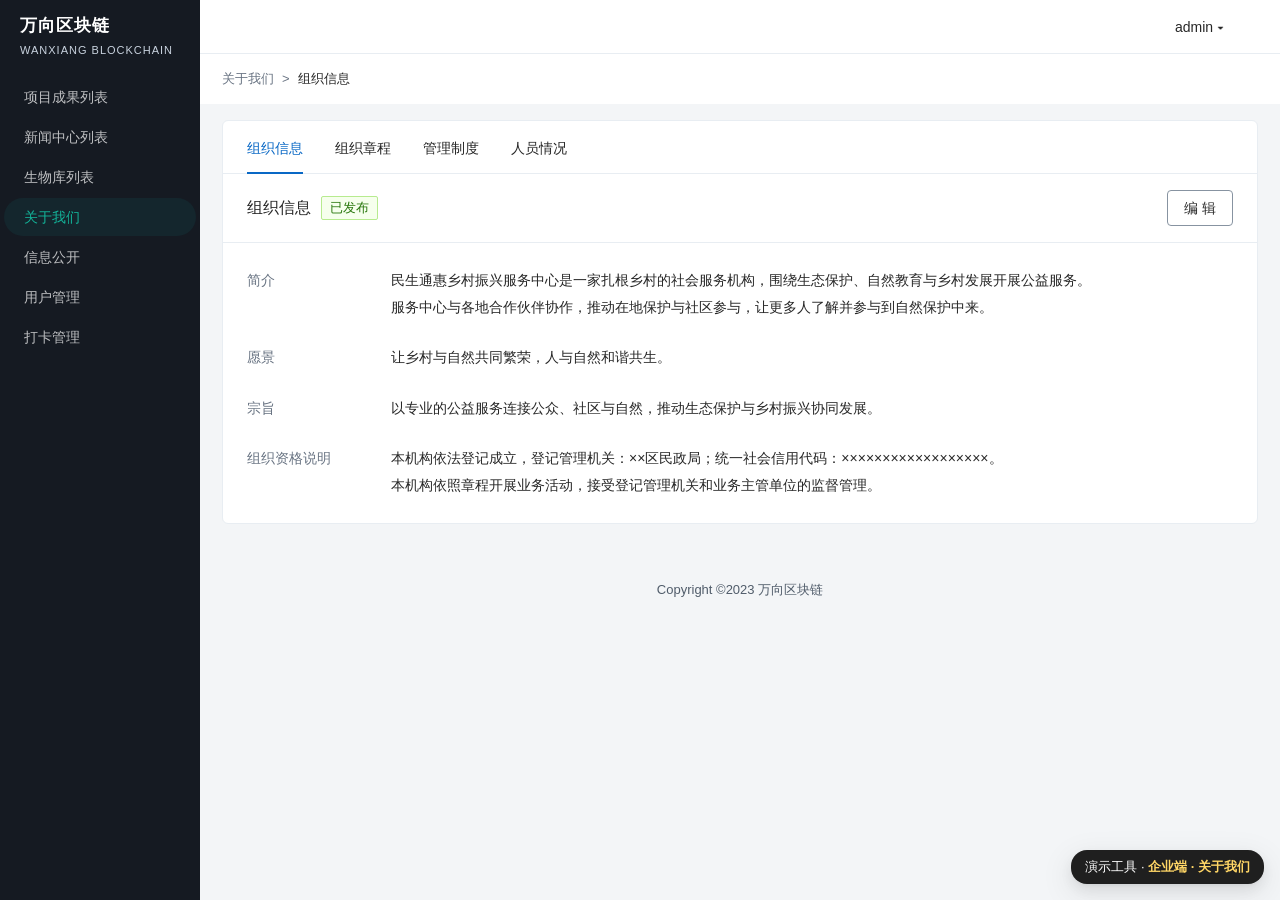
<file: prototype/企业端/关于我们/关于我们.html>
<!DOCTYPE html>
<html lang="zh-CN">
<head>
<meta charset="utf-8">
<meta name="viewport" content="width=device-width, initial-scale=1">
<title>关于我们 · 企业端（运营管理系统） · 原型（演示数据）</title>
<style>
:root{
  --font:-apple-system,BlinkMacSystemFont,"Segoe UI","PingFang SC","Microsoft YaHei","WenQuanYi Micro Hei","Helvetica Neue",Arial,sans-serif;
  --primary:#0968c5;
  --primary-hover:#0755a3;
  --primary-soft:#eef6ff;
  --sider:#151a22;
  --sider-sub:#0f141b;
  --sider-active:#14262d;
  --sider-active-ink:#13b59a;
  --sider-ink:rgba(255,255,255,.72);
  --sider-foot:#002140;
  --brand-ink:#c9d3df;
  --brand-mark:#3d8fd8;
  --bg:#f3f5f7;
  --card:#ffffff;
  --ink:rgba(0,0,0,.85);
  --ink-2:#505c6a;
  --ink-3:#687382;
  --ink-4:rgba(0,0,0,.25);
  --border:#c4ccd5;
  --control-border:#8793a1;
  --divider:#e8edf2;
  --head:#fafafa;
  --grp:#f7f9fb;
  --danger:#c73531;
  --warn-ink:#8a5c00;
  --warn-line:#ffe58f;
  --warn-soft:#fffbe6;
  --ok-ink:#28770c;
  --ok-line:#b7eb8f;
  --ok-soft:#f6ffed;
  --shadow:0 6px 16px rgba(0,0,0,.08),0 3px 6px -4px rgba(0,0,0,.12),0 9px 28px 8px rgba(0,0,0,.05);
  --focus:#1677ff;--av-bg:#eaf5ec;--av-skin:#f2d3b8;--av-hair:#3b3b3b;--draft-ink:#595959;--draft-line:#d9d9d9;--draft-soft:#fafafa;--danger-hover:#ff7875;--mask:rgba(0,0,0,.45);
}
*{box-sizing:border-box}
html,body{margin:0}
body{font-family:var(--font);font-size:14px;line-height:1.5715;color:var(--ink);background:var(--bg)}
button,input,textarea,select{font:inherit;color:inherit}
:focus-visible{outline:2px solid var(--focus);outline-offset:2px}
[hidden]{display:none!important}
.app{display:flex;min-height:100vh;min-width:1280px}
.side{width:200px;flex:none;background:var(--sider);position:sticky;top:0;height:100vh;display:flex;flex-direction:column}
.brand{height:72px;display:flex;align-items:center;gap:8px;padding-left:30px}
.brand svg{width:36px;height:44px}
.brand div{font-size:12px;line-height:13px;letter-spacing:.5px;color:var(--brand-ink)}
.brand b{display:block;margin-top:2px;font-size:14px;font-weight:400;letter-spacing:3px}
.menu{list-style:none;margin:0;padding:4px 0;flex:1;overflow:auto}
.mi{display:flex;align-items:center;gap:10px;height:38px;margin:2px 4px;padding:0 20px;border-radius:19px;color:var(--sider-ink);text-decoration:none;cursor:pointer}
.mi svg{width:14px;height:14px;flex:none}
.mi:hover{color:#fff}
.mi.is-on{background:var(--sider-active);color:var(--sider-active-ink)}
.mi--parent{color:#fff}
.mi--parent .arr{margin-left:auto}
.sub{list-style:none;margin:0;padding:0;background:var(--sider-sub)}
.sub .mi{padding-left:44px}
.side__foot{height:48px;background:var(--sider-foot);display:flex;align-items:center;justify-content:flex-end;padding:0 20px;color:var(--sider-ink)}
.body{flex:1;min-width:0;display:flex;flex-direction:column}
.head{height:54px;background:var(--card);border-bottom:1px solid var(--divider);display:flex;align-items:center;justify-content:flex-end;padding:0 56px}
.crumb{height:50px;background:var(--card);display:flex;align-items:center;gap:8px;padding:0 22px;font-size:13px;color:var(--ink-3)}
.crumb a{color:var(--ink-3);text-decoration:none}
.crumb a:hover{color:var(--primary)}
.crumb b{font-weight:400;color:var(--ink)}
.main{flex:1;padding:16px 22px 24px}
.copy{text-align:center;color:var(--ink-2);font-size:13px;padding:16px 0 20px}
.card{background:var(--card);border:1px solid var(--divider);border-radius:6px;padding:24px 28px;margin-bottom:16px}
.ph{display:flex;align-items:center;gap:12px}
.ph h1{margin:0;font-size:20px;line-height:28px;font-weight:600}
.ph .sp{flex:1}
.badge{display:inline-flex;align-items:center;gap:6px;padding:0 8px;border:1px solid;border-radius:2px;font-size:13px;line-height:22px;white-space:nowrap}
.badge::before{content:"";width:6px;height:6px;border-radius:50%;background:currentColor}
.badge--unpub{color:var(--warn-ink);border-color:var(--warn-line);background:var(--warn-soft)}
.badge--pub{color:var(--ok-ink);border-color:var(--ok-line);background:var(--ok-soft)}
.btn{display:inline-flex;align-items:center;justify-content:center;gap:6px;height:36px;padding:5px 16px;border:1px solid var(--control-border);border-radius:4px;background:var(--card);color:var(--ink);font-size:14px;text-decoration:none;white-space:nowrap;cursor:pointer;transition:color .2s,border-color .2s,background-color .2s}
.btn:hover{color:var(--primary-hover);border-color:var(--primary-hover)}
.btn--pri{background:var(--primary);border-color:var(--primary);color:#fff}
.btn--pri:hover{background:var(--primary-hover);border-color:var(--primary-hover);color:#fff}
.lnk{background:none;border:0;padding:0;color:var(--primary);text-decoration:none;cursor:pointer;white-space:nowrap}
.lnk:hover{color:var(--primary-hover)}
.form{max-width:880px;margin:0;padding:8px 0}
.fi{display:grid;grid-template-columns:128px minmax(0,1fr);gap:0 12px;margin-bottom:24px}
.fl{text-align:right;line-height:36px}
.fl::after{content:"："}
.req{color:var(--danger);margin-right:4px;font-family:SimSun,sans-serif}
.inp,.ta{width:100%;border:1px solid var(--control-border);border-radius:4px;background:#fff;padding:6px 11px;line-height:22px}
.inp{height:36px}
.ta{min-height:96px;padding:6px 11px;resize:vertical}
.inp:hover,.ta:hover{border-color:var(--primary-hover)}
.inp:focus,.ta:focus{outline:none;border-color:var(--primary-hover);box-shadow:0 0 0 2px rgba(24,144,255,.2)}
.meta{display:flex;justify-content:space-between;margin-top:4px;font-size:13px;color:var(--ink-3)}
.radios{display:flex;gap:24px;min-height:36px;align-items:center;flex-wrap:wrap}
.radios label{display:inline-flex;align-items:center;gap:8px;cursor:pointer}
.radios input{width:16px;height:16px;margin:0;accent-color:var(--primary)}
.upl{width:104px;height:104px;border:1px dashed var(--control-border);border-radius:6px;background:var(--head);display:flex;flex-direction:column;align-items:center;justify-content:center;gap:8px;color:var(--ink-2);cursor:pointer}
.upl:hover{border-color:var(--primary)}
.thumb{display:flex;align-items:flex-end;gap:16px}
.thumb__img{width:104px;height:104px;border:1px solid var(--border);border-radius:6px;padding:8px;background:#fff}
.thumb__img img{width:100%;height:100%;object-fit:contain;display:block}
.file{display:flex;align-items:center;gap:12px;max-width:560px;border:1px solid var(--border);border-radius:2px;padding:10px 12px;background:#fff}
.file svg{width:28px;height:34px;flex:none}
.file__n{flex:1;min-width:0}
.file__n b{display:block;font-weight:400;overflow:hidden;text-overflow:ellipsis;white-space:nowrap}
.file__n span{font-size:12px;color:var(--ink-3)}
.file .lnk{margin-left:12px}
.ft{display:flex;gap:8px;margin-left:140px}
.warn{margin:-8px 0 24px 140px;padding:8px 12px;background:var(--warn-soft);border:1px solid var(--warn-line);border-radius:2px;color:var(--warn-ink);font-size:13px}
.filters{display:grid;grid-template-columns:minmax(220px,1.4fr) 1fr 1fr;gap:16px 32px;align-items:center}
.fg{display:flex;align-items:center;gap:8px}
.fg label{white-space:nowrap}
.sel{width:100%;height:36px;border:1px solid var(--control-border);border-radius:4px;background:#fff;padding:0 8px}
.filters__acts{grid-column:1/-1;display:flex;justify-content:flex-end;gap:8px}
.toolbar{margin-bottom:16px}
table{width:100%;border-collapse:collapse;table-layout:fixed}
th{position:relative;text-align:left;font-weight:500;background:var(--head);padding:14px 16px;border-bottom:1px solid var(--divider)}
th+th::before{content:"";position:absolute;left:0;top:50%;transform:translateY(-50%);width:1px;height:1.6em;background:var(--divider)}
td{padding:14px 16px;border-bottom:1px solid var(--divider);vertical-align:middle;word-break:break-word}
tbody tr:not(.grp):hover td{background:var(--head)}
tr.grp td{background:var(--grp);padding:9px 16px;font-size:13px;font-weight:500;color:var(--ink-2)}
.av{width:40px;height:40px;border-radius:50%;object-fit:cover;display:block;border:1px solid var(--divider)}
.nil{color:var(--ink-4)}
.ellip{display:block;overflow:hidden;text-overflow:ellipsis;white-space:nowrap}
.ops{display:flex;flex-wrap:wrap;gap:4px 12px;align-items:center}
details.mv{position:relative}
details.mv summary{list-style:none;color:var(--primary);cursor:pointer}
details.mv summary::-webkit-details-marker{display:none}
details.mv div{position:absolute;top:100%;left:0;z-index:5;margin-top:4px;background:#fff;box-shadow:var(--shadow);border-radius:2px;padding:4px 0;min-width:88px}
details.mv div span{display:block;padding:6px 16px;cursor:pointer}
details.mv div span:hover{background:var(--head)}

/* 照片指导随分类切换；提示推荐分辨率，不增加上传校验。 */
.photo-guide{max-width:700px;margin-top:12px;padding-left:12px;border-left:2px solid var(--divider);font-size:13px;line-height:1.8;color:var(--ink-3)}
.photo-guide p{margin:0 0 4px}
.photo-guide p:last-child{margin-bottom:0}
.photo-guide strong{font-weight:500;color:var(--ink-2);font-variant-numeric:tabular-nums}
.photo-spec{display:none}
.pf:has(.c-board:checked,.c-sup:checked) .photo-spec--leader{display:block}
.pf:has(.c-staff:checked,.c-vol:checked) .photo-spec--member{display:block}
.pf:has(.has:focus-visible) .upl-off,.thumb:has(.chk:focus-visible){outline:2px solid var(--focus);outline-offset:2px}

/* 页面切换：隐藏单选框 + label，不依赖脚本与锚点 */
label.go{display:contents}
label.go .mi,a.mi[href]{cursor:pointer}
.sw{position:fixed;top:0;left:0;width:1px;height:1px;margin:0;opacity:0;pointer-events:none}
.sw--page{position:absolute}
.pg,.ov,.toast,.v{display:none}
label{cursor:pointer}
.toast{position:fixed;top:16px;left:50%;z-index:90;transform:translateX(-50%);align-items:center;gap:8px;padding:9px 16px;background:#fff;border-radius:2px;box-shadow:0 6px 16px rgba(0,0,0,.08),0 3px 6px -4px rgba(0,0,0,.12),0 9px 28px 8px rgba(0,0,0,.05);font-size:14px;color:rgba(0,0,0,.85);white-space:nowrap;pointer-events:none;animation:toast 2.6s ease forwards}
.toast i{width:16px;height:16px;border-radius:50%;display:grid;place-items:center;color:#fff;font-style:normal;font-size:11px;font-weight:700;background:#52c41a}
.toast--warn i{background:#faad14}
.toast--err i{background:#ff4d4f}
@keyframes toast{0%{opacity:0;transform:translate(-50%,-8px)}8%,80%{opacity:1;transform:translate(-50%,0)}100%{opacity:0;visibility:hidden}}
@media (prefers-reduced-motion:reduce){.toast{animation-duration:4s}}

.av{position:relative;overflow:hidden;border-radius:50%;background:var(--av-bg)}
.av::before{content:"";position:absolute;left:31%;top:20%;width:38%;height:38%;border-radius:50%;background:var(--av-skin);box-shadow:inset 0 10px 0 var(--av-hair)}
.av::after{content:"";position:absolute;left:15%;right:15%;bottom:-20%;height:48%;border-radius:50% 50% 0 0;background:var(--av-shirt)}
.av--0{--av-shirt:#68c18c}.av--1{--av-shirt:#5b8fb9}.av--2{--av-shirt:#8aa66b}.av--3{--av-shirt:#c9a46a}.av--4{--av-shirt:#7b9e89}.av--5{--av-shirt:#a3b6c9}

.brand{flex-direction:column;align-items:flex-start;justify-content:center;gap:2px;padding-left:20px}
.brand b{font-size:17px;font-weight:600;letter-spacing:1px;color:#fff;margin:0}
.brand small{font-size:11px;letter-spacing:1px;color:var(--brand-ink)}
.mi{cursor:default}
label.mi{cursor:pointer}
.badge--unpub{color:var(--draft-ink);border-color:var(--draft-line);background:var(--draft-soft)}
.badge::before{display:none}
.v.badge{display:none}
.tabs{display:flex;gap:32px;padding:0 24px;border-bottom:1px solid var(--divider)}
.tabs label{position:relative;padding:16px 0 14px;font-weight:500;color:var(--ink)}
.tabs label:hover{color:var(--primary)}
.tabs label.is-on{color:var(--primary)}
.tabs label.is-on::after{content:"";position:absolute;left:0;right:0;bottom:-1px;height:2px;background:var(--primary)}
.panel-card{background:var(--card);border:1px solid var(--divider);border-radius:6px;margin-bottom:16px}
.panel-card__bd{padding:16px 24px 24px}
.sum__hd{display:flex;align-items:center;gap:10px;padding:16px 24px;border-bottom:1px solid var(--divider)}
.sum__hd h2{margin:0;font-size:16px;font-weight:500}
.sum__hd .sp{flex:1}
.sum dl{margin:0;padding:24px;display:grid;grid-template-columns:120px minmax(0,760px);gap:24px 24px;line-height:1.9}
.sum dt{color:var(--ink-3)}
.sum dd{margin:0;white-space:pre-line}
.lnk--danger{color:var(--danger)}
.lnk--danger:hover{color:var(--danger-hover)}
a.file-link{color:var(--primary);text-decoration:none}
.btn--danger{background:var(--danger);border-color:var(--danger);color:#fff}
.btn--danger:hover{background:var(--danger-hover);border-color:var(--danger-hover);color:#fff}
.ft{align-items:center}
.hint{margin-left:8px;font-size:13px;color:var(--warn-ink)}
.err{display:none;margin-top:4px;font-size:13px;color:var(--danger)}
.fi .inp:invalid:not(:placeholder-shown){border-color:var(--danger)}
.filebox{display:flex;align-items:center;gap:8px;max-width:620px;padding:6px 12px;background:var(--head);border-radius:2px}
.filebox span{color:var(--ink-3)}
.newtag{display:none;font-size:12px;color:var(--primary);background:var(--primary-soft);padding:0 6px;border-radius:2px}
.chk{position:fixed;top:0;left:0;opacity:0;width:1px;height:1px;pointer-events:none}
.chk:checked~.newtag{display:inline-block}
.radios .cat{width:16px;height:16px;margin:0;accent-color:var(--primary)}
.thumb .av{width:86px;height:86px}
.thumb__img{display:grid;place-items:center}
.upl-on{display:none}
.has:checked~.upl-off{display:none}
.has:checked~.upl-on{display:flex}
.av-cell .av{width:40px;height:40px;border:1px solid var(--divider)}
.ov{position:fixed;inset:0;z-index:80;background:var(--mask);align-items:flex-start;justify-content:center;padding-top:18vh}
.modal{width:440px;background:#fff;border-radius:8px;padding:32px 32px 24px;box-shadow:var(--shadow)}
.modal__hd{display:flex;gap:14px}
.modal__ic{width:22px;height:22px;border-radius:50%;flex:none;display:grid;place-items:center;color:#fff;font-weight:700;background:var(--warn-ink)}
.modal__t{margin:0 0 8px;font-size:16px;font-weight:500;line-height:22px}
.modal__c{color:var(--ink-2)}
.modal__ft{display:flex;justify-content:flex-end;gap:8px;margin-top:24px}
.filters{grid-template-columns:repeat(2,minmax(0,360px)) 1fr;gap:16px 24px}
.filters__acts{grid-column:auto}
.warn{display:none;margin:-8px 0 24px 140px}
#P-org:checked~.shell .pg-org{display:block}#P-org-saved:checked~.shell .pg-org{display:block}#P-org-edit:checked~.shell .pg-org-edit{display:block}#P-charter:checked~.shell .pg-charter{display:block}#P-charter-saved:checked~.shell .pg-charter{display:block}#P-charter-edit:checked~.shell .pg-charter-edit{display:block}#P-rules-del-0:checked~.shell .pg-rules{display:block}#P-rule-0:checked~.shell .pg-rule-0{display:block}#P-rules-del-1:checked~.shell .pg-rules{display:block}#P-rule-1:checked~.shell .pg-rule-1{display:block}#P-rules-del-2:checked~.shell .pg-rules{display:block}#P-rule-2:checked~.shell .pg-rule-2{display:block}#P-rules-del-3:checked~.shell .pg-rules{display:block}#P-rule-3:checked~.shell .pg-rule-3{display:block}#P-rules-del-4:checked~.shell .pg-rules{display:block}#P-rule-4:checked~.shell .pg-rule-4{display:block}#P-rules-del-5:checked~.shell .pg-rules{display:block}#P-rule-5:checked~.shell .pg-rule-5{display:block}#P-rules:checked~.shell .pg-rules{display:block}#P-rules-saved:checked~.shell .pg-rules{display:block}#P-rules-addpub:checked~.shell .pg-rules{display:block}#P-rules-adddraft:checked~.shell .pg-rules{display:block}#P-rule-new:checked~.shell .pg-rule-new{display:block}#P-people-del-0:checked~.shell .pg-people{display:block}#P-person-0:checked~.shell .pg-person-0{display:block}#P-people-del-1:checked~.shell .pg-people{display:block}#P-person-1:checked~.shell .pg-person-1{display:block}#P-people-del-2:checked~.shell .pg-people{display:block}#P-person-2:checked~.shell .pg-person-2{display:block}#P-people-del-3:checked~.shell .pg-people{display:block}#P-person-3:checked~.shell .pg-person-3{display:block}#P-people-del-4:checked~.shell .pg-people{display:block}#P-person-4:checked~.shell .pg-person-4{display:block}#P-people-del-5:checked~.shell .pg-people{display:block}#P-person-5:checked~.shell .pg-person-5{display:block}#P-people-del-6:checked~.shell .pg-people{display:block}#P-person-6:checked~.shell .pg-person-6{display:block}#P-people-del-7:checked~.shell .pg-people{display:block}#P-person-7:checked~.shell .pg-person-7{display:block}#P-people-del-8:checked~.shell .pg-people{display:block}#P-person-8:checked~.shell .pg-person-8{display:block}#P-people-del-9:checked~.shell .pg-people{display:block}#P-person-9:checked~.shell .pg-person-9{display:block}#P-people-del-10:checked~.shell .pg-people{display:block}#P-person-10:checked~.shell .pg-person-10{display:block}#P-people-del-11:checked~.shell .pg-people{display:block}#P-person-11:checked~.shell .pg-person-11{display:block}#P-people-del-12:checked~.shell .pg-people{display:block}#P-person-12:checked~.shell .pg-person-12{display:block}#P-people-del-13:checked~.shell .pg-people{display:block}#P-person-13:checked~.shell .pg-person-13{display:block}#P-people-del-14:checked~.shell .pg-people{display:block}#P-person-14:checked~.shell .pg-person-14{display:block}#P-people-del-15:checked~.shell .pg-people{display:block}#P-person-15:checked~.shell .pg-person-15{display:block}#P-people-del-16:checked~.shell .pg-people{display:block}#P-person-16:checked~.shell .pg-person-16{display:block}#P-people-del-17:checked~.shell .pg-people{display:block}#P-person-17:checked~.shell .pg-person-17{display:block}#P-people-del-18:checked~.shell .pg-people{display:block}#P-person-18:checked~.shell .pg-person-18{display:block}#P-people:checked~.shell .pg-people{display:block}#P-people-saved:checked~.shell .pg-people{display:block}#P-people-addpub:checked~.shell .pg-people{display:block}#P-people-adddraft:checked~.shell .pg-people{display:block}#P-person-new:checked~.shell .pg-person-new{display:block}
.shell:has(#ORG-pub:checked) .v-ORG-pub{display:inline-flex}
.shell:has(#ORG-pub:checked) div.v-ORG-pub,.shell:has(#ORG-pub:checked) .toast.v-ORG-pub{display:flex}
.shell:has(#ORG-pubT:checked) .v-ORG-pubT{display:inline-flex}
.shell:has(#ORG-pubT:checked) div.v-ORG-pubT,.shell:has(#ORG-pubT:checked) .toast.v-ORG-pubT{display:flex}
.acts.v{gap:8px}
#P-org-saved:checked~.shell .t-org-saved{display:flex}
.f-org .bad{display:none}
.f-org:not(:has(.o-f:not(:placeholder-shown))) .ok{display:none}
.f-org:not(:has(.o-f:not(:placeholder-shown))) .bad{display:inline-flex}
.f-org:not(:has(.o-f:not(:placeholder-shown))):has(#sub-org-save:checked) .w-org-save{display:block}
.f-org:not(:has(.o-f:not(:placeholder-shown))):has(#sub-org-pub:checked) .w-org-pub{display:block}
.shell:has(#CH-pub:checked) .v-CH-pub{display:inline-flex}
.shell:has(#CH-pub:checked) div.v-CH-pub,.shell:has(#CH-pub:checked) .toast.v-CH-pub{display:flex}
.shell:has(#CH-pubT:checked) .v-CH-pubT{display:inline-flex}
.shell:has(#CH-pubT:checked) div.v-CH-pubT,.shell:has(#CH-pubT:checked) .toast.v-CH-pubT{display:flex}
.acts.v{gap:8px}
#P-charter-saved:checked~.shell .t-charter-saved{display:flex}
.tf .bad{display:none}
.tf:has(.t-in:invalid) .ok{display:none}
.tf:has(.t-in:invalid) .bad{display:inline-flex}
.tf:has(.sub:checked):has(.t-in:placeholder-shown) .e-empty{display:block}
.tf:has(.sub:checked):has(.t-in:invalid:not(:placeholder-shown)) .e-long{display:block}
.shell:has(#R0-unpub:checked) .v-R0-unpub{display:inline-flex}
.shell:has(#R0-unpub:checked) div.v-R0-unpub,.shell:has(#R0-unpub:checked) .toast.v-R0-unpub{display:flex}
.shell:has(#R0-pub:checked) .v-R0-pub{display:inline-flex}
.shell:has(#R0-pub:checked) div.v-R0-pub,.shell:has(#R0-pub:checked) .toast.v-R0-pub{display:flex}
.shell:has(#R0-pubT:checked) .v-R0-pubT{display:inline-flex}
.shell:has(#R0-pubT:checked) div.v-R0-pubT,.shell:has(#R0-pubT:checked) .toast.v-R0-pubT{display:flex}
.shell:has(#R0-del:checked) .v-R0-del{display:inline-flex}
.shell:has(#R0-del:checked) div.v-R0-del,.shell:has(#R0-del:checked) .toast.v-R0-del{display:flex}
.shell:has(#R0-del:checked) .row-R0{display:none}
#P-rules-del-0:checked~.shell .m-R0{display:flex}
.shell:has(#R0-del:checked) .m-R0{display:none!important}
#P-rules-del-0:checked~.shell:has(#R0-del:checked) .t-del-R0{display:flex}
.shell:has(#R1-unpub:checked) .v-R1-unpub{display:inline-flex}
.shell:has(#R1-unpub:checked) div.v-R1-unpub,.shell:has(#R1-unpub:checked) .toast.v-R1-unpub{display:flex}
.shell:has(#R1-pub:checked) .v-R1-pub{display:inline-flex}
.shell:has(#R1-pub:checked) div.v-R1-pub,.shell:has(#R1-pub:checked) .toast.v-R1-pub{display:flex}
.shell:has(#R1-pubT:checked) .v-R1-pubT{display:inline-flex}
.shell:has(#R1-pubT:checked) div.v-R1-pubT,.shell:has(#R1-pubT:checked) .toast.v-R1-pubT{display:flex}
.shell:has(#R1-del:checked) .v-R1-del{display:inline-flex}
.shell:has(#R1-del:checked) div.v-R1-del,.shell:has(#R1-del:checked) .toast.v-R1-del{display:flex}
.shell:has(#R1-del:checked) .row-R1{display:none}
#P-rules-del-1:checked~.shell .m-R1{display:flex}
.shell:has(#R1-del:checked) .m-R1{display:none!important}
#P-rules-del-1:checked~.shell:has(#R1-del:checked) .t-del-R1{display:flex}
.shell:has(#R2-unpub:checked) .v-R2-unpub{display:inline-flex}
.shell:has(#R2-unpub:checked) div.v-R2-unpub,.shell:has(#R2-unpub:checked) .toast.v-R2-unpub{display:flex}
.shell:has(#R2-pub:checked) .v-R2-pub{display:inline-flex}
.shell:has(#R2-pub:checked) div.v-R2-pub,.shell:has(#R2-pub:checked) .toast.v-R2-pub{display:flex}
.shell:has(#R2-pubT:checked) .v-R2-pubT{display:inline-flex}
.shell:has(#R2-pubT:checked) div.v-R2-pubT,.shell:has(#R2-pubT:checked) .toast.v-R2-pubT{display:flex}
.shell:has(#R2-del:checked) .v-R2-del{display:inline-flex}
.shell:has(#R2-del:checked) div.v-R2-del,.shell:has(#R2-del:checked) .toast.v-R2-del{display:flex}
.shell:has(#R2-del:checked) .row-R2{display:none}
#P-rules-del-2:checked~.shell .m-R2{display:flex}
.shell:has(#R2-del:checked) .m-R2{display:none!important}
#P-rules-del-2:checked~.shell:has(#R2-del:checked) .t-del-R2{display:flex}
.shell:has(#R3-unpub:checked) .v-R3-unpub{display:inline-flex}
.shell:has(#R3-unpub:checked) div.v-R3-unpub,.shell:has(#R3-unpub:checked) .toast.v-R3-unpub{display:flex}
.shell:has(#R3-pub:checked) .v-R3-pub{display:inline-flex}
.shell:has(#R3-pub:checked) div.v-R3-pub,.shell:has(#R3-pub:checked) .toast.v-R3-pub{display:flex}
.shell:has(#R3-pubT:checked) .v-R3-pubT{display:inline-flex}
.shell:has(#R3-pubT:checked) div.v-R3-pubT,.shell:has(#R3-pubT:checked) .toast.v-R3-pubT{display:flex}
.shell:has(#R3-del:checked) .v-R3-del{display:inline-flex}
.shell:has(#R3-del:checked) div.v-R3-del,.shell:has(#R3-del:checked) .toast.v-R3-del{display:flex}
.shell:has(#R3-del:checked) .row-R3{display:none}
#P-rules-del-3:checked~.shell .m-R3{display:flex}
.shell:has(#R3-del:checked) .m-R3{display:none!important}
#P-rules-del-3:checked~.shell:has(#R3-del:checked) .t-del-R3{display:flex}
.shell:has(#R4-unpub:checked) .v-R4-unpub{display:inline-flex}
.shell:has(#R4-unpub:checked) div.v-R4-unpub,.shell:has(#R4-unpub:checked) .toast.v-R4-unpub{display:flex}
.shell:has(#R4-pub:checked) .v-R4-pub{display:inline-flex}
.shell:has(#R4-pub:checked) div.v-R4-pub,.shell:has(#R4-pub:checked) .toast.v-R4-pub{display:flex}
.shell:has(#R4-pubT:checked) .v-R4-pubT{display:inline-flex}
.shell:has(#R4-pubT:checked) div.v-R4-pubT,.shell:has(#R4-pubT:checked) .toast.v-R4-pubT{display:flex}
.shell:has(#R4-del:checked) .v-R4-del{display:inline-flex}
.shell:has(#R4-del:checked) div.v-R4-del,.shell:has(#R4-del:checked) .toast.v-R4-del{display:flex}
.shell:has(#R4-del:checked) .row-R4{display:none}
#P-rules-del-4:checked~.shell .m-R4{display:flex}
.shell:has(#R4-del:checked) .m-R4{display:none!important}
#P-rules-del-4:checked~.shell:has(#R4-del:checked) .t-del-R4{display:flex}
.shell:has(#R5-unpub:checked) .v-R5-unpub{display:inline-flex}
.shell:has(#R5-unpub:checked) div.v-R5-unpub,.shell:has(#R5-unpub:checked) .toast.v-R5-unpub{display:flex}
.shell:has(#R5-pub:checked) .v-R5-pub{display:inline-flex}
.shell:has(#R5-pub:checked) div.v-R5-pub,.shell:has(#R5-pub:checked) .toast.v-R5-pub{display:flex}
.shell:has(#R5-pubT:checked) .v-R5-pubT{display:inline-flex}
.shell:has(#R5-pubT:checked) div.v-R5-pubT,.shell:has(#R5-pubT:checked) .toast.v-R5-pubT{display:flex}
.shell:has(#R5-del:checked) .v-R5-del{display:inline-flex}
.shell:has(#R5-del:checked) div.v-R5-del,.shell:has(#R5-del:checked) .toast.v-R5-del{display:flex}
.shell:has(#R5-del:checked) .row-R5{display:none}
#P-rules-del-5:checked~.shell .m-R5{display:flex}
.shell:has(#R5-del:checked) .m-R5{display:none!important}
#P-rules-del-5:checked~.shell:has(#R5-del:checked) .t-del-R5{display:flex}
#P-rules-saved:checked~.shell .t-rules-saved{display:flex}
#P-rules-addpub:checked~.shell .t-rules-addpub{display:flex}
#P-rules-adddraft:checked~.shell .t-rules-adddraft{display:flex}
.f-rnew:has(.has:not(:checked)) .ok{display:none}
.f-rnew:has(.has:not(:checked)) .bad{display:inline-flex}
.f-rnew:has(.sub:checked):has(.has:not(:checked)) .e-file{display:block}
.pf .bad{display:none}
.pf:not(:has(.cat:checked)) .f-photo,.pf:not(:has(.cat:checked)) .f-role,.pf:not(:has(.cat:checked)) .f-edu{display:none}
.pf:has(.c-vol:checked) .f-edu,.pf:has(.c-staff:checked) .f-edu{display:none}
.pf:has(.c-board:checked) .wc-board,.pf:has(.c-sup:checked) .wc-sup,.pf:has(.c-staff:checked) .wc-staff,.pf:has(.c-vol:checked) .wc-vol{display:block}
.pf:not(:has(.cat:checked)) .ok,.pf:has(.n-in:invalid) .ok,.pf:has(.r-in:invalid) .ok,.pf:has(:is(.c-board,.c-sup):checked):has(.r-in:placeholder-shown) .ok,.pf:has(.cat:checked):has(.has:not(:checked)) .ok{display:none}
.pf:not(:has(.cat:checked)) .bad,.pf:has(.n-in:invalid) .bad,.pf:has(.r-in:invalid) .bad,.pf:has(:is(.c-board,.c-sup):checked):has(.r-in:placeholder-shown) .bad,.pf:has(.cat:checked):has(.has:not(:checked)) .bad{display:inline-flex}
.pf:has(.sub:checked):not(:has(.cat:checked)) .e-cat{display:block}
.pf:has(.sub:checked):has(.n-in:placeholder-shown) .e-n-empty{display:block}
.pf:has(.sub:checked):has(.n-in:invalid:not(:placeholder-shown)) .e-n-long{display:block}
.pf:has(.sub:checked):has(:is(.c-board,.c-sup):checked):has(.r-in:placeholder-shown) .e-r-empty{display:block}
.pf:has(.sub:checked):has(.r-in:invalid:not(:placeholder-shown)) .e-r-long{display:block}
.pf:has(.sub:checked):has(.cat:checked):has(.has:not(:checked)) .e-photo{display:block}
.shell:has(#M0-unpub:checked) .v-M0-unpub{display:inline-flex}
.shell:has(#M0-unpub:checked) div.v-M0-unpub,.shell:has(#M0-unpub:checked) .toast.v-M0-unpub{display:flex}
.shell:has(#M0-pub:checked) .v-M0-pub{display:inline-flex}
.shell:has(#M0-pub:checked) div.v-M0-pub,.shell:has(#M0-pub:checked) .toast.v-M0-pub{display:flex}
.shell:has(#M0-pubT:checked) .v-M0-pubT{display:inline-flex}
.shell:has(#M0-pubT:checked) div.v-M0-pubT,.shell:has(#M0-pubT:checked) .toast.v-M0-pubT{display:flex}
.shell:has(#M0-del:checked) .v-M0-del{display:inline-flex}
.shell:has(#M0-del:checked) div.v-M0-del,.shell:has(#M0-del:checked) .toast.v-M0-del{display:flex}
.shell:has(#M0-del:checked) .row-M0{display:none}
#P-people-del-0:checked~.shell .m-M0{display:flex}
.shell:has(#M0-del:checked) .m-M0{display:none!important}
#P-people-del-0:checked~.shell:has(#M0-del:checked) .t-del-M0{display:flex}
.shell:has(#M1-unpub:checked) .v-M1-unpub{display:inline-flex}
.shell:has(#M1-unpub:checked) div.v-M1-unpub,.shell:has(#M1-unpub:checked) .toast.v-M1-unpub{display:flex}
.shell:has(#M1-pub:checked) .v-M1-pub{display:inline-flex}
.shell:has(#M1-pub:checked) div.v-M1-pub,.shell:has(#M1-pub:checked) .toast.v-M1-pub{display:flex}
.shell:has(#M1-pubT:checked) .v-M1-pubT{display:inline-flex}
.shell:has(#M1-pubT:checked) div.v-M1-pubT,.shell:has(#M1-pubT:checked) .toast.v-M1-pubT{display:flex}
.shell:has(#M1-del:checked) .v-M1-del{display:inline-flex}
.shell:has(#M1-del:checked) div.v-M1-del,.shell:has(#M1-del:checked) .toast.v-M1-del{display:flex}
.shell:has(#M1-del:checked) .row-M1{display:none}
#P-people-del-1:checked~.shell .m-M1{display:flex}
.shell:has(#M1-del:checked) .m-M1{display:none!important}
#P-people-del-1:checked~.shell:has(#M1-del:checked) .t-del-M1{display:flex}
.shell:has(#M2-unpub:checked) .v-M2-unpub{display:inline-flex}
.shell:has(#M2-unpub:checked) div.v-M2-unpub,.shell:has(#M2-unpub:checked) .toast.v-M2-unpub{display:flex}
.shell:has(#M2-pub:checked) .v-M2-pub{display:inline-flex}
.shell:has(#M2-pub:checked) div.v-M2-pub,.shell:has(#M2-pub:checked) .toast.v-M2-pub{display:flex}
.shell:has(#M2-pubT:checked) .v-M2-pubT{display:inline-flex}
.shell:has(#M2-pubT:checked) div.v-M2-pubT,.shell:has(#M2-pubT:checked) .toast.v-M2-pubT{display:flex}
.shell:has(#M2-del:checked) .v-M2-del{display:inline-flex}
.shell:has(#M2-del:checked) div.v-M2-del,.shell:has(#M2-del:checked) .toast.v-M2-del{display:flex}
.shell:has(#M2-del:checked) .row-M2{display:none}
#P-people-del-2:checked~.shell .m-M2{display:flex}
.shell:has(#M2-del:checked) .m-M2{display:none!important}
#P-people-del-2:checked~.shell:has(#M2-del:checked) .t-del-M2{display:flex}
.shell:has(#M3-unpub:checked) .v-M3-unpub{display:inline-flex}
.shell:has(#M3-unpub:checked) div.v-M3-unpub,.shell:has(#M3-unpub:checked) .toast.v-M3-unpub{display:flex}
.shell:has(#M3-pub:checked) .v-M3-pub{display:inline-flex}
.shell:has(#M3-pub:checked) div.v-M3-pub,.shell:has(#M3-pub:checked) .toast.v-M3-pub{display:flex}
.shell:has(#M3-pubT:checked) .v-M3-pubT{display:inline-flex}
.shell:has(#M3-pubT:checked) div.v-M3-pubT,.shell:has(#M3-pubT:checked) .toast.v-M3-pubT{display:flex}
.shell:has(#M3-del:checked) .v-M3-del{display:inline-flex}
.shell:has(#M3-del:checked) div.v-M3-del,.shell:has(#M3-del:checked) .toast.v-M3-del{display:flex}
.shell:has(#M3-del:checked) .row-M3{display:none}
#P-people-del-3:checked~.shell .m-M3{display:flex}
.shell:has(#M3-del:checked) .m-M3{display:none!important}
#P-people-del-3:checked~.shell:has(#M3-del:checked) .t-del-M3{display:flex}
.shell:has(#M4-unpub:checked) .v-M4-unpub{display:inline-flex}
.shell:has(#M4-unpub:checked) div.v-M4-unpub,.shell:has(#M4-unpub:checked) .toast.v-M4-unpub{display:flex}
.shell:has(#M4-pub:checked) .v-M4-pub{display:inline-flex}
.shell:has(#M4-pub:checked) div.v-M4-pub,.shell:has(#M4-pub:checked) .toast.v-M4-pub{display:flex}
.shell:has(#M4-pubT:checked) .v-M4-pubT{display:inline-flex}
.shell:has(#M4-pubT:checked) div.v-M4-pubT,.shell:has(#M4-pubT:checked) .toast.v-M4-pubT{display:flex}
.shell:has(#M4-del:checked) .v-M4-del{display:inline-flex}
.shell:has(#M4-del:checked) div.v-M4-del,.shell:has(#M4-del:checked) .toast.v-M4-del{display:flex}
.shell:has(#M4-del:checked) .row-M4{display:none}
#P-people-del-4:checked~.shell .m-M4{display:flex}
.shell:has(#M4-del:checked) .m-M4{display:none!important}
#P-people-del-4:checked~.shell:has(#M4-del:checked) .t-del-M4{display:flex}
.shell:has(#M5-unpub:checked) .v-M5-unpub{display:inline-flex}
.shell:has(#M5-unpub:checked) div.v-M5-unpub,.shell:has(#M5-unpub:checked) .toast.v-M5-unpub{display:flex}
.shell:has(#M5-pub:checked) .v-M5-pub{display:inline-flex}
.shell:has(#M5-pub:checked) div.v-M5-pub,.shell:has(#M5-pub:checked) .toast.v-M5-pub{display:flex}
.shell:has(#M5-pubT:checked) .v-M5-pubT{display:inline-flex}
.shell:has(#M5-pubT:checked) div.v-M5-pubT,.shell:has(#M5-pubT:checked) .toast.v-M5-pubT{display:flex}
.shell:has(#M5-del:checked) .v-M5-del{display:inline-flex}
.shell:has(#M5-del:checked) div.v-M5-del,.shell:has(#M5-del:checked) .toast.v-M5-del{display:flex}
.shell:has(#M5-del:checked) .row-M5{display:none}
#P-people-del-5:checked~.shell .m-M5{display:flex}
.shell:has(#M5-del:checked) .m-M5{display:none!important}
#P-people-del-5:checked~.shell:has(#M5-del:checked) .t-del-M5{display:flex}
.shell:has(#M6-unpub:checked) .v-M6-unpub{display:inline-flex}
.shell:has(#M6-unpub:checked) div.v-M6-unpub,.shell:has(#M6-unpub:checked) .toast.v-M6-unpub{display:flex}
.shell:has(#M6-pub:checked) .v-M6-pub{display:inline-flex}
.shell:has(#M6-pub:checked) div.v-M6-pub,.shell:has(#M6-pub:checked) .toast.v-M6-pub{display:flex}
.shell:has(#M6-pubT:checked) .v-M6-pubT{display:inline-flex}
.shell:has(#M6-pubT:checked) div.v-M6-pubT,.shell:has(#M6-pubT:checked) .toast.v-M6-pubT{display:flex}
.shell:has(#M6-del:checked) .v-M6-del{display:inline-flex}
.shell:has(#M6-del:checked) div.v-M6-del,.shell:has(#M6-del:checked) .toast.v-M6-del{display:flex}
.shell:has(#M6-del:checked) .row-M6{display:none}
#P-people-del-6:checked~.shell .m-M6{display:flex}
.shell:has(#M6-del:checked) .m-M6{display:none!important}
#P-people-del-6:checked~.shell:has(#M6-del:checked) .t-del-M6{display:flex}
.shell:has(#M7-unpub:checked) .v-M7-unpub{display:inline-flex}
.shell:has(#M7-unpub:checked) div.v-M7-unpub,.shell:has(#M7-unpub:checked) .toast.v-M7-unpub{display:flex}
.shell:has(#M7-pub:checked) .v-M7-pub{display:inline-flex}
.shell:has(#M7-pub:checked) div.v-M7-pub,.shell:has(#M7-pub:checked) .toast.v-M7-pub{display:flex}
.shell:has(#M7-pubT:checked) .v-M7-pubT{display:inline-flex}
.shell:has(#M7-pubT:checked) div.v-M7-pubT,.shell:has(#M7-pubT:checked) .toast.v-M7-pubT{display:flex}
.shell:has(#M7-del:checked) .v-M7-del{display:inline-flex}
.shell:has(#M7-del:checked) div.v-M7-del,.shell:has(#M7-del:checked) .toast.v-M7-del{display:flex}
.shell:has(#M7-del:checked) .row-M7{display:none}
#P-people-del-7:checked~.shell .m-M7{display:flex}
.shell:has(#M7-del:checked) .m-M7{display:none!important}
#P-people-del-7:checked~.shell:has(#M7-del:checked) .t-del-M7{display:flex}
.shell:has(#M8-unpub:checked) .v-M8-unpub{display:inline-flex}
.shell:has(#M8-unpub:checked) div.v-M8-unpub,.shell:has(#M8-unpub:checked) .toast.v-M8-unpub{display:flex}
.shell:has(#M8-pub:checked) .v-M8-pub{display:inline-flex}
.shell:has(#M8-pub:checked) div.v-M8-pub,.shell:has(#M8-pub:checked) .toast.v-M8-pub{display:flex}
.shell:has(#M8-pubT:checked) .v-M8-pubT{display:inline-flex}
.shell:has(#M8-pubT:checked) div.v-M8-pubT,.shell:has(#M8-pubT:checked) .toast.v-M8-pubT{display:flex}
.shell:has(#M8-del:checked) .v-M8-del{display:inline-flex}
.shell:has(#M8-del:checked) div.v-M8-del,.shell:has(#M8-del:checked) .toast.v-M8-del{display:flex}
.shell:has(#M8-del:checked) .row-M8{display:none}
#P-people-del-8:checked~.shell .m-M8{display:flex}
.shell:has(#M8-del:checked) .m-M8{display:none!important}
#P-people-del-8:checked~.shell:has(#M8-del:checked) .t-del-M8{display:flex}
.shell:has(#M9-unpub:checked) .v-M9-unpub{display:inline-flex}
.shell:has(#M9-unpub:checked) div.v-M9-unpub,.shell:has(#M9-unpub:checked) .toast.v-M9-unpub{display:flex}
.shell:has(#M9-pub:checked) .v-M9-pub{display:inline-flex}
.shell:has(#M9-pub:checked) div.v-M9-pub,.shell:has(#M9-pub:checked) .toast.v-M9-pub{display:flex}
.shell:has(#M9-pubT:checked) .v-M9-pubT{display:inline-flex}
.shell:has(#M9-pubT:checked) div.v-M9-pubT,.shell:has(#M9-pubT:checked) .toast.v-M9-pubT{display:flex}
.shell:has(#M9-del:checked) .v-M9-del{display:inline-flex}
.shell:has(#M9-del:checked) div.v-M9-del,.shell:has(#M9-del:checked) .toast.v-M9-del{display:flex}
.shell:has(#M9-del:checked) .row-M9{display:none}
#P-people-del-9:checked~.shell .m-M9{display:flex}
.shell:has(#M9-del:checked) .m-M9{display:none!important}
#P-people-del-9:checked~.shell:has(#M9-del:checked) .t-del-M9{display:flex}
.shell:has(#M10-unpub:checked) .v-M10-unpub{display:inline-flex}
.shell:has(#M10-unpub:checked) div.v-M10-unpub,.shell:has(#M10-unpub:checked) .toast.v-M10-unpub{display:flex}
.shell:has(#M10-pub:checked) .v-M10-pub{display:inline-flex}
.shell:has(#M10-pub:checked) div.v-M10-pub,.shell:has(#M10-pub:checked) .toast.v-M10-pub{display:flex}
.shell:has(#M10-pubT:checked) .v-M10-pubT{display:inline-flex}
.shell:has(#M10-pubT:checked) div.v-M10-pubT,.shell:has(#M10-pubT:checked) .toast.v-M10-pubT{display:flex}
.shell:has(#M10-del:checked) .v-M10-del{display:inline-flex}
.shell:has(#M10-del:checked) div.v-M10-del,.shell:has(#M10-del:checked) .toast.v-M10-del{display:flex}
.shell:has(#M10-del:checked) .row-M10{display:none}
#P-people-del-10:checked~.shell .m-M10{display:flex}
.shell:has(#M10-del:checked) .m-M10{display:none!important}
#P-people-del-10:checked~.shell:has(#M10-del:checked) .t-del-M10{display:flex}
.shell:has(#M11-unpub:checked) .v-M11-unpub{display:inline-flex}
.shell:has(#M11-unpub:checked) div.v-M11-unpub,.shell:has(#M11-unpub:checked) .toast.v-M11-unpub{display:flex}
.shell:has(#M11-pub:checked) .v-M11-pub{display:inline-flex}
.shell:has(#M11-pub:checked) div.v-M11-pub,.shell:has(#M11-pub:checked) .toast.v-M11-pub{display:flex}
.shell:has(#M11-pubT:checked) .v-M11-pubT{display:inline-flex}
.shell:has(#M11-pubT:checked) div.v-M11-pubT,.shell:has(#M11-pubT:checked) .toast.v-M11-pubT{display:flex}
.shell:has(#M11-del:checked) .v-M11-del{display:inline-flex}
.shell:has(#M11-del:checked) div.v-M11-del,.shell:has(#M11-del:checked) .toast.v-M11-del{display:flex}
.shell:has(#M11-del:checked) .row-M11{display:none}
#P-people-del-11:checked~.shell .m-M11{display:flex}
.shell:has(#M11-del:checked) .m-M11{display:none!important}
#P-people-del-11:checked~.shell:has(#M11-del:checked) .t-del-M11{display:flex}
.shell:has(#M12-unpub:checked) .v-M12-unpub{display:inline-flex}
.shell:has(#M12-unpub:checked) div.v-M12-unpub,.shell:has(#M12-unpub:checked) .toast.v-M12-unpub{display:flex}
.shell:has(#M12-pub:checked) .v-M12-pub{display:inline-flex}
.shell:has(#M12-pub:checked) div.v-M12-pub,.shell:has(#M12-pub:checked) .toast.v-M12-pub{display:flex}
.shell:has(#M12-pubT:checked) .v-M12-pubT{display:inline-flex}
.shell:has(#M12-pubT:checked) div.v-M12-pubT,.shell:has(#M12-pubT:checked) .toast.v-M12-pubT{display:flex}
.shell:has(#M12-del:checked) .v-M12-del{display:inline-flex}
.shell:has(#M12-del:checked) div.v-M12-del,.shell:has(#M12-del:checked) .toast.v-M12-del{display:flex}
.shell:has(#M12-del:checked) .row-M12{display:none}
#P-people-del-12:checked~.shell .m-M12{display:flex}
.shell:has(#M12-del:checked) .m-M12{display:none!important}
#P-people-del-12:checked~.shell:has(#M12-del:checked) .t-del-M12{display:flex}
.shell:has(#M13-unpub:checked) .v-M13-unpub{display:inline-flex}
.shell:has(#M13-unpub:checked) div.v-M13-unpub,.shell:has(#M13-unpub:checked) .toast.v-M13-unpub{display:flex}
.shell:has(#M13-pub:checked) .v-M13-pub{display:inline-flex}
.shell:has(#M13-pub:checked) div.v-M13-pub,.shell:has(#M13-pub:checked) .toast.v-M13-pub{display:flex}
.shell:has(#M13-pubT:checked) .v-M13-pubT{display:inline-flex}
.shell:has(#M13-pubT:checked) div.v-M13-pubT,.shell:has(#M13-pubT:checked) .toast.v-M13-pubT{display:flex}
.shell:has(#M13-del:checked) .v-M13-del{display:inline-flex}
.shell:has(#M13-del:checked) div.v-M13-del,.shell:has(#M13-del:checked) .toast.v-M13-del{display:flex}
.shell:has(#M13-del:checked) .row-M13{display:none}
#P-people-del-13:checked~.shell .m-M13{display:flex}
.shell:has(#M13-del:checked) .m-M13{display:none!important}
#P-people-del-13:checked~.shell:has(#M13-del:checked) .t-del-M13{display:flex}
.shell:has(#M14-unpub:checked) .v-M14-unpub{display:inline-flex}
.shell:has(#M14-unpub:checked) div.v-M14-unpub,.shell:has(#M14-unpub:checked) .toast.v-M14-unpub{display:flex}
.shell:has(#M14-pub:checked) .v-M14-pub{display:inline-flex}
.shell:has(#M14-pub:checked) div.v-M14-pub,.shell:has(#M14-pub:checked) .toast.v-M14-pub{display:flex}
.shell:has(#M14-pubT:checked) .v-M14-pubT{display:inline-flex}
.shell:has(#M14-pubT:checked) div.v-M14-pubT,.shell:has(#M14-pubT:checked) .toast.v-M14-pubT{display:flex}
.shell:has(#M14-del:checked) .v-M14-del{display:inline-flex}
.shell:has(#M14-del:checked) div.v-M14-del,.shell:has(#M14-del:checked) .toast.v-M14-del{display:flex}
.shell:has(#M14-del:checked) .row-M14{display:none}
#P-people-del-14:checked~.shell .m-M14{display:flex}
.shell:has(#M14-del:checked) .m-M14{display:none!important}
#P-people-del-14:checked~.shell:has(#M14-del:checked) .t-del-M14{display:flex}
.shell:has(#M15-unpub:checked) .v-M15-unpub{display:inline-flex}
.shell:has(#M15-unpub:checked) div.v-M15-unpub,.shell:has(#M15-unpub:checked) .toast.v-M15-unpub{display:flex}
.shell:has(#M15-pub:checked) .v-M15-pub{display:inline-flex}
.shell:has(#M15-pub:checked) div.v-M15-pub,.shell:has(#M15-pub:checked) .toast.v-M15-pub{display:flex}
.shell:has(#M15-pubT:checked) .v-M15-pubT{display:inline-flex}
.shell:has(#M15-pubT:checked) div.v-M15-pubT,.shell:has(#M15-pubT:checked) .toast.v-M15-pubT{display:flex}
.shell:has(#M15-del:checked) .v-M15-del{display:inline-flex}
.shell:has(#M15-del:checked) div.v-M15-del,.shell:has(#M15-del:checked) .toast.v-M15-del{display:flex}
.shell:has(#M15-del:checked) .row-M15{display:none}
#P-people-del-15:checked~.shell .m-M15{display:flex}
.shell:has(#M15-del:checked) .m-M15{display:none!important}
#P-people-del-15:checked~.shell:has(#M15-del:checked) .t-del-M15{display:flex}
.shell:has(#M16-unpub:checked) .v-M16-unpub{display:inline-flex}
.shell:has(#M16-unpub:checked) div.v-M16-unpub,.shell:has(#M16-unpub:checked) .toast.v-M16-unpub{display:flex}
.shell:has(#M16-pub:checked) .v-M16-pub{display:inline-flex}
.shell:has(#M16-pub:checked) div.v-M16-pub,.shell:has(#M16-pub:checked) .toast.v-M16-pub{display:flex}
.shell:has(#M16-pubT:checked) .v-M16-pubT{display:inline-flex}
.shell:has(#M16-pubT:checked) div.v-M16-pubT,.shell:has(#M16-pubT:checked) .toast.v-M16-pubT{display:flex}
.shell:has(#M16-del:checked) .v-M16-del{display:inline-flex}
.shell:has(#M16-del:checked) div.v-M16-del,.shell:has(#M16-del:checked) .toast.v-M16-del{display:flex}
.shell:has(#M16-del:checked) .row-M16{display:none}
#P-people-del-16:checked~.shell .m-M16{display:flex}
.shell:has(#M16-del:checked) .m-M16{display:none!important}
#P-people-del-16:checked~.shell:has(#M16-del:checked) .t-del-M16{display:flex}
.shell:has(#M17-unpub:checked) .v-M17-unpub{display:inline-flex}
.shell:has(#M17-unpub:checked) div.v-M17-unpub,.shell:has(#M17-unpub:checked) .toast.v-M17-unpub{display:flex}
.shell:has(#M17-pub:checked) .v-M17-pub{display:inline-flex}
.shell:has(#M17-pub:checked) div.v-M17-pub,.shell:has(#M17-pub:checked) .toast.v-M17-pub{display:flex}
.shell:has(#M17-pubT:checked) .v-M17-pubT{display:inline-flex}
.shell:has(#M17-pubT:checked) div.v-M17-pubT,.shell:has(#M17-pubT:checked) .toast.v-M17-pubT{display:flex}
.shell:has(#M17-del:checked) .v-M17-del{display:inline-flex}
.shell:has(#M17-del:checked) div.v-M17-del,.shell:has(#M17-del:checked) .toast.v-M17-del{display:flex}
.shell:has(#M17-del:checked) .row-M17{display:none}
#P-people-del-17:checked~.shell .m-M17{display:flex}
.shell:has(#M17-del:checked) .m-M17{display:none!important}
#P-people-del-17:checked~.shell:has(#M17-del:checked) .t-del-M17{display:flex}
.shell:has(#M18-unpub:checked) .v-M18-unpub{display:inline-flex}
.shell:has(#M18-unpub:checked) div.v-M18-unpub,.shell:has(#M18-unpub:checked) .toast.v-M18-unpub{display:flex}
.shell:has(#M18-pub:checked) .v-M18-pub{display:inline-flex}
.shell:has(#M18-pub:checked) div.v-M18-pub,.shell:has(#M18-pub:checked) .toast.v-M18-pub{display:flex}
.shell:has(#M18-pubT:checked) .v-M18-pubT{display:inline-flex}
.shell:has(#M18-pubT:checked) div.v-M18-pubT,.shell:has(#M18-pubT:checked) .toast.v-M18-pubT{display:flex}
.shell:has(#M18-del:checked) .v-M18-del{display:inline-flex}
.shell:has(#M18-del:checked) div.v-M18-del,.shell:has(#M18-del:checked) .toast.v-M18-del{display:flex}
.shell:has(#M18-del:checked) .row-M18{display:none}
#P-people-del-18:checked~.shell .m-M18{display:flex}
.shell:has(#M18-del:checked) .m-M18{display:none!important}
#P-people-del-18:checked~.shell:has(#M18-del:checked) .t-del-M18{display:flex}
.shell:has(#fc option[value=board]:checked) .pg-people tr[data-cat]:not([data-cat=board]){display:none}
.shell:has(#fc option[value=sup]:checked) .pg-people tr[data-cat]:not([data-cat=sup]){display:none}
.shell:has(#fc option[value=staff]:checked) .pg-people tr[data-cat]:not([data-cat=staff]){display:none}
.shell:has(#fc option[value=vol]:checked) .pg-people tr[data-cat]:not([data-cat=vol]){display:none}
.shell:has(#fs option[value=unpub]:checked):not(:has(#M0-unpub:checked)) .row-M0{display:none}
.shell:has(#fs option[value=unpub]:checked):not(:has(#M1-unpub:checked)) .row-M1{display:none}
.shell:has(#fs option[value=unpub]:checked):not(:has(#M2-unpub:checked)) .row-M2{display:none}
.shell:has(#fs option[value=unpub]:checked):not(:has(#M3-unpub:checked)) .row-M3{display:none}
.shell:has(#fs option[value=unpub]:checked):not(:has(#M4-unpub:checked)) .row-M4{display:none}
.shell:has(#fs option[value=unpub]:checked):not(:has(#M5-unpub:checked)) .row-M5{display:none}
.shell:has(#fs option[value=unpub]:checked):not(:has(#M6-unpub:checked)) .row-M6{display:none}
.shell:has(#fs option[value=unpub]:checked):not(:has(#M7-unpub:checked)) .row-M7{display:none}
.shell:has(#fs option[value=unpub]:checked):not(:has(#M8-unpub:checked)) .row-M8{display:none}
.shell:has(#fs option[value=unpub]:checked):not(:has(#M9-unpub:checked)) .row-M9{display:none}
.shell:has(#fs option[value=unpub]:checked):not(:has(#M10-unpub:checked)) .row-M10{display:none}
.shell:has(#fs option[value=unpub]:checked):not(:has(#M11-unpub:checked)) .row-M11{display:none}
.shell:has(#fs option[value=unpub]:checked):not(:has(#M12-unpub:checked)) .row-M12{display:none}
.shell:has(#fs option[value=unpub]:checked):not(:has(#M13-unpub:checked)) .row-M13{display:none}
.shell:has(#fs option[value=unpub]:checked):not(:has(#M14-unpub:checked)) .row-M14{display:none}
.shell:has(#fs option[value=unpub]:checked):not(:has(#M15-unpub:checked)) .row-M15{display:none}
.shell:has(#fs option[value=unpub]:checked):not(:has(#M16-unpub:checked)) .row-M16{display:none}
.shell:has(#fs option[value=unpub]:checked):not(:has(#M17-unpub:checked)) .row-M17{display:none}
.shell:has(#fs option[value=unpub]:checked):not(:has(#M18-unpub:checked)) .row-M18{display:none}
.shell:has(#fs option[value=unpub]:checked) .pg-people tr.grp{display:none}
.shell:has(#fs option[value=pub]:checked):not(:has(#M0-pub:checked,#M0-pubT:checked)) .row-M0{display:none}
.shell:has(#fs option[value=pub]:checked):not(:has(#M1-pub:checked,#M1-pubT:checked)) .row-M1{display:none}
.shell:has(#fs option[value=pub]:checked):not(:has(#M2-pub:checked,#M2-pubT:checked)) .row-M2{display:none}
.shell:has(#fs option[value=pub]:checked):not(:has(#M3-pub:checked,#M3-pubT:checked)) .row-M3{display:none}
.shell:has(#fs option[value=pub]:checked):not(:has(#M4-pub:checked,#M4-pubT:checked)) .row-M4{display:none}
.shell:has(#fs option[value=pub]:checked):not(:has(#M5-pub:checked,#M5-pubT:checked)) .row-M5{display:none}
.shell:has(#fs option[value=pub]:checked):not(:has(#M6-pub:checked,#M6-pubT:checked)) .row-M6{display:none}
.shell:has(#fs option[value=pub]:checked):not(:has(#M7-pub:checked,#M7-pubT:checked)) .row-M7{display:none}
.shell:has(#fs option[value=pub]:checked):not(:has(#M8-pub:checked,#M8-pubT:checked)) .row-M8{display:none}
.shell:has(#fs option[value=pub]:checked):not(:has(#M9-pub:checked,#M9-pubT:checked)) .row-M9{display:none}
.shell:has(#fs option[value=pub]:checked):not(:has(#M10-pub:checked,#M10-pubT:checked)) .row-M10{display:none}
.shell:has(#fs option[value=pub]:checked):not(:has(#M11-pub:checked,#M11-pubT:checked)) .row-M11{display:none}
.shell:has(#fs option[value=pub]:checked):not(:has(#M12-pub:checked,#M12-pubT:checked)) .row-M12{display:none}
.shell:has(#fs option[value=pub]:checked):not(:has(#M13-pub:checked,#M13-pubT:checked)) .row-M13{display:none}
.shell:has(#fs option[value=pub]:checked):not(:has(#M14-pub:checked,#M14-pubT:checked)) .row-M14{display:none}
.shell:has(#fs option[value=pub]:checked):not(:has(#M15-pub:checked,#M15-pubT:checked)) .row-M15{display:none}
.shell:has(#fs option[value=pub]:checked):not(:has(#M16-pub:checked,#M16-pubT:checked)) .row-M16{display:none}
.shell:has(#fs option[value=pub]:checked):not(:has(#M17-pub:checked,#M17-pubT:checked)) .row-M17{display:none}
.shell:has(#fs option[value=pub]:checked):not(:has(#M18-pub:checked,#M18-pubT:checked)) .row-M18{display:none}
.shell:has(#fs option[value=pub]:checked) .pg-people tr.grp{display:none}
.shell:has(#fs option[value=off]:checked) .pg-people tr.grp{display:none}
#P-people-saved:checked~.shell .t-people-saved{display:flex}
#P-people-addpub:checked~.shell .t-people-addpub{display:flex}
#P-people-adddraft:checked~.shell .t-people-adddraft{display:flex}
/* 职务：理事会、监事必填；工作人员、志愿者选填 */
.pf:has(:is(.c-staff,.c-vol):checked) .f-role .req{display:none}
</style>
<link rel="stylesheet" href="../../_shared/demo.css">
</head>
<body>
<input class="sw sw--page" type="radio" name="P" id="P-org" checked aria-label="org"><input class="sw sw--page" type="radio" name="P" id="P-org-saved" aria-label="org-saved"><input class="sw sw--page" type="radio" name="P" id="P-org-edit" aria-label="org-edit"><input class="sw sw--page" type="radio" name="P" id="P-charter" aria-label="charter"><input class="sw sw--page" type="radio" name="P" id="P-charter-saved" aria-label="charter-saved"><input class="sw sw--page" type="radio" name="P" id="P-charter-edit" aria-label="charter-edit"><input class="sw sw--page" type="radio" name="P" id="P-rules-del-0" aria-label="rules-del-0"><input class="sw sw--page" type="radio" name="P" id="P-rule-0" aria-label="rule-0"><input class="sw sw--page" type="radio" name="P" id="P-rules-del-1" aria-label="rules-del-1"><input class="sw sw--page" type="radio" name="P" id="P-rule-1" aria-label="rule-1"><input class="sw sw--page" type="radio" name="P" id="P-rules-del-2" aria-label="rules-del-2"><input class="sw sw--page" type="radio" name="P" id="P-rule-2" aria-label="rule-2"><input class="sw sw--page" type="radio" name="P" id="P-rules-del-3" aria-label="rules-del-3"><input class="sw sw--page" type="radio" name="P" id="P-rule-3" aria-label="rule-3"><input class="sw sw--page" type="radio" name="P" id="P-rules-del-4" aria-label="rules-del-4"><input class="sw sw--page" type="radio" name="P" id="P-rule-4" aria-label="rule-4"><input class="sw sw--page" type="radio" name="P" id="P-rules-del-5" aria-label="rules-del-5"><input class="sw sw--page" type="radio" name="P" id="P-rule-5" aria-label="rule-5"><input class="sw sw--page" type="radio" name="P" id="P-rules" aria-label="rules"><input class="sw sw--page" type="radio" name="P" id="P-rules-saved" aria-label="rules-saved"><input class="sw sw--page" type="radio" name="P" id="P-rules-addpub" aria-label="rules-addpub"><input class="sw sw--page" type="radio" name="P" id="P-rules-adddraft" aria-label="rules-adddraft"><input class="sw sw--page" type="radio" name="P" id="P-rule-new" aria-label="rule-new"><input class="sw sw--page" type="radio" name="P" id="P-people-del-0" aria-label="people-del-0"><input class="sw sw--page" type="radio" name="P" id="P-person-0" aria-label="person-0"><input class="sw sw--page" type="radio" name="P" id="P-people-del-1" aria-label="people-del-1"><input class="sw sw--page" type="radio" name="P" id="P-person-1" aria-label="person-1"><input class="sw sw--page" type="radio" name="P" id="P-people-del-2" aria-label="people-del-2"><input class="sw sw--page" type="radio" name="P" id="P-person-2" aria-label="person-2"><input class="sw sw--page" type="radio" name="P" id="P-people-del-3" aria-label="people-del-3"><input class="sw sw--page" type="radio" name="P" id="P-person-3" aria-label="person-3"><input class="sw sw--page" type="radio" name="P" id="P-people-del-4" aria-label="people-del-4"><input class="sw sw--page" type="radio" name="P" id="P-person-4" aria-label="person-4"><input class="sw sw--page" type="radio" name="P" id="P-people-del-5" aria-label="people-del-5"><input class="sw sw--page" type="radio" name="P" id="P-person-5" aria-label="person-5"><input class="sw sw--page" type="radio" name="P" id="P-people-del-6" aria-label="people-del-6"><input class="sw sw--page" type="radio" name="P" id="P-person-6" aria-label="person-6"><input class="sw sw--page" type="radio" name="P" id="P-people-del-7" aria-label="people-del-7"><input class="sw sw--page" type="radio" name="P" id="P-person-7" aria-label="person-7"><input class="sw sw--page" type="radio" name="P" id="P-people-del-8" aria-label="people-del-8"><input class="sw sw--page" type="radio" name="P" id="P-person-8" aria-label="person-8"><input class="sw sw--page" type="radio" name="P" id="P-people-del-9" aria-label="people-del-9"><input class="sw sw--page" type="radio" name="P" id="P-person-9" aria-label="person-9"><input class="sw sw--page" type="radio" name="P" id="P-people-del-10" aria-label="people-del-10"><input class="sw sw--page" type="radio" name="P" id="P-person-10" aria-label="person-10"><input class="sw sw--page" type="radio" name="P" id="P-people-del-11" aria-label="people-del-11"><input class="sw sw--page" type="radio" name="P" id="P-person-11" aria-label="person-11"><input class="sw sw--page" type="radio" name="P" id="P-people-del-12" aria-label="people-del-12"><input class="sw sw--page" type="radio" name="P" id="P-person-12" aria-label="person-12"><input class="sw sw--page" type="radio" name="P" id="P-people-del-13" aria-label="people-del-13"><input class="sw sw--page" type="radio" name="P" id="P-person-13" aria-label="person-13"><input class="sw sw--page" type="radio" name="P" id="P-people-del-14" aria-label="people-del-14"><input class="sw sw--page" type="radio" name="P" id="P-person-14" aria-label="person-14"><input class="sw sw--page" type="radio" name="P" id="P-people-del-15" aria-label="people-del-15"><input class="sw sw--page" type="radio" name="P" id="P-person-15" aria-label="person-15"><input class="sw sw--page" type="radio" name="P" id="P-people-del-16" aria-label="people-del-16"><input class="sw sw--page" type="radio" name="P" id="P-person-16" aria-label="person-16"><input class="sw sw--page" type="radio" name="P" id="P-people-del-17" aria-label="people-del-17"><input class="sw sw--page" type="radio" name="P" id="P-person-17" aria-label="person-17"><input class="sw sw--page" type="radio" name="P" id="P-people-del-18" aria-label="people-del-18"><input class="sw sw--page" type="radio" name="P" id="P-person-18" aria-label="person-18"><input class="sw sw--page" type="radio" name="P" id="P-people" aria-label="people"><input class="sw sw--page" type="radio" name="P" id="P-people-saved" aria-label="people-saved"><input class="sw sw--page" type="radio" name="P" id="P-people-addpub" aria-label="people-addpub"><input class="sw sw--page" type="radio" name="P" id="P-people-adddraft" aria-label="people-adddraft"><input class="sw sw--page" type="radio" name="P" id="P-person-new" aria-label="person-new"><div class="shell app"><input class="sw" type="radio" name="ORG" id="ORG-pub" checked aria-label="ORG-pub"><input class="sw" type="radio" name="ORG" id="ORG-pubT" aria-label="ORG-pubT"><input class="sw" type="radio" name="CH" id="CH-pub" checked aria-label="CH-pub"><input class="sw" type="radio" name="CH" id="CH-pubT" aria-label="CH-pubT"><input class="sw" type="radio" name="R0" id="R0-unpub" aria-label="R0-unpub"><input class="sw" type="radio" name="R0" id="R0-pub" checked aria-label="R0-pub"><input class="sw" type="radio" name="R0" id="R0-pubT" aria-label="R0-pubT"><input class="sw" type="radio" name="R0" id="R0-del" aria-label="R0-del"><input class="sw" type="radio" name="R1" id="R1-unpub" aria-label="R1-unpub"><input class="sw" type="radio" name="R1" id="R1-pub" checked aria-label="R1-pub"><input class="sw" type="radio" name="R1" id="R1-pubT" aria-label="R1-pubT"><input class="sw" type="radio" name="R1" id="R1-del" aria-label="R1-del"><input class="sw" type="radio" name="R2" id="R2-unpub" aria-label="R2-unpub"><input class="sw" type="radio" name="R2" id="R2-pub" checked aria-label="R2-pub"><input class="sw" type="radio" name="R2" id="R2-pubT" aria-label="R2-pubT"><input class="sw" type="radio" name="R2" id="R2-del" aria-label="R2-del"><input class="sw" type="radio" name="R3" id="R3-unpub" aria-label="R3-unpub"><input class="sw" type="radio" name="R3" id="R3-pub" checked aria-label="R3-pub"><input class="sw" type="radio" name="R3" id="R3-pubT" aria-label="R3-pubT"><input class="sw" type="radio" name="R3" id="R3-del" aria-label="R3-del"><input class="sw" type="radio" name="R4" id="R4-unpub" checked aria-label="R4-unpub"><input class="sw" type="radio" name="R4" id="R4-pub" aria-label="R4-pub"><input class="sw" type="radio" name="R4" id="R4-pubT" aria-label="R4-pubT"><input class="sw" type="radio" name="R4" id="R4-del" aria-label="R4-del"><input class="sw" type="radio" name="R5" id="R5-unpub" aria-label="R5-unpub"><input class="sw" type="radio" name="R5" id="R5-pub" checked aria-label="R5-pub"><input class="sw" type="radio" name="R5" id="R5-pubT" aria-label="R5-pubT"><input class="sw" type="radio" name="R5" id="R5-del" aria-label="R5-del"><input class="sw" type="radio" name="M0" id="M0-unpub" aria-label="M0-unpub"><input class="sw" type="radio" name="M0" id="M0-pub" checked aria-label="M0-pub"><input class="sw" type="radio" name="M0" id="M0-pubT" aria-label="M0-pubT"><input class="sw" type="radio" name="M0" id="M0-del" aria-label="M0-del"><input class="sw" type="radio" name="M1" id="M1-unpub" aria-label="M1-unpub"><input class="sw" type="radio" name="M1" id="M1-pub" checked aria-label="M1-pub"><input class="sw" type="radio" name="M1" id="M1-pubT" aria-label="M1-pubT"><input class="sw" type="radio" name="M1" id="M1-del" aria-label="M1-del"><input class="sw" type="radio" name="M2" id="M2-unpub" aria-label="M2-unpub"><input class="sw" type="radio" name="M2" id="M2-pub" checked aria-label="M2-pub"><input class="sw" type="radio" name="M2" id="M2-pubT" aria-label="M2-pubT"><input class="sw" type="radio" name="M2" id="M2-del" aria-label="M2-del"><input class="sw" type="radio" name="M3" id="M3-unpub" checked aria-label="M3-unpub"><input class="sw" type="radio" name="M3" id="M3-pub" aria-label="M3-pub"><input class="sw" type="radio" name="M3" id="M3-pubT" aria-label="M3-pubT"><input class="sw" type="radio" name="M3" id="M3-del" aria-label="M3-del"><input class="sw" type="radio" name="M4" id="M4-unpub" aria-label="M4-unpub"><input class="sw" type="radio" name="M4" id="M4-pub" checked aria-label="M4-pub"><input class="sw" type="radio" name="M4" id="M4-pubT" aria-label="M4-pubT"><input class="sw" type="radio" name="M4" id="M4-del" aria-label="M4-del"><input class="sw" type="radio" name="M5" id="M5-unpub" aria-label="M5-unpub"><input class="sw" type="radio" name="M5" id="M5-pub" checked aria-label="M5-pub"><input class="sw" type="radio" name="M5" id="M5-pubT" aria-label="M5-pubT"><input class="sw" type="radio" name="M5" id="M5-del" aria-label="M5-del"><input class="sw" type="radio" name="M6" id="M6-unpub" aria-label="M6-unpub"><input class="sw" type="radio" name="M6" id="M6-pub" checked aria-label="M6-pub"><input class="sw" type="radio" name="M6" id="M6-pubT" aria-label="M6-pubT"><input class="sw" type="radio" name="M6" id="M6-del" aria-label="M6-del"><input class="sw" type="radio" name="M7" id="M7-unpub" aria-label="M7-unpub"><input class="sw" type="radio" name="M7" id="M7-pub" checked aria-label="M7-pub"><input class="sw" type="radio" name="M7" id="M7-pubT" aria-label="M7-pubT"><input class="sw" type="radio" name="M7" id="M7-del" aria-label="M7-del"><input class="sw" type="radio" name="M8" id="M8-unpub" aria-label="M8-unpub"><input class="sw" type="radio" name="M8" id="M8-pub" checked aria-label="M8-pub"><input class="sw" type="radio" name="M8" id="M8-pubT" aria-label="M8-pubT"><input class="sw" type="radio" name="M8" id="M8-del" aria-label="M8-del"><input class="sw" type="radio" name="M9" id="M9-unpub" aria-label="M9-unpub"><input class="sw" type="radio" name="M9" id="M9-pub" checked aria-label="M9-pub"><input class="sw" type="radio" name="M9" id="M9-pubT" aria-label="M9-pubT"><input class="sw" type="radio" name="M9" id="M9-del" aria-label="M9-del"><input class="sw" type="radio" name="M10" id="M10-unpub" aria-label="M10-unpub"><input class="sw" type="radio" name="M10" id="M10-pub" checked aria-label="M10-pub"><input class="sw" type="radio" name="M10" id="M10-pubT" aria-label="M10-pubT"><input class="sw" type="radio" name="M10" id="M10-del" aria-label="M10-del"><input class="sw" type="radio" name="M11" id="M11-unpub" checked aria-label="M11-unpub"><input class="sw" type="radio" name="M11" id="M11-pub" aria-label="M11-pub"><input class="sw" type="radio" name="M11" id="M11-pubT" aria-label="M11-pubT"><input class="sw" type="radio" name="M11" id="M11-del" aria-label="M11-del"><input class="sw" type="radio" name="M12" id="M12-unpub" aria-label="M12-unpub"><input class="sw" type="radio" name="M12" id="M12-pub" checked aria-label="M12-pub"><input class="sw" type="radio" name="M12" id="M12-pubT" aria-label="M12-pubT"><input class="sw" type="radio" name="M12" id="M12-del" aria-label="M12-del"><input class="sw" type="radio" name="M13" id="M13-unpub" aria-label="M13-unpub"><input class="sw" type="radio" name="M13" id="M13-pub" checked aria-label="M13-pub"><input class="sw" type="radio" name="M13" id="M13-pubT" aria-label="M13-pubT"><input class="sw" type="radio" name="M13" id="M13-del" aria-label="M13-del"><input class="sw" type="radio" name="M14" id="M14-unpub" aria-label="M14-unpub"><input class="sw" type="radio" name="M14" id="M14-pub" checked aria-label="M14-pub"><input class="sw" type="radio" name="M14" id="M14-pubT" aria-label="M14-pubT"><input class="sw" type="radio" name="M14" id="M14-del" aria-label="M14-del"><input class="sw" type="radio" name="M15" id="M15-unpub" aria-label="M15-unpub"><input class="sw" type="radio" name="M15" id="M15-pub" checked aria-label="M15-pub"><input class="sw" type="radio" name="M15" id="M15-pubT" aria-label="M15-pubT"><input class="sw" type="radio" name="M15" id="M15-del" aria-label="M15-del"><input class="sw" type="radio" name="M16" id="M16-unpub" aria-label="M16-unpub"><input class="sw" type="radio" name="M16" id="M16-pub" checked aria-label="M16-pub"><input class="sw" type="radio" name="M16" id="M16-pubT" aria-label="M16-pubT"><input class="sw" type="radio" name="M16" id="M16-del" aria-label="M16-del"><input class="sw" type="radio" name="M17" id="M17-unpub" aria-label="M17-unpub"><input class="sw" type="radio" name="M17" id="M17-pub" checked aria-label="M17-pub"><input class="sw" type="radio" name="M17" id="M17-pubT" aria-label="M17-pubT"><input class="sw" type="radio" name="M17" id="M17-del" aria-label="M17-del"><input class="sw" type="radio" name="M18" id="M18-unpub" aria-label="M18-unpub"><input class="sw" type="radio" name="M18" id="M18-pub" checked aria-label="M18-pub"><input class="sw" type="radio" name="M18" id="M18-pubT" aria-label="M18-pubT"><input class="sw" type="radio" name="M18" id="M18-del" aria-label="M18-del"><aside class="side" aria-label="菜单"><div class="brand"><b>万向区块链</b><small>WANXIANG BLOCKCHAIN</small></div><ul class="menu" data-menu="admin"></ul></aside><div class="body"><header class="head">admin ▾</header><div class="pg pg-org"><div class="crumb"><label for="P-org">关于我们</label><span>&gt;</span><b>组织信息</b></div><main class="main"><div class="panel-card"><div class="tabs"><label for="P-org" class="is-on">组织信息</label><label for="P-charter" class="">组织章程</label><label for="P-rules" class="">管理制度</label><label for="P-people" class="">人员情况</label></div><div class="sum"><div class="sum__hd"><h2>组织信息</h2><span class="v badge badge--pub v-ORG-pub">已发布</span><span class="v badge badge--pub v-ORG-pubT">已发布</span><span class="sp"></span><span class="v acts v-ORG-pub v-ORG-pubT"><label class="btn" for="P-org-edit">编 辑</label></span></div><dl><dt>简介</dt><dd>民生通惠乡村振兴服务中心是一家扎根乡村的社会服务机构，围绕生态保护、自然教育与乡村发展开展公益服务。
服务中心与各地合作伙伴协作，推动在地保护与社区参与，让更多人了解并参与到自然保护中来。</dd><dt>愿景</dt><dd>让乡村与自然共同繁荣，人与自然和谐共生。</dd><dt>宗旨</dt><dd>以专业的公益服务连接公众、社区与自然，推动生态保护与乡村振兴协同发展。</dd><dt>组织资格说明</dt><dd>本机构依法登记成立，登记管理机关：××区民政局；统一社会信用代码：××××××××××××××××××。
本机构依照章程开展业务活动，接受登记管理机关和业务主管单位的监督管理。</dd></dl></div></div></main><div class="toast toast--ok v v-ORG-pubT" role="status"><i>✓</i>发布成功，官网已展示</div><div class="toast toast--ok t-org-saved" role="status"><i>✓</i>保存成功</div></div><div class="pg pg-org-edit"><div class="crumb"><label for="P-org">关于我们</label><span>&gt;</span><label for="P-org">组织信息</label><span>&gt;</span><b>编辑组织信息</b></div><main class="main"><div class="card"><div class="ph"><h1>编辑组织信息</h1><span class="v badge badge--pub v-ORG-pub">已发布</span><span class="v badge badge--pub v-ORG-pubT">已发布</span></div></div><div class="card"><form class="form f-org"><div class="fi"><label class="fl" for="o-intro">简介</label><div><textarea class="ta o-f" id="o-intro" rows="5" maxlength="300" placeholder="请输入简介">民生通惠乡村振兴服务中心是一家扎根乡村的社会服务机构，围绕生态保护、自然教育与乡村发展开展公益服务。
服务中心与各地合作伙伴协作，推动在地保护与社区参与，让更多人了解并参与到自然保护中来。</textarea><div class="meta"><span>不超过 300 字，换行即分段</span></div></div></div><div class="fi"><label class="fl" for="o-vision">愿景</label><div><textarea class="ta o-f" id="o-vision" rows="2" maxlength="100" placeholder="请输入愿景">让乡村与自然共同繁荣，人与自然和谐共生。</textarea><div class="meta"><span>不超过 100 字，换行即分段</span></div></div></div><div class="fi"><label class="fl" for="o-mission">宗旨</label><div><textarea class="ta o-f" id="o-mission" rows="2" maxlength="100" placeholder="请输入宗旨">以专业的公益服务连接公众、社区与自然，推动生态保护与乡村振兴协同发展。</textarea><div class="meta"><span>不超过 100 字，换行即分段</span></div></div></div><div class="fi"><label class="fl" for="o-qual">组织资格说明</label><div><textarea class="ta o-f" id="o-qual" rows="3" maxlength="300" placeholder="请输入组织资格说明">本机构依法登记成立，登记管理机关：××区民政局；统一社会信用代码：××××××××××××××××××。
本机构依照章程开展业务活动，接受登记管理机关和业务主管单位的监督管理。</textarea><div class="meta"><span>不超过 300 字，换行即分段</span></div></div></div><input class="sw" type="radio" name="sub-org" id="sub-org-save" aria-label="校验"><input class="sw" type="radio" name="sub-org" id="sub-org-pub" aria-label="校验"><div class="warn w-org-save">已发布的组织信息至少保留一项内容</div><div class="warn w-org-pub">请至少填写一项内容后再发布</div><div class="v ft v-ORG-pub v-ORG-pubT"><label class="btn btn--pri ok" for="P-org-saved">保 存</label><label class="btn btn--pri bad" for="sub-org-save">保 存</label><label class="btn" for="P-org">取 消</label><span class="hint">保存后官网立即更新</span></div></form></div></main></div><div class="pg pg-charter"><div class="crumb"><label for="P-org">关于我们</label><span>&gt;</span><b>组织章程</b></div><main class="main"><div class="panel-card"><div class="tabs"><label for="P-org" class="">组织信息</label><label for="P-charter" class="is-on">组织章程</label><label for="P-rules" class="">管理制度</label><label for="P-people" class="">人员情况</label></div><div class="sum"><div class="sum__hd"><h2>组织章程</h2><span class="v badge badge--pub v-CH-pub">已发布</span><span class="v badge badge--pub v-CH-pubT">已发布</span><span class="sp"></span><span class="v acts v-CH-pub v-CH-pubT"><label class="btn" for="P-charter-edit">编 辑</label></span></div><dl><dt>章程标题</dt><dd>民生通惠乡村振兴服务中心章程</dd><dt>章程文件</dt><dd><a class="file-link">民生通惠乡村振兴服务中心章程.pdf</a> <span class="nil">3.1 MB</span></dd></dl></div></div></main><div class="toast toast--ok v v-CH-pubT" role="status"><i>✓</i>发布成功，官网已展示</div><div class="toast toast--ok t-charter-saved" role="status"><i>✓</i>保存成功</div></div><div class="pg pg-charter-edit"><div class="crumb"><label for="P-org">关于我们</label><span>&gt;</span><label for="P-charter">组织章程</label><span>&gt;</span><b>编辑组织章程</b></div><main class="main"><div class="card"><div class="ph"><h1>编辑组织章程</h1><span class="v badge badge--pub v-CH-pub">已发布</span><span class="v badge badge--pub v-CH-pubT">已发布</span></div></div><div class="card"><form class="form tf f-ch"><div class="fi"><label class="fl" for="c-title"><span class="req">*</span>章程标题</label><div><input class="inp t-in" id="c-title" value="民生通惠乡村振兴服务中心章程" placeholder="请输入章程标题" required pattern=".{1,30}" autocomplete="off"><div class="meta"><span>不超过 30 字</span></div><div class="err e-empty">请输入章程标题</div><div class="err e-long">章程标题不能超过 30 字</div></div></div><div class="fi"><div class="fl"><span class="req">*</span>章程文件</div><div><div class="filebox"><a class="file-link">民生通惠乡村振兴服务中心章程.pdf</a><span>3.1 MB</span><input class="chk" type="checkbox" id="c-file" aria-label="替换文件"><span class="newtag">已替换，待保存</span><label class="lnk" for="c-file">替换</label></div><div class="meta"><span>仅支持 PDF，不超过 20 MB</span></div></div></div><input class="sw sub" type="radio" name="sub-ch" id="sub-ch" aria-label="校验"><div class="v ft v-CH-pub v-CH-pubT"><label class="btn btn--pri ok" for="P-charter-saved">保 存</label><label class="btn btn--pri bad" for="sub-ch">保 存</label><label class="btn" for="P-charter">取 消</label><span class="hint">保存后官网立即更新</span></div></form></div></main></div><div class="pg pg-rules"><div class="crumb"><label for="P-org">关于我们</label><span>&gt;</span><b>管理制度</b></div><main class="main"><div class="panel-card"><div class="tabs"><label for="P-org" class="">组织信息</label><label for="P-charter" class="">组织章程</label><label for="P-rules" class="is-on">管理制度</label><label for="P-people" class="">人员情况</label></div><div class="panel-card__bd"><div class="toolbar"><label class="btn btn--pri" for="P-rule-new">新 增</label></div><table><colgroup><col><col style="width:34%"><col style="width:110px"><col style="width:250px"></colgroup><thead><tr><th>制度标题</th><th>制度文件</th><th>状态</th><th>操作</th></tr></thead><tbody><tr class="row-R0"><td>项目管理制度</td><td><a class="file-link">项目管理制度.pdf</a> <span class="nil">2.6 MB</span></td><td><span class="v badge badge--unpub v-R0-unpub">未发布</span><span class="v badge badge--pub v-R0-pub">已发布</span><span class="v badge badge--pub v-R0-pubT">已发布</span></td><td><div class="ops"><label class="lnk" for="P-rule-0">编辑</label><span class="v  v-R0-unpub"><label class="lnk" for="R0-pubT">发布</label></span><label class="lnk lnk--danger" for="P-rules-del-0">删除</label><details class="mv"><summary>移动</summary><div><span>向前1</span><span>向前10</span><span>向后1</span><span>向后10</span></div></details></div></td></tr><tr class="row-R1"><td>财务管理制度</td><td><a class="file-link">财务管理制度.pdf</a> <span class="nil">1.8 MB</span></td><td><span class="v badge badge--unpub v-R1-unpub">未发布</span><span class="v badge badge--pub v-R1-pub">已发布</span><span class="v badge badge--pub v-R1-pubT">已发布</span></td><td><div class="ops"><label class="lnk" for="P-rule-1">编辑</label><span class="v  v-R1-unpub"><label class="lnk" for="R1-pubT">发布</label></span><label class="lnk lnk--danger" for="P-rules-del-1">删除</label><details class="mv"><summary>移动</summary><div><span>向前1</span><span>向前10</span><span>向后1</span><span>向后10</span></div></details></div></td></tr><tr class="row-R2"><td>信息公开管理制度</td><td><a class="file-link">信息公开管理制度.pdf</a> <span class="nil">1.2 MB</span></td><td><span class="v badge badge--unpub v-R2-unpub">未发布</span><span class="v badge badge--pub v-R2-pub">已发布</span><span class="v badge badge--pub v-R2-pubT">已发布</span></td><td><div class="ops"><label class="lnk" for="P-rule-2">编辑</label><span class="v  v-R2-unpub"><label class="lnk" for="R2-pubT">发布</label></span><label class="lnk lnk--danger" for="P-rules-del-2">删除</label><details class="mv"><summary>移动</summary><div><span>向前1</span><span>向前10</span><span>向后1</span><span>向后10</span></div></details></div></td></tr><tr class="row-R3"><td>志愿者管理办法</td><td><a class="file-link">志愿者管理办法.pdf</a> <span class="nil">0.9 MB</span></td><td><span class="v badge badge--unpub v-R3-unpub">未发布</span><span class="v badge badge--pub v-R3-pub">已发布</span><span class="v badge badge--pub v-R3-pubT">已发布</span></td><td><div class="ops"><label class="lnk" for="P-rule-3">编辑</label><span class="v  v-R3-unpub"><label class="lnk" for="R3-pubT">发布</label></span><label class="lnk lnk--danger" for="P-rules-del-3">删除</label><details class="mv"><summary>移动</summary><div><span>向前1</span><span>向前10</span><span>向后1</span><span>向后10</span></div></details></div></td></tr><tr class="row-R4"><td>合同管理制度</td><td><a class="file-link">合同管理制度.pdf</a> <span class="nil">1.5 MB</span></td><td><span class="v badge badge--unpub v-R4-unpub">未发布</span><span class="v badge badge--pub v-R4-pub">已发布</span><span class="v badge badge--pub v-R4-pubT">已发布</span></td><td><div class="ops"><label class="lnk" for="P-rule-4">编辑</label><span class="v  v-R4-unpub"><label class="lnk" for="R4-pubT">发布</label></span><label class="lnk lnk--danger" for="P-rules-del-4">删除</label><details class="mv"><summary>移动</summary><div><span>向前1</span><span>向前10</span><span>向后1</span><span>向后10</span></div></details></div></td></tr><tr class="row-R5"><td>档案管理制度</td><td><a class="file-link">档案管理制度.pdf</a> <span class="nil">0.7 MB</span></td><td><span class="v badge badge--unpub v-R5-unpub">未发布</span><span class="v badge badge--pub v-R5-pub">已发布</span><span class="v badge badge--pub v-R5-pubT">已发布</span></td><td><div class="ops"><label class="lnk" for="P-rule-5">编辑</label><span class="v  v-R5-unpub"><label class="lnk" for="R5-pubT">发布</label></span><label class="lnk lnk--danger" for="P-rules-del-5">删除</label><details class="mv"><summary>移动</summary><div><span>向前1</span><span>向前10</span><span>向后1</span><span>向后10</span></div></details></div></td></tr></tbody></table></div></div></main><div class="ov m-R0" role="dialog"><div class="modal"><div class="modal__hd"><span class="modal__ic">!</span><div><p class="modal__t">确定删除「项目管理制度」？</p><div class="modal__c"><span class="v v-R0-unpub">删除后将从后台和官网移除，不可恢复。</span><span class="v v-R0-pub v-R0-pubT">该条正在官网展示，删除后官网立即不再展示，且不可恢复。</span></div></div></div><div class="modal__ft"><label class="btn" for="P-rules">取 消</label><label class="btn btn--danger" for="R0-del">删 除</label></div></div></div><div class="toast toast--ok t-del-R0" role="status"><i>✓</i>删除成功</div><div class="ov m-R1" role="dialog"><div class="modal"><div class="modal__hd"><span class="modal__ic">!</span><div><p class="modal__t">确定删除「财务管理制度」？</p><div class="modal__c"><span class="v v-R1-unpub">删除后将从后台和官网移除，不可恢复。</span><span class="v v-R1-pub v-R1-pubT">该条正在官网展示，删除后官网立即不再展示，且不可恢复。</span></div></div></div><div class="modal__ft"><label class="btn" for="P-rules">取 消</label><label class="btn btn--danger" for="R1-del">删 除</label></div></div></div><div class="toast toast--ok t-del-R1" role="status"><i>✓</i>删除成功</div><div class="ov m-R2" role="dialog"><div class="modal"><div class="modal__hd"><span class="modal__ic">!</span><div><p class="modal__t">确定删除「信息公开管理制度」？</p><div class="modal__c"><span class="v v-R2-unpub">删除后将从后台和官网移除，不可恢复。</span><span class="v v-R2-pub v-R2-pubT">该条正在官网展示，删除后官网立即不再展示，且不可恢复。</span></div></div></div><div class="modal__ft"><label class="btn" for="P-rules">取 消</label><label class="btn btn--danger" for="R2-del">删 除</label></div></div></div><div class="toast toast--ok t-del-R2" role="status"><i>✓</i>删除成功</div><div class="ov m-R3" role="dialog"><div class="modal"><div class="modal__hd"><span class="modal__ic">!</span><div><p class="modal__t">确定删除「志愿者管理办法」？</p><div class="modal__c"><span class="v v-R3-unpub">删除后将从后台和官网移除，不可恢复。</span><span class="v v-R3-pub v-R3-pubT">该条正在官网展示，删除后官网立即不再展示，且不可恢复。</span></div></div></div><div class="modal__ft"><label class="btn" for="P-rules">取 消</label><label class="btn btn--danger" for="R3-del">删 除</label></div></div></div><div class="toast toast--ok t-del-R3" role="status"><i>✓</i>删除成功</div><div class="ov m-R4" role="dialog"><div class="modal"><div class="modal__hd"><span class="modal__ic">!</span><div><p class="modal__t">确定删除「合同管理制度」？</p><div class="modal__c"><span class="v v-R4-unpub">删除后将从后台和官网移除，不可恢复。</span><span class="v v-R4-pub v-R4-pubT">该条正在官网展示，删除后官网立即不再展示，且不可恢复。</span></div></div></div><div class="modal__ft"><label class="btn" for="P-rules">取 消</label><label class="btn btn--danger" for="R4-del">删 除</label></div></div></div><div class="toast toast--ok t-del-R4" role="status"><i>✓</i>删除成功</div><div class="ov m-R5" role="dialog"><div class="modal"><div class="modal__hd"><span class="modal__ic">!</span><div><p class="modal__t">确定删除「档案管理制度」？</p><div class="modal__c"><span class="v v-R5-unpub">删除后将从后台和官网移除，不可恢复。</span><span class="v v-R5-pub v-R5-pubT">该条正在官网展示，删除后官网立即不再展示，且不可恢复。</span></div></div></div><div class="modal__ft"><label class="btn" for="P-rules">取 消</label><label class="btn btn--danger" for="R5-del">删 除</label></div></div></div><div class="toast toast--ok t-del-R5" role="status"><i>✓</i>删除成功</div><div class="toast toast--ok v v-R0-pubT" role="status"><i>✓</i>发布成功，官网已展示</div><div class="toast toast--ok v v-R1-pubT" role="status"><i>✓</i>发布成功，官网已展示</div><div class="toast toast--ok v v-R2-pubT" role="status"><i>✓</i>发布成功，官网已展示</div><div class="toast toast--ok v v-R3-pubT" role="status"><i>✓</i>发布成功，官网已展示</div><div class="toast toast--ok v v-R4-pubT" role="status"><i>✓</i>发布成功，官网已展示</div><div class="toast toast--ok v v-R5-pubT" role="status"><i>✓</i>发布成功，官网已展示</div><div class="toast toast--ok t-rules-saved" role="status"><i>✓</i>保存成功</div><div class="toast toast--ok t-rules-addpub" role="status"><i>✓</i>发布成功，官网已展示</div><div class="toast toast--ok t-rules-adddraft" role="status"><i>✓</i>已保存为草稿</div></div><div class="pg pg-rule-new"><div class="crumb"><label for="P-org">关于我们</label><span>&gt;</span><label for="P-rules">管理制度</label><span>&gt;</span><b>新增制度</b></div><main class="main"><div class="card"><div class="ph"><h1>新增制度</h1></div></div><div class="card"><form class="form tf f-rnew"><div class="fi"><label class="fl" for="rn-t"><span class="req">*</span>制度标题</label><div><input class="inp t-in" id="rn-t" value="" placeholder="请输入制度标题" required pattern=".{1,30}" autocomplete="off"><div class="meta"><span>不超过 30 字</span></div><div class="err e-empty">请输入制度标题</div><div class="err e-long">制度标题不能超过 30 字</div></div></div><div class="fi"><div class="fl"><span class="req">*</span>制度文件</div><div><input class="chk has" type="checkbox" id="rn-f" aria-label="上传文件"><label class="btn upl-off" for="rn-f">+ 上传 PDF</label><div class="filebox upl-on"><a class="file-link">新上传的制度.pdf</a><span>1.2 MB</span><label class="lnk" for="rn-f">删除</label></div><div class="err e-file">请上传制度文件</div><div class="meta"><span>仅支持 PDF，不超过 20 MB</span></div></div></div><input class="sw sub" type="radio" name="sub-rnew" id="sub-rnew" aria-label="校验"><div class="ft"><label class="btn btn--pri ok" for="P-rules-addpub">发 布</label><label class="btn btn--pri bad" for="sub-rnew">发 布</label><label class="btn ok" for="P-rules-adddraft">保存为草稿</label><label class="btn bad" for="sub-rnew">保存为草稿</label><label class="btn" for="P-rules">取 消</label></div></form></div></main></div><div class="pg pg-rule-0"><div class="crumb"><label for="P-org">关于我们</label><span>&gt;</span><label for="P-rules">管理制度</label><span>&gt;</span><b>编辑制度</b></div><main class="main"><div class="card"><div class="ph"><h1>编辑制度</h1><span class="v badge badge--unpub v-R0-unpub">未发布</span><span class="v badge badge--pub v-R0-pub">已发布</span><span class="v badge badge--pub v-R0-pubT">已发布</span></div></div><div class="card"><form class="form tf f-r0"><div class="fi"><label class="fl" for="r0-t"><span class="req">*</span>制度标题</label><div><input class="inp t-in" id="r0-t" value="项目管理制度" placeholder="请输入制度标题" required pattern=".{1,30}" autocomplete="off"><div class="meta"><span>不超过 30 字</span></div><div class="err e-empty">请输入制度标题</div><div class="err e-long">制度标题不能超过 30 字</div></div></div><div class="fi"><div class="fl"><span class="req">*</span>制度文件</div><div><div class="filebox"><a class="file-link">项目管理制度.pdf</a><span>2.6 MB</span><input class="chk" type="checkbox" id="r0-f" aria-label="替换文件"><span class="newtag">已替换，待保存</span><label class="lnk" for="r0-f">替换</label></div><div class="meta"><span>仅支持 PDF，不超过 20 MB</span></div></div></div><input class="sw sub" type="radio" name="sub-f-r0" id="sub-f-r0" aria-label="校验"><div class="v ft v-R0-unpub"><label class="btn btn--pri ok" for="R0-pubT">发 布</label><label class="btn btn--pri bad" for="sub-f-r0">发 布</label><label class="btn ok" for="P-rules-saved">保存为草稿</label><label class="btn bad" for="sub-f-r0">保存为草稿</label><label class="btn" for="P-rules">取 消</label></div><div class="v ft v-R0-pub v-R0-pubT"><label class="btn btn--pri ok" for="P-rules-saved">保 存</label><label class="btn btn--pri bad" for="sub-f-r0">保 存</label><label class="btn" for="P-rules">取 消</label><span class="hint">保存后官网立即更新</span></div></form></div></main></div><div class="pg pg-rule-1"><div class="crumb"><label for="P-org">关于我们</label><span>&gt;</span><label for="P-rules">管理制度</label><span>&gt;</span><b>编辑制度</b></div><main class="main"><div class="card"><div class="ph"><h1>编辑制度</h1><span class="v badge badge--unpub v-R1-unpub">未发布</span><span class="v badge badge--pub v-R1-pub">已发布</span><span class="v badge badge--pub v-R1-pubT">已发布</span></div></div><div class="card"><form class="form tf f-r1"><div class="fi"><label class="fl" for="r1-t"><span class="req">*</span>制度标题</label><div><input class="inp t-in" id="r1-t" value="财务管理制度" placeholder="请输入制度标题" required pattern=".{1,30}" autocomplete="off"><div class="meta"><span>不超过 30 字</span></div><div class="err e-empty">请输入制度标题</div><div class="err e-long">制度标题不能超过 30 字</div></div></div><div class="fi"><div class="fl"><span class="req">*</span>制度文件</div><div><div class="filebox"><a class="file-link">财务管理制度.pdf</a><span>1.8 MB</span><input class="chk" type="checkbox" id="r1-f" aria-label="替换文件"><span class="newtag">已替换，待保存</span><label class="lnk" for="r1-f">替换</label></div><div class="meta"><span>仅支持 PDF，不超过 20 MB</span></div></div></div><input class="sw sub" type="radio" name="sub-f-r1" id="sub-f-r1" aria-label="校验"><div class="v ft v-R1-unpub"><label class="btn btn--pri ok" for="R1-pubT">发 布</label><label class="btn btn--pri bad" for="sub-f-r1">发 布</label><label class="btn ok" for="P-rules-saved">保存为草稿</label><label class="btn bad" for="sub-f-r1">保存为草稿</label><label class="btn" for="P-rules">取 消</label></div><div class="v ft v-R1-pub v-R1-pubT"><label class="btn btn--pri ok" for="P-rules-saved">保 存</label><label class="btn btn--pri bad" for="sub-f-r1">保 存</label><label class="btn" for="P-rules">取 消</label><span class="hint">保存后官网立即更新</span></div></form></div></main></div><div class="pg pg-rule-2"><div class="crumb"><label for="P-org">关于我们</label><span>&gt;</span><label for="P-rules">管理制度</label><span>&gt;</span><b>编辑制度</b></div><main class="main"><div class="card"><div class="ph"><h1>编辑制度</h1><span class="v badge badge--unpub v-R2-unpub">未发布</span><span class="v badge badge--pub v-R2-pub">已发布</span><span class="v badge badge--pub v-R2-pubT">已发布</span></div></div><div class="card"><form class="form tf f-r2"><div class="fi"><label class="fl" for="r2-t"><span class="req">*</span>制度标题</label><div><input class="inp t-in" id="r2-t" value="信息公开管理制度" placeholder="请输入制度标题" required pattern=".{1,30}" autocomplete="off"><div class="meta"><span>不超过 30 字</span></div><div class="err e-empty">请输入制度标题</div><div class="err e-long">制度标题不能超过 30 字</div></div></div><div class="fi"><div class="fl"><span class="req">*</span>制度文件</div><div><div class="filebox"><a class="file-link">信息公开管理制度.pdf</a><span>1.2 MB</span><input class="chk" type="checkbox" id="r2-f" aria-label="替换文件"><span class="newtag">已替换，待保存</span><label class="lnk" for="r2-f">替换</label></div><div class="meta"><span>仅支持 PDF，不超过 20 MB</span></div></div></div><input class="sw sub" type="radio" name="sub-f-r2" id="sub-f-r2" aria-label="校验"><div class="v ft v-R2-unpub"><label class="btn btn--pri ok" for="R2-pubT">发 布</label><label class="btn btn--pri bad" for="sub-f-r2">发 布</label><label class="btn ok" for="P-rules-saved">保存为草稿</label><label class="btn bad" for="sub-f-r2">保存为草稿</label><label class="btn" for="P-rules">取 消</label></div><div class="v ft v-R2-pub v-R2-pubT"><label class="btn btn--pri ok" for="P-rules-saved">保 存</label><label class="btn btn--pri bad" for="sub-f-r2">保 存</label><label class="btn" for="P-rules">取 消</label><span class="hint">保存后官网立即更新</span></div></form></div></main></div><div class="pg pg-rule-3"><div class="crumb"><label for="P-org">关于我们</label><span>&gt;</span><label for="P-rules">管理制度</label><span>&gt;</span><b>编辑制度</b></div><main class="main"><div class="card"><div class="ph"><h1>编辑制度</h1><span class="v badge badge--unpub v-R3-unpub">未发布</span><span class="v badge badge--pub v-R3-pub">已发布</span><span class="v badge badge--pub v-R3-pubT">已发布</span></div></div><div class="card"><form class="form tf f-r3"><div class="fi"><label class="fl" for="r3-t"><span class="req">*</span>制度标题</label><div><input class="inp t-in" id="r3-t" value="志愿者管理办法" placeholder="请输入制度标题" required pattern=".{1,30}" autocomplete="off"><div class="meta"><span>不超过 30 字</span></div><div class="err e-empty">请输入制度标题</div><div class="err e-long">制度标题不能超过 30 字</div></div></div><div class="fi"><div class="fl"><span class="req">*</span>制度文件</div><div><div class="filebox"><a class="file-link">志愿者管理办法.pdf</a><span>0.9 MB</span><input class="chk" type="checkbox" id="r3-f" aria-label="替换文件"><span class="newtag">已替换，待保存</span><label class="lnk" for="r3-f">替换</label></div><div class="meta"><span>仅支持 PDF，不超过 20 MB</span></div></div></div><input class="sw sub" type="radio" name="sub-f-r3" id="sub-f-r3" aria-label="校验"><div class="v ft v-R3-unpub"><label class="btn btn--pri ok" for="R3-pubT">发 布</label><label class="btn btn--pri bad" for="sub-f-r3">发 布</label><label class="btn ok" for="P-rules-saved">保存为草稿</label><label class="btn bad" for="sub-f-r3">保存为草稿</label><label class="btn" for="P-rules">取 消</label></div><div class="v ft v-R3-pub v-R3-pubT"><label class="btn btn--pri ok" for="P-rules-saved">保 存</label><label class="btn btn--pri bad" for="sub-f-r3">保 存</label><label class="btn" for="P-rules">取 消</label><span class="hint">保存后官网立即更新</span></div></form></div></main></div><div class="pg pg-rule-4"><div class="crumb"><label for="P-org">关于我们</label><span>&gt;</span><label for="P-rules">管理制度</label><span>&gt;</span><b>编辑制度</b></div><main class="main"><div class="card"><div class="ph"><h1>编辑制度</h1><span class="v badge badge--unpub v-R4-unpub">未发布</span><span class="v badge badge--pub v-R4-pub">已发布</span><span class="v badge badge--pub v-R4-pubT">已发布</span></div></div><div class="card"><form class="form tf f-r4"><div class="fi"><label class="fl" for="r4-t"><span class="req">*</span>制度标题</label><div><input class="inp t-in" id="r4-t" value="合同管理制度" placeholder="请输入制度标题" required pattern=".{1,30}" autocomplete="off"><div class="meta"><span>不超过 30 字</span></div><div class="err e-empty">请输入制度标题</div><div class="err e-long">制度标题不能超过 30 字</div></div></div><div class="fi"><div class="fl"><span class="req">*</span>制度文件</div><div><div class="filebox"><a class="file-link">合同管理制度.pdf</a><span>1.5 MB</span><input class="chk" type="checkbox" id="r4-f" aria-label="替换文件"><span class="newtag">已替换，待保存</span><label class="lnk" for="r4-f">替换</label></div><div class="meta"><span>仅支持 PDF，不超过 20 MB</span></div></div></div><input class="sw sub" type="radio" name="sub-f-r4" id="sub-f-r4" aria-label="校验"><div class="v ft v-R4-unpub"><label class="btn btn--pri ok" for="R4-pubT">发 布</label><label class="btn btn--pri bad" for="sub-f-r4">发 布</label><label class="btn ok" for="P-rules-saved">保存为草稿</label><label class="btn bad" for="sub-f-r4">保存为草稿</label><label class="btn" for="P-rules">取 消</label></div><div class="v ft v-R4-pub v-R4-pubT"><label class="btn btn--pri ok" for="P-rules-saved">保 存</label><label class="btn btn--pri bad" for="sub-f-r4">保 存</label><label class="btn" for="P-rules">取 消</label><span class="hint">保存后官网立即更新</span></div></form></div></main></div><div class="pg pg-rule-5"><div class="crumb"><label for="P-org">关于我们</label><span>&gt;</span><label for="P-rules">管理制度</label><span>&gt;</span><b>编辑制度</b></div><main class="main"><div class="card"><div class="ph"><h1>编辑制度</h1><span class="v badge badge--unpub v-R5-unpub">未发布</span><span class="v badge badge--pub v-R5-pub">已发布</span><span class="v badge badge--pub v-R5-pubT">已发布</span></div></div><div class="card"><form class="form tf f-r5"><div class="fi"><label class="fl" for="r5-t"><span class="req">*</span>制度标题</label><div><input class="inp t-in" id="r5-t" value="档案管理制度" placeholder="请输入制度标题" required pattern=".{1,30}" autocomplete="off"><div class="meta"><span>不超过 30 字</span></div><div class="err e-empty">请输入制度标题</div><div class="err e-long">制度标题不能超过 30 字</div></div></div><div class="fi"><div class="fl"><span class="req">*</span>制度文件</div><div><div class="filebox"><a class="file-link">档案管理制度.pdf</a><span>0.7 MB</span><input class="chk" type="checkbox" id="r5-f" aria-label="替换文件"><span class="newtag">已替换，待保存</span><label class="lnk" for="r5-f">替换</label></div><div class="meta"><span>仅支持 PDF，不超过 20 MB</span></div></div></div><input class="sw sub" type="radio" name="sub-f-r5" id="sub-f-r5" aria-label="校验"><div class="v ft v-R5-unpub"><label class="btn btn--pri ok" for="R5-pubT">发 布</label><label class="btn btn--pri bad" for="sub-f-r5">发 布</label><label class="btn ok" for="P-rules-saved">保存为草稿</label><label class="btn bad" for="sub-f-r5">保存为草稿</label><label class="btn" for="P-rules">取 消</label></div><div class="v ft v-R5-pub v-R5-pubT"><label class="btn btn--pri ok" for="P-rules-saved">保 存</label><label class="btn btn--pri bad" for="sub-f-r5">保 存</label><label class="btn" for="P-rules">取 消</label><span class="hint">保存后官网立即更新</span></div></form></div></main></div><div class="pg pg-people"><div class="crumb"><label for="P-org">关于我们</label><span>&gt;</span><b>人员情况</b></div><main class="main"><div class="panel-card"><div class="tabs"><label for="P-org" class="">组织信息</label><label for="P-charter" class="">组织章程</label><label for="P-rules" class="">管理制度</label><label for="P-people" class="is-on">人员情况</label></div><div class="panel-card__bd"><form class="filters" style="margin-bottom:16px"><div class="fg"><label for="fc">人员分类：</label><select class="sel" id="fc"><option value="">全部</option><option value="board">理事会</option><option value="sup">监事</option><option value="staff">工作人员</option><option value="vol">志愿者</option></select></div><div class="fg"><label for="fs">发布状态：</label><select class="sel" id="fs"><option value="">全部</option><option value="unpub">未发布</option><option value="pub">已发布</option></select></div><div class="filters__acts"><button class="btn" type="reset">重 置</button></div></form><div class="toolbar"><label class="btn btn--pri" for="P-person-new">新 增</label></div><table><colgroup><col style="width:76px"><col style="width:11%"><col style="width:10%"><col style="width:14%"><col><col style="width:100px"><col style="width:220px"></colgroup><thead><tr><th>照片</th><th>姓名</th><th>人员分类</th><th>职务</th><th>教育背景</th><th>状态</th><th>操作</th></tr></thead><tbody><tr class="grp" data-cat="board"><td colspan="7">理事会（4 人）</td></tr><tr class="row row-M0" data-cat="board" data-rid="M0"><td><span class="av-cell"><span class=" av av--0" role="img" aria-label="张三"></span></span></td><td>张三</td><td>理事会</td><td>理事长</td><td><span class="ellip">××大学 生态学 博士 长期从事生态保护与自然教育相关工作。</span></td><td><span class="v badge badge--unpub v-M0-unpub">未发布</span><span class="v badge badge--pub v-M0-pub">已发布</span><span class="v badge badge--pub v-M0-pubT">已发布</span></td><td><div class="ops"><label class="lnk" for="P-person-0">编辑</label><span class="v  v-M0-unpub"><label class="lnk" for="M0-pubT">发布</label></span><label class="lnk lnk--danger" for="P-people-del-0">删除</label><details class="mv"><summary>移动</summary><div><span>向前1</span><span>向前10</span><span>向后1</span><span>向后10</span></div></details></div></td></tr><tr class="row row-M1" data-cat="board" data-rid="M1"><td><span class="av-cell"><span class=" av av--1" role="img" aria-label="李四"></span></span></td><td>李四</td><td>理事会</td><td>副理事长</td><td><span class="ellip">××大学 公共管理 硕士</span></td><td><span class="v badge badge--unpub v-M1-unpub">未发布</span><span class="v badge badge--pub v-M1-pub">已发布</span><span class="v badge badge--pub v-M1-pubT">已发布</span></td><td><div class="ops"><label class="lnk" for="P-person-1">编辑</label><span class="v  v-M1-unpub"><label class="lnk" for="M1-pubT">发布</label></span><label class="lnk lnk--danger" for="P-people-del-1">删除</label><details class="mv"><summary>移动</summary><div><span>向前1</span><span>向前10</span><span>向后1</span><span>向后10</span></div></details></div></td></tr><tr class="row row-M2" data-cat="board" data-rid="M2"><td><span class="av-cell"><span class=" av av--2" role="img" aria-label="王五"></span></span></td><td>王五</td><td>理事会</td><td>理事</td><td><span class="nil">—</span></td><td><span class="v badge badge--unpub v-M2-unpub">未发布</span><span class="v badge badge--pub v-M2-pub">已发布</span><span class="v badge badge--pub v-M2-pubT">已发布</span></td><td><div class="ops"><label class="lnk" for="P-person-2">编辑</label><span class="v  v-M2-unpub"><label class="lnk" for="M2-pubT">发布</label></span><label class="lnk lnk--danger" for="P-people-del-2">删除</label><details class="mv"><summary>移动</summary><div><span>向前1</span><span>向前10</span><span>向后1</span><span>向后10</span></div></details></div></td></tr><tr class="row row-M3" data-cat="board" data-rid="M3"><td><span class="av-cell"><span class=" av av--3" role="img" aria-label="钱七"></span></span></td><td>钱七</td><td>理事会</td><td>理事</td><td><span class="ellip">××大学 环境科学 学士</span></td><td><span class="v badge badge--unpub v-M3-unpub">未发布</span><span class="v badge badge--pub v-M3-pub">已发布</span><span class="v badge badge--pub v-M3-pubT">已发布</span></td><td><div class="ops"><label class="lnk" for="P-person-3">编辑</label><span class="v  v-M3-unpub"><label class="lnk" for="M3-pubT">发布</label></span><label class="lnk lnk--danger" for="P-people-del-3">删除</label><details class="mv"><summary>移动</summary><div><span>向前1</span><span>向前10</span><span>向后1</span><span>向后10</span></div></details></div></td></tr><tr class="grp" data-cat="sup"><td colspan="7">监事（2 人）</td></tr><tr class="row row-M4" data-cat="sup" data-rid="M4"><td><span class="av-cell"><span class=" av av--4" role="img" aria-label="赵六"></span></span></td><td>赵六</td><td>监事</td><td>监事</td><td><span class="ellip">××大学 会计学 硕士</span></td><td><span class="v badge badge--unpub v-M4-unpub">未发布</span><span class="v badge badge--pub v-M4-pub">已发布</span><span class="v badge badge--pub v-M4-pubT">已发布</span></td><td><div class="ops"><label class="lnk" for="P-person-4">编辑</label><span class="v  v-M4-unpub"><label class="lnk" for="M4-pubT">发布</label></span><label class="lnk lnk--danger" for="P-people-del-4">删除</label><details class="mv"><summary>移动</summary><div><span>向前1</span><span>向前10</span><span>向后1</span><span>向后10</span></div></details></div></td></tr><tr class="row row-M5" data-cat="sup" data-rid="M5"><td><span class="av-cell"><span class=" av av--5" role="img" aria-label="孙八"></span></span></td><td>孙八</td><td>监事</td><td>监事</td><td><span class="nil">—</span></td><td><span class="v badge badge--unpub v-M5-unpub">未发布</span><span class="v badge badge--pub v-M5-pub">已发布</span><span class="v badge badge--pub v-M5-pubT">已发布</span></td><td><div class="ops"><label class="lnk" for="P-person-5">编辑</label><span class="v  v-M5-unpub"><label class="lnk" for="M5-pubT">发布</label></span><label class="lnk lnk--danger" for="P-people-del-5">删除</label><details class="mv"><summary>移动</summary><div><span>向前1</span><span>向前10</span><span>向后1</span><span>向后10</span></div></details></div></td></tr><tr class="grp" data-cat="staff"><td colspan="7">工作人员（6 人）</td></tr><tr class="row row-M6" data-cat="staff" data-rid="M6"><td><span class="av-cell"><span class=" av av--0" role="img" aria-label="周九"></span></span></td><td>周九</td><td>工作人员</td><td>秘书长</td><td><span class="nil">—</span></td><td><span class="v badge badge--unpub v-M6-unpub">未发布</span><span class="v badge badge--pub v-M6-pub">已发布</span><span class="v badge badge--pub v-M6-pubT">已发布</span></td><td><div class="ops"><label class="lnk" for="P-person-6">编辑</label><span class="v  v-M6-unpub"><label class="lnk" for="M6-pubT">发布</label></span><label class="lnk lnk--danger" for="P-people-del-6">删除</label><details class="mv"><summary>移动</summary><div><span>向前1</span><span>向前10</span><span>向后1</span><span>向后10</span></div></details></div></td></tr><tr class="row row-M7" data-cat="staff" data-rid="M7"><td><span class="av-cell"><span class=" av av--1" role="img" aria-label="吴十"></span></span></td><td>吴十</td><td>工作人员</td><td>副秘书长</td><td><span class="nil">—</span></td><td><span class="v badge badge--unpub v-M7-unpub">未发布</span><span class="v badge badge--pub v-M7-pub">已发布</span><span class="v badge badge--pub v-M7-pubT">已发布</span></td><td><div class="ops"><label class="lnk" for="P-person-7">编辑</label><span class="v  v-M7-unpub"><label class="lnk" for="M7-pubT">发布</label></span><label class="lnk lnk--danger" for="P-people-del-7">删除</label><details class="mv"><summary>移动</summary><div><span>向前1</span><span>向前10</span><span>向后1</span><span>向后10</span></div></details></div></td></tr><tr class="row row-M8" data-cat="staff" data-rid="M8"><td><span class="av-cell"><span class=" av av--2" role="img" aria-label="郑一"></span></span></td><td>郑一</td><td>工作人员</td><td>战略部部长</td><td><span class="nil">—</span></td><td><span class="v badge badge--unpub v-M8-unpub">未发布</span><span class="v badge badge--pub v-M8-pub">已发布</span><span class="v badge badge--pub v-M8-pubT">已发布</span></td><td><div class="ops"><label class="lnk" for="P-person-8">编辑</label><span class="v  v-M8-unpub"><label class="lnk" for="M8-pubT">发布</label></span><label class="lnk lnk--danger" for="P-people-del-8">删除</label><details class="mv"><summary>移动</summary><div><span>向前1</span><span>向前10</span><span>向后1</span><span>向后10</span></div></details></div></td></tr><tr class="row row-M9" data-cat="staff" data-rid="M9"><td><span class="av-cell"><span class=" av av--3" role="img" aria-label="冯二"></span></span></td><td>冯二</td><td>工作人员</td><td>科学部部长</td><td><span class="nil">—</span></td><td><span class="v badge badge--unpub v-M9-unpub">未发布</span><span class="v badge badge--pub v-M9-pub">已发布</span><span class="v badge badge--pub v-M9-pubT">已发布</span></td><td><div class="ops"><label class="lnk" for="P-person-9">编辑</label><span class="v  v-M9-unpub"><label class="lnk" for="M9-pubT">发布</label></span><label class="lnk lnk--danger" for="P-people-del-9">删除</label><details class="mv"><summary>移动</summary><div><span>向前1</span><span>向前10</span><span>向后1</span><span>向后10</span></div></details></div></td></tr><tr class="row row-M10" data-cat="staff" data-rid="M10"><td><span class="av-cell"><span class=" av av--4" role="img" aria-label="陈三"></span></span></td><td>陈三</td><td>工作人员</td><td>运营经理</td><td><span class="nil">—</span></td><td><span class="v badge badge--unpub v-M10-unpub">未发布</span><span class="v badge badge--pub v-M10-pub">已发布</span><span class="v badge badge--pub v-M10-pubT">已发布</span></td><td><div class="ops"><label class="lnk" for="P-person-10">编辑</label><span class="v  v-M10-unpub"><label class="lnk" for="M10-pubT">发布</label></span><label class="lnk lnk--danger" for="P-people-del-10">删除</label><details class="mv"><summary>移动</summary><div><span>向前1</span><span>向前10</span><span>向后1</span><span>向后10</span></div></details></div></td></tr><tr class="row row-M11" data-cat="staff" data-rid="M11"><td><span class="av-cell"><span class=" av av--5" role="img" aria-label="韩八"></span></span></td><td>韩八</td><td>工作人员</td><td>森林巡护队队长</td><td><span class="nil">—</span></td><td><span class="v badge badge--unpub v-M11-unpub">未发布</span><span class="v badge badge--pub v-M11-pub">已发布</span><span class="v badge badge--pub v-M11-pubT">已发布</span></td><td><div class="ops"><label class="lnk" for="P-person-11">编辑</label><span class="v  v-M11-unpub"><label class="lnk" for="M11-pubT">发布</label></span><label class="lnk lnk--danger" for="P-people-del-11">删除</label><details class="mv"><summary>移动</summary><div><span>向前1</span><span>向前10</span><span>向后1</span><span>向后10</span></div></details></div></td></tr><tr class="grp" data-cat="vol"><td colspan="7">志愿者（7 人）</td></tr><tr class="row row-M12" data-cat="vol" data-rid="M12"><td><span class="av-cell"><span class=" av av--0" role="img" aria-label="杨一"></span></span></td><td>杨一</td><td>志愿者</td><td><span class=nil>—</span></td><td><span class="nil">—</span></td><td><span class="v badge badge--unpub v-M12-unpub">未发布</span><span class="v badge badge--pub v-M12-pub">已发布</span><span class="v badge badge--pub v-M12-pubT">已发布</span></td><td><div class="ops"><label class="lnk" for="P-person-12">编辑</label><span class="v  v-M12-unpub"><label class="lnk" for="M12-pubT">发布</label></span><label class="lnk lnk--danger" for="P-people-del-12">删除</label><details class="mv"><summary>移动</summary><div><span>向前1</span><span>向前10</span><span>向后1</span><span>向后10</span></div></details></div></td></tr><tr class="row row-M13" data-cat="vol" data-rid="M13"><td><span class="av-cell"><span class=" av av--1" role="img" aria-label="朱二"></span></span></td><td>朱二</td><td>志愿者</td><td><span class=nil>—</span></td><td><span class="nil">—</span></td><td><span class="v badge badge--unpub v-M13-unpub">未发布</span><span class="v badge badge--pub v-M13-pub">已发布</span><span class="v badge badge--pub v-M13-pubT">已发布</span></td><td><div class="ops"><label class="lnk" for="P-person-13">编辑</label><span class="v  v-M13-unpub"><label class="lnk" for="M13-pubT">发布</label></span><label class="lnk lnk--danger" for="P-people-del-13">删除</label><details class="mv"><summary>移动</summary><div><span>向前1</span><span>向前10</span><span>向后1</span><span>向后10</span></div></details></div></td></tr><tr class="row row-M14" data-cat="vol" data-rid="M14"><td><span class="av-cell"><span class=" av av--2" role="img" aria-label="秦三"></span></span></td><td>秦三</td><td>志愿者</td><td><span class=nil>—</span></td><td><span class="nil">—</span></td><td><span class="v badge badge--unpub v-M14-unpub">未发布</span><span class="v badge badge--pub v-M14-pub">已发布</span><span class="v badge badge--pub v-M14-pubT">已发布</span></td><td><div class="ops"><label class="lnk" for="P-person-14">编辑</label><span class="v  v-M14-unpub"><label class="lnk" for="M14-pubT">发布</label></span><label class="lnk lnk--danger" for="P-people-del-14">删除</label><details class="mv"><summary>移动</summary><div><span>向前1</span><span>向前10</span><span>向后1</span><span>向后10</span></div></details></div></td></tr><tr class="row row-M15" data-cat="vol" data-rid="M15"><td><span class="av-cell"><span class=" av av--3" role="img" aria-label="尤四"></span></span></td><td>尤四</td><td>志愿者</td><td><span class=nil>—</span></td><td><span class="nil">—</span></td><td><span class="v badge badge--unpub v-M15-unpub">未发布</span><span class="v badge badge--pub v-M15-pub">已发布</span><span class="v badge badge--pub v-M15-pubT">已发布</span></td><td><div class="ops"><label class="lnk" for="P-person-15">编辑</label><span class="v  v-M15-unpub"><label class="lnk" for="M15-pubT">发布</label></span><label class="lnk lnk--danger" for="P-people-del-15">删除</label><details class="mv"><summary>移动</summary><div><span>向前1</span><span>向前10</span><span>向后1</span><span>向后10</span></div></details></div></td></tr><tr class="row row-M16" data-cat="vol" data-rid="M16"><td><span class="av-cell"><span class=" av av--4" role="img" aria-label="许五"></span></span></td><td>许五</td><td>志愿者</td><td><span class=nil>—</span></td><td><span class="nil">—</span></td><td><span class="v badge badge--unpub v-M16-unpub">未发布</span><span class="v badge badge--pub v-M16-pub">已发布</span><span class="v badge badge--pub v-M16-pubT">已发布</span></td><td><div class="ops"><label class="lnk" for="P-person-16">编辑</label><span class="v  v-M16-unpub"><label class="lnk" for="M16-pubT">发布</label></span><label class="lnk lnk--danger" for="P-people-del-16">删除</label><details class="mv"><summary>移动</summary><div><span>向前1</span><span>向前10</span><span>向后1</span><span>向后10</span></div></details></div></td></tr><tr class="row row-M17" data-cat="vol" data-rid="M17"><td><span class="av-cell"><span class=" av av--5" role="img" aria-label="何六"></span></span></td><td>何六</td><td>志愿者</td><td><span class=nil>—</span></td><td><span class="nil">—</span></td><td><span class="v badge badge--unpub v-M17-unpub">未发布</span><span class="v badge badge--pub v-M17-pub">已发布</span><span class="v badge badge--pub v-M17-pubT">已发布</span></td><td><div class="ops"><label class="lnk" for="P-person-17">编辑</label><span class="v  v-M17-unpub"><label class="lnk" for="M17-pubT">发布</label></span><label class="lnk lnk--danger" for="P-people-del-17">删除</label><details class="mv"><summary>移动</summary><div><span>向前1</span><span>向前10</span><span>向后1</span><span>向后10</span></div></details></div></td></tr><tr class="row row-M18" data-cat="vol" data-rid="M18"><td><span class="av-cell"><span class=" av av--0" role="img" aria-label="陶五"></span></span></td><td>陶五</td><td>志愿者</td><td><span class=nil>—</span></td><td><span class="nil">—</span></td><td><span class="v badge badge--unpub v-M18-unpub">未发布</span><span class="v badge badge--pub v-M18-pub">已发布</span><span class="v badge badge--pub v-M18-pubT">已发布</span></td><td><div class="ops"><label class="lnk" for="P-person-18">编辑</label><span class="v  v-M18-unpub"><label class="lnk" for="M18-pubT">发布</label></span><label class="lnk lnk--danger" for="P-people-del-18">删除</label><details class="mv"><summary>移动</summary><div><span>向前1</span><span>向前10</span><span>向后1</span><span>向后10</span></div></details></div></td></tr></tbody></table></div></div></main><div class="ov m-M0" role="dialog"><div class="modal"><div class="modal__hd"><span class="modal__ic">!</span><div><p class="modal__t">确定删除「张三」？</p><div class="modal__c"><div>所属分类：理事会</div><span class="v v-M0-unpub">删除后将从后台和官网移除，不可恢复。</span><span class="v v-M0-pub v-M0-pubT">该条正在官网展示，删除后官网立即不再展示，且不可恢复。</span></div></div></div><div class="modal__ft"><label class="btn" for="P-people">取 消</label><label class="btn btn--danger" for="M0-del">删 除</label></div></div></div><div class="toast toast--ok t-del-M0" role="status"><i>✓</i>删除成功</div><div class="ov m-M1" role="dialog"><div class="modal"><div class="modal__hd"><span class="modal__ic">!</span><div><p class="modal__t">确定删除「李四」？</p><div class="modal__c"><div>所属分类：理事会</div><span class="v v-M1-unpub">删除后将从后台和官网移除，不可恢复。</span><span class="v v-M1-pub v-M1-pubT">该条正在官网展示，删除后官网立即不再展示，且不可恢复。</span></div></div></div><div class="modal__ft"><label class="btn" for="P-people">取 消</label><label class="btn btn--danger" for="M1-del">删 除</label></div></div></div><div class="toast toast--ok t-del-M1" role="status"><i>✓</i>删除成功</div><div class="ov m-M2" role="dialog"><div class="modal"><div class="modal__hd"><span class="modal__ic">!</span><div><p class="modal__t">确定删除「王五」？</p><div class="modal__c"><div>所属分类：理事会</div><span class="v v-M2-unpub">删除后将从后台和官网移除，不可恢复。</span><span class="v v-M2-pub v-M2-pubT">该条正在官网展示，删除后官网立即不再展示，且不可恢复。</span></div></div></div><div class="modal__ft"><label class="btn" for="P-people">取 消</label><label class="btn btn--danger" for="M2-del">删 除</label></div></div></div><div class="toast toast--ok t-del-M2" role="status"><i>✓</i>删除成功</div><div class="ov m-M3" role="dialog"><div class="modal"><div class="modal__hd"><span class="modal__ic">!</span><div><p class="modal__t">确定删除「钱七」？</p><div class="modal__c"><div>所属分类：理事会</div><span class="v v-M3-unpub">删除后将从后台和官网移除，不可恢复。</span><span class="v v-M3-pub v-M3-pubT">该条正在官网展示，删除后官网立即不再展示，且不可恢复。</span></div></div></div><div class="modal__ft"><label class="btn" for="P-people">取 消</label><label class="btn btn--danger" for="M3-del">删 除</label></div></div></div><div class="toast toast--ok t-del-M3" role="status"><i>✓</i>删除成功</div><div class="ov m-M4" role="dialog"><div class="modal"><div class="modal__hd"><span class="modal__ic">!</span><div><p class="modal__t">确定删除「赵六」？</p><div class="modal__c"><div>所属分类：监事</div><span class="v v-M4-unpub">删除后将从后台和官网移除，不可恢复。</span><span class="v v-M4-pub v-M4-pubT">该条正在官网展示，删除后官网立即不再展示，且不可恢复。</span></div></div></div><div class="modal__ft"><label class="btn" for="P-people">取 消</label><label class="btn btn--danger" for="M4-del">删 除</label></div></div></div><div class="toast toast--ok t-del-M4" role="status"><i>✓</i>删除成功</div><div class="ov m-M5" role="dialog"><div class="modal"><div class="modal__hd"><span class="modal__ic">!</span><div><p class="modal__t">确定删除「孙八」？</p><div class="modal__c"><div>所属分类：监事</div><span class="v v-M5-unpub">删除后将从后台和官网移除，不可恢复。</span><span class="v v-M5-pub v-M5-pubT">该条正在官网展示，删除后官网立即不再展示，且不可恢复。</span></div></div></div><div class="modal__ft"><label class="btn" for="P-people">取 消</label><label class="btn btn--danger" for="M5-del">删 除</label></div></div></div><div class="toast toast--ok t-del-M5" role="status"><i>✓</i>删除成功</div><div class="ov m-M6" role="dialog"><div class="modal"><div class="modal__hd"><span class="modal__ic">!</span><div><p class="modal__t">确定删除「周九」？</p><div class="modal__c"><div>所属分类：工作人员</div><span class="v v-M6-unpub">删除后将从后台和官网移除，不可恢复。</span><span class="v v-M6-pub v-M6-pubT">该条正在官网展示，删除后官网立即不再展示，且不可恢复。</span></div></div></div><div class="modal__ft"><label class="btn" for="P-people">取 消</label><label class="btn btn--danger" for="M6-del">删 除</label></div></div></div><div class="toast toast--ok t-del-M6" role="status"><i>✓</i>删除成功</div><div class="ov m-M7" role="dialog"><div class="modal"><div class="modal__hd"><span class="modal__ic">!</span><div><p class="modal__t">确定删除「吴十」？</p><div class="modal__c"><div>所属分类：工作人员</div><span class="v v-M7-unpub">删除后将从后台和官网移除，不可恢复。</span><span class="v v-M7-pub v-M7-pubT">该条正在官网展示，删除后官网立即不再展示，且不可恢复。</span></div></div></div><div class="modal__ft"><label class="btn" for="P-people">取 消</label><label class="btn btn--danger" for="M7-del">删 除</label></div></div></div><div class="toast toast--ok t-del-M7" role="status"><i>✓</i>删除成功</div><div class="ov m-M8" role="dialog"><div class="modal"><div class="modal__hd"><span class="modal__ic">!</span><div><p class="modal__t">确定删除「郑一」？</p><div class="modal__c"><div>所属分类：工作人员</div><span class="v v-M8-unpub">删除后将从后台和官网移除，不可恢复。</span><span class="v v-M8-pub v-M8-pubT">该条正在官网展示，删除后官网立即不再展示，且不可恢复。</span></div></div></div><div class="modal__ft"><label class="btn" for="P-people">取 消</label><label class="btn btn--danger" for="M8-del">删 除</label></div></div></div><div class="toast toast--ok t-del-M8" role="status"><i>✓</i>删除成功</div><div class="ov m-M9" role="dialog"><div class="modal"><div class="modal__hd"><span class="modal__ic">!</span><div><p class="modal__t">确定删除「冯二」？</p><div class="modal__c"><div>所属分类：工作人员</div><span class="v v-M9-unpub">删除后将从后台和官网移除，不可恢复。</span><span class="v v-M9-pub v-M9-pubT">该条正在官网展示，删除后官网立即不再展示，且不可恢复。</span></div></div></div><div class="modal__ft"><label class="btn" for="P-people">取 消</label><label class="btn btn--danger" for="M9-del">删 除</label></div></div></div><div class="toast toast--ok t-del-M9" role="status"><i>✓</i>删除成功</div><div class="ov m-M10" role="dialog"><div class="modal"><div class="modal__hd"><span class="modal__ic">!</span><div><p class="modal__t">确定删除「陈三」？</p><div class="modal__c"><div>所属分类：工作人员</div><span class="v v-M10-unpub">删除后将从后台和官网移除，不可恢复。</span><span class="v v-M10-pub v-M10-pubT">该条正在官网展示，删除后官网立即不再展示，且不可恢复。</span></div></div></div><div class="modal__ft"><label class="btn" for="P-people">取 消</label><label class="btn btn--danger" for="M10-del">删 除</label></div></div></div><div class="toast toast--ok t-del-M10" role="status"><i>✓</i>删除成功</div><div class="ov m-M11" role="dialog"><div class="modal"><div class="modal__hd"><span class="modal__ic">!</span><div><p class="modal__t">确定删除「韩八」？</p><div class="modal__c"><div>所属分类：工作人员</div><span class="v v-M11-unpub">删除后将从后台和官网移除，不可恢复。</span><span class="v v-M11-pub v-M11-pubT">该条正在官网展示，删除后官网立即不再展示，且不可恢复。</span></div></div></div><div class="modal__ft"><label class="btn" for="P-people">取 消</label><label class="btn btn--danger" for="M11-del">删 除</label></div></div></div><div class="toast toast--ok t-del-M11" role="status"><i>✓</i>删除成功</div><div class="ov m-M12" role="dialog"><div class="modal"><div class="modal__hd"><span class="modal__ic">!</span><div><p class="modal__t">确定删除「杨一」？</p><div class="modal__c"><div>所属分类：志愿者</div><span class="v v-M12-unpub">删除后将从后台和官网移除，不可恢复。</span><span class="v v-M12-pub v-M12-pubT">该条正在官网展示，删除后官网立即不再展示，且不可恢复。</span></div></div></div><div class="modal__ft"><label class="btn" for="P-people">取 消</label><label class="btn btn--danger" for="M12-del">删 除</label></div></div></div><div class="toast toast--ok t-del-M12" role="status"><i>✓</i>删除成功</div><div class="ov m-M13" role="dialog"><div class="modal"><div class="modal__hd"><span class="modal__ic">!</span><div><p class="modal__t">确定删除「朱二」？</p><div class="modal__c"><div>所属分类：志愿者</div><span class="v v-M13-unpub">删除后将从后台和官网移除，不可恢复。</span><span class="v v-M13-pub v-M13-pubT">该条正在官网展示，删除后官网立即不再展示，且不可恢复。</span></div></div></div><div class="modal__ft"><label class="btn" for="P-people">取 消</label><label class="btn btn--danger" for="M13-del">删 除</label></div></div></div><div class="toast toast--ok t-del-M13" role="status"><i>✓</i>删除成功</div><div class="ov m-M14" role="dialog"><div class="modal"><div class="modal__hd"><span class="modal__ic">!</span><div><p class="modal__t">确定删除「秦三」？</p><div class="modal__c"><div>所属分类：志愿者</div><span class="v v-M14-unpub">删除后将从后台和官网移除，不可恢复。</span><span class="v v-M14-pub v-M14-pubT">该条正在官网展示，删除后官网立即不再展示，且不可恢复。</span></div></div></div><div class="modal__ft"><label class="btn" for="P-people">取 消</label><label class="btn btn--danger" for="M14-del">删 除</label></div></div></div><div class="toast toast--ok t-del-M14" role="status"><i>✓</i>删除成功</div><div class="ov m-M15" role="dialog"><div class="modal"><div class="modal__hd"><span class="modal__ic">!</span><div><p class="modal__t">确定删除「尤四」？</p><div class="modal__c"><div>所属分类：志愿者</div><span class="v v-M15-unpub">删除后将从后台和官网移除，不可恢复。</span><span class="v v-M15-pub v-M15-pubT">该条正在官网展示，删除后官网立即不再展示，且不可恢复。</span></div></div></div><div class="modal__ft"><label class="btn" for="P-people">取 消</label><label class="btn btn--danger" for="M15-del">删 除</label></div></div></div><div class="toast toast--ok t-del-M15" role="status"><i>✓</i>删除成功</div><div class="ov m-M16" role="dialog"><div class="modal"><div class="modal__hd"><span class="modal__ic">!</span><div><p class="modal__t">确定删除「许五」？</p><div class="modal__c"><div>所属分类：志愿者</div><span class="v v-M16-unpub">删除后将从后台和官网移除，不可恢复。</span><span class="v v-M16-pub v-M16-pubT">该条正在官网展示，删除后官网立即不再展示，且不可恢复。</span></div></div></div><div class="modal__ft"><label class="btn" for="P-people">取 消</label><label class="btn btn--danger" for="M16-del">删 除</label></div></div></div><div class="toast toast--ok t-del-M16" role="status"><i>✓</i>删除成功</div><div class="ov m-M17" role="dialog"><div class="modal"><div class="modal__hd"><span class="modal__ic">!</span><div><p class="modal__t">确定删除「何六」？</p><div class="modal__c"><div>所属分类：志愿者</div><span class="v v-M17-unpub">删除后将从后台和官网移除，不可恢复。</span><span class="v v-M17-pub v-M17-pubT">该条正在官网展示，删除后官网立即不再展示，且不可恢复。</span></div></div></div><div class="modal__ft"><label class="btn" for="P-people">取 消</label><label class="btn btn--danger" for="M17-del">删 除</label></div></div></div><div class="toast toast--ok t-del-M17" role="status"><i>✓</i>删除成功</div><div class="ov m-M18" role="dialog"><div class="modal"><div class="modal__hd"><span class="modal__ic">!</span><div><p class="modal__t">确定删除「陶五」？</p><div class="modal__c"><div>所属分类：志愿者</div><span class="v v-M18-unpub">删除后将从后台和官网移除，不可恢复。</span><span class="v v-M18-pub v-M18-pubT">该条正在官网展示，删除后官网立即不再展示，且不可恢复。</span></div></div></div><div class="modal__ft"><label class="btn" for="P-people">取 消</label><label class="btn btn--danger" for="M18-del">删 除</label></div></div></div><div class="toast toast--ok t-del-M18" role="status"><i>✓</i>删除成功</div><div class="toast toast--ok v v-M0-pubT" role="status"><i>✓</i>发布成功，官网已展示</div><div class="toast toast--ok v v-M1-pubT" role="status"><i>✓</i>发布成功，官网已展示</div><div class="toast toast--ok v v-M2-pubT" role="status"><i>✓</i>发布成功，官网已展示</div><div class="toast toast--ok v v-M3-pubT" role="status"><i>✓</i>发布成功，官网已展示</div><div class="toast toast--ok v v-M4-pubT" role="status"><i>✓</i>发布成功，官网已展示</div><div class="toast toast--ok v v-M5-pubT" role="status"><i>✓</i>发布成功，官网已展示</div><div class="toast toast--ok v v-M6-pubT" role="status"><i>✓</i>发布成功，官网已展示</div><div class="toast toast--ok v v-M7-pubT" role="status"><i>✓</i>发布成功，官网已展示</div><div class="toast toast--ok v v-M8-pubT" role="status"><i>✓</i>发布成功，官网已展示</div><div class="toast toast--ok v v-M9-pubT" role="status"><i>✓</i>发布成功，官网已展示</div><div class="toast toast--ok v v-M10-pubT" role="status"><i>✓</i>发布成功，官网已展示</div><div class="toast toast--ok v v-M11-pubT" role="status"><i>✓</i>发布成功，官网已展示</div><div class="toast toast--ok v v-M12-pubT" role="status"><i>✓</i>发布成功，官网已展示</div><div class="toast toast--ok v v-M13-pubT" role="status"><i>✓</i>发布成功，官网已展示</div><div class="toast toast--ok v v-M14-pubT" role="status"><i>✓</i>发布成功，官网已展示</div><div class="toast toast--ok v v-M15-pubT" role="status"><i>✓</i>发布成功，官网已展示</div><div class="toast toast--ok v v-M16-pubT" role="status"><i>✓</i>发布成功，官网已展示</div><div class="toast toast--ok v v-M17-pubT" role="status"><i>✓</i>发布成功，官网已展示</div><div class="toast toast--ok v v-M18-pubT" role="status"><i>✓</i>发布成功，官网已展示</div><div class="toast toast--ok t-people-saved" role="status"><i>✓</i>保存成功</div><div class="toast toast--ok t-people-addpub" role="status"><i>✓</i>发布成功，官网已展示</div><div class="toast toast--ok t-people-adddraft" role="status"><i>✓</i>已保存为草稿</div></div><div class="pg pg-person-new"><div class="crumb"><label for="P-org">关于我们</label><span>&gt;</span><label for="P-people">人员情况</label><span>&gt;</span><b>新增人员</b></div><main class="main"><div class="card"><div class="ph"><h1>新增人员</h1></div></div><div class="card"><form class="form pf f-mnew"><div class="fi"><div class="fl"><span class="req">*</span>人员分类</div><div><div class="radios" role="radiogroup" aria-label="人员分类"><label><input class="cat c-board" type="radio" name="cat-f-mnew" value="board">理事会</label><label><input class="cat c-sup" type="radio" name="cat-f-mnew" value="sup">监事</label><label><input class="cat c-staff" type="radio" name="cat-f-mnew" value="staff">工作人员</label><label><input class="cat c-vol" type="radio" name="cat-f-mnew" value="vol">志愿者</label></div><div class="err e-cat">请选择人员分类</div></div></div><div class="fi f-photo"><div class="fl"><span class="req">*</span>照片</div><div><input class="chk has" type="checkbox" id="f-mnew-ph" aria-label="上传照片" aria-describedby="photo-guide-1"><label class="upl upl-off" for="f-mnew-ph"><span>+</span><span>上传</span></label><div class="thumb upl-on"><div class="thumb__img"><span class=" av av--0" role="img" aria-label="照片"></span></div><input class="chk" type="checkbox" id="f-mnew-rp" aria-label="替换照片" aria-describedby="photo-guide-1"><span class="newtag">已替换，待保存</span><label class="lnk" for="f-mnew-rp">替换</label></div><div class="photo-guide" id="photo-guide-1">
<p>必须上传 1 张，支持 JPG、PNG，单张不超过 20 MB。</p>
<p class="photo-spec photo-spec--leader"><strong>官网展示：200 × 200 px</strong>（桌面端），160 × 160 px（移动端）。建议上传至少 400 × 400 px 的正方形照片。</p>
<p class="photo-spec photo-spec--member"><strong>官网展示：144 × 144 px</strong>（桌面端），120 × 120 px（移动端）。建议上传至少 288 × 288 px 的正方形照片。</p>
<p>照片按圆形居中裁切，请将人脸置于中央并留出边距。建议尺寸供准备素材参考。</p>
</div><div class="err e-photo">请上传照片</div></div></div><div class="fi"><label class="fl" for="f-mnew-n"><span class="req">*</span>姓名</label><div><input class="inp n-in" id="f-mnew-n" value="" placeholder="请输入姓名" required pattern=".{1,30}" autocomplete="off"><div class="meta"><span>不超过 30 字</span></div><div class="err e-n-empty">请输入姓名</div><div class="err e-n-long">姓名不能超过 30 字</div></div></div><div class="fi f-role"><label class="fl" for="f-mnew-r"><span class="req">*</span>职务</label><div><input class="inp r-in" id="f-mnew-r" value="" placeholder="请输入职务" pattern=".{0,30}" autocomplete="off"><div class="meta"><span>不超过 30 字</span></div><div class="err e-r-empty">请输入职务</div><div class="err e-r-long">职务不能超过 30 字</div></div></div><div class="fi f-edu"><label class="fl" for="f-mnew-e">教育背景</label><div><textarea class="ta" id="f-mnew-e" rows="4" maxlength="300" placeholder="选填"></textarea><div class="meta"><span>不超过 300 字</span></div></div></div><input class="sw sub" type="radio" name="sub-f-mnew" id="sub-f-mnew" aria-label="校验"><div class="ft"><label class="btn btn--pri ok" for="P-people-addpub">发 布</label><label class="btn btn--pri bad" for="sub-f-mnew">发 布</label><label class="btn ok" for="P-people-adddraft">保存为草稿</label><label class="btn bad" for="sub-f-mnew">保存为草稿</label><label class="btn" for="P-people">取 消</label></div></form></div></main></div><div class="pg pg-person-0"><div class="crumb"><label for="P-org">关于我们</label><span>&gt;</span><label for="P-people">人员情况</label><span>&gt;</span><b>编辑人员</b></div><main class="main"><div class="card"><div class="ph"><h1>编辑人员</h1><span class="v badge badge--unpub v-M0-unpub">未发布</span><span class="v badge badge--pub v-M0-pub">已发布</span><span class="v badge badge--pub v-M0-pubT">已发布</span></div></div><div class="card"><form class="form pf f-m0"><div class="fi"><div class="fl"><span class="req">*</span>人员分类</div><div><div class="radios" role="radiogroup" aria-label="人员分类"><label><input class="cat c-board" type="radio" name="cat-f-m0" value="board" checked>理事会</label><label><input class="cat c-sup" type="radio" name="cat-f-m0" value="sup">监事</label><label><input class="cat c-staff" type="radio" name="cat-f-m0" value="staff">工作人员</label><label><input class="cat c-vol" type="radio" name="cat-f-m0" value="vol">志愿者</label></div><div class="err e-cat">请选择人员分类</div></div></div><div class="fi f-photo"><div class="fl"><span class="req">*</span>照片</div><div><input class="chk has" type="checkbox" id="f-m0-ph" checked aria-label="上传照片" aria-describedby="photo-guide-2"><label class="upl upl-off" for="f-m0-ph"><span>+</span><span>上传</span></label><div class="thumb upl-on"><div class="thumb__img"><span class=" av av--0" role="img" aria-label="照片"></span></div><input class="chk" type="checkbox" id="f-m0-rp" aria-label="替换照片" aria-describedby="photo-guide-2"><span class="newtag">已替换，待保存</span><label class="lnk" for="f-m0-rp">替换</label></div><div class="photo-guide" id="photo-guide-2">
<p>必须上传 1 张，支持 JPG、PNG，单张不超过 20 MB。</p>
<p class="photo-spec photo-spec--leader"><strong>官网展示：200 × 200 px</strong>（桌面端），160 × 160 px（移动端）。建议上传至少 400 × 400 px 的正方形照片。</p>
<p class="photo-spec photo-spec--member"><strong>官网展示：144 × 144 px</strong>（桌面端），120 × 120 px（移动端）。建议上传至少 288 × 288 px 的正方形照片。</p>
<p>照片按圆形居中裁切，请将人脸置于中央并留出边距。建议尺寸供准备素材参考。</p>
</div><div class="err e-photo">请上传照片</div></div></div><div class="fi"><label class="fl" for="f-m0-n"><span class="req">*</span>姓名</label><div><input class="inp n-in" id="f-m0-n" value="张三" placeholder="请输入姓名" required pattern=".{1,30}" autocomplete="off"><div class="meta"><span>不超过 30 字</span></div><div class="err e-n-empty">请输入姓名</div><div class="err e-n-long">姓名不能超过 30 字</div></div></div><div class="fi f-role"><label class="fl" for="f-m0-r"><span class="req">*</span>职务</label><div><input class="inp r-in" id="f-m0-r" value="理事长" placeholder="请输入职务" pattern=".{0,30}" autocomplete="off"><div class="meta"><span>不超过 30 字</span></div><div class="err e-r-empty">请输入职务</div><div class="err e-r-long">职务不能超过 30 字</div></div></div><div class="fi f-edu"><label class="fl" for="f-m0-e">教育背景</label><div><textarea class="ta" id="f-m0-e" rows="4" maxlength="300" placeholder="选填">××大学 生态学 博士
长期从事生态保护与自然教育相关工作。</textarea><div class="meta"><span>不超过 300 字</span></div></div></div><div class="warn wc-staff">改为“工作人员”后，保存时将清除：教育背景</div><div class="warn wc-vol">改为“志愿者”后，保存时将清除：教育背景</div><input class="sw sub" type="radio" name="sub-f-m0" id="sub-f-m0" aria-label="校验"><div class="v ft v-M0-unpub"><label class="btn btn--pri ok" for="M0-pubT">发 布</label><label class="btn btn--pri bad" for="sub-f-m0">发 布</label><label class="btn ok" for="P-people-saved">保存为草稿</label><label class="btn bad" for="sub-f-m0">保存为草稿</label><label class="btn" for="P-people">取 消</label></div><div class="v ft v-M0-pub v-M0-pubT"><label class="btn btn--pri ok" for="P-people-saved">保 存</label><label class="btn btn--pri bad" for="sub-f-m0">保 存</label><label class="btn" for="P-people">取 消</label><span class="hint">保存后官网立即更新</span></div></form></div></main></div><div class="pg pg-person-1"><div class="crumb"><label for="P-org">关于我们</label><span>&gt;</span><label for="P-people">人员情况</label><span>&gt;</span><b>编辑人员</b></div><main class="main"><div class="card"><div class="ph"><h1>编辑人员</h1><span class="v badge badge--unpub v-M1-unpub">未发布</span><span class="v badge badge--pub v-M1-pub">已发布</span><span class="v badge badge--pub v-M1-pubT">已发布</span></div></div><div class="card"><form class="form pf f-m1"><div class="fi"><div class="fl"><span class="req">*</span>人员分类</div><div><div class="radios" role="radiogroup" aria-label="人员分类"><label><input class="cat c-board" type="radio" name="cat-f-m1" value="board" checked>理事会</label><label><input class="cat c-sup" type="radio" name="cat-f-m1" value="sup">监事</label><label><input class="cat c-staff" type="radio" name="cat-f-m1" value="staff">工作人员</label><label><input class="cat c-vol" type="radio" name="cat-f-m1" value="vol">志愿者</label></div><div class="err e-cat">请选择人员分类</div></div></div><div class="fi f-photo"><div class="fl"><span class="req">*</span>照片</div><div><input class="chk has" type="checkbox" id="f-m1-ph" checked aria-label="上传照片" aria-describedby="photo-guide-3"><label class="upl upl-off" for="f-m1-ph"><span>+</span><span>上传</span></label><div class="thumb upl-on"><div class="thumb__img"><span class=" av av--1" role="img" aria-label="照片"></span></div><input class="chk" type="checkbox" id="f-m1-rp" aria-label="替换照片" aria-describedby="photo-guide-3"><span class="newtag">已替换，待保存</span><label class="lnk" for="f-m1-rp">替换</label></div><div class="photo-guide" id="photo-guide-3">
<p>必须上传 1 张，支持 JPG、PNG，单张不超过 20 MB。</p>
<p class="photo-spec photo-spec--leader"><strong>官网展示：200 × 200 px</strong>（桌面端），160 × 160 px（移动端）。建议上传至少 400 × 400 px 的正方形照片。</p>
<p class="photo-spec photo-spec--member"><strong>官网展示：144 × 144 px</strong>（桌面端），120 × 120 px（移动端）。建议上传至少 288 × 288 px 的正方形照片。</p>
<p>照片按圆形居中裁切，请将人脸置于中央并留出边距。建议尺寸供准备素材参考。</p>
</div><div class="err e-photo">请上传照片</div></div></div><div class="fi"><label class="fl" for="f-m1-n"><span class="req">*</span>姓名</label><div><input class="inp n-in" id="f-m1-n" value="李四" placeholder="请输入姓名" required pattern=".{1,30}" autocomplete="off"><div class="meta"><span>不超过 30 字</span></div><div class="err e-n-empty">请输入姓名</div><div class="err e-n-long">姓名不能超过 30 字</div></div></div><div class="fi f-role"><label class="fl" for="f-m1-r"><span class="req">*</span>职务</label><div><input class="inp r-in" id="f-m1-r" value="副理事长" placeholder="请输入职务" pattern=".{0,30}" autocomplete="off"><div class="meta"><span>不超过 30 字</span></div><div class="err e-r-empty">请输入职务</div><div class="err e-r-long">职务不能超过 30 字</div></div></div><div class="fi f-edu"><label class="fl" for="f-m1-e">教育背景</label><div><textarea class="ta" id="f-m1-e" rows="4" maxlength="300" placeholder="选填">××大学 公共管理 硕士</textarea><div class="meta"><span>不超过 300 字</span></div></div></div><div class="warn wc-staff">改为“工作人员”后，保存时将清除：教育背景</div><div class="warn wc-vol">改为“志愿者”后，保存时将清除：教育背景</div><input class="sw sub" type="radio" name="sub-f-m1" id="sub-f-m1" aria-label="校验"><div class="v ft v-M1-unpub"><label class="btn btn--pri ok" for="M1-pubT">发 布</label><label class="btn btn--pri bad" for="sub-f-m1">发 布</label><label class="btn ok" for="P-people-saved">保存为草稿</label><label class="btn bad" for="sub-f-m1">保存为草稿</label><label class="btn" for="P-people">取 消</label></div><div class="v ft v-M1-pub v-M1-pubT"><label class="btn btn--pri ok" for="P-people-saved">保 存</label><label class="btn btn--pri bad" for="sub-f-m1">保 存</label><label class="btn" for="P-people">取 消</label><span class="hint">保存后官网立即更新</span></div></form></div></main></div><div class="pg pg-person-2"><div class="crumb"><label for="P-org">关于我们</label><span>&gt;</span><label for="P-people">人员情况</label><span>&gt;</span><b>编辑人员</b></div><main class="main"><div class="card"><div class="ph"><h1>编辑人员</h1><span class="v badge badge--unpub v-M2-unpub">未发布</span><span class="v badge badge--pub v-M2-pub">已发布</span><span class="v badge badge--pub v-M2-pubT">已发布</span></div></div><div class="card"><form class="form pf f-m2"><div class="fi"><div class="fl"><span class="req">*</span>人员分类</div><div><div class="radios" role="radiogroup" aria-label="人员分类"><label><input class="cat c-board" type="radio" name="cat-f-m2" value="board" checked>理事会</label><label><input class="cat c-sup" type="radio" name="cat-f-m2" value="sup">监事</label><label><input class="cat c-staff" type="radio" name="cat-f-m2" value="staff">工作人员</label><label><input class="cat c-vol" type="radio" name="cat-f-m2" value="vol">志愿者</label></div><div class="err e-cat">请选择人员分类</div></div></div><div class="fi f-photo"><div class="fl"><span class="req">*</span>照片</div><div><input class="chk has" type="checkbox" id="f-m2-ph" checked aria-label="上传照片" aria-describedby="photo-guide-4"><label class="upl upl-off" for="f-m2-ph"><span>+</span><span>上传</span></label><div class="thumb upl-on"><div class="thumb__img"><span class=" av av--2" role="img" aria-label="照片"></span></div><input class="chk" type="checkbox" id="f-m2-rp" aria-label="替换照片" aria-describedby="photo-guide-4"><span class="newtag">已替换，待保存</span><label class="lnk" for="f-m2-rp">替换</label></div><div class="photo-guide" id="photo-guide-4">
<p>必须上传 1 张，支持 JPG、PNG，单张不超过 20 MB。</p>
<p class="photo-spec photo-spec--leader"><strong>官网展示：200 × 200 px</strong>（桌面端），160 × 160 px（移动端）。建议上传至少 400 × 400 px 的正方形照片。</p>
<p class="photo-spec photo-spec--member"><strong>官网展示：144 × 144 px</strong>（桌面端），120 × 120 px（移动端）。建议上传至少 288 × 288 px 的正方形照片。</p>
<p>照片按圆形居中裁切，请将人脸置于中央并留出边距。建议尺寸供准备素材参考。</p>
</div><div class="err e-photo">请上传照片</div></div></div><div class="fi"><label class="fl" for="f-m2-n"><span class="req">*</span>姓名</label><div><input class="inp n-in" id="f-m2-n" value="王五" placeholder="请输入姓名" required pattern=".{1,30}" autocomplete="off"><div class="meta"><span>不超过 30 字</span></div><div class="err e-n-empty">请输入姓名</div><div class="err e-n-long">姓名不能超过 30 字</div></div></div><div class="fi f-role"><label class="fl" for="f-m2-r"><span class="req">*</span>职务</label><div><input class="inp r-in" id="f-m2-r" value="理事" placeholder="请输入职务" pattern=".{0,30}" autocomplete="off"><div class="meta"><span>不超过 30 字</span></div><div class="err e-r-empty">请输入职务</div><div class="err e-r-long">职务不能超过 30 字</div></div></div><div class="fi f-edu"><label class="fl" for="f-m2-e">教育背景</label><div><textarea class="ta" id="f-m2-e" rows="4" maxlength="300" placeholder="选填"></textarea><div class="meta"><span>不超过 300 字</span></div></div></div><div class="warn wc-staff">改为“工作人员”后，保存时将清除：教育背景</div><div class="warn wc-vol">改为“志愿者”后，保存时将清除：教育背景</div><input class="sw sub" type="radio" name="sub-f-m2" id="sub-f-m2" aria-label="校验"><div class="v ft v-M2-unpub"><label class="btn btn--pri ok" for="M2-pubT">发 布</label><label class="btn btn--pri bad" for="sub-f-m2">发 布</label><label class="btn ok" for="P-people-saved">保存为草稿</label><label class="btn bad" for="sub-f-m2">保存为草稿</label><label class="btn" for="P-people">取 消</label></div><div class="v ft v-M2-pub v-M2-pubT"><label class="btn btn--pri ok" for="P-people-saved">保 存</label><label class="btn btn--pri bad" for="sub-f-m2">保 存</label><label class="btn" for="P-people">取 消</label><span class="hint">保存后官网立即更新</span></div></form></div></main></div><div class="pg pg-person-3"><div class="crumb"><label for="P-org">关于我们</label><span>&gt;</span><label for="P-people">人员情况</label><span>&gt;</span><b>编辑人员</b></div><main class="main"><div class="card"><div class="ph"><h1>编辑人员</h1><span class="v badge badge--unpub v-M3-unpub">未发布</span><span class="v badge badge--pub v-M3-pub">已发布</span><span class="v badge badge--pub v-M3-pubT">已发布</span></div></div><div class="card"><form class="form pf f-m3"><div class="fi"><div class="fl"><span class="req">*</span>人员分类</div><div><div class="radios" role="radiogroup" aria-label="人员分类"><label><input class="cat c-board" type="radio" name="cat-f-m3" value="board" checked>理事会</label><label><input class="cat c-sup" type="radio" name="cat-f-m3" value="sup">监事</label><label><input class="cat c-staff" type="radio" name="cat-f-m3" value="staff">工作人员</label><label><input class="cat c-vol" type="radio" name="cat-f-m3" value="vol">志愿者</label></div><div class="err e-cat">请选择人员分类</div></div></div><div class="fi f-photo"><div class="fl"><span class="req">*</span>照片</div><div><input class="chk has" type="checkbox" id="f-m3-ph" checked aria-label="上传照片" aria-describedby="photo-guide-5"><label class="upl upl-off" for="f-m3-ph"><span>+</span><span>上传</span></label><div class="thumb upl-on"><div class="thumb__img"><span class=" av av--3" role="img" aria-label="照片"></span></div><input class="chk" type="checkbox" id="f-m3-rp" aria-label="替换照片" aria-describedby="photo-guide-5"><span class="newtag">已替换，待保存</span><label class="lnk" for="f-m3-rp">替换</label></div><div class="photo-guide" id="photo-guide-5">
<p>必须上传 1 张，支持 JPG、PNG，单张不超过 20 MB。</p>
<p class="photo-spec photo-spec--leader"><strong>官网展示：200 × 200 px</strong>（桌面端），160 × 160 px（移动端）。建议上传至少 400 × 400 px 的正方形照片。</p>
<p class="photo-spec photo-spec--member"><strong>官网展示：144 × 144 px</strong>（桌面端），120 × 120 px（移动端）。建议上传至少 288 × 288 px 的正方形照片。</p>
<p>照片按圆形居中裁切，请将人脸置于中央并留出边距。建议尺寸供准备素材参考。</p>
</div><div class="err e-photo">请上传照片</div></div></div><div class="fi"><label class="fl" for="f-m3-n"><span class="req">*</span>姓名</label><div><input class="inp n-in" id="f-m3-n" value="钱七" placeholder="请输入姓名" required pattern=".{1,30}" autocomplete="off"><div class="meta"><span>不超过 30 字</span></div><div class="err e-n-empty">请输入姓名</div><div class="err e-n-long">姓名不能超过 30 字</div></div></div><div class="fi f-role"><label class="fl" for="f-m3-r"><span class="req">*</span>职务</label><div><input class="inp r-in" id="f-m3-r" value="理事" placeholder="请输入职务" pattern=".{0,30}" autocomplete="off"><div class="meta"><span>不超过 30 字</span></div><div class="err e-r-empty">请输入职务</div><div class="err e-r-long">职务不能超过 30 字</div></div></div><div class="fi f-edu"><label class="fl" for="f-m3-e">教育背景</label><div><textarea class="ta" id="f-m3-e" rows="4" maxlength="300" placeholder="选填">××大学 环境科学 学士</textarea><div class="meta"><span>不超过 300 字</span></div></div></div><div class="warn wc-staff">改为“工作人员”后，保存时将清除：教育背景</div><div class="warn wc-vol">改为“志愿者”后，保存时将清除：教育背景</div><input class="sw sub" type="radio" name="sub-f-m3" id="sub-f-m3" aria-label="校验"><div class="v ft v-M3-unpub"><label class="btn btn--pri ok" for="M3-pubT">发 布</label><label class="btn btn--pri bad" for="sub-f-m3">发 布</label><label class="btn ok" for="P-people-saved">保存为草稿</label><label class="btn bad" for="sub-f-m3">保存为草稿</label><label class="btn" for="P-people">取 消</label></div><div class="v ft v-M3-pub v-M3-pubT"><label class="btn btn--pri ok" for="P-people-saved">保 存</label><label class="btn btn--pri bad" for="sub-f-m3">保 存</label><label class="btn" for="P-people">取 消</label><span class="hint">保存后官网立即更新</span></div></form></div></main></div><div class="pg pg-person-4"><div class="crumb"><label for="P-org">关于我们</label><span>&gt;</span><label for="P-people">人员情况</label><span>&gt;</span><b>编辑人员</b></div><main class="main"><div class="card"><div class="ph"><h1>编辑人员</h1><span class="v badge badge--unpub v-M4-unpub">未发布</span><span class="v badge badge--pub v-M4-pub">已发布</span><span class="v badge badge--pub v-M4-pubT">已发布</span></div></div><div class="card"><form class="form pf f-m4"><div class="fi"><div class="fl"><span class="req">*</span>人员分类</div><div><div class="radios" role="radiogroup" aria-label="人员分类"><label><input class="cat c-board" type="radio" name="cat-f-m4" value="board">理事会</label><label><input class="cat c-sup" type="radio" name="cat-f-m4" value="sup" checked>监事</label><label><input class="cat c-staff" type="radio" name="cat-f-m4" value="staff">工作人员</label><label><input class="cat c-vol" type="radio" name="cat-f-m4" value="vol">志愿者</label></div><div class="err e-cat">请选择人员分类</div></div></div><div class="fi f-photo"><div class="fl"><span class="req">*</span>照片</div><div><input class="chk has" type="checkbox" id="f-m4-ph" checked aria-label="上传照片" aria-describedby="photo-guide-6"><label class="upl upl-off" for="f-m4-ph"><span>+</span><span>上传</span></label><div class="thumb upl-on"><div class="thumb__img"><span class=" av av--4" role="img" aria-label="照片"></span></div><input class="chk" type="checkbox" id="f-m4-rp" aria-label="替换照片" aria-describedby="photo-guide-6"><span class="newtag">已替换，待保存</span><label class="lnk" for="f-m4-rp">替换</label></div><div class="photo-guide" id="photo-guide-6">
<p>必须上传 1 张，支持 JPG、PNG，单张不超过 20 MB。</p>
<p class="photo-spec photo-spec--leader"><strong>官网展示：200 × 200 px</strong>（桌面端），160 × 160 px（移动端）。建议上传至少 400 × 400 px 的正方形照片。</p>
<p class="photo-spec photo-spec--member"><strong>官网展示：144 × 144 px</strong>（桌面端），120 × 120 px（移动端）。建议上传至少 288 × 288 px 的正方形照片。</p>
<p>照片按圆形居中裁切，请将人脸置于中央并留出边距。建议尺寸供准备素材参考。</p>
</div><div class="err e-photo">请上传照片</div></div></div><div class="fi"><label class="fl" for="f-m4-n"><span class="req">*</span>姓名</label><div><input class="inp n-in" id="f-m4-n" value="赵六" placeholder="请输入姓名" required pattern=".{1,30}" autocomplete="off"><div class="meta"><span>不超过 30 字</span></div><div class="err e-n-empty">请输入姓名</div><div class="err e-n-long">姓名不能超过 30 字</div></div></div><div class="fi f-role"><label class="fl" for="f-m4-r"><span class="req">*</span>职务</label><div><input class="inp r-in" id="f-m4-r" value="监事" placeholder="请输入职务" pattern=".{0,30}" autocomplete="off"><div class="meta"><span>不超过 30 字</span></div><div class="err e-r-empty">请输入职务</div><div class="err e-r-long">职务不能超过 30 字</div></div></div><div class="fi f-edu"><label class="fl" for="f-m4-e">教育背景</label><div><textarea class="ta" id="f-m4-e" rows="4" maxlength="300" placeholder="选填">××大学 会计学 硕士</textarea><div class="meta"><span>不超过 300 字</span></div></div></div><div class="warn wc-staff">改为“工作人员”后，保存时将清除：教育背景</div><div class="warn wc-vol">改为“志愿者”后，保存时将清除：教育背景</div><input class="sw sub" type="radio" name="sub-f-m4" id="sub-f-m4" aria-label="校验"><div class="v ft v-M4-unpub"><label class="btn btn--pri ok" for="M4-pubT">发 布</label><label class="btn btn--pri bad" for="sub-f-m4">发 布</label><label class="btn ok" for="P-people-saved">保存为草稿</label><label class="btn bad" for="sub-f-m4">保存为草稿</label><label class="btn" for="P-people">取 消</label></div><div class="v ft v-M4-pub v-M4-pubT"><label class="btn btn--pri ok" for="P-people-saved">保 存</label><label class="btn btn--pri bad" for="sub-f-m4">保 存</label><label class="btn" for="P-people">取 消</label><span class="hint">保存后官网立即更新</span></div></form></div></main></div><div class="pg pg-person-5"><div class="crumb"><label for="P-org">关于我们</label><span>&gt;</span><label for="P-people">人员情况</label><span>&gt;</span><b>编辑人员</b></div><main class="main"><div class="card"><div class="ph"><h1>编辑人员</h1><span class="v badge badge--unpub v-M5-unpub">未发布</span><span class="v badge badge--pub v-M5-pub">已发布</span><span class="v badge badge--pub v-M5-pubT">已发布</span></div></div><div class="card"><form class="form pf f-m5"><div class="fi"><div class="fl"><span class="req">*</span>人员分类</div><div><div class="radios" role="radiogroup" aria-label="人员分类"><label><input class="cat c-board" type="radio" name="cat-f-m5" value="board">理事会</label><label><input class="cat c-sup" type="radio" name="cat-f-m5" value="sup" checked>监事</label><label><input class="cat c-staff" type="radio" name="cat-f-m5" value="staff">工作人员</label><label><input class="cat c-vol" type="radio" name="cat-f-m5" value="vol">志愿者</label></div><div class="err e-cat">请选择人员分类</div></div></div><div class="fi f-photo"><div class="fl"><span class="req">*</span>照片</div><div><input class="chk has" type="checkbox" id="f-m5-ph" checked aria-label="上传照片" aria-describedby="photo-guide-7"><label class="upl upl-off" for="f-m5-ph"><span>+</span><span>上传</span></label><div class="thumb upl-on"><div class="thumb__img"><span class=" av av--5" role="img" aria-label="照片"></span></div><input class="chk" type="checkbox" id="f-m5-rp" aria-label="替换照片" aria-describedby="photo-guide-7"><span class="newtag">已替换，待保存</span><label class="lnk" for="f-m5-rp">替换</label></div><div class="photo-guide" id="photo-guide-7">
<p>必须上传 1 张，支持 JPG、PNG，单张不超过 20 MB。</p>
<p class="photo-spec photo-spec--leader"><strong>官网展示：200 × 200 px</strong>（桌面端），160 × 160 px（移动端）。建议上传至少 400 × 400 px 的正方形照片。</p>
<p class="photo-spec photo-spec--member"><strong>官网展示：144 × 144 px</strong>（桌面端），120 × 120 px（移动端）。建议上传至少 288 × 288 px 的正方形照片。</p>
<p>照片按圆形居中裁切，请将人脸置于中央并留出边距。建议尺寸供准备素材参考。</p>
</div><div class="err e-photo">请上传照片</div></div></div><div class="fi"><label class="fl" for="f-m5-n"><span class="req">*</span>姓名</label><div><input class="inp n-in" id="f-m5-n" value="孙八" placeholder="请输入姓名" required pattern=".{1,30}" autocomplete="off"><div class="meta"><span>不超过 30 字</span></div><div class="err e-n-empty">请输入姓名</div><div class="err e-n-long">姓名不能超过 30 字</div></div></div><div class="fi f-role"><label class="fl" for="f-m5-r"><span class="req">*</span>职务</label><div><input class="inp r-in" id="f-m5-r" value="监事" placeholder="请输入职务" pattern=".{0,30}" autocomplete="off"><div class="meta"><span>不超过 30 字</span></div><div class="err e-r-empty">请输入职务</div><div class="err e-r-long">职务不能超过 30 字</div></div></div><div class="fi f-edu"><label class="fl" for="f-m5-e">教育背景</label><div><textarea class="ta" id="f-m5-e" rows="4" maxlength="300" placeholder="选填"></textarea><div class="meta"><span>不超过 300 字</span></div></div></div><div class="warn wc-staff">改为“工作人员”后，保存时将清除：教育背景</div><div class="warn wc-vol">改为“志愿者”后，保存时将清除：教育背景</div><input class="sw sub" type="radio" name="sub-f-m5" id="sub-f-m5" aria-label="校验"><div class="v ft v-M5-unpub"><label class="btn btn--pri ok" for="M5-pubT">发 布</label><label class="btn btn--pri bad" for="sub-f-m5">发 布</label><label class="btn ok" for="P-people-saved">保存为草稿</label><label class="btn bad" for="sub-f-m5">保存为草稿</label><label class="btn" for="P-people">取 消</label></div><div class="v ft v-M5-pub v-M5-pubT"><label class="btn btn--pri ok" for="P-people-saved">保 存</label><label class="btn btn--pri bad" for="sub-f-m5">保 存</label><label class="btn" for="P-people">取 消</label><span class="hint">保存后官网立即更新</span></div></form></div></main></div><div class="pg pg-person-6"><div class="crumb"><label for="P-org">关于我们</label><span>&gt;</span><label for="P-people">人员情况</label><span>&gt;</span><b>编辑人员</b></div><main class="main"><div class="card"><div class="ph"><h1>编辑人员</h1><span class="v badge badge--unpub v-M6-unpub">未发布</span><span class="v badge badge--pub v-M6-pub">已发布</span><span class="v badge badge--pub v-M6-pubT">已发布</span></div></div><div class="card"><form class="form pf f-m6"><div class="fi"><div class="fl"><span class="req">*</span>人员分类</div><div><div class="radios" role="radiogroup" aria-label="人员分类"><label><input class="cat c-board" type="radio" name="cat-f-m6" value="board">理事会</label><label><input class="cat c-sup" type="radio" name="cat-f-m6" value="sup">监事</label><label><input class="cat c-staff" type="radio" name="cat-f-m6" value="staff" checked>工作人员</label><label><input class="cat c-vol" type="radio" name="cat-f-m6" value="vol">志愿者</label></div><div class="err e-cat">请选择人员分类</div></div></div><div class="fi f-photo"><div class="fl"><span class="req">*</span>照片</div><div><input class="chk has" type="checkbox" id="f-m6-ph" checked aria-label="上传照片" aria-describedby="photo-guide-8"><label class="upl upl-off" for="f-m6-ph"><span>+</span><span>上传</span></label><div class="thumb upl-on"><div class="thumb__img"><span class=" av av--0" role="img" aria-label="照片"></span></div><input class="chk" type="checkbox" id="f-m6-rp" aria-label="替换照片" aria-describedby="photo-guide-8"><span class="newtag">已替换，待保存</span><label class="lnk" for="f-m6-rp">替换</label></div><div class="photo-guide" id="photo-guide-8">
<p>必须上传 1 张，支持 JPG、PNG，单张不超过 20 MB。</p>
<p class="photo-spec photo-spec--leader"><strong>官网展示：200 × 200 px</strong>（桌面端），160 × 160 px（移动端）。建议上传至少 400 × 400 px 的正方形照片。</p>
<p class="photo-spec photo-spec--member"><strong>官网展示：144 × 144 px</strong>（桌面端），120 × 120 px（移动端）。建议上传至少 288 × 288 px 的正方形照片。</p>
<p>照片按圆形居中裁切，请将人脸置于中央并留出边距。建议尺寸供准备素材参考。</p>
</div><div class="err e-photo">请上传照片</div></div></div><div class="fi"><label class="fl" for="f-m6-n"><span class="req">*</span>姓名</label><div><input class="inp n-in" id="f-m6-n" value="周九" placeholder="请输入姓名" required pattern=".{1,30}" autocomplete="off"><div class="meta"><span>不超过 30 字</span></div><div class="err e-n-empty">请输入姓名</div><div class="err e-n-long">姓名不能超过 30 字</div></div></div><div class="fi f-role"><label class="fl" for="f-m6-r"><span class="req">*</span>职务</label><div><input class="inp r-in" id="f-m6-r" value="秘书长" placeholder="请输入职务" pattern=".{0,30}" autocomplete="off"><div class="meta"><span>不超过 30 字</span></div><div class="err e-r-empty">请输入职务</div><div class="err e-r-long">职务不能超过 30 字</div></div></div><div class="fi f-edu"><label class="fl" for="f-m6-e">教育背景</label><div><textarea class="ta" id="f-m6-e" rows="4" maxlength="300" placeholder="选填"></textarea><div class="meta"><span>不超过 300 字</span></div></div></div><input class="sw sub" type="radio" name="sub-f-m6" id="sub-f-m6" aria-label="校验"><div class="v ft v-M6-unpub"><label class="btn btn--pri ok" for="M6-pubT">发 布</label><label class="btn btn--pri bad" for="sub-f-m6">发 布</label><label class="btn ok" for="P-people-saved">保存为草稿</label><label class="btn bad" for="sub-f-m6">保存为草稿</label><label class="btn" for="P-people">取 消</label></div><div class="v ft v-M6-pub v-M6-pubT"><label class="btn btn--pri ok" for="P-people-saved">保 存</label><label class="btn btn--pri bad" for="sub-f-m6">保 存</label><label class="btn" for="P-people">取 消</label><span class="hint">保存后官网立即更新</span></div></form></div></main></div><div class="pg pg-person-7"><div class="crumb"><label for="P-org">关于我们</label><span>&gt;</span><label for="P-people">人员情况</label><span>&gt;</span><b>编辑人员</b></div><main class="main"><div class="card"><div class="ph"><h1>编辑人员</h1><span class="v badge badge--unpub v-M7-unpub">未发布</span><span class="v badge badge--pub v-M7-pub">已发布</span><span class="v badge badge--pub v-M7-pubT">已发布</span></div></div><div class="card"><form class="form pf f-m7"><div class="fi"><div class="fl"><span class="req">*</span>人员分类</div><div><div class="radios" role="radiogroup" aria-label="人员分类"><label><input class="cat c-board" type="radio" name="cat-f-m7" value="board">理事会</label><label><input class="cat c-sup" type="radio" name="cat-f-m7" value="sup">监事</label><label><input class="cat c-staff" type="radio" name="cat-f-m7" value="staff" checked>工作人员</label><label><input class="cat c-vol" type="radio" name="cat-f-m7" value="vol">志愿者</label></div><div class="err e-cat">请选择人员分类</div></div></div><div class="fi f-photo"><div class="fl"><span class="req">*</span>照片</div><div><input class="chk has" type="checkbox" id="f-m7-ph" checked aria-label="上传照片" aria-describedby="photo-guide-9"><label class="upl upl-off" for="f-m7-ph"><span>+</span><span>上传</span></label><div class="thumb upl-on"><div class="thumb__img"><span class=" av av--1" role="img" aria-label="照片"></span></div><input class="chk" type="checkbox" id="f-m7-rp" aria-label="替换照片" aria-describedby="photo-guide-9"><span class="newtag">已替换，待保存</span><label class="lnk" for="f-m7-rp">替换</label></div><div class="photo-guide" id="photo-guide-9">
<p>必须上传 1 张，支持 JPG、PNG，单张不超过 20 MB。</p>
<p class="photo-spec photo-spec--leader"><strong>官网展示：200 × 200 px</strong>（桌面端），160 × 160 px（移动端）。建议上传至少 400 × 400 px 的正方形照片。</p>
<p class="photo-spec photo-spec--member"><strong>官网展示：144 × 144 px</strong>（桌面端），120 × 120 px（移动端）。建议上传至少 288 × 288 px 的正方形照片。</p>
<p>照片按圆形居中裁切，请将人脸置于中央并留出边距。建议尺寸供准备素材参考。</p>
</div><div class="err e-photo">请上传照片</div></div></div><div class="fi"><label class="fl" for="f-m7-n"><span class="req">*</span>姓名</label><div><input class="inp n-in" id="f-m7-n" value="吴十" placeholder="请输入姓名" required pattern=".{1,30}" autocomplete="off"><div class="meta"><span>不超过 30 字</span></div><div class="err e-n-empty">请输入姓名</div><div class="err e-n-long">姓名不能超过 30 字</div></div></div><div class="fi f-role"><label class="fl" for="f-m7-r"><span class="req">*</span>职务</label><div><input class="inp r-in" id="f-m7-r" value="副秘书长" placeholder="请输入职务" pattern=".{0,30}" autocomplete="off"><div class="meta"><span>不超过 30 字</span></div><div class="err e-r-empty">请输入职务</div><div class="err e-r-long">职务不能超过 30 字</div></div></div><div class="fi f-edu"><label class="fl" for="f-m7-e">教育背景</label><div><textarea class="ta" id="f-m7-e" rows="4" maxlength="300" placeholder="选填"></textarea><div class="meta"><span>不超过 300 字</span></div></div></div><input class="sw sub" type="radio" name="sub-f-m7" id="sub-f-m7" aria-label="校验"><div class="v ft v-M7-unpub"><label class="btn btn--pri ok" for="M7-pubT">发 布</label><label class="btn btn--pri bad" for="sub-f-m7">发 布</label><label class="btn ok" for="P-people-saved">保存为草稿</label><label class="btn bad" for="sub-f-m7">保存为草稿</label><label class="btn" for="P-people">取 消</label></div><div class="v ft v-M7-pub v-M7-pubT"><label class="btn btn--pri ok" for="P-people-saved">保 存</label><label class="btn btn--pri bad" for="sub-f-m7">保 存</label><label class="btn" for="P-people">取 消</label><span class="hint">保存后官网立即更新</span></div></form></div></main></div><div class="pg pg-person-8"><div class="crumb"><label for="P-org">关于我们</label><span>&gt;</span><label for="P-people">人员情况</label><span>&gt;</span><b>编辑人员</b></div><main class="main"><div class="card"><div class="ph"><h1>编辑人员</h1><span class="v badge badge--unpub v-M8-unpub">未发布</span><span class="v badge badge--pub v-M8-pub">已发布</span><span class="v badge badge--pub v-M8-pubT">已发布</span></div></div><div class="card"><form class="form pf f-m8"><div class="fi"><div class="fl"><span class="req">*</span>人员分类</div><div><div class="radios" role="radiogroup" aria-label="人员分类"><label><input class="cat c-board" type="radio" name="cat-f-m8" value="board">理事会</label><label><input class="cat c-sup" type="radio" name="cat-f-m8" value="sup">监事</label><label><input class="cat c-staff" type="radio" name="cat-f-m8" value="staff" checked>工作人员</label><label><input class="cat c-vol" type="radio" name="cat-f-m8" value="vol">志愿者</label></div><div class="err e-cat">请选择人员分类</div></div></div><div class="fi f-photo"><div class="fl"><span class="req">*</span>照片</div><div><input class="chk has" type="checkbox" id="f-m8-ph" checked aria-label="上传照片" aria-describedby="photo-guide-10"><label class="upl upl-off" for="f-m8-ph"><span>+</span><span>上传</span></label><div class="thumb upl-on"><div class="thumb__img"><span class=" av av--2" role="img" aria-label="照片"></span></div><input class="chk" type="checkbox" id="f-m8-rp" aria-label="替换照片" aria-describedby="photo-guide-10"><span class="newtag">已替换，待保存</span><label class="lnk" for="f-m8-rp">替换</label></div><div class="photo-guide" id="photo-guide-10">
<p>必须上传 1 张，支持 JPG、PNG，单张不超过 20 MB。</p>
<p class="photo-spec photo-spec--leader"><strong>官网展示：200 × 200 px</strong>（桌面端），160 × 160 px（移动端）。建议上传至少 400 × 400 px 的正方形照片。</p>
<p class="photo-spec photo-spec--member"><strong>官网展示：144 × 144 px</strong>（桌面端），120 × 120 px（移动端）。建议上传至少 288 × 288 px 的正方形照片。</p>
<p>照片按圆形居中裁切，请将人脸置于中央并留出边距。建议尺寸供准备素材参考。</p>
</div><div class="err e-photo">请上传照片</div></div></div><div class="fi"><label class="fl" for="f-m8-n"><span class="req">*</span>姓名</label><div><input class="inp n-in" id="f-m8-n" value="郑一" placeholder="请输入姓名" required pattern=".{1,30}" autocomplete="off"><div class="meta"><span>不超过 30 字</span></div><div class="err e-n-empty">请输入姓名</div><div class="err e-n-long">姓名不能超过 30 字</div></div></div><div class="fi f-role"><label class="fl" for="f-m8-r"><span class="req">*</span>职务</label><div><input class="inp r-in" id="f-m8-r" value="战略部部长" placeholder="请输入职务" pattern=".{0,30}" autocomplete="off"><div class="meta"><span>不超过 30 字</span></div><div class="err e-r-empty">请输入职务</div><div class="err e-r-long">职务不能超过 30 字</div></div></div><div class="fi f-edu"><label class="fl" for="f-m8-e">教育背景</label><div><textarea class="ta" id="f-m8-e" rows="4" maxlength="300" placeholder="选填"></textarea><div class="meta"><span>不超过 300 字</span></div></div></div><input class="sw sub" type="radio" name="sub-f-m8" id="sub-f-m8" aria-label="校验"><div class="v ft v-M8-unpub"><label class="btn btn--pri ok" for="M8-pubT">发 布</label><label class="btn btn--pri bad" for="sub-f-m8">发 布</label><label class="btn ok" for="P-people-saved">保存为草稿</label><label class="btn bad" for="sub-f-m8">保存为草稿</label><label class="btn" for="P-people">取 消</label></div><div class="v ft v-M8-pub v-M8-pubT"><label class="btn btn--pri ok" for="P-people-saved">保 存</label><label class="btn btn--pri bad" for="sub-f-m8">保 存</label><label class="btn" for="P-people">取 消</label><span class="hint">保存后官网立即更新</span></div></form></div></main></div><div class="pg pg-person-9"><div class="crumb"><label for="P-org">关于我们</label><span>&gt;</span><label for="P-people">人员情况</label><span>&gt;</span><b>编辑人员</b></div><main class="main"><div class="card"><div class="ph"><h1>编辑人员</h1><span class="v badge badge--unpub v-M9-unpub">未发布</span><span class="v badge badge--pub v-M9-pub">已发布</span><span class="v badge badge--pub v-M9-pubT">已发布</span></div></div><div class="card"><form class="form pf f-m9"><div class="fi"><div class="fl"><span class="req">*</span>人员分类</div><div><div class="radios" role="radiogroup" aria-label="人员分类"><label><input class="cat c-board" type="radio" name="cat-f-m9" value="board">理事会</label><label><input class="cat c-sup" type="radio" name="cat-f-m9" value="sup">监事</label><label><input class="cat c-staff" type="radio" name="cat-f-m9" value="staff" checked>工作人员</label><label><input class="cat c-vol" type="radio" name="cat-f-m9" value="vol">志愿者</label></div><div class="err e-cat">请选择人员分类</div></div></div><div class="fi f-photo"><div class="fl"><span class="req">*</span>照片</div><div><input class="chk has" type="checkbox" id="f-m9-ph" checked aria-label="上传照片" aria-describedby="photo-guide-11"><label class="upl upl-off" for="f-m9-ph"><span>+</span><span>上传</span></label><div class="thumb upl-on"><div class="thumb__img"><span class=" av av--3" role="img" aria-label="照片"></span></div><input class="chk" type="checkbox" id="f-m9-rp" aria-label="替换照片" aria-describedby="photo-guide-11"><span class="newtag">已替换，待保存</span><label class="lnk" for="f-m9-rp">替换</label></div><div class="photo-guide" id="photo-guide-11">
<p>必须上传 1 张，支持 JPG、PNG，单张不超过 20 MB。</p>
<p class="photo-spec photo-spec--leader"><strong>官网展示：200 × 200 px</strong>（桌面端），160 × 160 px（移动端）。建议上传至少 400 × 400 px 的正方形照片。</p>
<p class="photo-spec photo-spec--member"><strong>官网展示：144 × 144 px</strong>（桌面端），120 × 120 px（移动端）。建议上传至少 288 × 288 px 的正方形照片。</p>
<p>照片按圆形居中裁切，请将人脸置于中央并留出边距。建议尺寸供准备素材参考。</p>
</div><div class="err e-photo">请上传照片</div></div></div><div class="fi"><label class="fl" for="f-m9-n"><span class="req">*</span>姓名</label><div><input class="inp n-in" id="f-m9-n" value="冯二" placeholder="请输入姓名" required pattern=".{1,30}" autocomplete="off"><div class="meta"><span>不超过 30 字</span></div><div class="err e-n-empty">请输入姓名</div><div class="err e-n-long">姓名不能超过 30 字</div></div></div><div class="fi f-role"><label class="fl" for="f-m9-r"><span class="req">*</span>职务</label><div><input class="inp r-in" id="f-m9-r" value="科学部部长" placeholder="请输入职务" pattern=".{0,30}" autocomplete="off"><div class="meta"><span>不超过 30 字</span></div><div class="err e-r-empty">请输入职务</div><div class="err e-r-long">职务不能超过 30 字</div></div></div><div class="fi f-edu"><label class="fl" for="f-m9-e">教育背景</label><div><textarea class="ta" id="f-m9-e" rows="4" maxlength="300" placeholder="选填"></textarea><div class="meta"><span>不超过 300 字</span></div></div></div><input class="sw sub" type="radio" name="sub-f-m9" id="sub-f-m9" aria-label="校验"><div class="v ft v-M9-unpub"><label class="btn btn--pri ok" for="M9-pubT">发 布</label><label class="btn btn--pri bad" for="sub-f-m9">发 布</label><label class="btn ok" for="P-people-saved">保存为草稿</label><label class="btn bad" for="sub-f-m9">保存为草稿</label><label class="btn" for="P-people">取 消</label></div><div class="v ft v-M9-pub v-M9-pubT"><label class="btn btn--pri ok" for="P-people-saved">保 存</label><label class="btn btn--pri bad" for="sub-f-m9">保 存</label><label class="btn" for="P-people">取 消</label><span class="hint">保存后官网立即更新</span></div></form></div></main></div><div class="pg pg-person-10"><div class="crumb"><label for="P-org">关于我们</label><span>&gt;</span><label for="P-people">人员情况</label><span>&gt;</span><b>编辑人员</b></div><main class="main"><div class="card"><div class="ph"><h1>编辑人员</h1><span class="v badge badge--unpub v-M10-unpub">未发布</span><span class="v badge badge--pub v-M10-pub">已发布</span><span class="v badge badge--pub v-M10-pubT">已发布</span></div></div><div class="card"><form class="form pf f-m10"><div class="fi"><div class="fl"><span class="req">*</span>人员分类</div><div><div class="radios" role="radiogroup" aria-label="人员分类"><label><input class="cat c-board" type="radio" name="cat-f-m10" value="board">理事会</label><label><input class="cat c-sup" type="radio" name="cat-f-m10" value="sup">监事</label><label><input class="cat c-staff" type="radio" name="cat-f-m10" value="staff" checked>工作人员</label><label><input class="cat c-vol" type="radio" name="cat-f-m10" value="vol">志愿者</label></div><div class="err e-cat">请选择人员分类</div></div></div><div class="fi f-photo"><div class="fl"><span class="req">*</span>照片</div><div><input class="chk has" type="checkbox" id="f-m10-ph" checked aria-label="上传照片" aria-describedby="photo-guide-12"><label class="upl upl-off" for="f-m10-ph"><span>+</span><span>上传</span></label><div class="thumb upl-on"><div class="thumb__img"><span class=" av av--4" role="img" aria-label="照片"></span></div><input class="chk" type="checkbox" id="f-m10-rp" aria-label="替换照片" aria-describedby="photo-guide-12"><span class="newtag">已替换，待保存</span><label class="lnk" for="f-m10-rp">替换</label></div><div class="photo-guide" id="photo-guide-12">
<p>必须上传 1 张，支持 JPG、PNG，单张不超过 20 MB。</p>
<p class="photo-spec photo-spec--leader"><strong>官网展示：200 × 200 px</strong>（桌面端），160 × 160 px（移动端）。建议上传至少 400 × 400 px 的正方形照片。</p>
<p class="photo-spec photo-spec--member"><strong>官网展示：144 × 144 px</strong>（桌面端），120 × 120 px（移动端）。建议上传至少 288 × 288 px 的正方形照片。</p>
<p>照片按圆形居中裁切，请将人脸置于中央并留出边距。建议尺寸供准备素材参考。</p>
</div><div class="err e-photo">请上传照片</div></div></div><div class="fi"><label class="fl" for="f-m10-n"><span class="req">*</span>姓名</label><div><input class="inp n-in" id="f-m10-n" value="陈三" placeholder="请输入姓名" required pattern=".{1,30}" autocomplete="off"><div class="meta"><span>不超过 30 字</span></div><div class="err e-n-empty">请输入姓名</div><div class="err e-n-long">姓名不能超过 30 字</div></div></div><div class="fi f-role"><label class="fl" for="f-m10-r"><span class="req">*</span>职务</label><div><input class="inp r-in" id="f-m10-r" value="运营经理" placeholder="请输入职务" pattern=".{0,30}" autocomplete="off"><div class="meta"><span>不超过 30 字</span></div><div class="err e-r-empty">请输入职务</div><div class="err e-r-long">职务不能超过 30 字</div></div></div><div class="fi f-edu"><label class="fl" for="f-m10-e">教育背景</label><div><textarea class="ta" id="f-m10-e" rows="4" maxlength="300" placeholder="选填"></textarea><div class="meta"><span>不超过 300 字</span></div></div></div><input class="sw sub" type="radio" name="sub-f-m10" id="sub-f-m10" aria-label="校验"><div class="v ft v-M10-unpub"><label class="btn btn--pri ok" for="M10-pubT">发 布</label><label class="btn btn--pri bad" for="sub-f-m10">发 布</label><label class="btn ok" for="P-people-saved">保存为草稿</label><label class="btn bad" for="sub-f-m10">保存为草稿</label><label class="btn" for="P-people">取 消</label></div><div class="v ft v-M10-pub v-M10-pubT"><label class="btn btn--pri ok" for="P-people-saved">保 存</label><label class="btn btn--pri bad" for="sub-f-m10">保 存</label><label class="btn" for="P-people">取 消</label><span class="hint">保存后官网立即更新</span></div></form></div></main></div><div class="pg pg-person-11"><div class="crumb"><label for="P-org">关于我们</label><span>&gt;</span><label for="P-people">人员情况</label><span>&gt;</span><b>编辑人员</b></div><main class="main"><div class="card"><div class="ph"><h1>编辑人员</h1><span class="v badge badge--unpub v-M11-unpub">未发布</span><span class="v badge badge--pub v-M11-pub">已发布</span><span class="v badge badge--pub v-M11-pubT">已发布</span></div></div><div class="card"><form class="form pf f-m11"><div class="fi"><div class="fl"><span class="req">*</span>人员分类</div><div><div class="radios" role="radiogroup" aria-label="人员分类"><label><input class="cat c-board" type="radio" name="cat-f-m11" value="board">理事会</label><label><input class="cat c-sup" type="radio" name="cat-f-m11" value="sup">监事</label><label><input class="cat c-staff" type="radio" name="cat-f-m11" value="staff" checked>工作人员</label><label><input class="cat c-vol" type="radio" name="cat-f-m11" value="vol">志愿者</label></div><div class="err e-cat">请选择人员分类</div></div></div><div class="fi f-photo"><div class="fl"><span class="req">*</span>照片</div><div><input class="chk has" type="checkbox" id="f-m11-ph" checked aria-label="上传照片" aria-describedby="photo-guide-13"><label class="upl upl-off" for="f-m11-ph"><span>+</span><span>上传</span></label><div class="thumb upl-on"><div class="thumb__img"><span class=" av av--5" role="img" aria-label="照片"></span></div><input class="chk" type="checkbox" id="f-m11-rp" aria-label="替换照片" aria-describedby="photo-guide-13"><span class="newtag">已替换，待保存</span><label class="lnk" for="f-m11-rp">替换</label></div><div class="photo-guide" id="photo-guide-13">
<p>必须上传 1 张，支持 JPG、PNG，单张不超过 20 MB。</p>
<p class="photo-spec photo-spec--leader"><strong>官网展示：200 × 200 px</strong>（桌面端），160 × 160 px（移动端）。建议上传至少 400 × 400 px 的正方形照片。</p>
<p class="photo-spec photo-spec--member"><strong>官网展示：144 × 144 px</strong>（桌面端），120 × 120 px（移动端）。建议上传至少 288 × 288 px 的正方形照片。</p>
<p>照片按圆形居中裁切，请将人脸置于中央并留出边距。建议尺寸供准备素材参考。</p>
</div><div class="err e-photo">请上传照片</div></div></div><div class="fi"><label class="fl" for="f-m11-n"><span class="req">*</span>姓名</label><div><input class="inp n-in" id="f-m11-n" value="韩八" placeholder="请输入姓名" required pattern=".{1,30}" autocomplete="off"><div class="meta"><span>不超过 30 字</span></div><div class="err e-n-empty">请输入姓名</div><div class="err e-n-long">姓名不能超过 30 字</div></div></div><div class="fi f-role"><label class="fl" for="f-m11-r"><span class="req">*</span>职务</label><div><input class="inp r-in" id="f-m11-r" value="森林巡护队队长" placeholder="请输入职务" pattern=".{0,30}" autocomplete="off"><div class="meta"><span>不超过 30 字</span></div><div class="err e-r-empty">请输入职务</div><div class="err e-r-long">职务不能超过 30 字</div></div></div><div class="fi f-edu"><label class="fl" for="f-m11-e">教育背景</label><div><textarea class="ta" id="f-m11-e" rows="4" maxlength="300" placeholder="选填"></textarea><div class="meta"><span>不超过 300 字</span></div></div></div><input class="sw sub" type="radio" name="sub-f-m11" id="sub-f-m11" aria-label="校验"><div class="v ft v-M11-unpub"><label class="btn btn--pri ok" for="M11-pubT">发 布</label><label class="btn btn--pri bad" for="sub-f-m11">发 布</label><label class="btn ok" for="P-people-saved">保存为草稿</label><label class="btn bad" for="sub-f-m11">保存为草稿</label><label class="btn" for="P-people">取 消</label></div><div class="v ft v-M11-pub v-M11-pubT"><label class="btn btn--pri ok" for="P-people-saved">保 存</label><label class="btn btn--pri bad" for="sub-f-m11">保 存</label><label class="btn" for="P-people">取 消</label><span class="hint">保存后官网立即更新</span></div></form></div></main></div><div class="pg pg-person-12"><div class="crumb"><label for="P-org">关于我们</label><span>&gt;</span><label for="P-people">人员情况</label><span>&gt;</span><b>编辑人员</b></div><main class="main"><div class="card"><div class="ph"><h1>编辑人员</h1><span class="v badge badge--unpub v-M12-unpub">未发布</span><span class="v badge badge--pub v-M12-pub">已发布</span><span class="v badge badge--pub v-M12-pubT">已发布</span></div></div><div class="card"><form class="form pf f-m12"><div class="fi"><div class="fl"><span class="req">*</span>人员分类</div><div><div class="radios" role="radiogroup" aria-label="人员分类"><label><input class="cat c-board" type="radio" name="cat-f-m12" value="board">理事会</label><label><input class="cat c-sup" type="radio" name="cat-f-m12" value="sup">监事</label><label><input class="cat c-staff" type="radio" name="cat-f-m12" value="staff">工作人员</label><label><input class="cat c-vol" type="radio" name="cat-f-m12" value="vol" checked>志愿者</label></div><div class="err e-cat">请选择人员分类</div></div></div><div class="fi f-photo"><div class="fl"><span class="req">*</span>照片</div><div><input class="chk has" type="checkbox" id="f-m12-ph" checked aria-label="上传照片" aria-describedby="photo-guide-14"><label class="upl upl-off" for="f-m12-ph"><span>+</span><span>上传</span></label><div class="thumb upl-on"><div class="thumb__img"><span class=" av av--0" role="img" aria-label="照片"></span></div><input class="chk" type="checkbox" id="f-m12-rp" aria-label="替换照片" aria-describedby="photo-guide-14"><span class="newtag">已替换，待保存</span><label class="lnk" for="f-m12-rp">替换</label></div><div class="photo-guide" id="photo-guide-14">
<p>必须上传 1 张，支持 JPG、PNG，单张不超过 20 MB。</p>
<p class="photo-spec photo-spec--leader"><strong>官网展示：200 × 200 px</strong>（桌面端），160 × 160 px（移动端）。建议上传至少 400 × 400 px 的正方形照片。</p>
<p class="photo-spec photo-spec--member"><strong>官网展示：144 × 144 px</strong>（桌面端），120 × 120 px（移动端）。建议上传至少 288 × 288 px 的正方形照片。</p>
<p>照片按圆形居中裁切，请将人脸置于中央并留出边距。建议尺寸供准备素材参考。</p>
</div><div class="err e-photo">请上传照片</div></div></div><div class="fi"><label class="fl" for="f-m12-n"><span class="req">*</span>姓名</label><div><input class="inp n-in" id="f-m12-n" value="杨一" placeholder="请输入姓名" required pattern=".{1,30}" autocomplete="off"><div class="meta"><span>不超过 30 字</span></div><div class="err e-n-empty">请输入姓名</div><div class="err e-n-long">姓名不能超过 30 字</div></div></div><div class="fi f-role"><label class="fl" for="f-m12-r"><span class="req">*</span>职务</label><div><input class="inp r-in" id="f-m12-r" value="" placeholder="请输入职务" pattern=".{0,30}" autocomplete="off"><div class="meta"><span>不超过 30 字</span></div><div class="err e-r-empty">请输入职务</div><div class="err e-r-long">职务不能超过 30 字</div></div></div><div class="fi f-edu"><label class="fl" for="f-m12-e">教育背景</label><div><textarea class="ta" id="f-m12-e" rows="4" maxlength="300" placeholder="选填"></textarea><div class="meta"><span>不超过 300 字</span></div></div></div><input class="sw sub" type="radio" name="sub-f-m12" id="sub-f-m12" aria-label="校验"><div class="v ft v-M12-unpub"><label class="btn btn--pri ok" for="M12-pubT">发 布</label><label class="btn btn--pri bad" for="sub-f-m12">发 布</label><label class="btn ok" for="P-people-saved">保存为草稿</label><label class="btn bad" for="sub-f-m12">保存为草稿</label><label class="btn" for="P-people">取 消</label></div><div class="v ft v-M12-pub v-M12-pubT"><label class="btn btn--pri ok" for="P-people-saved">保 存</label><label class="btn btn--pri bad" for="sub-f-m12">保 存</label><label class="btn" for="P-people">取 消</label><span class="hint">保存后官网立即更新</span></div></form></div></main></div><div class="pg pg-person-13"><div class="crumb"><label for="P-org">关于我们</label><span>&gt;</span><label for="P-people">人员情况</label><span>&gt;</span><b>编辑人员</b></div><main class="main"><div class="card"><div class="ph"><h1>编辑人员</h1><span class="v badge badge--unpub v-M13-unpub">未发布</span><span class="v badge badge--pub v-M13-pub">已发布</span><span class="v badge badge--pub v-M13-pubT">已发布</span></div></div><div class="card"><form class="form pf f-m13"><div class="fi"><div class="fl"><span class="req">*</span>人员分类</div><div><div class="radios" role="radiogroup" aria-label="人员分类"><label><input class="cat c-board" type="radio" name="cat-f-m13" value="board">理事会</label><label><input class="cat c-sup" type="radio" name="cat-f-m13" value="sup">监事</label><label><input class="cat c-staff" type="radio" name="cat-f-m13" value="staff">工作人员</label><label><input class="cat c-vol" type="radio" name="cat-f-m13" value="vol" checked>志愿者</label></div><div class="err e-cat">请选择人员分类</div></div></div><div class="fi f-photo"><div class="fl"><span class="req">*</span>照片</div><div><input class="chk has" type="checkbox" id="f-m13-ph" checked aria-label="上传照片" aria-describedby="photo-guide-15"><label class="upl upl-off" for="f-m13-ph"><span>+</span><span>上传</span></label><div class="thumb upl-on"><div class="thumb__img"><span class=" av av--1" role="img" aria-label="照片"></span></div><input class="chk" type="checkbox" id="f-m13-rp" aria-label="替换照片" aria-describedby="photo-guide-15"><span class="newtag">已替换，待保存</span><label class="lnk" for="f-m13-rp">替换</label></div><div class="photo-guide" id="photo-guide-15">
<p>必须上传 1 张，支持 JPG、PNG，单张不超过 20 MB。</p>
<p class="photo-spec photo-spec--leader"><strong>官网展示：200 × 200 px</strong>（桌面端），160 × 160 px（移动端）。建议上传至少 400 × 400 px 的正方形照片。</p>
<p class="photo-spec photo-spec--member"><strong>官网展示：144 × 144 px</strong>（桌面端），120 × 120 px（移动端）。建议上传至少 288 × 288 px 的正方形照片。</p>
<p>照片按圆形居中裁切，请将人脸置于中央并留出边距。建议尺寸供准备素材参考。</p>
</div><div class="err e-photo">请上传照片</div></div></div><div class="fi"><label class="fl" for="f-m13-n"><span class="req">*</span>姓名</label><div><input class="inp n-in" id="f-m13-n" value="朱二" placeholder="请输入姓名" required pattern=".{1,30}" autocomplete="off"><div class="meta"><span>不超过 30 字</span></div><div class="err e-n-empty">请输入姓名</div><div class="err e-n-long">姓名不能超过 30 字</div></div></div><div class="fi f-role"><label class="fl" for="f-m13-r"><span class="req">*</span>职务</label><div><input class="inp r-in" id="f-m13-r" value="" placeholder="请输入职务" pattern=".{0,30}" autocomplete="off"><div class="meta"><span>不超过 30 字</span></div><div class="err e-r-empty">请输入职务</div><div class="err e-r-long">职务不能超过 30 字</div></div></div><div class="fi f-edu"><label class="fl" for="f-m13-e">教育背景</label><div><textarea class="ta" id="f-m13-e" rows="4" maxlength="300" placeholder="选填"></textarea><div class="meta"><span>不超过 300 字</span></div></div></div><input class="sw sub" type="radio" name="sub-f-m13" id="sub-f-m13" aria-label="校验"><div class="v ft v-M13-unpub"><label class="btn btn--pri ok" for="M13-pubT">发 布</label><label class="btn btn--pri bad" for="sub-f-m13">发 布</label><label class="btn ok" for="P-people-saved">保存为草稿</label><label class="btn bad" for="sub-f-m13">保存为草稿</label><label class="btn" for="P-people">取 消</label></div><div class="v ft v-M13-pub v-M13-pubT"><label class="btn btn--pri ok" for="P-people-saved">保 存</label><label class="btn btn--pri bad" for="sub-f-m13">保 存</label><label class="btn" for="P-people">取 消</label><span class="hint">保存后官网立即更新</span></div></form></div></main></div><div class="pg pg-person-14"><div class="crumb"><label for="P-org">关于我们</label><span>&gt;</span><label for="P-people">人员情况</label><span>&gt;</span><b>编辑人员</b></div><main class="main"><div class="card"><div class="ph"><h1>编辑人员</h1><span class="v badge badge--unpub v-M14-unpub">未发布</span><span class="v badge badge--pub v-M14-pub">已发布</span><span class="v badge badge--pub v-M14-pubT">已发布</span></div></div><div class="card"><form class="form pf f-m14"><div class="fi"><div class="fl"><span class="req">*</span>人员分类</div><div><div class="radios" role="radiogroup" aria-label="人员分类"><label><input class="cat c-board" type="radio" name="cat-f-m14" value="board">理事会</label><label><input class="cat c-sup" type="radio" name="cat-f-m14" value="sup">监事</label><label><input class="cat c-staff" type="radio" name="cat-f-m14" value="staff">工作人员</label><label><input class="cat c-vol" type="radio" name="cat-f-m14" value="vol" checked>志愿者</label></div><div class="err e-cat">请选择人员分类</div></div></div><div class="fi f-photo"><div class="fl"><span class="req">*</span>照片</div><div><input class="chk has" type="checkbox" id="f-m14-ph" checked aria-label="上传照片" aria-describedby="photo-guide-16"><label class="upl upl-off" for="f-m14-ph"><span>+</span><span>上传</span></label><div class="thumb upl-on"><div class="thumb__img"><span class=" av av--2" role="img" aria-label="照片"></span></div><input class="chk" type="checkbox" id="f-m14-rp" aria-label="替换照片" aria-describedby="photo-guide-16"><span class="newtag">已替换，待保存</span><label class="lnk" for="f-m14-rp">替换</label></div><div class="photo-guide" id="photo-guide-16">
<p>必须上传 1 张，支持 JPG、PNG，单张不超过 20 MB。</p>
<p class="photo-spec photo-spec--leader"><strong>官网展示：200 × 200 px</strong>（桌面端），160 × 160 px（移动端）。建议上传至少 400 × 400 px 的正方形照片。</p>
<p class="photo-spec photo-spec--member"><strong>官网展示：144 × 144 px</strong>（桌面端），120 × 120 px（移动端）。建议上传至少 288 × 288 px 的正方形照片。</p>
<p>照片按圆形居中裁切，请将人脸置于中央并留出边距。建议尺寸供准备素材参考。</p>
</div><div class="err e-photo">请上传照片</div></div></div><div class="fi"><label class="fl" for="f-m14-n"><span class="req">*</span>姓名</label><div><input class="inp n-in" id="f-m14-n" value="秦三" placeholder="请输入姓名" required pattern=".{1,30}" autocomplete="off"><div class="meta"><span>不超过 30 字</span></div><div class="err e-n-empty">请输入姓名</div><div class="err e-n-long">姓名不能超过 30 字</div></div></div><div class="fi f-role"><label class="fl" for="f-m14-r"><span class="req">*</span>职务</label><div><input class="inp r-in" id="f-m14-r" value="" placeholder="请输入职务" pattern=".{0,30}" autocomplete="off"><div class="meta"><span>不超过 30 字</span></div><div class="err e-r-empty">请输入职务</div><div class="err e-r-long">职务不能超过 30 字</div></div></div><div class="fi f-edu"><label class="fl" for="f-m14-e">教育背景</label><div><textarea class="ta" id="f-m14-e" rows="4" maxlength="300" placeholder="选填"></textarea><div class="meta"><span>不超过 300 字</span></div></div></div><input class="sw sub" type="radio" name="sub-f-m14" id="sub-f-m14" aria-label="校验"><div class="v ft v-M14-unpub"><label class="btn btn--pri ok" for="M14-pubT">发 布</label><label class="btn btn--pri bad" for="sub-f-m14">发 布</label><label class="btn ok" for="P-people-saved">保存为草稿</label><label class="btn bad" for="sub-f-m14">保存为草稿</label><label class="btn" for="P-people">取 消</label></div><div class="v ft v-M14-pub v-M14-pubT"><label class="btn btn--pri ok" for="P-people-saved">保 存</label><label class="btn btn--pri bad" for="sub-f-m14">保 存</label><label class="btn" for="P-people">取 消</label><span class="hint">保存后官网立即更新</span></div></form></div></main></div><div class="pg pg-person-15"><div class="crumb"><label for="P-org">关于我们</label><span>&gt;</span><label for="P-people">人员情况</label><span>&gt;</span><b>编辑人员</b></div><main class="main"><div class="card"><div class="ph"><h1>编辑人员</h1><span class="v badge badge--unpub v-M15-unpub">未发布</span><span class="v badge badge--pub v-M15-pub">已发布</span><span class="v badge badge--pub v-M15-pubT">已发布</span></div></div><div class="card"><form class="form pf f-m15"><div class="fi"><div class="fl"><span class="req">*</span>人员分类</div><div><div class="radios" role="radiogroup" aria-label="人员分类"><label><input class="cat c-board" type="radio" name="cat-f-m15" value="board">理事会</label><label><input class="cat c-sup" type="radio" name="cat-f-m15" value="sup">监事</label><label><input class="cat c-staff" type="radio" name="cat-f-m15" value="staff">工作人员</label><label><input class="cat c-vol" type="radio" name="cat-f-m15" value="vol" checked>志愿者</label></div><div class="err e-cat">请选择人员分类</div></div></div><div class="fi f-photo"><div class="fl"><span class="req">*</span>照片</div><div><input class="chk has" type="checkbox" id="f-m15-ph" checked aria-label="上传照片" aria-describedby="photo-guide-17"><label class="upl upl-off" for="f-m15-ph"><span>+</span><span>上传</span></label><div class="thumb upl-on"><div class="thumb__img"><span class=" av av--3" role="img" aria-label="照片"></span></div><input class="chk" type="checkbox" id="f-m15-rp" aria-label="替换照片" aria-describedby="photo-guide-17"><span class="newtag">已替换，待保存</span><label class="lnk" for="f-m15-rp">替换</label></div><div class="photo-guide" id="photo-guide-17">
<p>必须上传 1 张，支持 JPG、PNG，单张不超过 20 MB。</p>
<p class="photo-spec photo-spec--leader"><strong>官网展示：200 × 200 px</strong>（桌面端），160 × 160 px（移动端）。建议上传至少 400 × 400 px 的正方形照片。</p>
<p class="photo-spec photo-spec--member"><strong>官网展示：144 × 144 px</strong>（桌面端），120 × 120 px（移动端）。建议上传至少 288 × 288 px 的正方形照片。</p>
<p>照片按圆形居中裁切，请将人脸置于中央并留出边距。建议尺寸供准备素材参考。</p>
</div><div class="err e-photo">请上传照片</div></div></div><div class="fi"><label class="fl" for="f-m15-n"><span class="req">*</span>姓名</label><div><input class="inp n-in" id="f-m15-n" value="尤四" placeholder="请输入姓名" required pattern=".{1,30}" autocomplete="off"><div class="meta"><span>不超过 30 字</span></div><div class="err e-n-empty">请输入姓名</div><div class="err e-n-long">姓名不能超过 30 字</div></div></div><div class="fi f-role"><label class="fl" for="f-m15-r"><span class="req">*</span>职务</label><div><input class="inp r-in" id="f-m15-r" value="" placeholder="请输入职务" pattern=".{0,30}" autocomplete="off"><div class="meta"><span>不超过 30 字</span></div><div class="err e-r-empty">请输入职务</div><div class="err e-r-long">职务不能超过 30 字</div></div></div><div class="fi f-edu"><label class="fl" for="f-m15-e">教育背景</label><div><textarea class="ta" id="f-m15-e" rows="4" maxlength="300" placeholder="选填"></textarea><div class="meta"><span>不超过 300 字</span></div></div></div><input class="sw sub" type="radio" name="sub-f-m15" id="sub-f-m15" aria-label="校验"><div class="v ft v-M15-unpub"><label class="btn btn--pri ok" for="M15-pubT">发 布</label><label class="btn btn--pri bad" for="sub-f-m15">发 布</label><label class="btn ok" for="P-people-saved">保存为草稿</label><label class="btn bad" for="sub-f-m15">保存为草稿</label><label class="btn" for="P-people">取 消</label></div><div class="v ft v-M15-pub v-M15-pubT"><label class="btn btn--pri ok" for="P-people-saved">保 存</label><label class="btn btn--pri bad" for="sub-f-m15">保 存</label><label class="btn" for="P-people">取 消</label><span class="hint">保存后官网立即更新</span></div></form></div></main></div><div class="pg pg-person-16"><div class="crumb"><label for="P-org">关于我们</label><span>&gt;</span><label for="P-people">人员情况</label><span>&gt;</span><b>编辑人员</b></div><main class="main"><div class="card"><div class="ph"><h1>编辑人员</h1><span class="v badge badge--unpub v-M16-unpub">未发布</span><span class="v badge badge--pub v-M16-pub">已发布</span><span class="v badge badge--pub v-M16-pubT">已发布</span></div></div><div class="card"><form class="form pf f-m16"><div class="fi"><div class="fl"><span class="req">*</span>人员分类</div><div><div class="radios" role="radiogroup" aria-label="人员分类"><label><input class="cat c-board" type="radio" name="cat-f-m16" value="board">理事会</label><label><input class="cat c-sup" type="radio" name="cat-f-m16" value="sup">监事</label><label><input class="cat c-staff" type="radio" name="cat-f-m16" value="staff">工作人员</label><label><input class="cat c-vol" type="radio" name="cat-f-m16" value="vol" checked>志愿者</label></div><div class="err e-cat">请选择人员分类</div></div></div><div class="fi f-photo"><div class="fl"><span class="req">*</span>照片</div><div><input class="chk has" type="checkbox" id="f-m16-ph" checked aria-label="上传照片" aria-describedby="photo-guide-18"><label class="upl upl-off" for="f-m16-ph"><span>+</span><span>上传</span></label><div class="thumb upl-on"><div class="thumb__img"><span class=" av av--4" role="img" aria-label="照片"></span></div><input class="chk" type="checkbox" id="f-m16-rp" aria-label="替换照片" aria-describedby="photo-guide-18"><span class="newtag">已替换，待保存</span><label class="lnk" for="f-m16-rp">替换</label></div><div class="photo-guide" id="photo-guide-18">
<p>必须上传 1 张，支持 JPG、PNG，单张不超过 20 MB。</p>
<p class="photo-spec photo-spec--leader"><strong>官网展示：200 × 200 px</strong>（桌面端），160 × 160 px（移动端）。建议上传至少 400 × 400 px 的正方形照片。</p>
<p class="photo-spec photo-spec--member"><strong>官网展示：144 × 144 px</strong>（桌面端），120 × 120 px（移动端）。建议上传至少 288 × 288 px 的正方形照片。</p>
<p>照片按圆形居中裁切，请将人脸置于中央并留出边距。建议尺寸供准备素材参考。</p>
</div><div class="err e-photo">请上传照片</div></div></div><div class="fi"><label class="fl" for="f-m16-n"><span class="req">*</span>姓名</label><div><input class="inp n-in" id="f-m16-n" value="许五" placeholder="请输入姓名" required pattern=".{1,30}" autocomplete="off"><div class="meta"><span>不超过 30 字</span></div><div class="err e-n-empty">请输入姓名</div><div class="err e-n-long">姓名不能超过 30 字</div></div></div><div class="fi f-role"><label class="fl" for="f-m16-r"><span class="req">*</span>职务</label><div><input class="inp r-in" id="f-m16-r" value="" placeholder="请输入职务" pattern=".{0,30}" autocomplete="off"><div class="meta"><span>不超过 30 字</span></div><div class="err e-r-empty">请输入职务</div><div class="err e-r-long">职务不能超过 30 字</div></div></div><div class="fi f-edu"><label class="fl" for="f-m16-e">教育背景</label><div><textarea class="ta" id="f-m16-e" rows="4" maxlength="300" placeholder="选填"></textarea><div class="meta"><span>不超过 300 字</span></div></div></div><input class="sw sub" type="radio" name="sub-f-m16" id="sub-f-m16" aria-label="校验"><div class="v ft v-M16-unpub"><label class="btn btn--pri ok" for="M16-pubT">发 布</label><label class="btn btn--pri bad" for="sub-f-m16">发 布</label><label class="btn ok" for="P-people-saved">保存为草稿</label><label class="btn bad" for="sub-f-m16">保存为草稿</label><label class="btn" for="P-people">取 消</label></div><div class="v ft v-M16-pub v-M16-pubT"><label class="btn btn--pri ok" for="P-people-saved">保 存</label><label class="btn btn--pri bad" for="sub-f-m16">保 存</label><label class="btn" for="P-people">取 消</label><span class="hint">保存后官网立即更新</span></div></form></div></main></div><div class="pg pg-person-17"><div class="crumb"><label for="P-org">关于我们</label><span>&gt;</span><label for="P-people">人员情况</label><span>&gt;</span><b>编辑人员</b></div><main class="main"><div class="card"><div class="ph"><h1>编辑人员</h1><span class="v badge badge--unpub v-M17-unpub">未发布</span><span class="v badge badge--pub v-M17-pub">已发布</span><span class="v badge badge--pub v-M17-pubT">已发布</span></div></div><div class="card"><form class="form pf f-m17"><div class="fi"><div class="fl"><span class="req">*</span>人员分类</div><div><div class="radios" role="radiogroup" aria-label="人员分类"><label><input class="cat c-board" type="radio" name="cat-f-m17" value="board">理事会</label><label><input class="cat c-sup" type="radio" name="cat-f-m17" value="sup">监事</label><label><input class="cat c-staff" type="radio" name="cat-f-m17" value="staff">工作人员</label><label><input class="cat c-vol" type="radio" name="cat-f-m17" value="vol" checked>志愿者</label></div><div class="err e-cat">请选择人员分类</div></div></div><div class="fi f-photo"><div class="fl"><span class="req">*</span>照片</div><div><input class="chk has" type="checkbox" id="f-m17-ph" checked aria-label="上传照片" aria-describedby="photo-guide-19"><label class="upl upl-off" for="f-m17-ph"><span>+</span><span>上传</span></label><div class="thumb upl-on"><div class="thumb__img"><span class=" av av--5" role="img" aria-label="照片"></span></div><input class="chk" type="checkbox" id="f-m17-rp" aria-label="替换照片" aria-describedby="photo-guide-19"><span class="newtag">已替换，待保存</span><label class="lnk" for="f-m17-rp">替换</label></div><div class="photo-guide" id="photo-guide-19">
<p>必须上传 1 张，支持 JPG、PNG，单张不超过 20 MB。</p>
<p class="photo-spec photo-spec--leader"><strong>官网展示：200 × 200 px</strong>（桌面端），160 × 160 px（移动端）。建议上传至少 400 × 400 px 的正方形照片。</p>
<p class="photo-spec photo-spec--member"><strong>官网展示：144 × 144 px</strong>（桌面端），120 × 120 px（移动端）。建议上传至少 288 × 288 px 的正方形照片。</p>
<p>照片按圆形居中裁切，请将人脸置于中央并留出边距。建议尺寸供准备素材参考。</p>
</div><div class="err e-photo">请上传照片</div></div></div><div class="fi"><label class="fl" for="f-m17-n"><span class="req">*</span>姓名</label><div><input class="inp n-in" id="f-m17-n" value="何六" placeholder="请输入姓名" required pattern=".{1,30}" autocomplete="off"><div class="meta"><span>不超过 30 字</span></div><div class="err e-n-empty">请输入姓名</div><div class="err e-n-long">姓名不能超过 30 字</div></div></div><div class="fi f-role"><label class="fl" for="f-m17-r"><span class="req">*</span>职务</label><div><input class="inp r-in" id="f-m17-r" value="" placeholder="请输入职务" pattern=".{0,30}" autocomplete="off"><div class="meta"><span>不超过 30 字</span></div><div class="err e-r-empty">请输入职务</div><div class="err e-r-long">职务不能超过 30 字</div></div></div><div class="fi f-edu"><label class="fl" for="f-m17-e">教育背景</label><div><textarea class="ta" id="f-m17-e" rows="4" maxlength="300" placeholder="选填"></textarea><div class="meta"><span>不超过 300 字</span></div></div></div><input class="sw sub" type="radio" name="sub-f-m17" id="sub-f-m17" aria-label="校验"><div class="v ft v-M17-unpub"><label class="btn btn--pri ok" for="M17-pubT">发 布</label><label class="btn btn--pri bad" for="sub-f-m17">发 布</label><label class="btn ok" for="P-people-saved">保存为草稿</label><label class="btn bad" for="sub-f-m17">保存为草稿</label><label class="btn" for="P-people">取 消</label></div><div class="v ft v-M17-pub v-M17-pubT"><label class="btn btn--pri ok" for="P-people-saved">保 存</label><label class="btn btn--pri bad" for="sub-f-m17">保 存</label><label class="btn" for="P-people">取 消</label><span class="hint">保存后官网立即更新</span></div></form></div></main></div><div class="pg pg-person-18"><div class="crumb"><label for="P-org">关于我们</label><span>&gt;</span><label for="P-people">人员情况</label><span>&gt;</span><b>编辑人员</b></div><main class="main"><div class="card"><div class="ph"><h1>编辑人员</h1><span class="v badge badge--unpub v-M18-unpub">未发布</span><span class="v badge badge--pub v-M18-pub">已发布</span><span class="v badge badge--pub v-M18-pubT">已发布</span></div></div><div class="card"><form class="form pf f-m18"><div class="fi"><div class="fl"><span class="req">*</span>人员分类</div><div><div class="radios" role="radiogroup" aria-label="人员分类"><label><input class="cat c-board" type="radio" name="cat-f-m18" value="board">理事会</label><label><input class="cat c-sup" type="radio" name="cat-f-m18" value="sup">监事</label><label><input class="cat c-staff" type="radio" name="cat-f-m18" value="staff">工作人员</label><label><input class="cat c-vol" type="radio" name="cat-f-m18" value="vol" checked>志愿者</label></div><div class="err e-cat">请选择人员分类</div></div></div><div class="fi f-photo"><div class="fl"><span class="req">*</span>照片</div><div><input class="chk has" type="checkbox" id="f-m18-ph" checked aria-label="上传照片" aria-describedby="photo-guide-20"><label class="upl upl-off" for="f-m18-ph"><span>+</span><span>上传</span></label><div class="thumb upl-on"><div class="thumb__img"><span class=" av av--0" role="img" aria-label="照片"></span></div><input class="chk" type="checkbox" id="f-m18-rp" aria-label="替换照片" aria-describedby="photo-guide-20"><span class="newtag">已替换，待保存</span><label class="lnk" for="f-m18-rp">替换</label></div><div class="photo-guide" id="photo-guide-20">
<p>必须上传 1 张，支持 JPG、PNG，单张不超过 20 MB。</p>
<p class="photo-spec photo-spec--leader"><strong>官网展示：200 × 200 px</strong>（桌面端），160 × 160 px（移动端）。建议上传至少 400 × 400 px 的正方形照片。</p>
<p class="photo-spec photo-spec--member"><strong>官网展示：144 × 144 px</strong>（桌面端），120 × 120 px（移动端）。建议上传至少 288 × 288 px 的正方形照片。</p>
<p>照片按圆形居中裁切，请将人脸置于中央并留出边距。建议尺寸供准备素材参考。</p>
</div><div class="err e-photo">请上传照片</div></div></div><div class="fi"><label class="fl" for="f-m18-n"><span class="req">*</span>姓名</label><div><input class="inp n-in" id="f-m18-n" value="陶五" placeholder="请输入姓名" required pattern=".{1,30}" autocomplete="off"><div class="meta"><span>不超过 30 字</span></div><div class="err e-n-empty">请输入姓名</div><div class="err e-n-long">姓名不能超过 30 字</div></div></div><div class="fi f-role"><label class="fl" for="f-m18-r"><span class="req">*</span>职务</label><div><input class="inp r-in" id="f-m18-r" value="" placeholder="请输入职务" pattern=".{0,30}" autocomplete="off"><div class="meta"><span>不超过 30 字</span></div><div class="err e-r-empty">请输入职务</div><div class="err e-r-long">职务不能超过 30 字</div></div></div><div class="fi f-edu"><label class="fl" for="f-m18-e">教育背景</label><div><textarea class="ta" id="f-m18-e" rows="4" maxlength="300" placeholder="选填"></textarea><div class="meta"><span>不超过 300 字</span></div></div></div><input class="sw sub" type="radio" name="sub-f-m18" id="sub-f-m18" aria-label="校验"><div class="v ft v-M18-unpub"><label class="btn btn--pri ok" for="M18-pubT">发 布</label><label class="btn btn--pri bad" for="sub-f-m18">发 布</label><label class="btn ok" for="P-people-saved">保存为草稿</label><label class="btn bad" for="sub-f-m18">保存为草稿</label><label class="btn" for="P-people">取 消</label></div><div class="v ft v-M18-pub v-M18-pubT"><label class="btn btn--pri ok" for="P-people-saved">保 存</label><label class="btn btn--pri bad" for="sub-f-m18">保 存</label><label class="btn" for="P-people">取 消</label><span class="hint">保存后官网立即更新</span></div></form></div></main></div><div class="copy">Copyright ©2023 万向区块链</div></div></div>
<details class="demo"><summary>演示工具 · <b>企业端 · 关于我们</b></summary><nav aria-label="演示目录"><h2>组织信息</h2><label for="P-org">组织信息</label><label for="P-org-edit">编辑组织信息</label><h2>组织章程</h2><label for="P-charter">组织章程</label><label for="P-charter-edit">编辑组织章程</label><h2>管理制度</h2><label for="P-rules">管理制度列表</label><label for="P-rule-new">新增制度</label><label for="P-rule-0">编辑制度 · 已发布</label><label for="P-rule-4">编辑制度 · 未发布</label><label for="P-rules-del-4">删除确认弹窗 · 未发布</label><label for="P-rules-del-0">删除确认弹窗 · 已发布</label><h2>人员情况</h2><label for="P-people">人员情况列表</label><label for="P-person-new">新增人员</label><label for="P-person-0">编辑人员 · 理事会</label><label for="P-person-6">编辑人员 · 工作人员</label><label for="P-person-12">编辑人员 · 志愿者</label><label for="P-people-del-3">删除确认弹窗 · 未发布</label><label for="P-people-del-0">删除确认弹窗 · 已发布</label><p>数据为演示数据，按钮不会真正保存；页签、面包屑、新增、编辑、发布、删除等可点击切换。</p></nav></details>
<script src="../../_shared/navigation.js"></script>
</body>
</html>
</file>
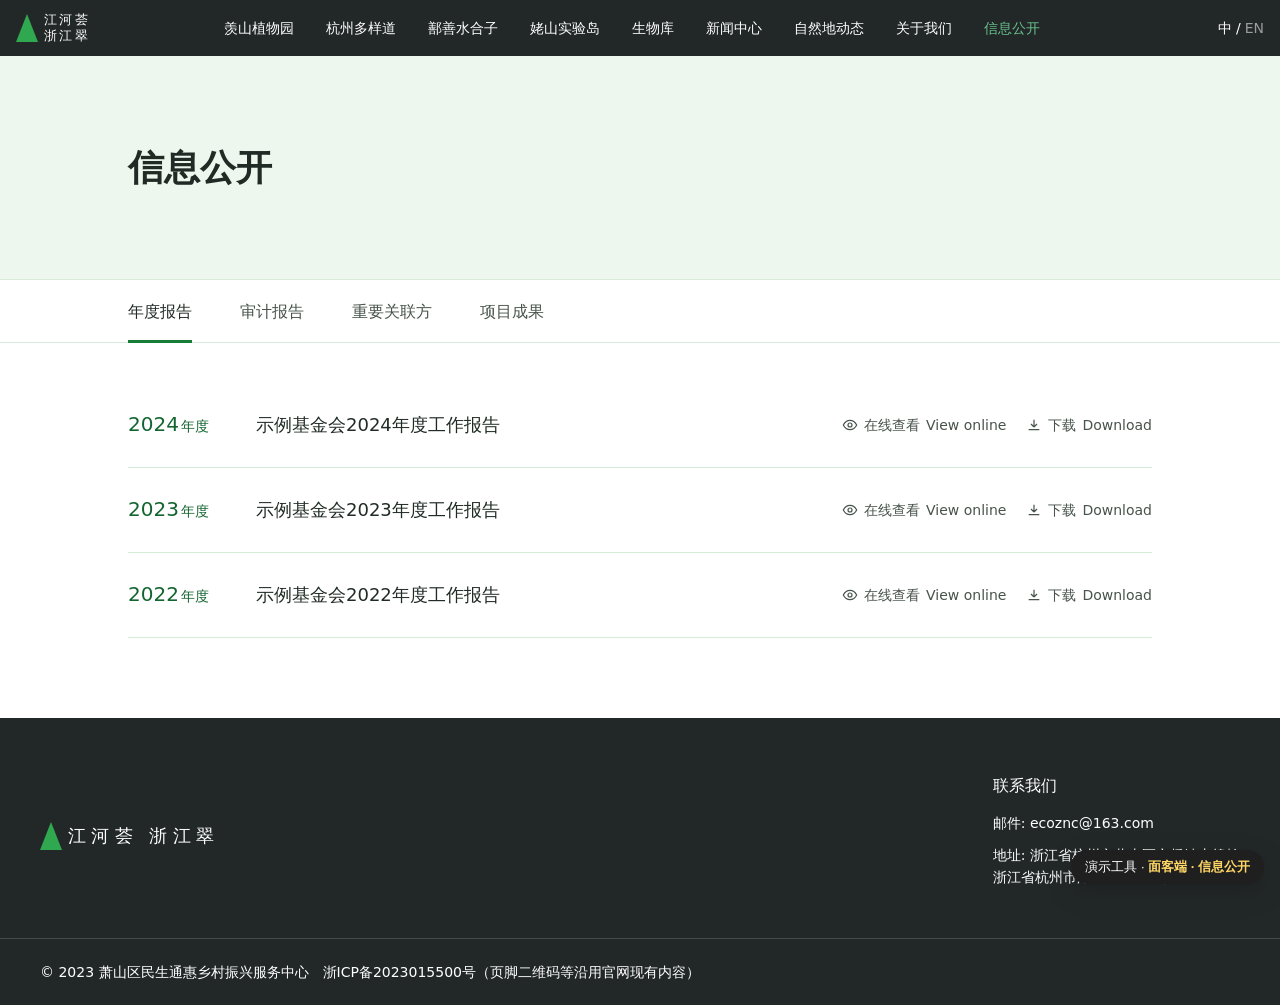
<file: prototype/面客端/信息公开/信息公开.html>
<!DOCTYPE html>
<html lang="zh-CN">
<head>
<meta charset="UTF-8">
<meta name="viewport" content="width=device-width, initial-scale=1.0">
<title>信息公开 · 面客端（官网） · 原型（演示数据）</title>
<style>
/* 信息公开 · 面客端 · 可点击原型（演示数据）
   官网口径：www.ecoznc.com 实测（2026-10-19）；后台口径：运营管理系统截图（与 Ant Design 4 默认值一致） */
:root {
  --site-nav-bg: #222728;
  --site-footer-bg: #222728;
  --site-line-dark: rgba(255, 255, 255, .16);
  --site-on-dark: #ffffff;
  --site-on-dark-2: rgba(255, 255, 255, .72);
  --site-text: #202b25;
  --site-text-2: #47534b;
  --site-text-3: #687269;
  --site-accent: #167c38;
  --site-accent-bar: #68c18c;
  --site-accent-strong: #12652f;
  --site-accent-soft: #eef7ee;
  --site-divider: #d6ecd9;
  --site-surface: #ffffff;
  --site-banner: linear-gradient(100deg, #0f3b57 0%, #17648a 34%, #2f6e3f 62%, #1f4a2a 100%);
  --site-banner-shade: linear-gradient(90deg, rgba(0, 0, 0, .3) 0%, rgba(0, 0, 0, 0) 60%);
  --site-logo-mark: #2fa84f;
  --font-site: "Noto Sans SC", "PingFang SC", "Hiragino Sans GB", "Microsoft YaHei", "WenQuanYi Micro Hei", system-ui, sans-serif;

  --adm-primary: #1890ff;
  --adm-primary-hover: #40a9ff;
  --adm-bg: #f0f2f5;
  --adm-surface: #ffffff;
  --adm-sider: #151a22;
  --adm-sider-text: #a6a9ad;
  --adm-sider-text-hover: #ffffff;
  --adm-sider-active-bg: #14262d;
  --adm-sider-active-text: #10958a;
  --adm-header-border: #e4e4e4;
  --adm-text: #262626;
  --adm-text-2: #595959;
  --adm-text-3: #8c8c8c;
  --adm-placeholder: #bfbfbf;
  --adm-border: #d9d9d9;
  --adm-split: #f0f0f0;
  --adm-th-bg: #fafafa;
  --adm-error: #ff4d4f;
  --adm-warning: #faad14;
  --adm-success: #52c41a;
  --adm-tag-draft-bg: #fafafa;
  --adm-tag-draft-border: #d9d9d9;
  --adm-tag-draft-text: #595959;
  --adm-tag-pub-bg: #f6ffed;
  --adm-tag-pub-border: #b7eb8f;
  --adm-tag-pub-text: #389e0d;
  --adm-tag-off-bg: #fff7e6;
  --adm-tag-off-border: #ffd591;
  --adm-tag-off-text: #d46b08;
  --adm-shadow: 0 3px 6px -4px rgba(0, 0, 0, .12), 0 6px 16px 0 rgba(0, 0, 0, .08), 0 9px 28px 8px rgba(0, 0, 0, .05);
  --adm-mask: rgba(0, 0, 0, .45);
  --adm-focus-shadow: 0 0 0 2px rgba(24, 144, 255, .2);
  --font-adm: -apple-system, BlinkMacSystemFont, "Segoe UI", "PingFang SC", "Hiragino Sans GB", "Microsoft YaHei", "WenQuanYi Micro Hei", "Helvetica Neue", Arial, sans-serif;

  --focus-ring: #1677ff;
  --focus-ring-site: #2e7d32;
}

* { box-sizing: border-box; }
html, body { margin: 0; padding: 0; }
a { color: inherit; }
:focus-visible { outline: 2px solid var(--focus-ring); outline-offset: 2px; }
.site :focus-visible { outline-color: var(--focus-ring-site); }



/* ============ 官网 ============ */
.site { font-family: var(--font-site); color: var(--site-text); background: var(--site-surface); font-size: 16px; line-height: 1.5; }
.site-nav { position: relative; z-index: 10; height: 56px; background: var(--site-nav-bg); color: var(--site-on-dark); display: flex; align-items: center; padding: 0 16px; }
.site-logo { display: inline-flex; align-items: center; gap: 6px; text-decoration: none; color: var(--site-on-dark); font-size: 13px; line-height: 16px; letter-spacing: .18em; flex: 0 0 auto; }
.site-logo i { display: block; width: 22px; height: 28px; background: var(--site-logo-mark); clip-path: polygon(50% 0, 100% 100%, 0 100%); }
.site-nav__menu { list-style: none; margin: 0 auto; padding: 0; display: flex; gap: 32px; }
.site-nav__menu a { display: block; text-decoration: none; font-size: 14px; font-weight: 500; line-height: 20px; white-space: nowrap; color: var(--site-on-dark); }
.site-nav__menu a[href]:hover { color: var(--site-on-dark-2); }
.site-nav__menu > li { position: relative; padding: 18px 0; }
.site-nav__menu a.is-on, .site-nav__menu a.is-on[href]:hover { color: var(--site-accent-bar); }
.site-nav__menu .drop { position: absolute; top: 100%; left: 50%; transform: translateX(-50%); min-width: 128px; padding: 6px 0; border-radius: 4px; background: var(--site-surface); box-shadow: var(--adm-shadow); opacity: 0; pointer-events: none; transition: opacity .15s ease; }
.site-nav__menu > li:hover .drop, .site-nav__menu > li:focus-within .drop { opacity: 1; pointer-events: auto; }
.site-nav__menu .drop a { padding: 9px 20px; color: var(--site-text); font-weight: 400; text-align: center; }
.site-nav__menu .drop a[href]:hover { color: var(--site-accent-strong); background: var(--site-accent-soft); }
@media (prefers-reduced-motion: reduce) { .site-nav__menu .drop { transition: none; } }
.site-nav__spacer { flex: 0 0 90px; }
.site-nav__more { display: none; margin-left: auto; }
.site-nav__more summary { list-style: none; cursor: pointer; padding: 8px 12px; border-radius: 8px; background: var(--site-on-dark); color: var(--site-nav-bg); font-size: 14px; }
.site-nav__more summary::-webkit-details-marker { display: none; }
.site-nav__more ul { position: absolute; left: 0; right: 0; top: 56px; list-style: none; margin: 0; padding: 4px 8px 12px; background: var(--site-nav-bg); }
.site-nav__more li { border-bottom: 1px solid var(--site-line-dark); }
.site-nav__more a { display: block; padding: 10px 12px; color: var(--site-on-dark); text-decoration: none; font-size: 16px; }
.site-nav__more a.is-on { color: var(--site-accent-bar); }
@media (max-width: 1100px) { .site-nav__menu, .site-nav__spacer { display: none; } .site-nav__more { display: block; } }

.site-banner { height: 224px; display: flex; align-items: center; background: var(--site-accent-soft); border-bottom: 1px solid var(--site-divider); }
.site-banner h1 { width: 100%; max-width: 1080px; margin: 0 auto; padding: 0 28px; font-size: 36px; line-height: 48px; font-weight: 600; color: var(--site-text); }

.site-tabs { border-bottom: 1px solid var(--site-divider); }
.site-tabs__inner { max-width: 1080px; margin: 0 auto; padding: 0 28px; display: flex; gap: 48px; }
.site-tabs a { position: relative; display: block; padding: 20px 0 18px; text-decoration: none; color: var(--site-text-2); white-space: nowrap; }
.site-tabs a:hover { color: var(--site-text); }
.site-tabs a[aria-current] { color: var(--site-text); font-weight: 500; }
.site-tabs a[aria-current]::after { content: ""; position: absolute; left: 0; right: 0; bottom: -1px; height: 3px; background: var(--site-accent); }

.site-container { max-width: 1080px; margin: 0 auto; padding: 40px 28px 80px; }
.site-list { list-style: none; margin: 0; padding: 0; }
.site-row { display: grid; grid-template-columns: 112px minmax(0, 1fr) auto; align-items: center; gap: 16px; padding: 22px 0; border-bottom: 1px solid var(--site-divider); }
.site-row--plain { grid-template-columns: minmax(0, 1fr) auto; }
.site-year { color: var(--site-accent-strong); font-size: 20px; font-weight: 500; line-height: 28px; white-space: nowrap; }
.site-year small { font-size: 14px; font-weight: 400; margin-left: 2px; }
.site-row__title { margin: 0; font-size: 18px; line-height: 28px; font-weight: 400; overflow-wrap: anywhere; min-width: 0; }
.site-acts { display: flex; gap: 20px; white-space: nowrap; font-size: 14px; color: var(--site-text-2); }
.site-acts span { display: inline-flex; align-items: center; gap: 6px; min-height: 40px; }
.site-acts svg { width: 16px; height: 16px; }
.site-group__year { margin: 32px 0 0; font-size: 20px; font-weight: 500; line-height: 28px; color: var(--site-accent-strong); }
.site-group:first-child .site-group__year { margin-top: 20px; }

.site-parties { list-style: none; margin: 36px 0 0; padding: 0; display: grid; grid-template-columns: repeat(4, minmax(0, 1fr)); gap: 32px 24px; }
.site-party__logo { aspect-ratio: 3 / 2; border: 1px solid var(--site-divider); display: flex; align-items: center; justify-content: center; padding: 16px; }
.site-party__name { margin: 12px 0 0; text-align: center; font-size: 15px; overflow-wrap: anywhere; }
.demo-logo { width: 100%; height: 100%; display: flex; flex-direction: column; align-items: center; justify-content: center; gap: 4px; background: var(--site-accent-soft); color: var(--site-accent-strong); }
.demo-logo b { font-size: 22px; letter-spacing: .08em; }
.demo-logo small { font-size: 11px; color: var(--site-text-2); letter-spacing: .1em; }

.section-title { margin: 0 0 24px; padding-bottom: 16px; border-bottom: 1px solid var(--site-divider); font-size: 28px; line-height: 40px; font-weight: 600; }
.section-title--next { margin-top: 48px; }

.site-intro { max-width: 860px; color: var(--site-text-2); }
.site-intro p { margin: 0 0 16px; line-height: 1.9; overflow-wrap: anywhere; }
.site-photos { list-style: none; margin: 8px 0 0; padding: 0; display: grid; grid-template-columns: repeat(3, minmax(0, 1fr)); gap: 24px; }
.photo-ph { aspect-ratio: 4 / 3; background: var(--site-accent-soft); color: var(--site-text-2); border: 1px solid var(--site-divider); display: flex; align-items: center; justify-content: center; font-size: 14px; }
.photo-ph--sm { width: 128px; font-size: 12px; }
.site-photo { margin: 0; }
.site-photo img { display: block; width: 100%; aspect-ratio: 4 / 3; object-fit: cover; object-position: center; }
.site-party__logo img { display: block; width: 100%; height: 100%; object-fit: contain; }
.site-photo figcaption { margin-top: 8px; font-size: 14px; line-height: 22px; color: var(--site-text); text-align: left; overflow-wrap: anywhere; }
.site-muted { color: var(--site-text-2); font-size: 15px; padding: 20px 0; margin: 0; }
.site-state { text-align: center; padding: 88px 0 72px; color: var(--site-text-2); }
.site-state svg { width: 56px; height: 56px; color: var(--site-accent); }
.site-state p { margin: 16px 0 0; }
.site-btn { display: inline-flex; align-items: center; justify-content: center; margin-top: 24px; height: 40px; padding: 0 20px; border: 1px solid var(--site-accent); color: var(--site-accent-strong); font-size: 15px; text-decoration: none; }

.site-footer { background: var(--site-footer-bg); color: var(--site-on-dark); font-size: 14px; }
.site-footer__top { max-width: 1248px; margin: 0 auto; padding: 56px 24px 40px; display: flex; justify-content: space-between; gap: 40px; flex-wrap: wrap; }
.site-footer__top .site-logo { font-size: 18px; line-height: 22px; letter-spacing: .3em; }
.site-footer h2 { margin: 0 0 14px; font-size: 16px; font-weight: 400; }
.site-footer p { margin: 0 0 10px; line-height: 22px; }
.site-footer__bottom { border-top: 1px solid var(--site-line-dark); }
.site-footer__bottom p { max-width: 1248px; margin: 0 auto; padding: 22px 24px; }

@media (max-width: 767px) {
  .site-banner { height: 128px; }
  .site-banner h1 { padding: 0 20px; font-size: 28px; line-height: 38px; }
  .site-tabs__inner { padding: 0 8px; gap: 0; display: grid; grid-template-columns: repeat(4, minmax(0, 1fr)); }
  .site-tabs a { text-align: center; font-size: 15px; padding: 16px 0 14px; }
  .site-tabs a[aria-current]::after { left: 18%; right: 18%; }
  .site-container { padding: 32px 20px 64px; }
  .site-row { grid-template-columns: minmax(0, 1fr); gap: 6px; padding: 18px 0; }
  .site-parties { grid-template-columns: repeat(2, minmax(0, 1fr)); gap: 24px 16px; margin-top: 24px; }
  .section-title { font-size: 24px; line-height: 34px; }
  .site-photos { grid-template-columns: repeat(2, minmax(0, 1fr)); gap: 12px; }
}

/* 可点击切换：单选框 + label + CSS，不依赖脚本和 # 锚点 */
body.switch { background: var(--site-surface); }
.sw { position: absolute; top: 0; left: 0; width: 1px; height: 1px; margin: 0; opacity: 0; pointer-events: none; }
.screen { display: none; }
label.go { display: contents; cursor: pointer; }
label.go > a { cursor: pointer; }
#P-s-annual:checked ~ #s-annual, #P-s-audit:checked ~ #s-audit, #P-s-parties:checked ~ #s-parties, #P-s-projects:checked ~ #s-projects, #P-s-projects-nophoto:checked ~ #s-projects-nophoto, #P-s-projects-nodesc:checked ~ #s-projects-nodesc, #P-s-projects-onlyphoto:checked ~ #s-projects-onlyphoto, #P-s-projects-noreport:checked ~ #s-projects-noreport, #P-s-empty:checked ~ #s-empty, #P-s-error:checked ~ #s-error { display: block; }

/* 官网中英文切换：界面文字随所选语言显示，录入内容保持原样（单选框 + CSS，不依赖脚本） */
.en { display: none; }
#L-en:checked ~ .screen .zh { display: none; }
#L-en:checked ~ .screen .en { display: inline; }
#L-en:checked ~ .screen .site-nav__menu .en { display: inline-block; max-width: 124px; white-space: normal; line-height: 16px; text-align: center; vertical-align: middle; }
.site-lang { flex: 0 0 90px; display: flex; align-items: center; justify-content: flex-end; gap: 4px; color: var(--site-on-dark); font-size: 14px; }
.site-lang label { cursor: pointer; opacity: .55; }
.site-lang label:hover { opacity: .85; }
#L-zh:checked ~ .screen .site-lang label[for="L-zh"], #L-en:checked ~ .screen .site-lang label[for="L-en"] { opacity: 1; font-weight: 500; }
#L-en:checked ~ .screen .site-tabs a { white-space: normal; }
#L-en:checked ~ .screen .site-acts .en { display: inline-flex; align-items: center; }
@media (max-width: 767px) { #L-en:checked ~ .screen .site-tabs a { font-size: 13px; line-height: 18px; padding: 12px 4px 10px; } }
@media (max-width: 1100px) { .site-lang { flex: 0 0 auto; margin-left: auto; margin-right: 12px; } .site-lang + .site-nav__more { margin-left: 0; } }
</style>
<link rel="stylesheet" href="../../_shared/demo.css">
</head>
<body class="switch" data-i18n>
<input class="sw" type="radio" name="L" id="L-zh" checked aria-label="中文"><input class="sw" type="radio" name="L" id="L-en" aria-label="English"><input class="sw" type="radio" name="P" id="P-s-annual" checked aria-label="年度报告（默认首页）"><input class="sw" type="radio" name="P" id="P-s-audit" aria-label="审计报告（同一年度多份）"><input class="sw" type="radio" name="P" id="P-s-parties" aria-label="重要关联方"><input class="sw" type="radio" name="P" id="P-s-projects" aria-label="项目成果"><input class="sw" type="radio" name="P" id="P-s-projects-nophoto" aria-label="项目成果 · 没有已发布照片（不显示照片部分）"><input class="sw" type="radio" name="P" id="P-s-projects-nodesc" aria-label="项目成果 · 描述未发布（只显示照片和阶段报告）"><input class="sw" type="radio" name="P" id="P-s-projects-onlyphoto" aria-label="项目成果 · 只有照片"><input class="sw" type="radio" name="P" id="P-s-projects-noreport" aria-label="项目成果 · 暂无阶段报告"><input class="sw" type="radio" name="P" id="P-s-empty" aria-label="子栏目空状态（以年度报告为例）"><input class="sw" type="radio" name="P" id="P-s-error" aria-label="内容加载失败">
<section class="screen" id="s-annual" aria-label="年度报告（默认首页）"><div class="site"><nav class="site-nav" aria-label="官网主导航"><span class="site-logo"><i></i>江河荟<br>浙江翠</span><ul class="site-nav__menu" data-menu="site"></ul><span class="site-lang" role="group" aria-label="语言 Language"><label for="L-zh" lang="zh">中</label><span aria-hidden="true">/</span><label for="L-en" lang="en">EN</label></span><details class="site-nav__more"><summary><span class="zh">菜单</span><span class="en">Menu</span></summary><ul data-menu="site" data-menu-flat></ul></details></nav><header class="site-banner"><h1><span class="zh">信息公开</span><span class="en">Information Disclosure</span></h1></header><nav class="site-tabs" aria-label="信息公开子栏目"><div class="site-tabs__inner"><label class="go" for="P-s-annual"><a aria-current="page"><span class="zh">年度报告</span><span class="en">Annual Reports</span></a></label><label class="go" for="P-s-audit"><a><span class="zh">审计报告</span><span class="en">Audit Reports</span></a></label><label class="go" for="P-s-parties"><a><span class="zh">重要关联方</span><span class="en">Key Related Parties</span></a></label><label class="go" for="P-s-projects"><a><span class="zh">项目成果</span><span class="en">Project Outcomes</span></a></label></div></nav><main class="site-container"><ul class="site-list"><li class="site-row"><span class="site-year">2024<small><span class="zh">年度</span></small></span><h2 class="site-row__title">示例基金会2024年度工作报告</h2><div class="site-acts"><span><svg viewBox="0 0 24 24" fill="none" stroke="currentColor" stroke-width="1.8" aria-hidden="true"><path d="M2 12s3.5-7 10-7 10 7 10 7-3.5 7-10 7S2 12 2 12z"/><circle cx="12" cy="12" r="3"/></svg><span class="zh">在线查看</span><span class="en">View online</span></span><span><svg viewBox="0 0 24 24" fill="none" stroke="currentColor" stroke-width="1.8" aria-hidden="true"><path d="M12 4v11m0 0l-4.5-4.5M12 15l4.5-4.5M4 19h16"/></svg><span class="zh">下载</span><span class="en">Download</span></span></div></li><li class="site-row"><span class="site-year">2023<small><span class="zh">年度</span></small></span><h2 class="site-row__title">示例基金会2023年度工作报告</h2><div class="site-acts"><span><svg viewBox="0 0 24 24" fill="none" stroke="currentColor" stroke-width="1.8" aria-hidden="true"><path d="M2 12s3.5-7 10-7 10 7 10 7-3.5 7-10 7S2 12 2 12z"/><circle cx="12" cy="12" r="3"/></svg><span class="zh">在线查看</span><span class="en">View online</span></span><span><svg viewBox="0 0 24 24" fill="none" stroke="currentColor" stroke-width="1.8" aria-hidden="true"><path d="M12 4v11m0 0l-4.5-4.5M12 15l4.5-4.5M4 19h16"/></svg><span class="zh">下载</span><span class="en">Download</span></span></div></li><li class="site-row"><span class="site-year">2022<small><span class="zh">年度</span></small></span><h2 class="site-row__title">示例基金会2022年度工作报告</h2><div class="site-acts"><span><svg viewBox="0 0 24 24" fill="none" stroke="currentColor" stroke-width="1.8" aria-hidden="true"><path d="M2 12s3.5-7 10-7 10 7 10 7-3.5 7-10 7S2 12 2 12z"/><circle cx="12" cy="12" r="3"/></svg><span class="zh">在线查看</span><span class="en">View online</span></span><span><svg viewBox="0 0 24 24" fill="none" stroke="currentColor" stroke-width="1.8" aria-hidden="true"><path d="M12 4v11m0 0l-4.5-4.5M12 15l4.5-4.5M4 19h16"/></svg><span class="zh">下载</span><span class="en">Download</span></span></div></li></ul></main><footer class="site-footer"><div class="site-footer__top"><span class="site-logo"><i></i>江河荟 浙江翠</span><div><h2><span class="zh">联系我们</span><span class="en">Contact Us</span></h2><p><span class="zh">邮件</span><span class="en">Email</span>: ecoznc@163.com</p><p><span class="zh">地址</span><span class="en">Address</span>: 浙江省杭州市萧山区义桥镇寺坞岭<br>浙江省杭州市淳安县千岛湖羡山半岛</p></div></div><div class="site-footer__bottom"><p>© 2023 萧山区民生通惠乡村振兴服务中心　浙ICP备2023015500号（页脚二维码等沿用官网现有内容）</p></div></footer></div></section>
<section class="screen" id="s-audit" aria-label="审计报告（同一年度多份）"><div class="site"><nav class="site-nav" aria-label="官网主导航"><span class="site-logo"><i></i>江河荟<br>浙江翠</span><ul class="site-nav__menu" data-menu="site"></ul><span class="site-lang" role="group" aria-label="语言 Language"><label for="L-zh" lang="zh">中</label><span aria-hidden="true">/</span><label for="L-en" lang="en">EN</label></span><details class="site-nav__more"><summary><span class="zh">菜单</span><span class="en">Menu</span></summary><ul data-menu="site" data-menu-flat></ul></details></nav><header class="site-banner"><h1><span class="zh">信息公开</span><span class="en">Information Disclosure</span></h1></header><nav class="site-tabs" aria-label="信息公开子栏目"><div class="site-tabs__inner"><label class="go" for="P-s-annual"><a><span class="zh">年度报告</span><span class="en">Annual Reports</span></a></label><label class="go" for="P-s-audit"><a aria-current="page"><span class="zh">审计报告</span><span class="en">Audit Reports</span></a></label><label class="go" for="P-s-parties"><a><span class="zh">重要关联方</span><span class="en">Key Related Parties</span></a></label><label class="go" for="P-s-projects"><a><span class="zh">项目成果</span><span class="en">Project Outcomes</span></a></label></div></nav><main class="site-container"><section class="site-group"><h2 class="site-group__year">2024<span class="zh"> 年</span></h2><ul class="site-list"><li class="site-row site-row--plain"><h3 class="site-row__title">示例基金会2024年度财务审计报告</h3><div class="site-acts"><span><svg viewBox="0 0 24 24" fill="none" stroke="currentColor" stroke-width="1.8" aria-hidden="true"><path d="M2 12s3.5-7 10-7 10 7 10 7-3.5 7-10 7S2 12 2 12z"/><circle cx="12" cy="12" r="3"/></svg><span class="zh">在线查看</span><span class="en">View online</span></span><span><svg viewBox="0 0 24 24" fill="none" stroke="currentColor" stroke-width="1.8" aria-hidden="true"><path d="M12 4v11m0 0l-4.5-4.5M12 15l4.5-4.5M4 19h16"/></svg><span class="zh">下载</span><span class="en">Download</span></span></div></li><li class="site-row site-row--plain"><h3 class="site-row__title">示例基金会2024年度专项审计报告</h3><div class="site-acts"><span><svg viewBox="0 0 24 24" fill="none" stroke="currentColor" stroke-width="1.8" aria-hidden="true"><path d="M2 12s3.5-7 10-7 10 7 10 7-3.5 7-10 7S2 12 2 12z"/><circle cx="12" cy="12" r="3"/></svg><span class="zh">在线查看</span><span class="en">View online</span></span><span><svg viewBox="0 0 24 24" fill="none" stroke="currentColor" stroke-width="1.8" aria-hidden="true"><path d="M12 4v11m0 0l-4.5-4.5M12 15l4.5-4.5M4 19h16"/></svg><span class="zh">下载</span><span class="en">Download</span></span></div></li><li class="site-row site-row--plain"><h3 class="site-row__title">示例基金会第二届理事会换届审计报告</h3><div class="site-acts"><span><svg viewBox="0 0 24 24" fill="none" stroke="currentColor" stroke-width="1.8" aria-hidden="true"><path d="M2 12s3.5-7 10-7 10 7 10 7-3.5 7-10 7S2 12 2 12z"/><circle cx="12" cy="12" r="3"/></svg><span class="zh">在线查看</span><span class="en">View online</span></span><span><svg viewBox="0 0 24 24" fill="none" stroke="currentColor" stroke-width="1.8" aria-hidden="true"><path d="M12 4v11m0 0l-4.5-4.5M12 15l4.5-4.5M4 19h16"/></svg><span class="zh">下载</span><span class="en">Download</span></span></div></li></ul></section><section class="site-group"><h2 class="site-group__year">2023<span class="zh"> 年</span></h2><ul class="site-list"><li class="site-row site-row--plain"><h3 class="site-row__title">示例基金会2023年度财务审计报告</h3><div class="site-acts"><span><svg viewBox="0 0 24 24" fill="none" stroke="currentColor" stroke-width="1.8" aria-hidden="true"><path d="M2 12s3.5-7 10-7 10 7 10 7-3.5 7-10 7S2 12 2 12z"/><circle cx="12" cy="12" r="3"/></svg><span class="zh">在线查看</span><span class="en">View online</span></span><span><svg viewBox="0 0 24 24" fill="none" stroke="currentColor" stroke-width="1.8" aria-hidden="true"><path d="M12 4v11m0 0l-4.5-4.5M12 15l4.5-4.5M4 19h16"/></svg><span class="zh">下载</span><span class="en">Download</span></span></div></li></ul></section></main><footer class="site-footer"><div class="site-footer__top"><span class="site-logo"><i></i>江河荟 浙江翠</span><div><h2><span class="zh">联系我们</span><span class="en">Contact Us</span></h2><p><span class="zh">邮件</span><span class="en">Email</span>: ecoznc@163.com</p><p><span class="zh">地址</span><span class="en">Address</span>: 浙江省杭州市萧山区义桥镇寺坞岭<br>浙江省杭州市淳安县千岛湖羡山半岛</p></div></div><div class="site-footer__bottom"><p>© 2023 萧山区民生通惠乡村振兴服务中心　浙ICP备2023015500号（页脚二维码等沿用官网现有内容）</p></div></footer></div></section>
<section class="screen" id="s-parties" aria-label="重要关联方"><div class="site"><nav class="site-nav" aria-label="官网主导航"><span class="site-logo"><i></i>江河荟<br>浙江翠</span><ul class="site-nav__menu" data-menu="site"></ul><span class="site-lang" role="group" aria-label="语言 Language"><label for="L-zh" lang="zh">中</label><span aria-hidden="true">/</span><label for="L-en" lang="en">EN</label></span><details class="site-nav__more"><summary><span class="zh">菜单</span><span class="en">Menu</span></summary><ul data-menu="site" data-menu-flat></ul></details></nav><header class="site-banner"><h1><span class="zh">信息公开</span><span class="en">Information Disclosure</span></h1></header><nav class="site-tabs" aria-label="信息公开子栏目"><div class="site-tabs__inner"><label class="go" for="P-s-annual"><a><span class="zh">年度报告</span><span class="en">Annual Reports</span></a></label><label class="go" for="P-s-audit"><a><span class="zh">审计报告</span><span class="en">Audit Reports</span></a></label><label class="go" for="P-s-parties"><a aria-current="page"><span class="zh">重要关联方</span><span class="en">Key Related Parties</span></a></label><label class="go" for="P-s-projects"><a><span class="zh">项目成果</span><span class="en">Project Outcomes</span></a></label></div></nav><main class="site-container"><ul class="site-parties"><li><div class="site-party__logo"><div class="demo-logo" role="img" aria-label="示例公益基金会 示例 logo"><b>公益</b><small>示例 LOGO</small></div></div><p class="site-party__name">示例公益基金会</p></li><li><div class="site-party__logo"><div class="demo-logo" role="img" aria-label="示例农业集团 示例 logo"><b>农业</b><small>示例 LOGO</small></div></div><p class="site-party__name">示例农业集团</p></li><li><div class="site-party__logo"><div class="demo-logo" role="img" aria-label="示例生态研究院 示例 logo"><b>生态</b><small>示例 LOGO</small></div></div><p class="site-party__name">示例生态研究院</p></li><li><div class="site-party__logo"><div class="demo-logo" role="img" aria-label="示例自然保护协会 示例 logo"><b>自然</b><small>示例 LOGO</small></div></div><p class="site-party__name">示例自然保护协会</p></li></ul></main><footer class="site-footer"><div class="site-footer__top"><span class="site-logo"><i></i>江河荟 浙江翠</span><div><h2><span class="zh">联系我们</span><span class="en">Contact Us</span></h2><p><span class="zh">邮件</span><span class="en">Email</span>: ecoznc@163.com</p><p><span class="zh">地址</span><span class="en">Address</span>: 浙江省杭州市萧山区义桥镇寺坞岭<br>浙江省杭州市淳安县千岛湖羡山半岛</p></div></div><div class="site-footer__bottom"><p>© 2023 萧山区民生通惠乡村振兴服务中心　浙ICP备2023015500号（页脚二维码等沿用官网现有内容）</p></div></footer></div></section>
<section class="screen" id="s-projects" aria-label="项目成果"><div class="site"><nav class="site-nav" aria-label="官网主导航"><span class="site-logo"><i></i>江河荟<br>浙江翠</span><ul class="site-nav__menu" data-menu="site"></ul><span class="site-lang" role="group" aria-label="语言 Language"><label for="L-zh" lang="zh">中</label><span aria-hidden="true">/</span><label for="L-en" lang="en">EN</label></span><details class="site-nav__more"><summary><span class="zh">菜单</span><span class="en">Menu</span></summary><ul data-menu="site" data-menu-flat></ul></details></nav><header class="site-banner"><h1><span class="zh">信息公开</span><span class="en">Information Disclosure</span></h1></header><nav class="site-tabs" aria-label="信息公开子栏目"><div class="site-tabs__inner"><label class="go" for="P-s-annual"><a><span class="zh">年度报告</span><span class="en">Annual Reports</span></a></label><label class="go" for="P-s-audit"><a><span class="zh">审计报告</span><span class="en">Audit Reports</span></a></label><label class="go" for="P-s-parties"><a><span class="zh">重要关联方</span><span class="en">Key Related Parties</span></a></label><label class="go" for="P-s-projects"><a aria-current="page"><span class="zh">项目成果</span><span class="en">Project Outcomes</span></a></label></div></nav><main class="site-container"><h2 class="section-title"><span class="zh">项目介绍</span><span class="en">Project Overview</span></h2><div class="site-intro"><p>示例项目以一条山区溪流为对象，围绕水质改善、河岸植被恢复和水生生物栖息地营造开展修复工作，并邀请周边社区参与日常巡护。</p><p>项目按年度形成阶段报告，记录修复措施、监测数据和下一阶段计划。本段为原型演示文字。</p></div><h2 class="section-title section-title--next"><span class="zh">项目照片</span><span class="en">Project Photos</span></h2><ul class="site-photos"><li><figure class="site-photo"><div class="photo-ph"><span class="zh">照片（示例）</span><span class="en">Photo (sample)</span></div><figcaption>河岸植被恢复前后对比</figcaption></figure></li><li><figure class="site-photo"><div class="photo-ph"><span class="zh">照片（示例）</span><span class="en">Photo (sample)</span></div><figcaption>社区志愿者巡护</figcaption></figure></li><li><figure class="site-photo"><div class="photo-ph"><span class="zh">照片（示例）</span><span class="en">Photo (sample)</span></div><figcaption>水生生物监测</figcaption></figure></li></ul><h2 class="section-title section-title--next"><span class="zh">阶段报告</span><span class="en">Stage Reports</span></h2><ul class="site-list"><li class="site-row site-row--plain"><h3 class="site-row__title">第一阶段报告（2023年）</h3><div class="site-acts"><span><svg viewBox="0 0 24 24" fill="none" stroke="currentColor" stroke-width="1.8" aria-hidden="true"><path d="M2 12s3.5-7 10-7 10 7 10 7-3.5 7-10 7S2 12 2 12z"/><circle cx="12" cy="12" r="3"/></svg><span class="zh">在线查看</span><span class="en">View online</span></span><span><svg viewBox="0 0 24 24" fill="none" stroke="currentColor" stroke-width="1.8" aria-hidden="true"><path d="M12 4v11m0 0l-4.5-4.5M12 15l4.5-4.5M4 19h16"/></svg><span class="zh">下载</span><span class="en">Download</span></span></div></li><li class="site-row site-row--plain"><h3 class="site-row__title">第二阶段报告（2024年）</h3><div class="site-acts"><span><svg viewBox="0 0 24 24" fill="none" stroke="currentColor" stroke-width="1.8" aria-hidden="true"><path d="M2 12s3.5-7 10-7 10 7 10 7-3.5 7-10 7S2 12 2 12z"/><circle cx="12" cy="12" r="3"/></svg><span class="zh">在线查看</span><span class="en">View online</span></span><span><svg viewBox="0 0 24 24" fill="none" stroke="currentColor" stroke-width="1.8" aria-hidden="true"><path d="M12 4v11m0 0l-4.5-4.5M12 15l4.5-4.5M4 19h16"/></svg><span class="zh">下载</span><span class="en">Download</span></span></div></li></ul></main><footer class="site-footer"><div class="site-footer__top"><span class="site-logo"><i></i>江河荟 浙江翠</span><div><h2><span class="zh">联系我们</span><span class="en">Contact Us</span></h2><p><span class="zh">邮件</span><span class="en">Email</span>: ecoznc@163.com</p><p><span class="zh">地址</span><span class="en">Address</span>: 浙江省杭州市萧山区义桥镇寺坞岭<br>浙江省杭州市淳安县千岛湖羡山半岛</p></div></div><div class="site-footer__bottom"><p>© 2023 萧山区民生通惠乡村振兴服务中心　浙ICP备2023015500号（页脚二维码等沿用官网现有内容）</p></div></footer></div></section>
<section class="screen" id="s-projects-nophoto" aria-label="项目成果 · 没有已发布照片（不显示照片部分）"><div class="site"><nav class="site-nav" aria-label="官网主导航"><span class="site-logo"><i></i>江河荟<br>浙江翠</span><ul class="site-nav__menu" data-menu="site"></ul><span class="site-lang" role="group" aria-label="语言 Language"><label for="L-zh" lang="zh">中</label><span aria-hidden="true">/</span><label for="L-en" lang="en">EN</label></span><details class="site-nav__more"><summary><span class="zh">菜单</span><span class="en">Menu</span></summary><ul data-menu="site" data-menu-flat></ul></details></nav><header class="site-banner"><h1><span class="zh">信息公开</span><span class="en">Information Disclosure</span></h1></header><nav class="site-tabs" aria-label="信息公开子栏目"><div class="site-tabs__inner"><label class="go" for="P-s-annual"><a><span class="zh">年度报告</span><span class="en">Annual Reports</span></a></label><label class="go" for="P-s-audit"><a><span class="zh">审计报告</span><span class="en">Audit Reports</span></a></label><label class="go" for="P-s-parties"><a><span class="zh">重要关联方</span><span class="en">Key Related Parties</span></a></label><label class="go" for="P-s-projects"><a aria-current="page"><span class="zh">项目成果</span><span class="en">Project Outcomes</span></a></label></div></nav><main class="site-container"><h2 class="section-title"><span class="zh">项目介绍</span><span class="en">Project Overview</span></h2><div class="site-intro"><p>示例项目以一条山区溪流为对象，围绕水质改善、河岸植被恢复和水生生物栖息地营造开展修复工作，并邀请周边社区参与日常巡护。</p><p>项目按年度形成阶段报告，记录修复措施、监测数据和下一阶段计划。本段为原型演示文字。</p></div><h2 class="section-title section-title--next"><span class="zh">阶段报告</span><span class="en">Stage Reports</span></h2><ul class="site-list"><li class="site-row site-row--plain"><h3 class="site-row__title">第一阶段报告（2023年）</h3><div class="site-acts"><span><svg viewBox="0 0 24 24" fill="none" stroke="currentColor" stroke-width="1.8" aria-hidden="true"><path d="M2 12s3.5-7 10-7 10 7 10 7-3.5 7-10 7S2 12 2 12z"/><circle cx="12" cy="12" r="3"/></svg><span class="zh">在线查看</span><span class="en">View online</span></span><span><svg viewBox="0 0 24 24" fill="none" stroke="currentColor" stroke-width="1.8" aria-hidden="true"><path d="M12 4v11m0 0l-4.5-4.5M12 15l4.5-4.5M4 19h16"/></svg><span class="zh">下载</span><span class="en">Download</span></span></div></li><li class="site-row site-row--plain"><h3 class="site-row__title">第二阶段报告（2024年）</h3><div class="site-acts"><span><svg viewBox="0 0 24 24" fill="none" stroke="currentColor" stroke-width="1.8" aria-hidden="true"><path d="M2 12s3.5-7 10-7 10 7 10 7-3.5 7-10 7S2 12 2 12z"/><circle cx="12" cy="12" r="3"/></svg><span class="zh">在线查看</span><span class="en">View online</span></span><span><svg viewBox="0 0 24 24" fill="none" stroke="currentColor" stroke-width="1.8" aria-hidden="true"><path d="M12 4v11m0 0l-4.5-4.5M12 15l4.5-4.5M4 19h16"/></svg><span class="zh">下载</span><span class="en">Download</span></span></div></li></ul></main><footer class="site-footer"><div class="site-footer__top"><span class="site-logo"><i></i>江河荟 浙江翠</span><div><h2><span class="zh">联系我们</span><span class="en">Contact Us</span></h2><p><span class="zh">邮件</span><span class="en">Email</span>: ecoznc@163.com</p><p><span class="zh">地址</span><span class="en">Address</span>: 浙江省杭州市萧山区义桥镇寺坞岭<br>浙江省杭州市淳安县千岛湖羡山半岛</p></div></div><div class="site-footer__bottom"><p>© 2023 萧山区民生通惠乡村振兴服务中心　浙ICP备2023015500号（页脚二维码等沿用官网现有内容）</p></div></footer></div></section>
<section class="screen" id="s-projects-nodesc" aria-label="项目成果 · 描述未发布（只显示照片和阶段报告）"><div class="site"><nav class="site-nav" aria-label="官网主导航"><span class="site-logo"><i></i>江河荟<br>浙江翠</span><ul class="site-nav__menu" data-menu="site"></ul><span class="site-lang" role="group" aria-label="语言 Language"><label for="L-zh" lang="zh">中</label><span aria-hidden="true">/</span><label for="L-en" lang="en">EN</label></span><details class="site-nav__more"><summary><span class="zh">菜单</span><span class="en">Menu</span></summary><ul data-menu="site" data-menu-flat></ul></details></nav><header class="site-banner"><h1><span class="zh">信息公开</span><span class="en">Information Disclosure</span></h1></header><nav class="site-tabs" aria-label="信息公开子栏目"><div class="site-tabs__inner"><label class="go" for="P-s-annual"><a><span class="zh">年度报告</span><span class="en">Annual Reports</span></a></label><label class="go" for="P-s-audit"><a><span class="zh">审计报告</span><span class="en">Audit Reports</span></a></label><label class="go" for="P-s-parties"><a><span class="zh">重要关联方</span><span class="en">Key Related Parties</span></a></label><label class="go" for="P-s-projects"><a aria-current="page"><span class="zh">项目成果</span><span class="en">Project Outcomes</span></a></label></div></nav><main class="site-container"><h2 class="section-title"><span class="zh">项目照片</span><span class="en">Project Photos</span></h2><ul class="site-photos"><li><figure class="site-photo"><div class="photo-ph"><span class="zh">照片（示例）</span><span class="en">Photo (sample)</span></div><figcaption>河岸植被恢复前后对比</figcaption></figure></li><li><figure class="site-photo"><div class="photo-ph"><span class="zh">照片（示例）</span><span class="en">Photo (sample)</span></div><figcaption>社区志愿者巡护</figcaption></figure></li><li><figure class="site-photo"><div class="photo-ph"><span class="zh">照片（示例）</span><span class="en">Photo (sample)</span></div><figcaption>水生生物监测</figcaption></figure></li></ul><h2 class="section-title section-title--next"><span class="zh">阶段报告</span><span class="en">Stage Reports</span></h2><ul class="site-list"><li class="site-row site-row--plain"><h3 class="site-row__title">第一阶段报告（2023年）</h3><div class="site-acts"><span><svg viewBox="0 0 24 24" fill="none" stroke="currentColor" stroke-width="1.8" aria-hidden="true"><path d="M2 12s3.5-7 10-7 10 7 10 7-3.5 7-10 7S2 12 2 12z"/><circle cx="12" cy="12" r="3"/></svg><span class="zh">在线查看</span><span class="en">View online</span></span><span><svg viewBox="0 0 24 24" fill="none" stroke="currentColor" stroke-width="1.8" aria-hidden="true"><path d="M12 4v11m0 0l-4.5-4.5M12 15l4.5-4.5M4 19h16"/></svg><span class="zh">下载</span><span class="en">Download</span></span></div></li><li class="site-row site-row--plain"><h3 class="site-row__title">第二阶段报告（2024年）</h3><div class="site-acts"><span><svg viewBox="0 0 24 24" fill="none" stroke="currentColor" stroke-width="1.8" aria-hidden="true"><path d="M2 12s3.5-7 10-7 10 7 10 7-3.5 7-10 7S2 12 2 12z"/><circle cx="12" cy="12" r="3"/></svg><span class="zh">在线查看</span><span class="en">View online</span></span><span><svg viewBox="0 0 24 24" fill="none" stroke="currentColor" stroke-width="1.8" aria-hidden="true"><path d="M12 4v11m0 0l-4.5-4.5M12 15l4.5-4.5M4 19h16"/></svg><span class="zh">下载</span><span class="en">Download</span></span></div></li></ul></main><footer class="site-footer"><div class="site-footer__top"><span class="site-logo"><i></i>江河荟 浙江翠</span><div><h2><span class="zh">联系我们</span><span class="en">Contact Us</span></h2><p><span class="zh">邮件</span><span class="en">Email</span>: ecoznc@163.com</p><p><span class="zh">地址</span><span class="en">Address</span>: 浙江省杭州市萧山区义桥镇寺坞岭<br>浙江省杭州市淳安县千岛湖羡山半岛</p></div></div><div class="site-footer__bottom"><p>© 2023 萧山区民生通惠乡村振兴服务中心　浙ICP备2023015500号（页脚二维码等沿用官网现有内容）</p></div></footer></div></section>
<section class="screen" id="s-projects-onlyphoto" aria-label="项目成果 · 只有照片"><div class="site"><nav class="site-nav" aria-label="官网主导航"><span class="site-logo"><i></i>江河荟<br>浙江翠</span><ul class="site-nav__menu" data-menu="site"></ul><span class="site-lang" role="group" aria-label="语言 Language"><label for="L-zh" lang="zh">中</label><span aria-hidden="true">/</span><label for="L-en" lang="en">EN</label></span><details class="site-nav__more"><summary><span class="zh">菜单</span><span class="en">Menu</span></summary><ul data-menu="site" data-menu-flat></ul></details></nav><header class="site-banner"><h1><span class="zh">信息公开</span><span class="en">Information Disclosure</span></h1></header><nav class="site-tabs" aria-label="信息公开子栏目"><div class="site-tabs__inner"><label class="go" for="P-s-annual"><a><span class="zh">年度报告</span><span class="en">Annual Reports</span></a></label><label class="go" for="P-s-audit"><a><span class="zh">审计报告</span><span class="en">Audit Reports</span></a></label><label class="go" for="P-s-parties"><a><span class="zh">重要关联方</span><span class="en">Key Related Parties</span></a></label><label class="go" for="P-s-projects"><a aria-current="page"><span class="zh">项目成果</span><span class="en">Project Outcomes</span></a></label></div></nav><main class="site-container"><h2 class="section-title"><span class="zh">项目照片</span><span class="en">Project Photos</span></h2><ul class="site-photos"><li><figure class="site-photo"><div class="photo-ph"><span class="zh">照片（示例）</span><span class="en">Photo (sample)</span></div><figcaption>河岸植被恢复前后对比</figcaption></figure></li><li><figure class="site-photo"><div class="photo-ph"><span class="zh">照片（示例）</span><span class="en">Photo (sample)</span></div><figcaption>社区志愿者巡护</figcaption></figure></li><li><figure class="site-photo"><div class="photo-ph"><span class="zh">照片（示例）</span><span class="en">Photo (sample)</span></div><figcaption>水生生物监测</figcaption></figure></li></ul><h2 class="section-title section-title--next"><span class="zh">阶段报告</span><span class="en">Stage Reports</span></h2><p class="site-muted"><span class="zh">暂无阶段报告</span><span class="en">No stage reports yet</span></p></main><footer class="site-footer"><div class="site-footer__top"><span class="site-logo"><i></i>江河荟 浙江翠</span><div><h2><span class="zh">联系我们</span><span class="en">Contact Us</span></h2><p><span class="zh">邮件</span><span class="en">Email</span>: ecoznc@163.com</p><p><span class="zh">地址</span><span class="en">Address</span>: 浙江省杭州市萧山区义桥镇寺坞岭<br>浙江省杭州市淳安县千岛湖羡山半岛</p></div></div><div class="site-footer__bottom"><p>© 2023 萧山区民生通惠乡村振兴服务中心　浙ICP备2023015500号（页脚二维码等沿用官网现有内容）</p></div></footer></div></section>
<section class="screen" id="s-projects-noreport" aria-label="项目成果 · 暂无阶段报告"><div class="site"><nav class="site-nav" aria-label="官网主导航"><span class="site-logo"><i></i>江河荟<br>浙江翠</span><ul class="site-nav__menu" data-menu="site"></ul><span class="site-lang" role="group" aria-label="语言 Language"><label for="L-zh" lang="zh">中</label><span aria-hidden="true">/</span><label for="L-en" lang="en">EN</label></span><details class="site-nav__more"><summary><span class="zh">菜单</span><span class="en">Menu</span></summary><ul data-menu="site" data-menu-flat></ul></details></nav><header class="site-banner"><h1><span class="zh">信息公开</span><span class="en">Information Disclosure</span></h1></header><nav class="site-tabs" aria-label="信息公开子栏目"><div class="site-tabs__inner"><label class="go" for="P-s-annual"><a><span class="zh">年度报告</span><span class="en">Annual Reports</span></a></label><label class="go" for="P-s-audit"><a><span class="zh">审计报告</span><span class="en">Audit Reports</span></a></label><label class="go" for="P-s-parties"><a><span class="zh">重要关联方</span><span class="en">Key Related Parties</span></a></label><label class="go" for="P-s-projects"><a aria-current="page"><span class="zh">项目成果</span><span class="en">Project Outcomes</span></a></label></div></nav><main class="site-container"><h2 class="section-title"><span class="zh">项目介绍</span><span class="en">Project Overview</span></h2><div class="site-intro"><p>示例项目以一条山区溪流为对象，围绕水质改善、河岸植被恢复和水生生物栖息地营造开展修复工作，并邀请周边社区参与日常巡护。</p><p>项目按年度形成阶段报告，记录修复措施、监测数据和下一阶段计划。本段为原型演示文字。</p></div><h2 class="section-title section-title--next"><span class="zh">项目照片</span><span class="en">Project Photos</span></h2><ul class="site-photos"><li><figure class="site-photo"><div class="photo-ph"><span class="zh">照片（示例）</span><span class="en">Photo (sample)</span></div><figcaption>河岸植被恢复前后对比</figcaption></figure></li><li><figure class="site-photo"><div class="photo-ph"><span class="zh">照片（示例）</span><span class="en">Photo (sample)</span></div><figcaption>社区志愿者巡护</figcaption></figure></li><li><figure class="site-photo"><div class="photo-ph"><span class="zh">照片（示例）</span><span class="en">Photo (sample)</span></div><figcaption>水生生物监测</figcaption></figure></li></ul><h2 class="section-title section-title--next"><span class="zh">阶段报告</span><span class="en">Stage Reports</span></h2><p class="site-muted"><span class="zh">暂无阶段报告</span><span class="en">No stage reports yet</span></p></main><footer class="site-footer"><div class="site-footer__top"><span class="site-logo"><i></i>江河荟 浙江翠</span><div><h2><span class="zh">联系我们</span><span class="en">Contact Us</span></h2><p><span class="zh">邮件</span><span class="en">Email</span>: ecoznc@163.com</p><p><span class="zh">地址</span><span class="en">Address</span>: 浙江省杭州市萧山区义桥镇寺坞岭<br>浙江省杭州市淳安县千岛湖羡山半岛</p></div></div><div class="site-footer__bottom"><p>© 2023 萧山区民生通惠乡村振兴服务中心　浙ICP备2023015500号（页脚二维码等沿用官网现有内容）</p></div></footer></div></section>
<section class="screen" id="s-empty" aria-label="子栏目空状态（以年度报告为例）"><div class="site"><nav class="site-nav" aria-label="官网主导航"><span class="site-logo"><i></i>江河荟<br>浙江翠</span><ul class="site-nav__menu" data-menu="site"></ul><span class="site-lang" role="group" aria-label="语言 Language"><label for="L-zh" lang="zh">中</label><span aria-hidden="true">/</span><label for="L-en" lang="en">EN</label></span><details class="site-nav__more"><summary><span class="zh">菜单</span><span class="en">Menu</span></summary><ul data-menu="site" data-menu-flat></ul></details></nav><header class="site-banner"><h1><span class="zh">信息公开</span><span class="en">Information Disclosure</span></h1></header><nav class="site-tabs" aria-label="信息公开子栏目"><div class="site-tabs__inner"><label class="go" for="P-s-annual"><a aria-current="page"><span class="zh">年度报告</span><span class="en">Annual Reports</span></a></label><label class="go" for="P-s-audit"><a><span class="zh">审计报告</span><span class="en">Audit Reports</span></a></label><label class="go" for="P-s-parties"><a><span class="zh">重要关联方</span><span class="en">Key Related Parties</span></a></label><label class="go" for="P-s-projects"><a><span class="zh">项目成果</span><span class="en">Project Outcomes</span></a></label></div></nav><main class="site-container"><div class="site-state"><svg viewBox="0 0 48 48" fill="none" stroke="currentColor" stroke-width="2" aria-hidden="true"><path d="M10 38C10 20 22 10 40 9c0 19-10 29-27 29"/><path d="M10 38c6-9 13-15 21-20"/></svg><p><span class="zh">暂无公开内容</span><span class="en">No published content yet</span></p></div></main><footer class="site-footer"><div class="site-footer__top"><span class="site-logo"><i></i>江河荟 浙江翠</span><div><h2><span class="zh">联系我们</span><span class="en">Contact Us</span></h2><p><span class="zh">邮件</span><span class="en">Email</span>: ecoznc@163.com</p><p><span class="zh">地址</span><span class="en">Address</span>: 浙江省杭州市萧山区义桥镇寺坞岭<br>浙江省杭州市淳安县千岛湖羡山半岛</p></div></div><div class="site-footer__bottom"><p>© 2023 萧山区民生通惠乡村振兴服务中心　浙ICP备2023015500号（页脚二维码等沿用官网现有内容）</p></div></footer></div></section>
<section class="screen" id="s-error" aria-label="内容加载失败"><div class="site"><nav class="site-nav" aria-label="官网主导航"><span class="site-logo"><i></i>江河荟<br>浙江翠</span><ul class="site-nav__menu" data-menu="site"></ul><span class="site-lang" role="group" aria-label="语言 Language"><label for="L-zh" lang="zh">中</label><span aria-hidden="true">/</span><label for="L-en" lang="en">EN</label></span><details class="site-nav__more"><summary><span class="zh">菜单</span><span class="en">Menu</span></summary><ul data-menu="site" data-menu-flat></ul></details></nav><header class="site-banner"><h1><span class="zh">信息公开</span><span class="en">Information Disclosure</span></h1></header><nav class="site-tabs" aria-label="信息公开子栏目"><div class="site-tabs__inner"><label class="go" for="P-s-annual"><a aria-current="page"><span class="zh">年度报告</span><span class="en">Annual Reports</span></a></label><label class="go" for="P-s-audit"><a><span class="zh">审计报告</span><span class="en">Audit Reports</span></a></label><label class="go" for="P-s-parties"><a><span class="zh">重要关联方</span><span class="en">Key Related Parties</span></a></label><label class="go" for="P-s-projects"><a><span class="zh">项目成果</span><span class="en">Project Outcomes</span></a></label></div></nav><main class="site-container"><div class="site-state" role="alert"><svg viewBox="0 0 48 48" fill="none" stroke="currentColor" stroke-width="2" aria-hidden="true"><path d="M10 38C10 20 22 10 40 9c0 19-10 29-27 29"/><path d="M10 38c6-9 13-15 21-20"/></svg><p><span class="zh">内容加载失败，请稍后重试</span><span class="en">Failed to load content. Please try again later.</span></p><label class="go" for="P-s-annual"><a class="site-btn"><span class="zh">重新加载</span><span class="en">Reload</span></a></label></div></main><footer class="site-footer"><div class="site-footer__top"><span class="site-logo"><i></i>江河荟 浙江翠</span><div><h2><span class="zh">联系我们</span><span class="en">Contact Us</span></h2><p><span class="zh">邮件</span><span class="en">Email</span>: ecoznc@163.com</p><p><span class="zh">地址</span><span class="en">Address</span>: 浙江省杭州市萧山区义桥镇寺坞岭<br>浙江省杭州市淳安县千岛湖羡山半岛</p></div></div><div class="site-footer__bottom"><p>© 2023 萧山区民生通惠乡村振兴服务中心　浙ICP备2023015500号（页脚二维码等沿用官网现有内容）</p></div></footer></div></section>
<details class="demo"><summary>演示工具 · <b>面客端 · 信息公开</b></summary><nav aria-label="演示目录"><h2>页面与状态</h2><label for="P-s-annual">年度报告（默认首页）</label><label for="P-s-audit">审计报告（同一年度多份）</label><label for="P-s-parties">重要关联方</label><label for="P-s-projects">项目成果</label><label for="P-s-projects-nophoto">项目成果 · 没有已发布照片（不显示照片部分）</label><label for="P-s-projects-nodesc">项目成果 · 描述未发布（只显示照片和阶段报告）</label><label for="P-s-projects-onlyphoto">项目成果 · 只有照片</label><label for="P-s-projects-noreport">项目成果 · 暂无阶段报告</label><label for="P-s-empty">子栏目空状态（以年度报告为例）</label><label for="P-s-error">内容加载失败</label><p>页签、面包屑、新增、编辑、删除、取消等可点击切换；数据为演示数据，按钮不会真正保存。依据：信息公开 PRD 2026-11-03（官网中英文切换，界面文字切换、录入内容保持原样）。导航右侧“中 / EN”可切换界面语言。</p></nav></details>
<script src="../../_shared/navigation.js"></script>
</body>
</html>
</file>
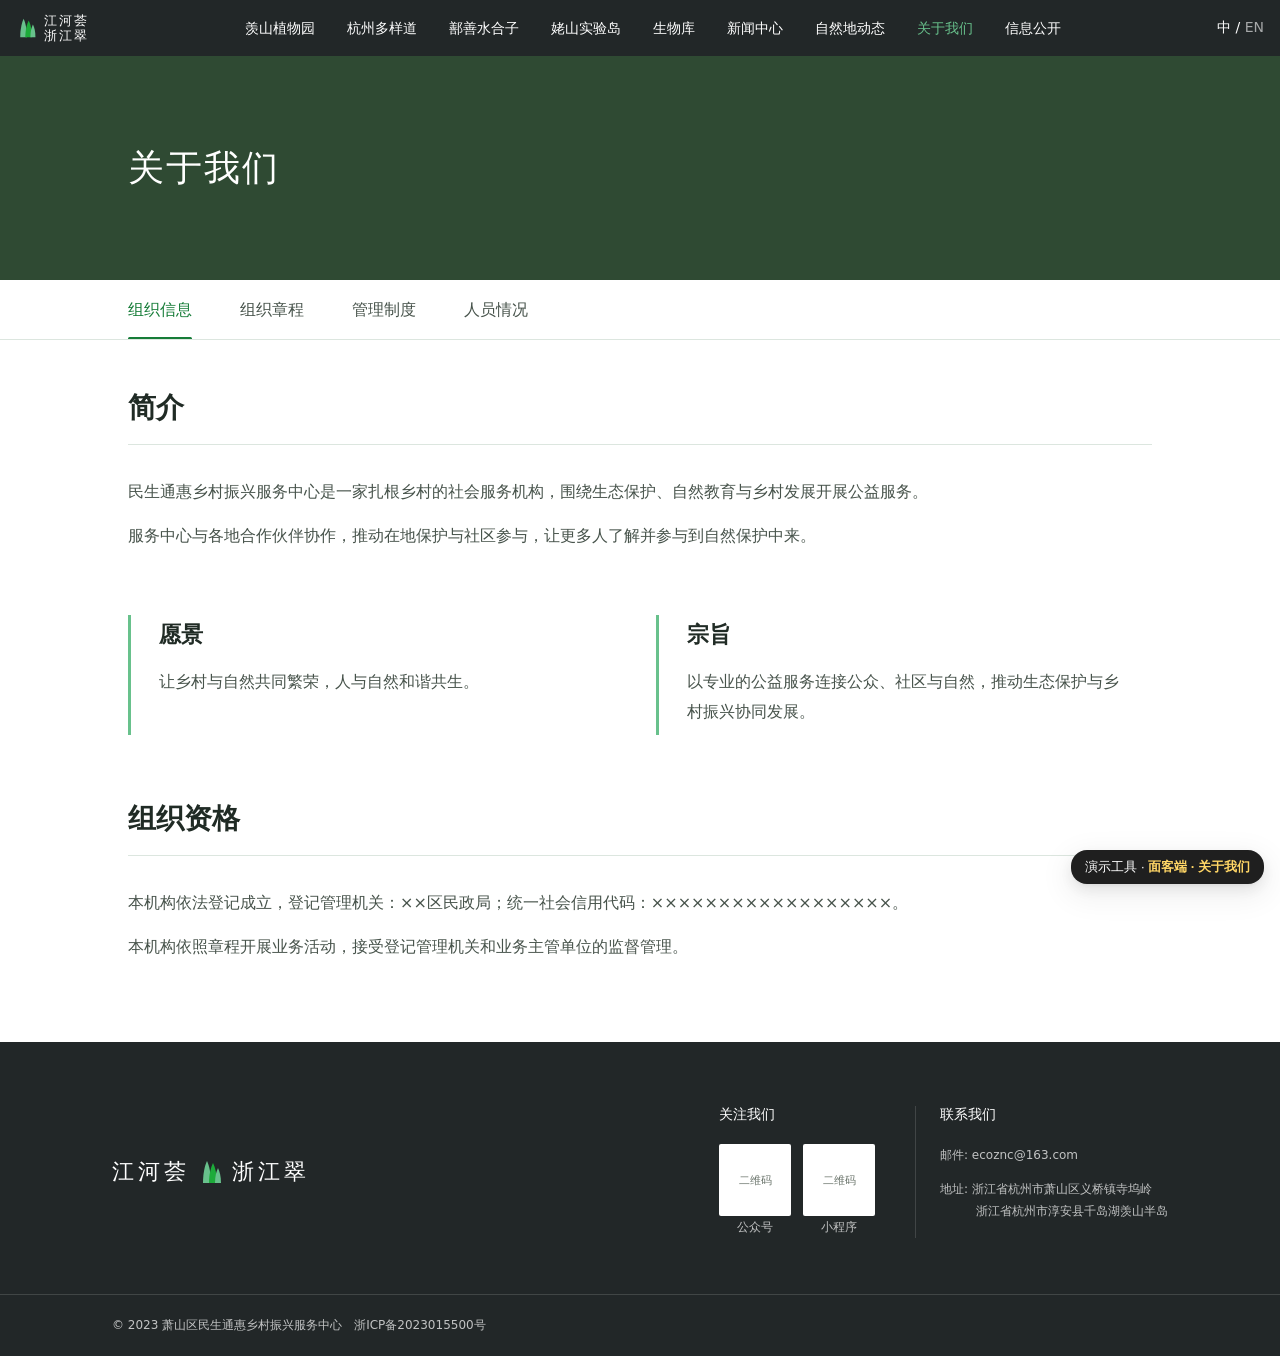
<file: prototype/面客端/关于我们/关于我们.html>
<!DOCTYPE html>
<html lang="zh-CN">
<head>
<meta charset="utf-8">
<meta name="viewport" content="width=device-width, initial-scale=1">
<title>关于我们 · 面客端（官网） · 原型（演示数据）</title>
<style>
:root{
  --font:"Noto Sans SC","PingFang SC","Microsoft YaHei","WenQuanYi Micro Hei",Inter,system-ui,sans-serif;
  --bg:#ffffff;
  --ink:#202b25;
  --ink-2:#47534b;
  --ink-3:#47534b;
  --ink-4:#687269;
  --green:#167c38;
  --green-deep:#12652f;
  --green-block:#68c18c;
  --green-soft:#eaf5ec;
  --green-line:#dce6df;
  --dark:#222728;
  --white:#ffffff;
  --on-dark:rgba(255,255,255,.72);
  --on-dark-line:rgba(255,255,255,.14);
  --shadow:0 6px 24px rgba(20,60,30,.08);
  --leader-photo-size:200px;--person-photo-size:144px;
  --focus:#1677ff;--av-bg:#eaf5ec;--av-skin:#f2d3b8;--av-hair:#3b3b3b;--hero-a:#2f4a33;--hero-b:#6f8f5f;--hero-c:#c9b48a;--overlay:rgba(12,18,14,.72);--viewer:#525659;--wall-1:#e9a86a;--wall-1b:#7c8fa6;--wall-2:#3f7f3f;--wall-2b:#9cc58a;--wall-3:#4b5a43;--wall-3b:#d9d9d2;--wall-4:#2e5e33;--wall-4b:#4f8a4a;--wall-5:#a9c79a;--wall-5b:#5f8f4f;
  --ease:cubic-bezier(.2,.7,.2,1);
}
*{box-sizing:border-box}
html,body{margin:0}
body{font-family:var(--font);background:var(--bg);color:var(--ink);-webkit-font-smoothing:antialiased}
button{font:inherit;color:inherit}
:focus-visible{outline:2px solid var(--focus);outline-offset:2px}
[hidden]{display:none!important}

.nav{background:var(--dark);height:56px;padding:10px 16px;position:sticky;top:0;z-index:30}
.nav__in{display:flex;align-items:center;justify-content:space-between;gap:24px;height:36px;max-width:1360px;margin:0 auto}
.nav__logo img{height:36px;display:block}
.menu{display:flex;gap:32px;list-style:none;margin:0;padding:0}
.menu>li{position:relative}
.menu a{cursor:pointer;display:block;padding:10px 0;color:var(--white);font-size:14px;font-weight:500;line-height:16px;text-decoration:none;white-space:nowrap}
.menu a:hover,.menu a.is-on{color:var(--green-block)}
.drop{position:absolute;top:100%;left:50%;transform:translateX(-50%);background:var(--white);border-radius:4px;box-shadow:var(--shadow);padding:6px 0;min-width:128px;opacity:0;pointer-events:none;transition:opacity .15s var(--ease)}
.menu>li:hover .drop,.menu>li:focus-within .drop{opacity:1;pointer-events:auto}
.drop a{color:var(--ink-3);font-weight:400;text-align:center;padding:9px 20px}
.drop a:hover{color:var(--green);background:var(--green-soft)}
.lang{color:var(--white);font-size:14px}
.lang span{opacity:.6}
.burger{display:none;background:none;border:0;color:var(--white);width:36px;height:36px;padding:6px;cursor:pointer}

.hero{display:block;width:100%;height:auto;max-height:460px;object-fit:cover}
.tabs{background:var(--white);border-bottom:1px solid var(--green-line);position:sticky;top:56px;z-index:20}
.tabs__in{max-width:1080px;margin:0 auto;padding:0 28px;display:flex;gap:48px;overflow-x:auto;scrollbar-width:none}
.tabs__in::-webkit-scrollbar{display:none}
.tab{padding:20px 0 18px;font-size:16px;color:var(--ink-3);text-decoration:none;white-space:nowrap;position:relative}
.tab:hover{color:var(--green)}
.tab[aria-current="page"]{color:var(--green);font-weight:500}
.tab[aria-current="page"]::after{content:"";position:absolute;left:0;right:0;bottom:-1px;height:3px;background:var(--green);border-radius:2px}

.wrap{max-width:1080px;margin:0 auto;padding:48px 28px 80px}
.sec{margin-bottom:64px}
.sec:last-child{margin-bottom:0}
.h2{display:block;font-size:28px;line-height:40px;font-weight:600;margin:0 0 32px;padding-bottom:16px;border-bottom:1px solid var(--green-line)}

.h2--sm{font-size:22px;line-height:32px;margin-bottom:16px;padding:0;border:0}

.prose p{margin:0 0 14px;font-size:16px;line-height:30px;color:var(--ink-2);word-break:break-word}
.prose p:last-child{margin-bottom:0}
.lead{max-width:860px}
.duo{display:grid;grid-template-columns:1fr 1fr;gap:32px}
.panel{background:var(--white);border-left:3px solid var(--green-block);padding:4px 28px 8px}
.qual{display:grid;grid-template-columns:minmax(0,1fr) 380px;gap:48px;align-items:start}
.cert{padding:12px;background:var(--white);border:1px solid var(--green-line);border-radius:6px;box-shadow:var(--shadow)}
.cert img{display:block;width:100%;height:auto}

.doc{display:flex;align-items:center;gap:24px;background:var(--white);border:1px solid var(--green-line);border-radius:6px;padding:28px 32px}
.doc__ic{flex:none;width:56px;height:68px}
.doc__t{flex:1;min-width:0;font-size:20px;line-height:30px;font-weight:500;margin:0;word-break:break-word}
.acts{display:flex;gap:12px;flex:none}
.btn{display:inline-flex;align-items:center;gap:6px;height:40px;padding:0 22px;border-radius:6px;font-size:15px;cursor:pointer;text-decoration:none;border:1px solid var(--green);transition:background-color .15s var(--ease)}
.btn svg{width:16px;height:16px}
.btn--pri{background:var(--green);color:var(--white)}
.btn--pri:hover{background:var(--green-deep);border-color:var(--green-deep)}
.btn--ghost{background:var(--white);color:var(--green)}
.btn--ghost:hover{background:var(--green-soft)}
.docs{list-style:none;margin:0;padding:0;background:var(--white);border:1px solid var(--green-line);border-radius:6px}
.docs li{display:flex;align-items:center;gap:18px;padding:22px 28px;border-top:1px solid var(--green-line)}
.docs li:first-child{border-top:0}
.docs .doc__ic{width:36px;height:44px}
.docs .doc__t{font-size:17px;line-height:26px}
.docs .btn{height:34px;padding:0 16px;font-size:14px}

.lead-list{display:flex;flex-direction:column}
.leader{display:grid;grid-template-columns:var(--leader-photo-size) minmax(0,1fr);gap:40px;align-items:center;padding:36px 0;border-bottom:1px solid var(--green-line)}
.leader:first-child{padding-top:0}
.leader__ph{width:var(--leader-photo-size);height:var(--leader-photo-size);border-radius:50%;background:var(--green-soft);object-fit:cover;display:block}
.leader__name{font-size:24px;line-height:32px;font-weight:600;margin:0}
.leader__role{display:inline-block;margin-top:8px;font-size:15px;color:var(--green-deep)}
.leader__edu{margin-top:20px;padding-top:18px;border-top:1px solid var(--green-line)}
.leader__k{font-size:13px;color:var(--ink-4);margin-bottom:6px}
.leader__v{margin:0;font-size:15px;line-height:28px;color:var(--ink-2);white-space:pre-line;word-break:break-word}

.grid{display:grid;grid-template-columns:repeat(5,minmax(0,1fr));gap:48px 32px;text-align:center;padding:4px}
.person{border-bottom:1px solid var(--green);padding-bottom:12px}
.person__ph{display:block;width:var(--person-photo-size);height:var(--person-photo-size);margin:0 auto 16px;border-radius:50%;background:var(--green-soft);object-fit:cover}
.person__name{margin:0 0 12px;font-size:16px;line-height:24px;font-weight:700}
.person__role{margin:0 0 16px;min-height:44px;font-size:14px;line-height:20px;color:var(--ink-3);white-space:pre-line}
.wall{display:grid;grid-template-columns:repeat(4,minmax(0,1fr));gap:16px}
.wall img{display:block;width:100%;height:auto}
.wall .big{grid-column:span 2;grid-row:span 2}
.wall .end{align-self:end}

.foot{background:var(--dark);color:var(--white);padding-top:64px}
.foot__in{display:flex;justify-content:space-between;gap:40px;padding:0 112px 56px}
.foot__logo{display:flex;align-items:center;gap:8px;font-size:22px;letter-spacing:4px}
.foot__cols{display:flex;gap:40px}
.foot h4{margin:0 0 20px;font-size:14px;font-weight:400}
.foot p{margin:0;font-size:12px;line-height:22px;color:var(--on-dark)}
.foot__contact{border-left:1px solid var(--on-dark-line);padding-left:24px}
.qr{width:72px;height:72px;border-radius:2px;background:var(--white);color:var(--ink-4);font-size:11px;display:grid;place-items:center}
.foot__copy{border-top:1px solid var(--on-dark-line);padding:22px 112px;font-size:12px;color:var(--on-dark)}

@media (max-width:1024px){
  .menu{gap:20px}
  .grid{gap:40px}
  .foot__in,.foot__copy{padding-left:48px;padding-right:48px}
}
@media (max-width:860px){
  :root{--leader-photo-size:160px;--person-photo-size:120px}
  .burger{display:block}
  .lang{display:none}
  .menu{display:none;position:absolute;left:0;right:0;top:56px;flex-direction:column;gap:0;background:var(--dark);padding:8px 16px 16px}
  .menu.is-open{display:flex}
  .menu a{padding:12px 4px}
  .drop{display:none}
  .tabs__in{gap:28px;padding:0 20px}
  .tab{font-size:15px;padding:16px 0 14px}
  .wrap{padding:40px 20px 64px}
  .h2{font-size:24px;line-height:34px;margin-bottom:24px;padding-bottom:12px}
  .h2--sm{font-size:20px;padding:0;margin-bottom:12px}
  .sec{margin-bottom:48px}
  .duo,.qual{grid-template-columns:1fr;gap:20px}
  .panel{padding:4px 20px 8px}
  .doc{flex-direction:column;align-items:flex-start;padding:22px 20px;gap:16px}
  .acts{width:100%}
  .acts .btn{flex:1;justify-content:center}
  .docs li{flex-wrap:wrap;padding:18px 20px}
  .docs .doc__t{flex-basis:calc(100% - 60px)}
  .leader{grid-template-columns:1fr;gap:20px;justify-items:center;text-align:center;padding:28px 0}
  .leader__ph{width:var(--leader-photo-size);height:var(--leader-photo-size)}
  .leader__edu{text-align:left}
  .grid{grid-template-columns:repeat(2,minmax(0,1fr));gap:32px 20px}
  .person__ph{width:var(--person-photo-size);height:var(--person-photo-size)}
  .wall{grid-template-columns:repeat(2,minmax(0,1fr))}
  .wall .first-m{order:-1}
  .foot__in{flex-direction:column;padding:0 20px 40px}
  .foot__cols{flex-wrap:wrap;gap:28px}
  .foot__copy{padding:18px 20px}
}
@media (prefers-reduced-motion:reduce){*{transition-duration:.01ms!important}}

/* 页面切换：隐藏单选框 + label，不依赖脚本与锚点 */
.sw{position:fixed;top:0;left:0;width:1px;height:1px;margin:0;opacity:0;pointer-events:none}
.sw--page{position:absolute}
.pg,.ov,.toast,.v{display:none}
label{cursor:pointer}
.toast{position:fixed;top:16px;left:50%;z-index:90;transform:translateX(-50%);align-items:center;gap:8px;padding:9px 16px;background:#fff;border-radius:2px;box-shadow:0 6px 16px rgba(0,0,0,.08),0 3px 6px -4px rgba(0,0,0,.12),0 9px 28px 8px rgba(0,0,0,.05);font-size:14px;color:rgba(0,0,0,.85);white-space:nowrap;pointer-events:none;animation:toast 2.6s ease forwards}
.toast i{width:16px;height:16px;border-radius:50%;display:grid;place-items:center;color:#fff;font-style:normal;font-size:11px;font-weight:700;background:#52c41a}
.toast--warn i{background:#faad14}
.toast--err i{background:#ff4d4f}
@keyframes toast{0%{opacity:0;transform:translate(-50%,-8px)}8%,80%{opacity:1;transform:translate(-50%,0)}100%{opacity:0;visibility:hidden}}
@media (prefers-reduced-motion:reduce){.toast{animation-duration:4s}}

.av{position:relative;overflow:hidden;border-radius:50%;background:var(--av-bg)}
.av::before{content:"";position:absolute;left:31%;top:20%;width:38%;height:38%;border-radius:50%;background:var(--av-skin);box-shadow:inset 0 10px 0 var(--av-hair)}
.av::after{content:"";position:absolute;left:15%;right:15%;bottom:-20%;height:48%;border-radius:50% 50% 0 0;background:var(--av-shirt)}
.av--0{--av-shirt:#68c18c}.av--1{--av-shirt:#5b8fb9}.av--2{--av-shirt:#8aa66b}.av--3{--av-shirt:#c9a46a}.av--4{--av-shirt:#7b9e89}.av--5{--av-shirt:#a3b6c9}

.nav__logo{display:flex;align-items:center;gap:6px;color:var(--white);font-size:13px;line-height:15px;letter-spacing:2px}
.hero{height:224px;max-height:none;background:var(--hero-a);display:flex;align-items:center}
.hero__in{width:1080px;margin:0 auto;padding:0 28px}
.hero h1{margin:0;color:var(--white);font-size:36px;line-height:1.4;font-weight:500;letter-spacing:2px}
.tab.is-on{color:var(--green);font-weight:500}
.tab.is-on::after{content:"";position:absolute;left:0;right:0;bottom:-1px;height:3px;background:var(--green);border-radius:2px}
.btn--dl{cursor:default}
.leader__ph{width:var(--leader-photo-size);height:var(--leader-photo-size)}
.person__ph{display:block;width:var(--person-photo-size);height:var(--person-photo-size)}
.wall div{aspect-ratio:785/416}
.wall .big{aspect-ratio:785/460}
.w1{background:linear-gradient(180deg,var(--wall-1b),var(--wall-1))}
.w2{background:linear-gradient(160deg,var(--wall-2b),var(--wall-2))}
.w3{background:linear-gradient(180deg,var(--wall-3b) 0 30%,var(--wall-3) 30%)}
.w4{background:radial-gradient(circle at 30% 40%,var(--wall-4b),var(--wall-4))}
.w5{background:linear-gradient(180deg,var(--wall-5) 0 35%,var(--wall-5b) 35%)}
.more{display:none}
.ov{position:fixed;inset:0;z-index:60;background:var(--overlay);align-items:center;justify-content:center;padding:24px}
.viewer{width:min(960px,100%);height:min(90vh,1100px);background:var(--white);border-radius:8px;display:flex;flex-direction:column;overflow:hidden}
.viewer__hd{display:flex;align-items:center;gap:12px;padding:12px 20px;border-bottom:1px solid var(--green-line)}
.viewer__t{flex:1;min-width:0;font-size:16px;font-weight:500;overflow:hidden;text-overflow:ellipsis;white-space:nowrap}
.viewer__hd .btn{height:34px;padding:0 16px;font-size:14px}
.viewer__x{width:36px;height:36px;border-radius:50%;display:grid;place-items:center;color:var(--ink-3);font-size:22px;line-height:1}
.viewer__x:hover{background:var(--green-soft)}
.viewer__bd{flex:1;overflow:auto;background:var(--viewer);padding:24px}
.sheet{max-width:640px;margin:0 auto 16px;background:var(--white);aspect-ratio:595/842;padding:9% 10%;font-family:"Noto Serif SC","SimSun",serif;color:var(--ink-3)}
.sheet h3{margin:6% 0 8%;text-align:center;font-size:22px;color:var(--ink)}
.sheet h4{margin:6% 0 3%;text-align:center;font-size:16px;color:var(--ink)}
.sheet p{margin:0 0 3%;font-size:14px;line-height:1.9}
.sheet__no{text-align:center;font-size:12px;color:var(--ink-4);margin-top:12%}
@media (max-width:860px){
  .hero{height:128px}
  .hero__in{padding:0 20px}
  .hero h1{font-size:28px}
  .more{display:block;color:var(--white);font-size:20px}
  .more summary{list-style:none;cursor:pointer}
  .more summary::-webkit-details-marker{display:none}
  .more ul{position:absolute;left:0;right:0;top:56px;z-index:5;list-style:none;margin:0;padding:8px 16px 16px;background:var(--dark)}
  .more a,.more label{display:block;padding:10px 4px;color:var(--white);font-size:15px}
  .nav{position:sticky}
  .leader__ph{width:var(--leader-photo-size);height:var(--leader-photo-size)}
  .person__ph{width:var(--person-photo-size);height:var(--person-photo-size)}
  .ov{padding:0}
  .viewer{height:100vh;border-radius:0}
  .viewer__bd{padding:12px}
}
#S-org:checked~.shell .pg-org{display:block}#S-charter:checked~.shell .pg-charter{display:block}#S-rules:checked~.shell .pg-rules{display:block}#S-people:checked~.shell .pg-people{display:block}#S-pv-charter:checked~.shell .pg-charter{display:block}#S-pv-r0:checked~.shell .pg-rules{display:block}#S-pv-r1:checked~.shell .pg-rules{display:block}#S-pv-r2:checked~.shell .pg-rules{display:block}#S-pv-r3:checked~.shell .pg-rules{display:block}#S-org:checked~.shell .tab-org{color:var(--green);font-weight:500}#S-org:checked~.shell .tab-org::after{content:"";position:absolute;left:0;right:0;bottom:-1px;height:3px;background:var(--green);border-radius:2px}#S-charter:checked~.shell .tab-charter{color:var(--green);font-weight:500}#S-charter:checked~.shell .tab-charter::after{content:"";position:absolute;left:0;right:0;bottom:-1px;height:3px;background:var(--green);border-radius:2px}#S-rules:checked~.shell .tab-rules{color:var(--green);font-weight:500}#S-rules:checked~.shell .tab-rules::after{content:"";position:absolute;left:0;right:0;bottom:-1px;height:3px;background:var(--green);border-radius:2px}#S-people:checked~.shell .tab-people{color:var(--green);font-weight:500}#S-people:checked~.shell .tab-people::after{content:"";position:absolute;left:0;right:0;bottom:-1px;height:3px;background:var(--green);border-radius:2px}#S-pv-charter:checked~.shell .tab-charter{color:var(--green);font-weight:500}#S-pv-r0:checked~.shell .tab-rules{color:var(--green);font-weight:500}#S-pv-r1:checked~.shell .tab-rules{color:var(--green);font-weight:500}#S-pv-r2:checked~.shell .tab-rules{color:var(--green);font-weight:500}#S-pv-r3:checked~.shell .tab-rules{color:var(--green);font-weight:500}#S-pv-charter:checked~.shell .ov-charter{display:flex}#S-pv-r0:checked~.shell .ov-r0{display:flex}#S-pv-r1:checked~.shell .ov-r1{display:flex}#S-pv-r2:checked~.shell .ov-r2{display:flex}#S-pv-r3:checked~.shell .ov-r3{display:flex}.menu label{display:block;padding:10px 0;color:var(--white);font-size:14px;font-weight:500;line-height:16px;white-space:nowrap}.menu label:hover,.menu label.is-on{color:var(--green-block)}.drop label{color:var(--ink-3);font-weight:400;text-align:center;padding:9px 20px}.drop label:hover{color:var(--green);background:var(--green-soft)}/* 共用菜单：同模块菜单项用 label 包住链接切换画面，样式落在链接上 */
label.go{display:contents}

/* 官网中英文切换（与信息公开同一约定：body[data-i18n] + .zh/.en + L-zh/L-en）：只切换界面文字，配置内容原样展示 */
.en{display:none}
#L-en:checked~.shell .zh{display:none}
#L-en:checked~.shell .en{display:inline}
#L-en:checked~.shell .menu .en{display:inline-block;max-width:124px;white-space:normal;line-height:16px;text-align:center;vertical-align:middle}
#L-en:checked~.shell .menu a,#L-en:checked~.shell .menu label{white-space:normal}
#L-en:checked~.shell .drop .en{max-width:none;white-space:nowrap}
.nav__logo,.lang{flex:none;white-space:nowrap}
#L-en:checked~.shell .menu{gap:16px}
.lang label{opacity:.6;cursor:pointer}
.lang label:hover{opacity:.85}
#L-zh:checked~.shell .lang-zh,#L-en:checked~.shell .lang-en{opacity:1;font-weight:500}
.demo-lang label{display:inline-block;margin-left:8px}
#L-zh:checked~.demo .demo-lang label[for=L-zh],#L-en:checked~.demo .demo-lang label[for=L-en]{font-weight:600;text-decoration:underline}
@media (max-width:860px){.lang{display:block;margin-left:auto;margin-right:12px}#L-en:checked~.shell .tab{white-space:normal}}
</style>
<link rel="stylesheet" href="../../_shared/demo.css">
</head>
<body data-i18n>
<input class="sw sw--page" type="radio" name="S" id="S-org" checked aria-label="org"><input class="sw sw--page" type="radio" name="S" id="S-charter" aria-label="charter"><input class="sw sw--page" type="radio" name="S" id="S-rules" aria-label="rules"><input class="sw sw--page" type="radio" name="S" id="S-people" aria-label="people"><input class="sw sw--page" type="radio" name="S" id="S-pv-charter" aria-label="pv-charter"><input class="sw sw--page" type="radio" name="S" id="S-pv-r0" aria-label="pv-r0"><input class="sw sw--page" type="radio" name="S" id="S-pv-r1" aria-label="pv-r1"><input class="sw sw--page" type="radio" name="S" id="S-pv-r2" aria-label="pv-r2"><input class="sw sw--page" type="radio" name="S" id="S-pv-r3" aria-label="pv-r3"><input class="sw sw--page" type="radio" name="L" id="L-zh" checked aria-label="中文"><input class="sw sw--page" type="radio" name="L" id="L-en" aria-label="English"><div class="shell"><nav class="nav" aria-label="主导航"><div class="nav__in"><label class="nav__logo" for="S-org"><svg width="22" height="20" viewBox="0 0 26 22" aria-hidden="true"><path d="M5 22C5 12 7 4 9 0c2 4 4 12 4 22z" fill="#68c18c"/><path d="M11 22c0-9 2-16 4-20 2 4 4 11 4 20z" fill="#1dab3a"/><path d="M17 22c0-7 1.5-12 3-15 1.5 3 3 8 3 15z" fill="#68c18c"/></svg><span>江河荟<br>浙江翠</span></label><ul class="menu" data-menu="site"></ul><div class="lang" role="group" aria-label="界面语言"><label class="lang-zh" for="L-zh">中</label> / <label class="lang-en" for="L-en" lang="en">EN</label></div><details class="more"><summary aria-label="菜单">☰</summary><ul data-menu="site" data-menu-flat></ul></details></div></nav><header class="hero"><div class="hero__in"><h1><span class="zh">关于我们</span><span class="en" lang="en">About Us</span></h1></div></header><div class="tabs"><nav class="tabs__in" aria-label="关于我们"><label class="tab tab-org" for="S-org"><span class="zh">组织信息</span><span class="en" lang="en">Organization</span></label><label class="tab tab-charter" for="S-charter"><span class="zh">组织章程</span><span class="en" lang="en">Articles of Association</span></label><label class="tab tab-rules" for="S-rules"><span class="zh">管理制度</span><span class="en" lang="en">Policies</span></label><label class="tab tab-people" for="S-people"><span class="zh">人员情况</span><span class="en" lang="en">People</span></label></nav></div><main><div class="pg pg-org"><div class="wrap"><section class="sec"><h2 class="h2"><span class="zh">简介</span><span class="en" lang="en">Overview</span></h2><div class="prose lead"><p>民生通惠乡村振兴服务中心是一家扎根乡村的社会服务机构，围绕生态保护、自然教育与乡村发展开展公益服务。</p><p>服务中心与各地合作伙伴协作，推动在地保护与社区参与，让更多人了解并参与到自然保护中来。</p></div></section><section class="sec"><div class="duo"><div class="panel"><h2 class="h2 h2--sm"><span class="zh">愿景</span><span class="en" lang="en">Vision</span></h2><div class="prose"><p>让乡村与自然共同繁荣，人与自然和谐共生。</p></div></div><div class="panel"><h2 class="h2 h2--sm"><span class="zh">宗旨</span><span class="en" lang="en">Mission</span></h2><div class="prose"><p>以专业的公益服务连接公众、社区与自然，推动生态保护与乡村振兴协同发展。</p></div></div></div></section><section class="sec"><h2 class="h2"><span class="zh">组织资格</span><span class="en" lang="en">Qualifications</span></h2><div class="prose lead"><p>本机构依法登记成立，登记管理机关：××区民政局；统一社会信用代码：××××××××××××××××××。</p><p>本机构依照章程开展业务活动，接受登记管理机关和业务主管单位的监督管理。</p></div></section></div></div><div class="pg pg-charter"><div class="wrap"><section class="sec"><h2 class="h2"><span class="zh">组织章程</span><span class="en" lang="en">Articles of Association</span></h2><div class="doc"><svg class="doc__ic" viewBox="0 0 56 68" aria-hidden="true"><path d="M6 2h32l16 16v44a4 4 0 0 1-4 4H6a4 4 0 0 1-4-4V6a4 4 0 0 1 4-4z" fill="#eaf5ec" stroke="#1dab3a" stroke-width="2"/><path d="M38 2v12a4 4 0 0 0 4 4h12" fill="none" stroke="#1dab3a" stroke-width="2"/><rect x="10" y="38" width="36" height="16" rx="3" fill="#1dab3a"/><text x="28" y="50" font-size="11" font-weight="700" fill="#fff" text-anchor="middle" font-family="Arial">PDF</text></svg><h3 class="doc__t">民生通惠乡村振兴服务中心章程</h3><div class="acts"><label class="btn btn--pri" for="S-pv-charter"><svg viewBox="0 0 16 16" fill="none" stroke="currentColor" stroke-width="1.5" aria-hidden="true"><path d="M1 8s2.6-5 7-5 7 5 7 5-2.6 5-7 5-7-5-7-5z"/><circle cx="8" cy="8" r="2"/></svg><span class="zh">在线预览</span><span class="en" lang="en">Preview</span></label><span class="btn btn--ghost btn--dl"><svg viewBox="0 0 16 16" fill="none" stroke="currentColor" stroke-width="1.5" aria-hidden="true"><path d="M8 2v8M4.5 6.5 8 10l3.5-3.5M2.5 13.5h11"/></svg><span class="zh">下载 PDF</span><span class="en" lang="en">Download PDF</span></span></div></div></section></div></div><div class="pg pg-rules"><div class="wrap"><section class="sec"><h2 class="h2"><span class="zh">管理制度</span><span class="en" lang="en">Policies</span></h2><ul class="docs"><li><svg class="doc__ic" viewBox="0 0 56 68" aria-hidden="true"><path d="M6 2h32l16 16v44a4 4 0 0 1-4 4H6a4 4 0 0 1-4-4V6a4 4 0 0 1 4-4z" fill="#eaf5ec" stroke="#1dab3a" stroke-width="2"/><path d="M38 2v12a4 4 0 0 0 4 4h12" fill="none" stroke="#1dab3a" stroke-width="2"/><rect x="10" y="38" width="36" height="16" rx="3" fill="#1dab3a"/><text x="28" y="50" font-size="11" font-weight="700" fill="#fff" text-anchor="middle" font-family="Arial">PDF</text></svg><h3 class="doc__t">项目管理制度</h3><div class="acts"><label class="btn btn--pri" for="S-pv-r0"><span class="zh">在线预览</span><span class="en" lang="en">Preview</span></label><span class="btn btn--ghost btn--dl"><span class="zh">下载</span><span class="en" lang="en">Download</span></span></div></li><li><svg class="doc__ic" viewBox="0 0 56 68" aria-hidden="true"><path d="M6 2h32l16 16v44a4 4 0 0 1-4 4H6a4 4 0 0 1-4-4V6a4 4 0 0 1 4-4z" fill="#eaf5ec" stroke="#1dab3a" stroke-width="2"/><path d="M38 2v12a4 4 0 0 0 4 4h12" fill="none" stroke="#1dab3a" stroke-width="2"/><rect x="10" y="38" width="36" height="16" rx="3" fill="#1dab3a"/><text x="28" y="50" font-size="11" font-weight="700" fill="#fff" text-anchor="middle" font-family="Arial">PDF</text></svg><h3 class="doc__t">财务管理制度</h3><div class="acts"><label class="btn btn--pri" for="S-pv-r1"><span class="zh">在线预览</span><span class="en" lang="en">Preview</span></label><span class="btn btn--ghost btn--dl"><span class="zh">下载</span><span class="en" lang="en">Download</span></span></div></li><li><svg class="doc__ic" viewBox="0 0 56 68" aria-hidden="true"><path d="M6 2h32l16 16v44a4 4 0 0 1-4 4H6a4 4 0 0 1-4-4V6a4 4 0 0 1 4-4z" fill="#eaf5ec" stroke="#1dab3a" stroke-width="2"/><path d="M38 2v12a4 4 0 0 0 4 4h12" fill="none" stroke="#1dab3a" stroke-width="2"/><rect x="10" y="38" width="36" height="16" rx="3" fill="#1dab3a"/><text x="28" y="50" font-size="11" font-weight="700" fill="#fff" text-anchor="middle" font-family="Arial">PDF</text></svg><h3 class="doc__t">信息公开管理制度</h3><div class="acts"><label class="btn btn--pri" for="S-pv-r2"><span class="zh">在线预览</span><span class="en" lang="en">Preview</span></label><span class="btn btn--ghost btn--dl"><span class="zh">下载</span><span class="en" lang="en">Download</span></span></div></li><li><svg class="doc__ic" viewBox="0 0 56 68" aria-hidden="true"><path d="M6 2h32l16 16v44a4 4 0 0 1-4 4H6a4 4 0 0 1-4-4V6a4 4 0 0 1 4-4z" fill="#eaf5ec" stroke="#1dab3a" stroke-width="2"/><path d="M38 2v12a4 4 0 0 0 4 4h12" fill="none" stroke="#1dab3a" stroke-width="2"/><rect x="10" y="38" width="36" height="16" rx="3" fill="#1dab3a"/><text x="28" y="50" font-size="11" font-weight="700" fill="#fff" text-anchor="middle" font-family="Arial">PDF</text></svg><h3 class="doc__t">志愿者管理办法</h3><div class="acts"><label class="btn btn--pri" for="S-pv-r3"><span class="zh">在线预览</span><span class="en" lang="en">Preview</span></label><span class="btn btn--ghost btn--dl"><span class="zh">下载</span><span class="en" lang="en">Download</span></span></div></li></ul></section></div></div><div class="pg pg-people"><div class="wrap"><section class="sec"><h2 class="h2"><span class="zh">理事会</span><span class="en" lang="en">Board of Directors</span></h2><div class="lead-list"><div class="leader"><span class="leader__ph av av--0" role="img" aria-label="张三"></span><div><h3 class="leader__name">张三</h3><span class="leader__role">理事长</span><div class="leader__edu"><div class="leader__k"><span class="zh">教育背景</span><span class="en" lang="en">Education</span></div><p class="leader__v">××大学 生态学 博士
长期从事生态保护与自然教育相关工作。</p></div></div></div><div class="leader"><span class="leader__ph av av--1" role="img" aria-label="李四"></span><div><h3 class="leader__name">李四</h3><span class="leader__role">副理事长</span><div class="leader__edu"><div class="leader__k"><span class="zh">教育背景</span><span class="en" lang="en">Education</span></div><p class="leader__v">××大学 公共管理 硕士</p></div></div></div><div class="leader"><span class="leader__ph av av--2" role="img" aria-label="王五"></span><div><h3 class="leader__name">王五</h3><span class="leader__role">理事</span></div></div></div></section><section class="sec"><h2 class="h2"><span class="zh">监事</span><span class="en" lang="en">Supervisors</span></h2><div class="lead-list"><div class="leader"><span class="leader__ph av av--4" role="img" aria-label="赵六"></span><div><h3 class="leader__name">赵六</h3><span class="leader__role">监事</span><div class="leader__edu"><div class="leader__k"><span class="zh">教育背景</span><span class="en" lang="en">Education</span></div><p class="leader__v">××大学 会计学 硕士</p></div></div></div></div></section><section class="sec"><h2 class="h2"><span class="zh">工作人员</span><span class="en" lang="en">Staff</span></h2><div class="grid"><div class="person"><span class="person__ph av av--0" role="img" aria-label="周九"></span><p class="person__name">周九</p><p class="person__role">秘书长</p></div><div class="person"><span class="person__ph av av--1" role="img" aria-label="吴十"></span><p class="person__name">吴十</p><p class="person__role">副秘书长</p></div><div class="person"><span class="person__ph av av--2" role="img" aria-label="郑一"></span><p class="person__name">郑一</p><p class="person__role">战略部部长</p></div><div class="person"><span class="person__ph av av--3" role="img" aria-label="冯二"></span><p class="person__name">冯二</p><p class="person__role">科学部部长</p></div><div class="person"><span class="person__ph av av--4" role="img" aria-label="陈三"></span><p class="person__name">陈三</p><p class="person__role">运营经理</p></div></div></section><section class="sec"><h2 class="h2"><span class="zh">志愿者</span><span class="en" lang="en">Volunteers</span></h2><div class="grid"><div class="person"><span class="person__ph av av--0" role="img" aria-label="杨一"></span><p class="person__name">杨一</p></div><div class="person"><span class="person__ph av av--1" role="img" aria-label="朱二"></span><p class="person__name">朱二</p></div><div class="person"><span class="person__ph av av--2" role="img" aria-label="秦三"></span><p class="person__name">秦三</p></div><div class="person"><span class="person__ph av av--3" role="img" aria-label="尤四"></span><p class="person__name">尤四</p></div><div class="person"><span class="person__ph av av--4" role="img" aria-label="许五"></span><p class="person__name">许五</p></div><div class="person"><span class="person__ph av av--5" role="img" aria-label="何六"></span><p class="person__name">何六</p></div></div></section><section class="sec"><h2 class="h2"><span class="zh">森林巡护队</span><span class="en" lang="en">Forest Patrol Team</span></h2><div class="wall"><div class="w1" role="img" aria-label="森林巡护队照片"></div><div class="big w3" role="img" aria-label="森林巡护队合影"></div><div class="w4" role="img" aria-label="森林巡护队照片"></div><div class="end first-m w2" role="img" aria-label="森林巡护队照片"></div><div class="end w5" role="img" aria-label="森林巡护队照片"></div></div></section></div></div></main><footer class="foot">
  <div class="foot__in">
    <div class="foot__logo">江河荟 <svg width="26" height="22" viewBox="0 0 26 22" aria-hidden="true"><path d="M5 22C5 12 7 4 9 0c2 4 4 12 4 22z" fill="#68c18c"/><path d="M11 22c0-9 2-16 4-20 2 4 4 11 4 20z" fill="#1dab3a"/><path d="M17 22c0-7 1.5-12 3-15 1.5 3 3 8 3 15z" fill="#68c18c"/></svg> 浙江翠</div>
    <div class="foot__cols">
      <div><h4>关注我们</h4><div style="display:flex;gap:12px"><div><div class="qr">二维码</div><p style="text-align:center">公众号</p></div><div><div class="qr">二维码</div><p style="text-align:center">小程序</p></div></div></div>
      <div class="foot__contact"><h4>联系我们</h4><p>邮件: ecoznc@163.com</p><p style="margin-top:12px">地址: 浙江省杭州市萧山区义桥镇寺坞岭<br>　　　浙江省杭州市淳安县千岛湖羡山半岛</p></div>
    </div>
  </div>
  <div class="foot__copy">© 2023 萧山区民生通惠乡村振兴服务中心　浙ICP备2023015500号</div>
</footer><div class="ov ov-charter" role="dialog" aria-label="民生通惠乡村振兴服务中心章程"><div class="viewer"><div class="viewer__hd"><div class="viewer__t">民生通惠乡村振兴服务中心章程</div><span class="btn btn--ghost btn--dl"><svg viewBox="0 0 16 16" fill="none" stroke="currentColor" stroke-width="1.5" aria-hidden="true"><path d="M8 2v8M4.5 6.5 8 10l3.5-3.5M2.5 13.5h11"/></svg><span class="zh">下载 PDF</span><span class="en" lang="en">Download PDF</span></span><label class="viewer__x" for="S-charter" aria-label="关闭">×</label></div><div class="viewer__bd"><div class="sheet"><h3>民生通惠乡村振兴服务中心章程</h3><h4>第一章 总则</h4><p>第一条 ……</p><p>第二条 ……</p><p>第三条 ……</p><h4>第二章 ……</h4><p>第四条 ……</p><p>第五条 ……</p><div class="sheet__no">— 1 —</div></div><div class="sheet"><h4>第三章 ……</h4><p>第六条 ……</p><p>第七条 ……</p><p>第八条 ……</p><h4>第四章 附则</h4><p>第九条 ……</p><div class="sheet__no">— 2 —</div></div></div></div></div><div class="ov ov-r0" role="dialog" aria-label="项目管理制度"><div class="viewer"><div class="viewer__hd"><div class="viewer__t">项目管理制度</div><span class="btn btn--ghost btn--dl"><svg viewBox="0 0 16 16" fill="none" stroke="currentColor" stroke-width="1.5" aria-hidden="true"><path d="M8 2v8M4.5 6.5 8 10l3.5-3.5M2.5 13.5h11"/></svg><span class="zh">下载 PDF</span><span class="en" lang="en">Download PDF</span></span><label class="viewer__x" for="S-rules" aria-label="关闭">×</label></div><div class="viewer__bd"><div class="sheet"><h3>项目管理制度</h3><h4>第一章 总则</h4><p>第一条 ……</p><p>第二条 ……</p><p>第三条 ……</p><h4>第二章 ……</h4><p>第四条 ……</p><p>第五条 ……</p><div class="sheet__no">— 1 —</div></div><div class="sheet"><h4>第三章 ……</h4><p>第六条 ……</p><p>第七条 ……</p><p>第八条 ……</p><h4>第四章 附则</h4><p>第九条 ……</p><div class="sheet__no">— 2 —</div></div></div></div></div><div class="ov ov-r1" role="dialog" aria-label="财务管理制度"><div class="viewer"><div class="viewer__hd"><div class="viewer__t">财务管理制度</div><span class="btn btn--ghost btn--dl"><svg viewBox="0 0 16 16" fill="none" stroke="currentColor" stroke-width="1.5" aria-hidden="true"><path d="M8 2v8M4.5 6.5 8 10l3.5-3.5M2.5 13.5h11"/></svg><span class="zh">下载 PDF</span><span class="en" lang="en">Download PDF</span></span><label class="viewer__x" for="S-rules" aria-label="关闭">×</label></div><div class="viewer__bd"><div class="sheet"><h3>财务管理制度</h3><h4>第一章 总则</h4><p>第一条 ……</p><p>第二条 ……</p><p>第三条 ……</p><h4>第二章 ……</h4><p>第四条 ……</p><p>第五条 ……</p><div class="sheet__no">— 1 —</div></div><div class="sheet"><h4>第三章 ……</h4><p>第六条 ……</p><p>第七条 ……</p><p>第八条 ……</p><h4>第四章 附则</h4><p>第九条 ……</p><div class="sheet__no">— 2 —</div></div></div></div></div><div class="ov ov-r2" role="dialog" aria-label="信息公开管理制度"><div class="viewer"><div class="viewer__hd"><div class="viewer__t">信息公开管理制度</div><span class="btn btn--ghost btn--dl"><svg viewBox="0 0 16 16" fill="none" stroke="currentColor" stroke-width="1.5" aria-hidden="true"><path d="M8 2v8M4.5 6.5 8 10l3.5-3.5M2.5 13.5h11"/></svg><span class="zh">下载 PDF</span><span class="en" lang="en">Download PDF</span></span><label class="viewer__x" for="S-rules" aria-label="关闭">×</label></div><div class="viewer__bd"><div class="sheet"><h3>信息公开管理制度</h3><h4>第一章 总则</h4><p>第一条 ……</p><p>第二条 ……</p><p>第三条 ……</p><h4>第二章 ……</h4><p>第四条 ……</p><p>第五条 ……</p><div class="sheet__no">— 1 —</div></div><div class="sheet"><h4>第三章 ……</h4><p>第六条 ……</p><p>第七条 ……</p><p>第八条 ……</p><h4>第四章 附则</h4><p>第九条 ……</p><div class="sheet__no">— 2 —</div></div></div></div></div><div class="ov ov-r3" role="dialog" aria-label="志愿者管理办法"><div class="viewer"><div class="viewer__hd"><div class="viewer__t">志愿者管理办法</div><span class="btn btn--ghost btn--dl"><svg viewBox="0 0 16 16" fill="none" stroke="currentColor" stroke-width="1.5" aria-hidden="true"><path d="M8 2v8M4.5 6.5 8 10l3.5-3.5M2.5 13.5h11"/></svg><span class="zh">下载 PDF</span><span class="en" lang="en">Download PDF</span></span><label class="viewer__x" for="S-rules" aria-label="关闭">×</label></div><div class="viewer__bd"><div class="sheet"><h3>志愿者管理办法</h3><h4>第一章 总则</h4><p>第一条 ……</p><p>第二条 ……</p><p>第三条 ……</p><h4>第二章 ……</h4><p>第四条 ……</p><p>第五条 ……</p><div class="sheet__no">— 1 —</div></div><div class="sheet"><h4>第三章 ……</h4><p>第六条 ……</p><p>第七条 ……</p><p>第八条 ……</p><h4>第四章 附则</h4><p>第九条 ……</p><div class="sheet__no">— 2 —</div></div></div></div></div></div>
<details class="demo"><summary>演示工具 · <b>面客端 · 关于我们</b></summary><nav aria-label="演示目录"><h2>页面与状态</h2><p class="demo-lang">界面语言：<label for="L-zh">中文</label><label for="L-en">English</label></p><label for="S-org">组织信息</label><label for="S-charter">组织章程</label><label for="S-rules">管理制度</label><label for="S-people">人员情况</label><label for="S-pv-charter">组织章程 · 在线预览</label><label for="S-pv-r0">管理制度 · 在线预览</label><p>数据为演示数据；“在线预览”弹窗内为示例文件。</p></nav></details>
<script src="../../_shared/navigation.js"></script>
</body>
</html>
</file>
<file: prototype/_shared/demo.css>
/* 演示工具（评审用，不属于产品界面）：右下角默认收起；展开后顶部切换面客端 / 企业端与模块，下方列出本模块的页面与状态。
   所有模块共用；export.py 导出附件时内联。 */
.demo {
  --demo-bg: #1f1f1f;
  --demo-text: #ffffff;
  --demo-muted: #bfbfbf;
  --demo-accent: #ffd666;
  --demo-accent-text: #1f1f1f;
  --demo-line: rgba(255, 255, 255, .14);
  --demo-shadow: 0 6px 16px rgba(0, 0, 0, .08), 0 3px 6px -4px rgba(0, 0, 0, .12), 0 9px 28px 8px rgba(0, 0, 0, .05);
  --demo-font: -apple-system, BlinkMacSystemFont, "Segoe UI", "PingFang SC", "Hiragino Sans GB", "Microsoft YaHei", "Helvetica Neue", Arial, sans-serif;
  position: fixed; z-index: 100; right: 16px; bottom: 16px;
  font-family: var(--demo-font); font-size: 13px; line-height: 1.5715; color: var(--demo-text);
}
.demo summary { list-style: none; cursor: pointer; float: right; padding: 7px 14px; border-radius: 16px; background: var(--demo-bg); box-shadow: var(--demo-shadow); }
.demo summary::-webkit-details-marker { display: none; }
.demo summary b { color: var(--demo-accent); font-weight: 600; }
.demo nav { clear: both; position: absolute; right: 0; bottom: 40px; width: 320px; max-height: 76vh; overflow: auto; background: var(--demo-bg); border-radius: 8px; padding: 12px 16px 14px; box-shadow: var(--demo-shadow); }
.demo h2 { margin: 10px 0 4px; font-size: 12px; font-weight: 400; color: var(--demo-muted); }
.demo h2:first-child { margin-top: 0; }
.demo label { display: block; padding: 4px 0; color: var(--demo-text); border-bottom: 1px solid var(--demo-line); cursor: pointer; }
.demo label:hover { color: var(--demo-accent); }
.demo p { margin: 10px 0 0; color: var(--demo-muted); line-height: 1.5; }
.demo :focus-visible { outline: 2px solid var(--demo-accent); outline-offset: 2px; }

.demo-switch { padding-bottom: 10px; margin-bottom: 4px; border-bottom: 1px solid var(--demo-line); }
.demo-chips { display: flex; flex-wrap: wrap; gap: 6px; }
.demo-chip { display: inline-flex; align-items: baseline; gap: 4px; padding: 3px 10px; border: 1px solid var(--demo-line); border-radius: 12px; color: var(--demo-text); text-decoration: none; }
.demo-chip small { font-size: 11px; color: var(--demo-muted); }
.demo-chip:hover { border-color: var(--demo-accent); color: var(--demo-accent); }
.demo-chip[aria-current] { background: var(--demo-accent); border-color: var(--demo-accent); color: var(--demo-accent-text); }
.demo-chip[aria-current] small { color: var(--demo-accent-text); }
.demo-entry { display: inline-block; margin-top: 10px; color: var(--demo-accent); }

@media (max-width: 767px) { .demo { right: 10px; bottom: 10px; } .demo nav { width: min(320px, calc(100vw - 20px)); } }
</file>
